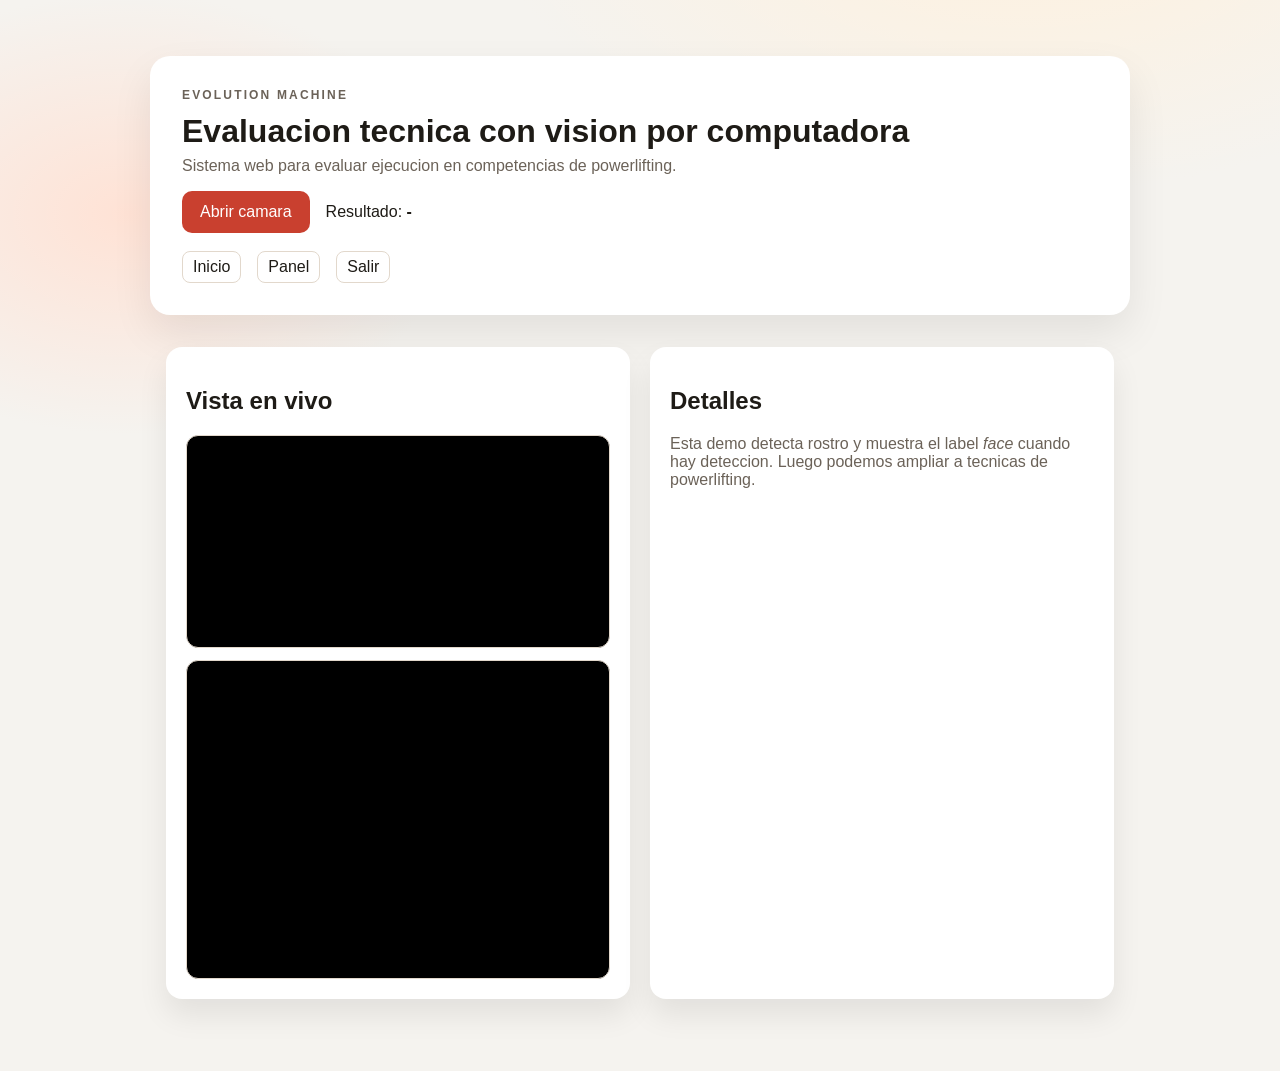
<file: templates/index.html>
<!doctype html>
<html lang="es">
  <head>
    <meta charset="utf-8" />
    <meta name="viewport" content="width=device-width, initial-scale=1" />
    <title>Evolution Machine | Powerlifting Vision</title>
    <link rel="stylesheet" href="/static/css/styles.css" />
  </head>
  <body>
    <header class="hero">
      <div class="hero-inner">
        <div class="brand">Evolution Machine</div>
        <h1>Evaluacion tecnica con vision por computadora</h1>
        <p>
          Sistema web para evaluar ejecucion en competencias de powerlifting.
        </p>
        <div class="actions">
          <button id="startBtn" class="btn-primary">Abrir camara</button>
          <span class="label">Resultado: <strong id="label">-</strong></span>
        </div>
        <nav class="menu">
          <a href="/">Inicio</a>
          <a href="/dashboard">Panel</a>
          <a href="/logout">Salir</a>
        </nav>
      </div>
    </header>

    <main class="content">
      <section class="panel">
        <h2>Vista en vivo</h2>
        <div class="video-grid">
          <video id="video" autoplay playsinline></video>
          <canvas id="canvas" width="320" height="240"></canvas>
        </div>
      </section>

      <section class="panel">
        <h2>Detalles</h2>
        <p>
          Esta demo detecta rostro y muestra el label <em>face</em> cuando hay
          deteccion. Luego podemos ampliar a tecnicas de powerlifting.
        </p>
      </section>
    </main>

    <script src="/static/js/app.js"></script>
  </body>
</html>
</file>
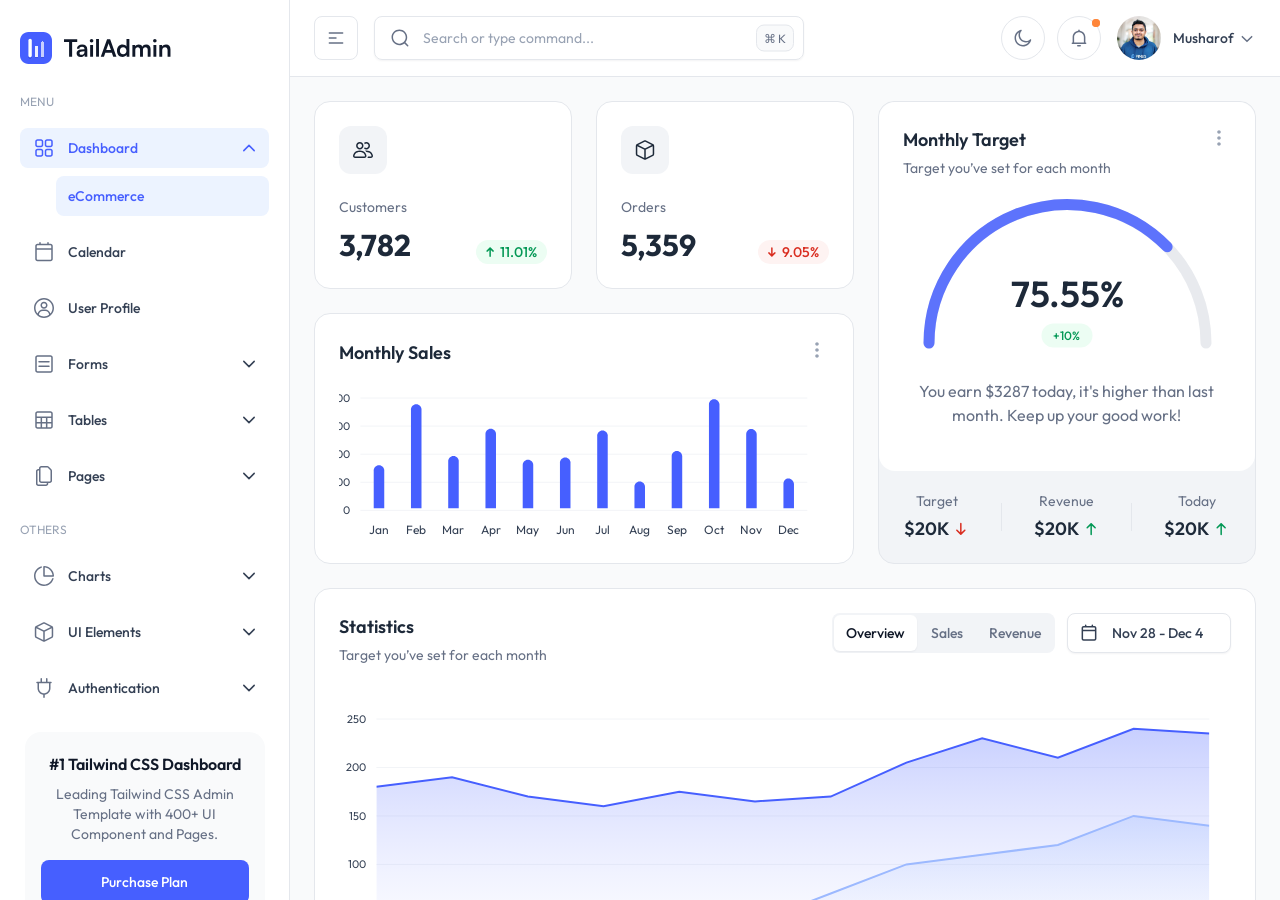
<file: static/tailadmin/index.html>
<!doctype html>
<html lang="en">
  <head>
    <meta charset="UTF-8" />
    <meta
      name="viewport"
      content="width=device-width, user-scalable=no, initial-scale=1.0, maximum-scale=1.0, minimum-scale=1.0"
    />
    <meta http-equiv="X-UA-Compatible" content="ie=edge" />
    <title>
      eCommerce Dashboard | TailAdmin - Tailwind CSS Admin Dashboard Template
    </title>
  <link rel="icon" href="favicon.ico"><link href="style.css" rel="stylesheet"></head>
  <body
    x-data="{ page: 'ecommerce', 'loaded': true, 'darkMode': false, 'stickyMenu': false, 'sidebarToggle': false, 'scrollTop': false }"
    x-init="
         darkMode = JSON.parse(localStorage.getItem('darkMode'));
         $watch('darkMode', value => localStorage.setItem('darkMode', JSON.stringify(value)))"
    :class="{'dark bg-gray-900': darkMode === true}"
  >
    <!-- ===== Preloader Start ===== -->
    <div
  x-show="loaded"
  x-init="window.addEventListener('DOMContentLoaded', () => {setTimeout(() => loaded = false, 500)})"
  class="fixed left-0 top-0 z-999999 flex h-screen w-screen items-center justify-center bg-white dark:bg-black"
>
  <div
    class="h-16 w-16 animate-spin rounded-full border-4 border-solid border-brand-500 border-t-transparent"
  ></div>
</div>

    <!-- ===== Preloader End ===== -->

    <!-- ===== Page Wrapper Start ===== -->
    <div class="flex h-screen overflow-hidden">
      <!-- ===== Sidebar Start ===== -->
      <aside
  :class="sidebarToggle ? 'translate-x-0 lg:w-[90px]' : '-translate-x-full'"
  class="sidebar fixed left-0 top-0 z-9999 flex h-screen w-[290px] flex-col overflow-y-hidden border-r border-gray-200 bg-white px-5 dark:border-gray-800 dark:bg-black lg:static lg:translate-x-0"
>
  <!-- SIDEBAR HEADER -->
  <div
    :class="sidebarToggle ? 'justify-center' : 'justify-between'"
    class="flex items-center gap-2 pt-8 sidebar-header pb-7"
  >
    <a href="index.html">
      <span class="logo" :class="sidebarToggle ? 'hidden' : ''">
        <img class="dark:hidden" src="src/images/logo/logo.svg" alt="Logo" />
        <img
          class="hidden dark:block"
          src="src/images/logo/logo-dark.svg"
          alt="Logo"
        />
      </span>

      <img
        class="logo-icon"
        :class="sidebarToggle ? 'lg:block' : 'hidden'"
        src="src/images/logo/logo-icon.svg"
        alt="Logo"
      />
    </a>
  </div>
  <!-- SIDEBAR HEADER -->

  <div
    class="flex flex-col overflow-y-auto duration-300 ease-linear no-scrollbar"
  >
    <!-- Sidebar Menu -->
    <nav x-data="{selected: $persist('Dashboard')}">
      <!-- Menu Group -->
      <div>
        <h3 class="mb-4 text-xs uppercase leading-[20px] text-gray-400">
          <span
            class="menu-group-title"
            :class="sidebarToggle ? 'lg:hidden' : ''"
          >
            MENU
          </span>

          <svg
            :class="sidebarToggle ? 'lg:block hidden' : 'hidden'"
            class="mx-auto fill-current menu-group-icon"
            width="24"
            height="24"
            viewBox="0 0 24 24"
            fill="none"
            xmlns="http://www.w3.org/2000/svg"
          >
            <path
              fill-rule="evenodd"
              clip-rule="evenodd"
              d="M5.99915 10.2451C6.96564 10.2451 7.74915 11.0286 7.74915 11.9951V12.0051C7.74915 12.9716 6.96564 13.7551 5.99915 13.7551C5.03265 13.7551 4.24915 12.9716 4.24915 12.0051V11.9951C4.24915 11.0286 5.03265 10.2451 5.99915 10.2451ZM17.9991 10.2451C18.9656 10.2451 19.7491 11.0286 19.7491 11.9951V12.0051C19.7491 12.9716 18.9656 13.7551 17.9991 13.7551C17.0326 13.7551 16.2491 12.9716 16.2491 12.0051V11.9951C16.2491 11.0286 17.0326 10.2451 17.9991 10.2451ZM13.7491 11.9951C13.7491 11.0286 12.9656 10.2451 11.9991 10.2451C11.0326 10.2451 10.2491 11.0286 10.2491 11.9951V12.0051C10.2491 12.9716 11.0326 13.7551 11.9991 13.7551C12.9656 13.7551 13.7491 12.9716 13.7491 12.0051V11.9951Z"
              fill=""
            />
          </svg>
        </h3>

        <ul class="flex flex-col gap-4 mb-6">
          <!-- Menu Item Dashboard -->
          <li>
            <a
              href="#"
              @click.prevent="selected = (selected === 'Dashboard' ? '':'Dashboard')"
              class="menu-item group"
              :class=" (selected === 'Dashboard') || (page === 'ecommerce' || page === 'analytics' || page === 'marketing' || page === 'crm' || page === 'stocks') ? 'menu-item-active' : 'menu-item-inactive'"
            >
              <svg
                :class="(selected === 'Dashboard') || (page === 'ecommerce' || page === 'analytics' || page === 'marketing' || page === 'crm' || page === 'stocks') ? 'menu-item-icon-active'  :'menu-item-icon-inactive'"
                width="24"
                height="24"
                viewBox="0 0 24 24"
                fill="none"
                xmlns="http://www.w3.org/2000/svg"
              >
                <path
                  fill-rule="evenodd"
                  clip-rule="evenodd"
                  d="M5.5 3.25C4.25736 3.25 3.25 4.25736 3.25 5.5V8.99998C3.25 10.2426 4.25736 11.25 5.5 11.25H9C10.2426 11.25 11.25 10.2426 11.25 8.99998V5.5C11.25 4.25736 10.2426 3.25 9 3.25H5.5ZM4.75 5.5C4.75 5.08579 5.08579 4.75 5.5 4.75H9C9.41421 4.75 9.75 5.08579 9.75 5.5V8.99998C9.75 9.41419 9.41421 9.74998 9 9.74998H5.5C5.08579 9.74998 4.75 9.41419 4.75 8.99998V5.5ZM5.5 12.75C4.25736 12.75 3.25 13.7574 3.25 15V18.5C3.25 19.7426 4.25736 20.75 5.5 20.75H9C10.2426 20.75 11.25 19.7427 11.25 18.5V15C11.25 13.7574 10.2426 12.75 9 12.75H5.5ZM4.75 15C4.75 14.5858 5.08579 14.25 5.5 14.25H9C9.41421 14.25 9.75 14.5858 9.75 15V18.5C9.75 18.9142 9.41421 19.25 9 19.25H5.5C5.08579 19.25 4.75 18.9142 4.75 18.5V15ZM12.75 5.5C12.75 4.25736 13.7574 3.25 15 3.25H18.5C19.7426 3.25 20.75 4.25736 20.75 5.5V8.99998C20.75 10.2426 19.7426 11.25 18.5 11.25H15C13.7574 11.25 12.75 10.2426 12.75 8.99998V5.5ZM15 4.75C14.5858 4.75 14.25 5.08579 14.25 5.5V8.99998C14.25 9.41419 14.5858 9.74998 15 9.74998H18.5C18.9142 9.74998 19.25 9.41419 19.25 8.99998V5.5C19.25 5.08579 18.9142 4.75 18.5 4.75H15ZM15 12.75C13.7574 12.75 12.75 13.7574 12.75 15V18.5C12.75 19.7426 13.7574 20.75 15 20.75H18.5C19.7426 20.75 20.75 19.7427 20.75 18.5V15C20.75 13.7574 19.7426 12.75 18.5 12.75H15ZM14.25 15C14.25 14.5858 14.5858 14.25 15 14.25H18.5C18.9142 14.25 19.25 14.5858 19.25 15V18.5C19.25 18.9142 18.9142 19.25 18.5 19.25H15C14.5858 19.25 14.25 18.9142 14.25 18.5V15Z"
                  fill=""
                />
              </svg>

              <span
                class="menu-item-text"
                :class="sidebarToggle ? 'lg:hidden' : ''"
              >
                Dashboard
              </span>

              <svg
                class="menu-item-arrow"
                :class="[(selected === 'Dashboard') ? 'menu-item-arrow-active' : 'menu-item-arrow-inactive', sidebarToggle ? 'lg:hidden' : '' ]"
                width="20"
                height="20"
                viewBox="0 0 20 20"
                fill="none"
                xmlns="http://www.w3.org/2000/svg"
              >
                <path
                  d="M4.79175 7.39584L10.0001 12.6042L15.2084 7.39585"
                  stroke=""
                  stroke-width="1.5"
                  stroke-linecap="round"
                  stroke-linejoin="round"
                />
              </svg>
            </a>

            <!-- Dropdown Menu Start -->
            <div
              class="overflow-hidden transform translate"
              :class="(selected === 'Dashboard') ? 'block' :'hidden'"
            >
              <ul
                :class="sidebarToggle ? 'lg:hidden' : 'flex'"
                class="flex flex-col gap-1 mt-2 menu-dropdown pl-9"
              >
                <li>
                  <a
                    href="index.html"
                    class="menu-dropdown-item group"
                    :class="page === 'ecommerce' ? 'menu-dropdown-item-active' : 'menu-dropdown-item-inactive'"
                  >
                    eCommerce
                  </a>
                </li>
              </ul>
            </div>
            <!-- Dropdown Menu End -->
          </li>
          <!-- Menu Item Dashboard -->

          <!-- Menu Item Calendar -->
          <li>
            <a
              href="calendar.html"
              @click="selected = (selected === 'Calendar' ? '':'Calendar')"
              class="menu-item group"
              :class=" (selected === 'Calendar') && (page === 'calendar') ? 'menu-item-active' : 'menu-item-inactive'"
            >
              <svg
                :class="(selected === 'Calendar') && (page === 'calendar') ? 'menu-item-icon-active'  :'menu-item-icon-inactive'"
                width="24"
                height="24"
                viewBox="0 0 24 24"
                fill="none"
                xmlns="http://www.w3.org/2000/svg"
              >
                <path
                  fill-rule="evenodd"
                  clip-rule="evenodd"
                  d="M8 2C8.41421 2 8.75 2.33579 8.75 2.75V3.75H15.25V2.75C15.25 2.33579 15.5858 2 16 2C16.4142 2 16.75 2.33579 16.75 2.75V3.75H18.5C19.7426 3.75 20.75 4.75736 20.75 6V9V19C20.75 20.2426 19.7426 21.25 18.5 21.25H5.5C4.25736 21.25 3.25 20.2426 3.25 19V9V6C3.25 4.75736 4.25736 3.75 5.5 3.75H7.25V2.75C7.25 2.33579 7.58579 2 8 2ZM8 5.25H5.5C5.08579 5.25 4.75 5.58579 4.75 6V8.25H19.25V6C19.25 5.58579 18.9142 5.25 18.5 5.25H16H8ZM19.25 9.75H4.75V19C4.75 19.4142 5.08579 19.75 5.5 19.75H18.5C18.9142 19.75 19.25 19.4142 19.25 19V9.75Z"
                  fill=""
                />
              </svg>

              <span
                class="menu-item-text"
                :class="sidebarToggle ? 'lg:hidden' : ''"
              >
                Calendar
              </span>
            </a>
          </li>
          <!-- Menu Item Calendar -->

          <!-- Menu Item Profile -->
          <li>
            <a
              href="profile.html"
              @click="selected = (selected === 'Profile' ? '':'Profile')"
              class="menu-item group"
              :class=" (selected === 'Profile') && (page === 'profile') ? 'menu-item-active' : 'menu-item-inactive'"
            >
              <svg
                :class="(selected === 'Profile') && (page === 'profile') ?  'menu-item-icon-active'  :'menu-item-icon-inactive'"
                width="24"
                height="24"
                viewBox="0 0 24 24"
                fill="none"
                xmlns="http://www.w3.org/2000/svg"
              >
                <path
                  fill-rule="evenodd"
                  clip-rule="evenodd"
                  d="M12 3.5C7.30558 3.5 3.5 7.30558 3.5 12C3.5 14.1526 4.3002 16.1184 5.61936 17.616C6.17279 15.3096 8.24852 13.5955 10.7246 13.5955H13.2746C15.7509 13.5955 17.8268 15.31 18.38 17.6167C19.6996 16.119 20.5 14.153 20.5 12C20.5 7.30558 16.6944 3.5 12 3.5ZM17.0246 18.8566V18.8455C17.0246 16.7744 15.3457 15.0955 13.2746 15.0955H10.7246C8.65354 15.0955 6.97461 16.7744 6.97461 18.8455V18.856C8.38223 19.8895 10.1198 20.5 12 20.5C13.8798 20.5 15.6171 19.8898 17.0246 18.8566ZM2 12C2 6.47715 6.47715 2 12 2C17.5228 2 22 6.47715 22 12C22 17.5228 17.5228 22 12 22C6.47715 22 2 17.5228 2 12ZM11.9991 7.25C10.8847 7.25 9.98126 8.15342 9.98126 9.26784C9.98126 10.3823 10.8847 11.2857 11.9991 11.2857C13.1135 11.2857 14.0169 10.3823 14.0169 9.26784C14.0169 8.15342 13.1135 7.25 11.9991 7.25ZM8.48126 9.26784C8.48126 7.32499 10.0563 5.75 11.9991 5.75C13.9419 5.75 15.5169 7.32499 15.5169 9.26784C15.5169 11.2107 13.9419 12.7857 11.9991 12.7857C10.0563 12.7857 8.48126 11.2107 8.48126 9.26784Z"
                  fill=""
                />
              </svg>

              <span
                class="menu-item-text"
                :class="sidebarToggle ? 'lg:hidden' : ''"
              >
                User Profile
              </span>
            </a>
          </li>
          <!-- Menu Item Profile -->

          <!-- Menu Item Forms -->
          <li>
            <a
              href="#"
              @click.prevent="selected = (selected === 'Forms' ? '':'Forms')"
              class="menu-item group"
              :class=" (selected === 'Forms') || (page === 'formElements' || page === 'formLayout' || page === 'proFormElements' || page === 'proFormLayout') ? 'menu-item-active' : 'menu-item-inactive'"
            >
              <svg
                :class="(selected === 'Forms') || (page === 'formElements' || page === 'formLayout' || page === 'proFormElements' || page === 'proFormLayout') ? 'menu-item-icon-active'  :'menu-item-icon-inactive'"
                width="24"
                height="24"
                viewBox="0 0 24 24"
                fill="none"
                xmlns="http://www.w3.org/2000/svg"
              >
                <path
                  fill-rule="evenodd"
                  clip-rule="evenodd"
                  d="M5.5 3.25C4.25736 3.25 3.25 4.25736 3.25 5.5V18.5C3.25 19.7426 4.25736 20.75 5.5 20.75H18.5001C19.7427 20.75 20.7501 19.7426 20.7501 18.5V5.5C20.7501 4.25736 19.7427 3.25 18.5001 3.25H5.5ZM4.75 5.5C4.75 5.08579 5.08579 4.75 5.5 4.75H18.5001C18.9143 4.75 19.2501 5.08579 19.2501 5.5V18.5C19.2501 18.9142 18.9143 19.25 18.5001 19.25H5.5C5.08579 19.25 4.75 18.9142 4.75 18.5V5.5ZM6.25005 9.7143C6.25005 9.30008 6.58583 8.9643 7.00005 8.9643L17 8.96429C17.4143 8.96429 17.75 9.30008 17.75 9.71429C17.75 10.1285 17.4143 10.4643 17 10.4643L7.00005 10.4643C6.58583 10.4643 6.25005 10.1285 6.25005 9.7143ZM6.25005 14.2857C6.25005 13.8715 6.58583 13.5357 7.00005 13.5357H17C17.4143 13.5357 17.75 13.8715 17.75 14.2857C17.75 14.6999 17.4143 15.0357 17 15.0357H7.00005C6.58583 15.0357 6.25005 14.6999 6.25005 14.2857Z"
                  fill=""
                />
              </svg>

              <span
                class="menu-item-text"
                :class="sidebarToggle ? 'lg:hidden' : ''"
              >
                Forms
              </span>

              <svg
                class="menu-item-arrow absolute right-2.5 top-1/2 -translate-y-1/2 stroke-current"
                :class="[(selected === 'Forms') ? 'menu-item-arrow-active' : 'menu-item-arrow-inactive', sidebarToggle ? 'lg:hidden' : '' ]"
                width="20"
                height="20"
                viewBox="0 0 20 20"
                fill="none"
                xmlns="http://www.w3.org/2000/svg"
              >
                <path
                  d="M4.79175 7.39584L10.0001 12.6042L15.2084 7.39585"
                  stroke=""
                  stroke-width="1.5"
                  stroke-linecap="round"
                  stroke-linejoin="round"
                />
              </svg>
            </a>

            <!-- Dropdown Menu Start -->
            <div
              class="overflow-hidden transform translate"
              :class="(selected === 'Forms') ? 'block' :'hidden'"
            >
              <ul
                :class="sidebarToggle ? 'lg:hidden' : 'flex'"
                class="flex flex-col gap-1 mt-2 menu-dropdown pl-9"
              >
                <li>
                  <a
                    href="form-elements.html"
                    class="menu-dropdown-item group"
                    :class="page === 'formElements' ? 'menu-dropdown-item-active' : 'menu-dropdown-item-inactive'"
                  >
                    Form Elements
                  </a>
                </li>
              </ul>
            </div>
            <!-- Dropdown Menu End -->
          </li>
          <!-- Menu Item Forms -->

          <!-- Menu Item Tables -->
          <li>
            <a
              href="#"
              @click.prevent="selected = (selected === 'Tables' ? '':'Tables')"
              class="menu-item group"
              :class="(selected === 'Tables') || (page === 'basicTables' || page === 'dataTables') ? 'menu-item-active' : 'menu-item-inactive'"
            >
              <svg
                :class="(selected === 'Tables') || (page === 'basicTables' || page === 'dataTables') ? 'menu-item-icon-active'  :'menu-item-icon-inactive'"
                width="24"
                height="24"
                viewBox="0 0 24 24"
                fill="none"
                xmlns="http://www.w3.org/2000/svg"
              >
                <path
                  fill-rule="evenodd"
                  clip-rule="evenodd"
                  d="M3.25 5.5C3.25 4.25736 4.25736 3.25 5.5 3.25H18.5C19.7426 3.25 20.75 4.25736 20.75 5.5V18.5C20.75 19.7426 19.7426 20.75 18.5 20.75H5.5C4.25736 20.75 3.25 19.7426 3.25 18.5V5.5ZM5.5 4.75C5.08579 4.75 4.75 5.08579 4.75 5.5V8.58325L19.25 8.58325V5.5C19.25 5.08579 18.9142 4.75 18.5 4.75H5.5ZM19.25 10.0833H15.416V13.9165H19.25V10.0833ZM13.916 10.0833L10.083 10.0833V13.9165L13.916 13.9165V10.0833ZM8.58301 10.0833H4.75V13.9165H8.58301V10.0833ZM4.75 18.5V15.4165H8.58301V19.25H5.5C5.08579 19.25 4.75 18.9142 4.75 18.5ZM10.083 19.25V15.4165L13.916 15.4165V19.25H10.083ZM15.416 19.25V15.4165H19.25V18.5C19.25 18.9142 18.9142 19.25 18.5 19.25H15.416Z"
                  fill=""
                />
              </svg>

              <span
                class="menu-item-text"
                :class="sidebarToggle ? 'lg:hidden' : ''"
              >
                Tables
              </span>

              <svg
                class="menu-item-arrow absolute right-2.5 top-1/2 -translate-y-1/2 stroke-current"
                :class="[(selected === 'Tables') ? 'menu-item-arrow-active' : 'menu-item-arrow-inactive', sidebarToggle ? 'lg:hidden' : '' ]"
                width="20"
                height="20"
                viewBox="0 0 20 20"
                fill="none"
                xmlns="http://www.w3.org/2000/svg"
              >
                <path
                  d="M4.79175 7.39584L10.0001 12.6042L15.2084 7.39585"
                  stroke=""
                  stroke-width="1.5"
                  stroke-linecap="round"
                  stroke-linejoin="round"
                />
              </svg>
            </a>

            <!-- Dropdown Menu Start -->
            <div
              class="overflow-hidden transform translate"
              :class="(selected === 'Tables') ? 'block' :'hidden'"
            >
              <ul
                :class="sidebarToggle ? 'lg:hidden' : 'flex'"
                class="flex flex-col gap-1 mt-2 menu-dropdown pl-9"
              >
                <li>
                  <a
                    href="basic-tables.html"
                    class="menu-dropdown-item group"
                    :class="page === 'basicTables' ? 'menu-dropdown-item-active' : 'menu-dropdown-item-inactive'"
                  >
                    Basic Tables
                  </a>
                </li>
              </ul>
            </div>
            <!-- Dropdown Menu End -->
          </li>
          <!-- Menu Item Tables -->

          <!-- Menu Item Pages -->
          <li>
            <a
              href="#"
              @click.prevent="selected = (selected === 'Pages' ? '':'Pages')"
              class="menu-item group"
              :class="(selected === 'Pages') || (page === 'fileManager' || page === 'pricingTables' || page === 'blank' || page === 'page404' || page === 'page500' || page === 'page503' || page === 'success' || page === 'faq' || page === 'comingSoon' || page === 'maintenance') ? 'menu-item-active' : 'menu-item-inactive'"
            >
              <svg
                :class="(selected === 'Pages') || (page === 'fileManager' || page === 'pricingTables' || page === 'blank' || page === 'page404' || page === 'page500' || page === 'page503' || page === 'success' || page === 'faq' || page === 'comingSoon' || page === 'maintenance') ? 'menu-item-icon-active'  :'menu-item-icon-inactive'"
                width="24"
                height="24"
                viewBox="0 0 24 24"
                fill="none"
                xmlns="http://www.w3.org/2000/svg"
              >
                <path
                  fill-rule="evenodd"
                  clip-rule="evenodd"
                  d="M8.50391 4.25C8.50391 3.83579 8.83969 3.5 9.25391 3.5H15.2777C15.4766 3.5 15.6674 3.57902 15.8081 3.71967L18.2807 6.19234C18.4214 6.333 18.5004 6.52376 18.5004 6.72268V16.75C18.5004 17.1642 18.1646 17.5 17.7504 17.5H16.248V17.4993H14.748V17.5H9.25391C8.83969 17.5 8.50391 17.1642 8.50391 16.75V4.25ZM14.748 19H9.25391C8.01126 19 7.00391 17.9926 7.00391 16.75V6.49854H6.24805C5.83383 6.49854 5.49805 6.83432 5.49805 7.24854V19.75C5.49805 20.1642 5.83383 20.5 6.24805 20.5H13.998C14.4123 20.5 14.748 20.1642 14.748 19.75L14.748 19ZM7.00391 4.99854V4.25C7.00391 3.00736 8.01127 2 9.25391 2H15.2777C15.8745 2 16.4468 2.23705 16.8687 2.659L19.3414 5.13168C19.7634 5.55364 20.0004 6.12594 20.0004 6.72268V16.75C20.0004 17.9926 18.9931 19 17.7504 19H16.248L16.248 19.75C16.248 20.9926 15.2407 22 13.998 22H6.24805C5.00541 22 3.99805 20.9926 3.99805 19.75V7.24854C3.99805 6.00589 5.00541 4.99854 6.24805 4.99854H7.00391Z"
                  fill=""
                />
              </svg>

              <span
                class="menu-item-text"
                :class="sidebarToggle ? 'lg:hidden' : ''"
              >
                Pages
              </span>

              <svg
                class="menu-item-arrow absolute right-2.5 top-1/2 -translate-y-1/2 stroke-current"
                :class="[(selected === 'Pages') ? 'menu-item-arrow-active' : 'menu-item-arrow-inactive', sidebarToggle ? 'lg:hidden' : '' ]"
                width="20"
                height="20"
                viewBox="0 0 20 20"
                fill="none"
                xmlns="http://www.w3.org/2000/svg"
              >
                <path
                  d="M4.79175 7.39584L10.0001 12.6042L15.2084 7.39585"
                  stroke=""
                  stroke-width="1.5"
                  stroke-linecap="round"
                  stroke-linejoin="round"
                />
              </svg>
            </a>

            <!-- Dropdown Menu Start -->
            <div
              class="overflow-hidden transform translate"
              :class="(selected === 'Pages') ? 'block' :'hidden'"
            >
              <ul
                :class="sidebarToggle ? 'lg:hidden' : 'flex'"
                class="flex flex-col gap-1 mt-2 menu-dropdown pl-9"
              >
                <li>
                  <a
                    href="blank.html"
                    class="menu-dropdown-item group"
                    :class="page === 'blank' ? 'menu-dropdown-item-active' : 'menu-dropdown-item-inactive'"
                  >
                    Blank Page
                  </a>
                </li>
                <li>
                  <a
                    href="404.html"
                    class="menu-dropdown-item group"
                    :class="page === 'page404' ? 'menu-dropdown-item-active' : 'menu-dropdown-item-inactive'"
                  >
                    404 Error
                  </a>
                </li>
              </ul>
            </div>
            <!-- Dropdown Menu End -->
          </li>
          <!-- Menu Item Pages -->
        </ul>
      </div>

      <!-- Others Group -->
      <div>
        <h3 class="mb-4 text-xs uppercase leading-[20px] text-gray-400">
          <span
            class="menu-group-title"
            :class="sidebarToggle ? 'lg:hidden' : ''"
          >
            others
          </span>

          <svg
            :class="sidebarToggle ? 'lg:block hidden' : 'hidden'"
            class="mx-auto fill-current menu-group-icon"
            width="24"
            height="24"
            viewBox="0 0 24 24"
            fill="none"
            xmlns="http://www.w3.org/2000/svg"
          >
            <path
              fill-rule="evenodd"
              clip-rule="evenodd"
              d="M5.99915 10.2451C6.96564 10.2451 7.74915 11.0286 7.74915 11.9951V12.0051C7.74915 12.9716 6.96564 13.7551 5.99915 13.7551C5.03265 13.7551 4.24915 12.9716 4.24915 12.0051V11.9951C4.24915 11.0286 5.03265 10.2451 5.99915 10.2451ZM17.9991 10.2451C18.9656 10.2451 19.7491 11.0286 19.7491 11.9951V12.0051C19.7491 12.9716 18.9656 13.7551 17.9991 13.7551C17.0326 13.7551 16.2491 12.9716 16.2491 12.0051V11.9951C16.2491 11.0286 17.0326 10.2451 17.9991 10.2451ZM13.7491 11.9951C13.7491 11.0286 12.9656 10.2451 11.9991 10.2451C11.0326 10.2451 10.2491 11.0286 10.2491 11.9951V12.0051C10.2491 12.9716 11.0326 13.7551 11.9991 13.7551C12.9656 13.7551 13.7491 12.9716 13.7491 12.0051V11.9951Z"
              fill=""
            />
          </svg>
        </h3>

        <ul class="flex flex-col gap-4 mb-6">
          <!-- Menu Item Charts -->
          <li>
            <a
              href="#"
              @click.prevent="selected = (selected === 'Charts' ? '':'Charts')"
              class="menu-item group"
              :class="(selected === 'Charts') || (page === 'lineChart' || page === 'barChart' || page === 'pieChart') ? 'menu-item-active' : 'menu-item-inactive'"
            >
              <svg
                :class="(selected === 'Charts') || (page === 'lineChart' || page === 'barChart' || page === 'pieChart') ? 'menu-item-icon-active'  :'menu-item-icon-inactive'"
                width="24"
                height="24"
                viewBox="0 0 24 24"
                fill="none"
                xmlns="http://www.w3.org/2000/svg"
              >
                <path
                  fill-rule="evenodd"
                  clip-rule="evenodd"
                  d="M12 2C11.5858 2 11.25 2.33579 11.25 2.75V12C11.25 12.4142 11.5858 12.75 12 12.75H21.25C21.6642 12.75 22 12.4142 22 12C22 6.47715 17.5228 2 12 2ZM12.75 11.25V3.53263C13.2645 3.57761 13.7659 3.66843 14.25 3.80098V3.80099C15.6929 4.19606 16.9827 4.96184 18.0104 5.98959C19.0382 7.01734 19.8039 8.30707 20.199 9.75C20.3316 10.2341 20.4224 10.7355 20.4674 11.25H12.75ZM2 12C2 7.25083 5.31065 3.27489 9.75 2.25415V3.80099C6.14748 4.78734 3.5 8.0845 3.5 12C3.5 16.6944 7.30558 20.5 12 20.5C15.9155 20.5 19.2127 17.8525 20.199 14.25H21.7459C20.7251 18.6894 16.7492 22 12 22C6.47715 22 2 17.5229 2 12Z"
                  fill=""
                />
              </svg>

              <span
                class="menu-item-text"
                :class="sidebarToggle ? 'lg:hidden' : ''"
              >
                Charts
              </span>

              <svg
                class="menu-item-arrow absolute right-2.5 top-1/2 -translate-y-1/2 stroke-current"
                :class="[(selected === 'Charts') ? 'menu-item-arrow-active' : 'menu-item-arrow-inactive', sidebarToggle ? 'lg:hidden' : '' ]"
                width="20"
                height="20"
                viewBox="0 0 20 20"
                fill="none"
                xmlns="http://www.w3.org/2000/svg"
              >
                <path
                  d="M4.79175 7.39584L10.0001 12.6042L15.2084 7.39585"
                  stroke=""
                  stroke-width="1.5"
                  stroke-linecap="round"
                  stroke-linejoin="round"
                />
              </svg>
            </a>

            <!-- Dropdown Menu Start -->
            <div
              class="overflow-hidden transform translate"
              :class="(selected === 'Charts') ? 'block' :'hidden'"
            >
              <ul
                :class="sidebarToggle ? 'lg:hidden' : 'flex'"
                class="flex flex-col gap-1 mt-2 menu-dropdown pl-9"
              >
                <li>
                  <a
                    href="line-chart.html"
                    class="menu-dropdown-item group"
                    :class="page === 'lineChart' ? 'menu-dropdown-item-active' : 'menu-dropdown-item-inactive'"
                  >
                    Line Chart
                  </a>
                </li>
                <li>
                  <a
                    href="bar-chart.html"
                    class="menu-dropdown-item group"
                    :class="page === 'barChart' ? 'menu-dropdown-item-active' : 'menu-dropdown-item-inactive'"
                  >
                    Bar Chart
                  </a>
                </li>
              </ul>
            </div>
            <!-- Dropdown Menu End -->
          </li>
          <!-- Menu Item Charts -->

          <!-- Menu Item Ui Elements -->
          <li>
            <a
              href="#"
              @click.prevent="selected = (selected === 'UIElements' ? '':'UIElements')"
              class="menu-item group"
              :class="(selected === 'UIElements') || (page === 'alerts' || page === 'avatars' || page === 'badge' || page === 'buttons' || page === 'buttonsGroup' || page === 'cards'|| page === 'carousel' || page === 'dropdowns' || page === 'images' || page === 'list' || page === 'modals' || page === 'videos') ? 'menu-item-active' : 'menu-item-inactive'"
            >
              <svg
                :class="(selected === 'UIElements') || (page === 'alerts' || page === 'avatars' || page === 'badge' || page === 'breadcrumb' || page === 'buttons' || page === 'buttonsGroup' || page === 'cards'|| page === 'carousel' || page === 'dropdowns' || page === 'images' || page === 'list' || page === 'modals' || page === 'notifications' || page === 'popovers' || page === 'progress' || page === 'spinners' || page === 'tooltips' || page === 'videos') ? 'menu-item-icon-active'  :'menu-item-icon-inactive'"
                width="24"
                height="24"
                viewBox="0 0 24 24"
                fill="none"
                xmlns="http://www.w3.org/2000/svg"
              >
                <path
                  fill-rule="evenodd"
                  clip-rule="evenodd"
                  d="M11.665 3.75618C11.8762 3.65061 12.1247 3.65061 12.3358 3.75618L18.7807 6.97853L12.3358 10.2009C12.1247 10.3064 11.8762 10.3064 11.665 10.2009L5.22014 6.97853L11.665 3.75618ZM4.29297 8.19199V16.0946C4.29297 16.3787 4.45347 16.6384 4.70757 16.7654L11.25 20.0365V11.6512C11.1631 11.6205 11.0777 11.5843 10.9942 11.5425L4.29297 8.19199ZM12.75 20.037L19.2933 16.7654C19.5474 16.6384 19.7079 16.3787 19.7079 16.0946V8.19199L13.0066 11.5425C12.9229 11.5844 12.8372 11.6207 12.75 11.6515V20.037ZM13.0066 2.41453C12.3732 2.09783 11.6277 2.09783 10.9942 2.41453L4.03676 5.89316C3.27449 6.27429 2.79297 7.05339 2.79297 7.90563V16.0946C2.79297 16.9468 3.27448 17.7259 4.03676 18.1071L10.9942 21.5857L11.3296 20.9149L10.9942 21.5857C11.6277 21.9024 12.3732 21.9024 13.0066 21.5857L19.9641 18.1071C20.7264 17.7259 21.2079 16.9468 21.2079 16.0946V7.90563C21.2079 7.05339 20.7264 6.27429 19.9641 5.89316L13.0066 2.41453Z"
                  fill=""
                />
              </svg>

              <span
                class="menu-item-text"
                :class="sidebarToggle ? 'lg:hidden' : ''"
              >
                UI Elements
              </span>

              <svg
                class="menu-item-arrow absolute right-2.5 top-1/2 -translate-y-1/2 stroke-current"
                :class="[(selected === 'UIElements') ? 'menu-item-arrow-active' : 'menu-item-arrow-inactive', sidebarToggle ? 'lg:hidden' : '' ]"
                width="20"
                height="20"
                viewBox="0 0 20 20"
                fill="none"
                xmlns="http://www.w3.org/2000/svg"
              >
                <path
                  d="M4.79175 7.39584L10.0001 12.6042L15.2084 7.39585"
                  stroke=""
                  stroke-width="1.5"
                  stroke-linecap="round"
                  stroke-linejoin="round"
                />
              </svg>
            </a>

            <!-- Dropdown Menu Start -->
            <div
              class="overflow-hidden transform translate"
              :class="(selected === 'UIElements') ? 'block' :'hidden'"
            >
              <ul
                :class="sidebarToggle ? 'lg:hidden' : 'flex'"
                class="flex flex-col gap-1 mt-2 menu-dropdown pl-9"
              >
                <li>
                  <a
                    href="alerts.html"
                    class="menu-dropdown-item group"
                    :class="page === 'alerts' ? 'menu-dropdown-item-active' : 'menu-dropdown-item-inactive'"
                  >
                    Alerts
                  </a>
                </li>
                <li>
                  <a
                    href="avatars.html"
                    class="menu-dropdown-item group"
                    :class="page === 'avatars' ? 'menu-dropdown-item-active' : 'menu-dropdown-item-inactive'"
                  >
                    Avatars
                  </a>
                </li>
                <li>
                  <a
                    href="badge.html"
                    class="menu-dropdown-item group"
                    :class="page === 'badge' ? 'menu-dropdown-item-active' : 'menu-dropdown-item-inactive'"
                  >
                    Badges
                  </a>
                </li>
                <li>
                  <a
                    href="buttons.html"
                    class="menu-dropdown-item group"
                    :class="page === 'buttons' ? 'menu-dropdown-item-active' : 'menu-dropdown-item-inactive'"
                  >
                    Buttons
                  </a>
                </li>
                <li>
                  <a
                    href="images.html"
                    class="menu-dropdown-item group"
                    :class="page === 'images' ? 'menu-dropdown-item-active' : 'menu-dropdown-item-inactive'"
                  >
                    Images
                  </a>
                </li>
                <li>
                  <a
                    href="videos.html"
                    class="menu-dropdown-item group"
                    :class="page === 'videos' ? 'menu-dropdown-item-active' : 'menu-dropdown-item-inactive'"
                  >
                    Videos
                  </a>
                </li>
              </ul>
            </div>
            <!-- Dropdown Menu End -->
          </li>
          <!-- Menu Item Ui Elements -->

          <!-- Menu Item Authentication -->
          <li>
            <a
              href="#"
              @click.prevent="selected = (selected === 'Authentication' ? '':'Authentication')"
              class="menu-item group"
              :class="(selected === 'Authentication') || (page === 'basicChart' || page === 'advancedChart') ? 'menu-item-active' : 'menu-item-inactive'"
            >
              <svg
                :class="(selected === 'Authentication') || (page === 'basicChart' || page === 'advancedChart') ? 'menu-item-icon-active'  :'menu-item-icon-inactive'"
                width="24"
                height="24"
                viewBox="0 0 24 24"
                fill="none"
                xmlns="http://www.w3.org/2000/svg"
              >
                <path
                  fill-rule="evenodd"
                  clip-rule="evenodd"
                  d="M14 2.75C14 2.33579 14.3358 2 14.75 2C15.1642 2 15.5 2.33579 15.5 2.75V5.73291L17.75 5.73291H19C19.4142 5.73291 19.75 6.0687 19.75 6.48291C19.75 6.89712 19.4142 7.23291 19 7.23291H18.5L18.5 12.2329C18.5 15.5691 15.9866 18.3183 12.75 18.6901V21.25C12.75 21.6642 12.4142 22 12 22C11.5858 22 11.25 21.6642 11.25 21.25V18.6901C8.01342 18.3183 5.5 15.5691 5.5 12.2329L5.5 7.23291H5C4.58579 7.23291 4.25 6.89712 4.25 6.48291C4.25 6.0687 4.58579 5.73291 5 5.73291L6.25 5.73291L8.5 5.73291L8.5 2.75C8.5 2.33579 8.83579 2 9.25 2C9.66421 2 10 2.33579 10 2.75L10 5.73291L14 5.73291V2.75ZM7 7.23291L7 12.2329C7 14.9943 9.23858 17.2329 12 17.2329C14.7614 17.2329 17 14.9943 17 12.2329L17 7.23291L7 7.23291Z"
                  fill=""
                />
              </svg>

              <span
                class="menu-item-text"
                :class="sidebarToggle ? 'lg:hidden' : ''"
              >
                Authentication
              </span>

              <svg
                class="menu-item-arrow absolute right-2.5 top-1/2 -translate-y-1/2 stroke-current"
                :class="[(selected === 'Authentication') ? 'menu-item-arrow-active' : 'menu-item-arrow-inactive', sidebarToggle ? 'lg:hidden' : '' ]"
                width="20"
                height="20"
                viewBox="0 0 20 20"
                fill="none"
                xmlns="http://www.w3.org/2000/svg"
              >
                <path
                  d="M4.79175 7.39584L10.0001 12.6042L15.2084 7.39585"
                  stroke=""
                  stroke-width="1.5"
                  stroke-linecap="round"
                  stroke-linejoin="round"
                />
              </svg>
            </a>

            <!-- Dropdown Menu Start -->
            <div
              class="overflow-hidden transform translate"
              :class="(selected === 'Authentication') ? 'block' :'hidden'"
            >
              <ul
                :class="sidebarToggle ? 'lg:hidden' : 'flex'"
                class="flex flex-col gap-1 mt-2 menu-dropdown pl-9"
              >
                <li>
                  <a
                    href="signin.html"
                    class="menu-dropdown-item group"
                    :class="page === 'signin' ? 'menu-dropdown-item-active' : 'menu-dropdown-item-inactive'"
                  >
                    Sign In
                  </a>
                </li>
                <li>
                  <a
                    href="signup.html"
                    class="menu-dropdown-item group"
                    :class="page === 'signup' ? 'menu-dropdown-item-active' : 'menu-dropdown-item-inactive'"
                  >
                    Sign Up
                  </a>
                </li>
              </ul>
            </div>
            <!-- Dropdown Menu End -->
          </li>
          <!-- Menu Item Authentication -->
        </ul>
      </div>
    </nav>
    <!-- Sidebar Menu -->

    <!-- Promo Box -->
    <div
      :class="sidebarToggle ? 'lg:hidden' : ''"
      class="mx-auto mb-10 w-full max-w-60 rounded-2xl bg-gray-50 px-4 py-5 text-center dark:bg-white/[0.03]"
    >
      <h3 class="mb-2 font-semibold text-gray-900 dark:text-white">
        #1 Tailwind CSS Dashboard
      </h3>
      <p class="mb-4 text-gray-500 text-theme-sm dark:text-gray-400">
        Leading Tailwind CSS Admin Template with 400+ UI Component and Pages.
      </p>
      <a
        href="https://tailadmin.com/pricing"
        target="_blank"
        rel="nofollow"
        class="flex items-center justify-center p-3 font-medium text-white rounded-lg bg-brand-500 text-theme-sm hover:bg-brand-600"
      >
        Purchase Plan
      </a>
    </div>
    <!-- Promo Box -->
  </div>
</aside>

      <!-- ===== Sidebar End ===== -->

      <!-- ===== Content Area Start ===== -->
      <div
        class="relative flex flex-col flex-1 overflow-x-hidden overflow-y-auto"
      >
        <!-- Small Device Overlay Start -->
        <div
  @click="sidebarToggle = false"
  :class="sidebarToggle ? 'block lg:hidden' : 'hidden'"
  class="fixed w-full h-screen z-9 bg-gray-900/50"
></div>
<!-- Small Device Overlay End -->

        <!-- ===== Header Start ===== -->
        <header
  x-data="{menuToggle: false}"
  class="sticky top-0 z-99999 flex w-full border-gray-200 bg-white lg:border-b dark:border-gray-800 dark:bg-gray-900"
>
  <div
    class="flex grow flex-col items-center justify-between lg:flex-row lg:px-6"
  >
    <div
      class="flex w-full items-center justify-between gap-2 border-b border-gray-200 px-3 py-3 sm:gap-4 lg:justify-normal lg:border-b-0 lg:px-0 lg:py-4 dark:border-gray-800"
    >
      <!-- Hamburger Toggle BTN -->
      <button
        :class="sidebarToggle ? 'lg:bg-transparent dark:lg:bg-transparent bg-gray-100 dark:bg-gray-800' : ''"
        class="z-99999 flex h-10 w-10 items-center justify-center rounded-lg border-gray-200 text-gray-500 lg:h-11 lg:w-11 lg:border dark:border-gray-800 dark:text-gray-400"
        @click.stop="sidebarToggle = !sidebarToggle"
      >
        <svg
          class="hidden fill-current lg:block"
          width="16"
          height="12"
          viewBox="0 0 16 12"
          fill="none"
          xmlns="http://www.w3.org/2000/svg"
        >
          <path
            fill-rule="evenodd"
            clip-rule="evenodd"
            d="M0.583252 1C0.583252 0.585788 0.919038 0.25 1.33325 0.25H14.6666C15.0808 0.25 15.4166 0.585786 15.4166 1C15.4166 1.41421 15.0808 1.75 14.6666 1.75L1.33325 1.75C0.919038 1.75 0.583252 1.41422 0.583252 1ZM0.583252 11C0.583252 10.5858 0.919038 10.25 1.33325 10.25L14.6666 10.25C15.0808 10.25 15.4166 10.5858 15.4166 11C15.4166 11.4142 15.0808 11.75 14.6666 11.75L1.33325 11.75C0.919038 11.75 0.583252 11.4142 0.583252 11ZM1.33325 5.25C0.919038 5.25 0.583252 5.58579 0.583252 6C0.583252 6.41421 0.919038 6.75 1.33325 6.75L7.99992 6.75C8.41413 6.75 8.74992 6.41421 8.74992 6C8.74992 5.58579 8.41413 5.25 7.99992 5.25L1.33325 5.25Z"
            fill=""
          />
        </svg>

        <svg
          :class="sidebarToggle ? 'hidden' : 'block lg:hidden'"
          class="fill-current lg:hidden"
          width="24"
          height="24"
          viewBox="0 0 24 24"
          fill="none"
          xmlns="http://www.w3.org/2000/svg"
        >
          <path
            fill-rule="evenodd"
            clip-rule="evenodd"
            d="M3.25 6C3.25 5.58579 3.58579 5.25 4 5.25L20 5.25C20.4142 5.25 20.75 5.58579 20.75 6C20.75 6.41421 20.4142 6.75 20 6.75L4 6.75C3.58579 6.75 3.25 6.41422 3.25 6ZM3.25 18C3.25 17.5858 3.58579 17.25 4 17.25L20 17.25C20.4142 17.25 20.75 17.5858 20.75 18C20.75 18.4142 20.4142 18.75 20 18.75L4 18.75C3.58579 18.75 3.25 18.4142 3.25 18ZM4 11.25C3.58579 11.25 3.25 11.5858 3.25 12C3.25 12.4142 3.58579 12.75 4 12.75L12 12.75C12.4142 12.75 12.75 12.4142 12.75 12C12.75 11.5858 12.4142 11.25 12 11.25L4 11.25Z"
            fill=""
          />
        </svg>

        <!-- cross icon -->
        <svg
          :class="sidebarToggle ? 'block lg:hidden' : 'hidden'"
          class="fill-current"
          width="24"
          height="24"
          viewBox="0 0 24 24"
          fill="none"
          xmlns="http://www.w3.org/2000/svg"
        >
          <path
            fill-rule="evenodd"
            clip-rule="evenodd"
            d="M6.21967 7.28131C5.92678 6.98841 5.92678 6.51354 6.21967 6.22065C6.51256 5.92775 6.98744 5.92775 7.28033 6.22065L11.999 10.9393L16.7176 6.22078C17.0105 5.92789 17.4854 5.92788 17.7782 6.22078C18.0711 6.51367 18.0711 6.98855 17.7782 7.28144L13.0597 12L17.7782 16.7186C18.0711 17.0115 18.0711 17.4863 17.7782 17.7792C17.4854 18.0721 17.0105 18.0721 16.7176 17.7792L11.999 13.0607L7.28033 17.7794C6.98744 18.0722 6.51256 18.0722 6.21967 17.7794C5.92678 17.4865 5.92678 17.0116 6.21967 16.7187L10.9384 12L6.21967 7.28131Z"
            fill=""
          />
        </svg>
      </button>
      <!-- Hamburger Toggle BTN -->

      <a href="index.html" class="lg:hidden">
        <img class="dark:hidden" src="src/images/logo/logo.svg" alt="Logo" />
        <img
          class="hidden dark:block"
          src="src/images/logo/logo-dark.svg"
          alt="Logo"
        />
      </a>

      <!-- Application nav menu button -->
      <button
        class="z-99999 flex h-10 w-10 items-center justify-center rounded-lg text-gray-700 hover:bg-gray-100 lg:hidden dark:text-gray-400 dark:hover:bg-gray-800"
        :class="menuToggle ? 'bg-gray-100 dark:bg-gray-800' : ''"
        @click.stop="menuToggle = !menuToggle"
      >
        <svg
          class="fill-current"
          width="24"
          height="24"
          viewBox="0 0 24 24"
          fill="none"
          xmlns="http://www.w3.org/2000/svg"
        >
          <path
            fill-rule="evenodd"
            clip-rule="evenodd"
            d="M5.99902 10.4951C6.82745 10.4951 7.49902 11.1667 7.49902 11.9951V12.0051C7.49902 12.8335 6.82745 13.5051 5.99902 13.5051C5.1706 13.5051 4.49902 12.8335 4.49902 12.0051V11.9951C4.49902 11.1667 5.1706 10.4951 5.99902 10.4951ZM17.999 10.4951C18.8275 10.4951 19.499 11.1667 19.499 11.9951V12.0051C19.499 12.8335 18.8275 13.5051 17.999 13.5051C17.1706 13.5051 16.499 12.8335 16.499 12.0051V11.9951C16.499 11.1667 17.1706 10.4951 17.999 10.4951ZM13.499 11.9951C13.499 11.1667 12.8275 10.4951 11.999 10.4951C11.1706 10.4951 10.499 11.1667 10.499 11.9951V12.0051C10.499 12.8335 11.1706 13.5051 11.999 13.5051C12.8275 13.5051 13.499 12.8335 13.499 12.0051V11.9951Z"
            fill=""
          />
        </svg>
      </button>
      <!-- Application nav menu button -->

      <div class="hidden lg:block">
        <form>
          <div class="relative">
            <span class="absolute top-1/2 left-4 -translate-y-1/2">
              <svg
                class="fill-gray-500 dark:fill-gray-400"
                width="20"
                height="20"
                viewBox="0 0 20 20"
                fill="none"
                xmlns="http://www.w3.org/2000/svg"
              >
                <path
                  fill-rule="evenodd"
                  clip-rule="evenodd"
                  d="M3.04175 9.37363C3.04175 5.87693 5.87711 3.04199 9.37508 3.04199C12.8731 3.04199 15.7084 5.87693 15.7084 9.37363C15.7084 12.8703 12.8731 15.7053 9.37508 15.7053C5.87711 15.7053 3.04175 12.8703 3.04175 9.37363ZM9.37508 1.54199C5.04902 1.54199 1.54175 5.04817 1.54175 9.37363C1.54175 13.6991 5.04902 17.2053 9.37508 17.2053C11.2674 17.2053 13.003 16.5344 14.357 15.4176L17.177 18.238C17.4699 18.5309 17.9448 18.5309 18.2377 18.238C18.5306 17.9451 18.5306 17.4703 18.2377 17.1774L15.418 14.3573C16.5365 13.0033 17.2084 11.2669 17.2084 9.37363C17.2084 5.04817 13.7011 1.54199 9.37508 1.54199Z"
                  fill=""
                />
              </svg>
            </span>
            <input
              type="text"
              placeholder="Search or type command..."
              id="search-input"
              class="dark:bg-dark-900 shadow-theme-xs focus:border-brand-300 focus:ring-brand-500/10 dark:focus:border-brand-800 h-11 w-full rounded-lg border border-gray-200 bg-transparent py-2.5 pr-14 pl-12 text-sm text-gray-800 placeholder:text-gray-400 focus:ring-3 focus:outline-hidden xl:w-[430px] dark:border-gray-800 dark:bg-gray-900 dark:bg-white/[0.03] dark:text-white/90 dark:placeholder:text-white/30"
            />

            <button
              id="search-button"
              class="absolute top-1/2 right-2.5 inline-flex -translate-y-1/2 items-center gap-0.5 rounded-lg border border-gray-200 bg-gray-50 px-[7px] py-[4.5px] text-xs -tracking-[0.2px] text-gray-500 dark:border-gray-800 dark:bg-white/[0.03] dark:text-gray-400"
            >
              <span> ⌘ </span>
              <span> K </span>
            </button>
          </div>
        </form>
      </div>
    </div>

    <div
      :class="menuToggle ? 'flex' : 'hidden'"
      class="shadow-theme-md w-full items-center justify-between gap-4 px-5 py-4 lg:flex lg:justify-end lg:px-0 lg:shadow-none"
    >
      <div class="2xsm:gap-3 flex items-center gap-2">
        <!-- Dark Mode Toggler -->
        <button
          class="hover:text-dark-900 relative flex h-11 w-11 items-center justify-center rounded-full border border-gray-200 bg-white text-gray-500 transition-colors hover:bg-gray-100 hover:text-gray-700 dark:border-gray-800 dark:bg-gray-900 dark:text-gray-400 dark:hover:bg-gray-800 dark:hover:text-white"
          @click.prevent="darkMode = !darkMode"
        >
          <svg
            class="hidden dark:block"
            width="20"
            height="20"
            viewBox="0 0 20 20"
            fill="none"
            xmlns="http://www.w3.org/2000/svg"
          >
            <path
              fill-rule="evenodd"
              clip-rule="evenodd"
              d="M9.99998 1.5415C10.4142 1.5415 10.75 1.87729 10.75 2.2915V3.5415C10.75 3.95572 10.4142 4.2915 9.99998 4.2915C9.58577 4.2915 9.24998 3.95572 9.24998 3.5415V2.2915C9.24998 1.87729 9.58577 1.5415 9.99998 1.5415ZM10.0009 6.79327C8.22978 6.79327 6.79402 8.22904 6.79402 10.0001C6.79402 11.7712 8.22978 13.207 10.0009 13.207C11.772 13.207 13.2078 11.7712 13.2078 10.0001C13.2078 8.22904 11.772 6.79327 10.0009 6.79327ZM5.29402 10.0001C5.29402 7.40061 7.40135 5.29327 10.0009 5.29327C12.6004 5.29327 14.7078 7.40061 14.7078 10.0001C14.7078 12.5997 12.6004 14.707 10.0009 14.707C7.40135 14.707 5.29402 12.5997 5.29402 10.0001ZM15.9813 5.08035C16.2742 4.78746 16.2742 4.31258 15.9813 4.01969C15.6884 3.7268 15.2135 3.7268 14.9207 4.01969L14.0368 4.90357C13.7439 5.19647 13.7439 5.67134 14.0368 5.96423C14.3297 6.25713 14.8045 6.25713 15.0974 5.96423L15.9813 5.08035ZM18.4577 10.0001C18.4577 10.4143 18.1219 10.7501 17.7077 10.7501H16.4577C16.0435 10.7501 15.7077 10.4143 15.7077 10.0001C15.7077 9.58592 16.0435 9.25013 16.4577 9.25013H17.7077C18.1219 9.25013 18.4577 9.58592 18.4577 10.0001ZM14.9207 15.9806C15.2135 16.2735 15.6884 16.2735 15.9813 15.9806C16.2742 15.6877 16.2742 15.2128 15.9813 14.9199L15.0974 14.036C14.8045 13.7431 14.3297 13.7431 14.0368 14.036C13.7439 14.3289 13.7439 14.8038 14.0368 15.0967L14.9207 15.9806ZM9.99998 15.7088C10.4142 15.7088 10.75 16.0445 10.75 16.4588V17.7088C10.75 18.123 10.4142 18.4588 9.99998 18.4588C9.58577 18.4588 9.24998 18.123 9.24998 17.7088V16.4588C9.24998 16.0445 9.58577 15.7088 9.99998 15.7088ZM5.96356 15.0972C6.25646 14.8043 6.25646 14.3295 5.96356 14.0366C5.67067 13.7437 5.1958 13.7437 4.9029 14.0366L4.01902 14.9204C3.72613 15.2133 3.72613 15.6882 4.01902 15.9811C4.31191 16.274 4.78679 16.274 5.07968 15.9811L5.96356 15.0972ZM4.29224 10.0001C4.29224 10.4143 3.95645 10.7501 3.54224 10.7501H2.29224C1.87802 10.7501 1.54224 10.4143 1.54224 10.0001C1.54224 9.58592 1.87802 9.25013 2.29224 9.25013H3.54224C3.95645 9.25013 4.29224 9.58592 4.29224 10.0001ZM4.9029 5.9637C5.1958 6.25659 5.67067 6.25659 5.96356 5.9637C6.25646 5.6708 6.25646 5.19593 5.96356 4.90303L5.07968 4.01915C4.78679 3.72626 4.31191 3.72626 4.01902 4.01915C3.72613 4.31204 3.72613 4.78692 4.01902 5.07981L4.9029 5.9637Z"
              fill="currentColor"
            />
          </svg>
          <svg
            class="dark:hidden"
            width="20"
            height="20"
            viewBox="0 0 20 20"
            fill="none"
            xmlns="http://www.w3.org/2000/svg"
          >
            <path
              d="M17.4547 11.97L18.1799 12.1611C18.265 11.8383 18.1265 11.4982 17.8401 11.3266C17.5538 11.1551 17.1885 11.1934 16.944 11.4207L17.4547 11.97ZM8.0306 2.5459L8.57989 3.05657C8.80718 2.81209 8.84554 2.44682 8.67398 2.16046C8.50243 1.8741 8.16227 1.73559 7.83948 1.82066L8.0306 2.5459ZM12.9154 13.0035C9.64678 13.0035 6.99707 10.3538 6.99707 7.08524H5.49707C5.49707 11.1823 8.81835 14.5035 12.9154 14.5035V13.0035ZM16.944 11.4207C15.8869 12.4035 14.4721 13.0035 12.9154 13.0035V14.5035C14.8657 14.5035 16.6418 13.7499 17.9654 12.5193L16.944 11.4207ZM16.7295 11.7789C15.9437 14.7607 13.2277 16.9586 10.0003 16.9586V18.4586C13.9257 18.4586 17.2249 15.7853 18.1799 12.1611L16.7295 11.7789ZM10.0003 16.9586C6.15734 16.9586 3.04199 13.8433 3.04199 10.0003H1.54199C1.54199 14.6717 5.32892 18.4586 10.0003 18.4586V16.9586ZM3.04199 10.0003C3.04199 6.77289 5.23988 4.05695 8.22173 3.27114L7.83948 1.82066C4.21532 2.77574 1.54199 6.07486 1.54199 10.0003H3.04199ZM6.99707 7.08524C6.99707 5.52854 7.5971 4.11366 8.57989 3.05657L7.48132 2.03522C6.25073 3.35885 5.49707 5.13487 5.49707 7.08524H6.99707Z"
              fill="currentColor"
            />
          </svg>
        </button>
        <!-- Dark Mode Toggler -->

        <!-- Notification Menu Area -->
        <div
          class="relative"
          x-data="{ dropdownOpen: false, notifying: true }"
          @click.outside="dropdownOpen = false"
        >
          <button
            class="hover:text-dark-900 relative flex h-11 w-11 items-center justify-center rounded-full border border-gray-200 bg-white text-gray-500 transition-colors hover:bg-gray-100 hover:text-gray-700 dark:border-gray-800 dark:bg-gray-900 dark:text-gray-400 dark:hover:bg-gray-800 dark:hover:text-white"
            @click.prevent="dropdownOpen = ! dropdownOpen; notifying = false"
          >
            <span
              :class="!notifying ? 'hidden' : 'flex'"
              class="absolute top-0.5 right-0 z-1 h-2 w-2 rounded-full bg-orange-400"
            >
              <span
                class="absolute -z-1 inline-flex h-full w-full animate-ping rounded-full bg-orange-400 opacity-75"
              ></span>
            </span>
            <svg
              class="fill-current"
              width="20"
              height="20"
              viewBox="0 0 20 20"
              fill="none"
              xmlns="http://www.w3.org/2000/svg"
            >
              <path
                fill-rule="evenodd"
                clip-rule="evenodd"
                d="M10.75 2.29248C10.75 1.87827 10.4143 1.54248 10 1.54248C9.58583 1.54248 9.25004 1.87827 9.25004 2.29248V2.83613C6.08266 3.20733 3.62504 5.9004 3.62504 9.16748V14.4591H3.33337C2.91916 14.4591 2.58337 14.7949 2.58337 15.2091C2.58337 15.6234 2.91916 15.9591 3.33337 15.9591H4.37504H15.625H16.6667C17.0809 15.9591 17.4167 15.6234 17.4167 15.2091C17.4167 14.7949 17.0809 14.4591 16.6667 14.4591H16.375V9.16748C16.375 5.9004 13.9174 3.20733 10.75 2.83613V2.29248ZM14.875 14.4591V9.16748C14.875 6.47509 12.6924 4.29248 10 4.29248C7.30765 4.29248 5.12504 6.47509 5.12504 9.16748V14.4591H14.875ZM8.00004 17.7085C8.00004 18.1228 8.33583 18.4585 8.75004 18.4585H11.25C11.6643 18.4585 12 18.1228 12 17.7085C12 17.2943 11.6643 16.9585 11.25 16.9585H8.75004C8.33583 16.9585 8.00004 17.2943 8.00004 17.7085Z"
                fill=""
              />
            </svg>
          </button>

          <!-- Dropdown Start -->
          <div
            x-show="dropdownOpen"
            class="shadow-theme-lg dark:bg-gray-dark absolute -right-[240px] mt-[17px] flex h-[480px] w-[350px] flex-col rounded-2xl border border-gray-200 bg-white p-3 sm:w-[361px] lg:right-0 dark:border-gray-800"
          >
            <div
              class="mb-3 flex items-center justify-between border-b border-gray-100 pb-3 dark:border-gray-800"
            >
              <h5
                class="text-lg font-semibold text-gray-800 dark:text-white/90"
              >
                Notification
              </h5>

              <button
                @click="dropdownOpen = false"
                class="text-gray-500 dark:text-gray-400"
              >
                <svg
                  class="fill-current"
                  width="24"
                  height="24"
                  viewBox="0 0 24 24"
                  fill="none"
                  xmlns="http://www.w3.org/2000/svg"
                >
                  <path
                    fill-rule="evenodd"
                    clip-rule="evenodd"
                    d="M6.21967 7.28131C5.92678 6.98841 5.92678 6.51354 6.21967 6.22065C6.51256 5.92775 6.98744 5.92775 7.28033 6.22065L11.999 10.9393L16.7176 6.22078C17.0105 5.92789 17.4854 5.92788 17.7782 6.22078C18.0711 6.51367 18.0711 6.98855 17.7782 7.28144L13.0597 12L17.7782 16.7186C18.0711 17.0115 18.0711 17.4863 17.7782 17.7792C17.4854 18.0721 17.0105 18.0721 16.7176 17.7792L11.999 13.0607L7.28033 17.7794C6.98744 18.0722 6.51256 18.0722 6.21967 17.7794C5.92678 17.4865 5.92678 17.0116 6.21967 16.7187L10.9384 12L6.21967 7.28131Z"
                    fill=""
                  />
                </svg>
              </button>
            </div>

            <ul class="custom-scrollbar flex h-auto flex-col overflow-y-auto">
              <li>
                <a
                  class="flex gap-3 rounded-lg border-b border-gray-100 p-3 px-4.5 py-3 hover:bg-gray-100 dark:border-gray-800 dark:hover:bg-white/5"
                  href="#"
                >
                  <span
                    class="relative z-1 block h-10 w-full max-w-10 rounded-full"
                  >
                    <img
                      src="src/images/user/user-02.jpg"
                      alt="User"
                      class="overflow-hidden rounded-full"
                    />
                    <span
                      class="bg-success-500 absolute right-0 bottom-0 z-10 h-2.5 w-full max-w-2.5 rounded-full border-[1.5px] border-white dark:border-gray-900"
                    ></span>
                  </span>

                  <span class="block">
                    <span
                      class="text-theme-sm mb-1.5 block text-gray-500 dark:text-gray-400"
                    >
                      <span class="font-medium text-gray-800 dark:text-white/90"
                        >Terry Franci</span
                      >
                      requests permission to change
                      <span class="font-medium text-gray-800 dark:text-white/90"
                        >Project - Nganter App</span
                      >
                    </span>

                    <span
                      class="text-theme-xs flex items-center gap-2 text-gray-500 dark:text-gray-400"
                    >
                      <span>Project</span>
                      <span class="h-1 w-1 rounded-full bg-gray-400"></span>
                      <span>5 min ago</span>
                    </span>
                  </span>
                </a>
              </li>

              <li>
                <a
                  class="flex gap-3 rounded-lg border-b border-gray-100 p-3 px-4.5 py-3 hover:bg-gray-100 dark:border-gray-800 dark:hover:bg-white/5"
                  href="#"
                >
                  <span
                    class="relative z-1 block h-10 w-full max-w-10 rounded-full"
                  >
                    <img
                      src="src/images/user/user-03.jpg"
                      alt="User"
                      class="overflow-hidden rounded-full"
                    />
                    <span
                      class="bg-success-500 absolute right-0 bottom-0 z-10 h-2.5 w-full max-w-2.5 rounded-full border-[1.5px] border-white dark:border-gray-900"
                    ></span>
                  </span>

                  <span class="block">
                    <span
                      class="text-theme-sm mb-1.5 block text-gray-500 dark:text-gray-400"
                    >
                      <span class="font-medium text-gray-800 dark:text-white/90"
                        >Alena Franci</span
                      >
                      requests permission to change
                      <span class="font-medium text-gray-800 dark:text-white/90"
                        >Project - Nganter App</span
                      >
                    </span>

                    <span
                      class="text-theme-xs flex items-center gap-2 text-gray-500 dark:text-gray-400"
                    >
                      <span>Project</span>
                      <span class="h-1 w-1 rounded-full bg-gray-400"></span>
                      <span>8 min ago</span>
                    </span>
                  </span>
                </a>
              </li>

              <li>
                <a
                  class="flex gap-3 rounded-lg border-b border-gray-100 p-3 px-4.5 py-3 hover:bg-gray-100 dark:border-gray-800 dark:hover:bg-white/5"
                  href="#"
                >
                  <span
                    class="relative z-1 block h-10 w-full max-w-10 rounded-full"
                  >
                    <img
                      src="src/images/user/user-04.jpg"
                      alt="User"
                      class="overflow-hidden rounded-full"
                    />
                    <span
                      class="bg-success-500 absolute right-0 bottom-0 z-10 h-2.5 w-full max-w-2.5 rounded-full border-[1.5px] border-white dark:border-gray-900"
                    ></span>
                  </span>

                  <span class="block">
                    <span
                      class="text-theme-sm mb-1.5 block text-gray-500 dark:text-gray-400"
                    >
                      <span class="font-medium text-gray-800 dark:text-white/90"
                        >Jocelyn Kenter</span
                      >
                      requests permission to change
                      <span class="font-medium text-gray-800 dark:text-white/90"
                        >Project - Nganter App</span
                      >
                    </span>

                    <span
                      class="text-theme-xs flex items-center gap-2 text-gray-500 dark:text-gray-400"
                    >
                      <span>Project</span>
                      <span class="h-1 w-1 rounded-full bg-gray-400"></span>
                      <span>15 min ago</span>
                    </span>
                  </span>
                </a>
              </li>

              <li>
                <a
                  class="flex gap-3 rounded-lg border-b border-gray-100 p-3 px-4.5 py-3 hover:bg-gray-100 dark:border-gray-800 dark:hover:bg-white/5"
                  href="#"
                >
                  <span
                    class="relative z-1 block h-10 w-full max-w-10 rounded-full"
                  >
                    <img
                      src="src/images/user/user-05.jpg"
                      alt="User"
                      class="overflow-hidden rounded-full"
                    />
                    <span
                      class="bg-error-500 absolute right-0 bottom-0 z-10 h-2.5 w-full max-w-2.5 rounded-full border-[1.5px] border-white dark:border-gray-900"
                    ></span>
                  </span>

                  <span class="block">
                    <span
                      class="text-theme-sm mb-1.5 block text-gray-500 dark:text-gray-400"
                    >
                      <span class="font-medium text-gray-800 dark:text-white/90"
                        >Brandon Philips</span
                      >
                      requests permission to change
                      <span class="font-medium text-gray-800 dark:text-white/90"
                        >Project - Nganter App</span
                      >
                    </span>

                    <span
                      class="text-theme-xs flex items-center gap-2 text-gray-500 dark:text-gray-400"
                    >
                      <span>Project</span>
                      <span class="h-1 w-1 rounded-full bg-gray-400"></span>
                      <span>1 hr ago</span>
                    </span>
                  </span>
                </a>
              </li>

              <li>
                <a
                  class="flex gap-3 rounded-lg border-b border-gray-100 p-3 px-4.5 py-3 hover:bg-gray-100 dark:border-gray-800 dark:hover:bg-white/5"
                  href="#"
                >
                  <span
                    class="relative z-1 block h-10 w-full max-w-10 rounded-full"
                  >
                    <img
                      src="src/images/user/user-02.jpg"
                      alt="User"
                      class="overflow-hidden rounded-full"
                    />
                    <span
                      class="bg-success-500 absolute right-0 bottom-0 z-10 h-2.5 w-full max-w-2.5 rounded-full border-[1.5px] border-white dark:border-gray-900"
                    ></span>
                  </span>

                  <span class="block">
                    <span
                      class="text-theme-sm mb-1.5 block text-gray-500 dark:text-gray-400"
                    >
                      <span class="font-medium text-gray-800 dark:text-white/90"
                        >Terry Franci</span
                      >
                      requests permission to change
                      <span class="font-medium text-gray-800 dark:text-white/90"
                        >Project - Nganter App</span
                      >
                    </span>

                    <span
                      class="text-theme-xs flex items-center gap-2 text-gray-500 dark:text-gray-400"
                    >
                      <span>Project</span>
                      <span class="h-1 w-1 rounded-full bg-gray-400"></span>
                      <span>5 min ago</span>
                    </span>
                  </span>
                </a>
              </li>

              <li>
                <a
                  class="flex gap-3 rounded-lg border-b border-gray-100 p-3 px-4.5 py-3 hover:bg-gray-100 dark:border-gray-800 dark:hover:bg-white/5"
                  href="#"
                >
                  <span
                    class="relative z-1 block h-10 w-full max-w-10 rounded-full"
                  >
                    <img
                      src="src/images/user/user-03.jpg"
                      alt="User"
                      class="overflow-hidden rounded-full"
                    />
                    <span
                      class="bg-success-500 absolute right-0 bottom-0 z-10 h-2.5 w-full max-w-2.5 rounded-full border-[1.5px] border-white dark:border-gray-900"
                    ></span>
                  </span>

                  <span class="block">
                    <span
                      class="text-theme-sm mb-1.5 block text-gray-500 dark:text-gray-400"
                    >
                      <span class="font-medium text-gray-800 dark:text-white/90"
                        >Alena Franci</span
                      >
                      requests permission to change
                      <span class="font-medium text-gray-800 dark:text-white/90"
                        >Project - Nganter App</span
                      >
                    </span>

                    <span
                      class="text-theme-xs flex items-center gap-2 text-gray-500 dark:text-gray-400"
                    >
                      <span>Project</span>
                      <span class="h-1 w-1 rounded-full bg-gray-400"></span>
                      <span>8 min ago</span>
                    </span>
                  </span>
                </a>
              </li>

              <li>
                <a
                  class="flex gap-3 rounded-lg border-b border-gray-100 p-3 px-4.5 py-3 hover:bg-gray-100 dark:border-gray-800 dark:hover:bg-white/5"
                  href="#"
                >
                  <span
                    class="relative z-1 block h-10 w-full max-w-10 rounded-full"
                  >
                    <img
                      src="src/images/user/user-04.jpg"
                      alt="User"
                      class="overflow-hidden rounded-full"
                    />
                    <span
                      class="bg-success-500 absolute right-0 bottom-0 z-10 h-2.5 w-full max-w-2.5 rounded-full border-[1.5px] border-white dark:border-gray-900"
                    ></span>
                  </span>

                  <span class="block">
                    <span
                      class="text-theme-sm mb-1.5 block text-gray-500 dark:text-gray-400"
                    >
                      <span class="font-medium text-gray-800 dark:text-white/90"
                        >Jocelyn Kenter</span
                      >
                      requests permission to change
                      <span class="font-medium text-gray-800 dark:text-white/90"
                        >Project - Nganter App</span
                      >
                    </span>

                    <span
                      class="text-theme-xs flex items-center gap-2 text-gray-500 dark:text-gray-400"
                    >
                      <span>Project</span>
                      <span class="h-1 w-1 rounded-full bg-gray-400"></span>
                      <span>15 min ago</span>
                    </span>
                  </span>
                </a>
              </li>

              <li>
                <a
                  class="flex gap-3 rounded-lg border-b border-gray-100 p-3 px-4.5 py-3 hover:bg-gray-100 dark:border-gray-800 dark:hover:bg-white/5"
                  href="#"
                >
                  <span
                    class="relative z-1 block h-10 w-full max-w-10 rounded-full"
                  >
                    <img
                      src="src/images/user/user-05.jpg"
                      alt="User"
                      class="overflow-hidden rounded-full"
                    />
                    <span
                      class="bg-error-500 absolute right-0 bottom-0 z-10 h-2.5 w-full max-w-2.5 rounded-full border-[1.5px] border-white dark:border-gray-900"
                    ></span>
                  </span>

                  <span class="block">
                    <span
                      class="text-theme-sm mb-1.5 block text-gray-500 dark:text-gray-400"
                    >
                      <span class="font-medium text-gray-800 dark:text-white/90"
                        >Brandon Philips</span
                      >
                      requests permission to change
                      <span class="font-medium text-gray-800 dark:text-white/90"
                        >Project - Nganter App</span
                      >
                    </span>

                    <span
                      class="text-theme-xs flex items-center gap-2 text-gray-500 dark:text-gray-400"
                    >
                      <span>Project</span>
                      <span class="h-1 w-1 rounded-full bg-gray-400"></span>
                      <span>1 hr ago</span>
                    </span>
                  </span>
                </a>
              </li>
            </ul>

            <a
              href="#"
              class="text-theme-sm shadow-theme-xs mt-3 flex justify-center rounded-lg border border-gray-300 bg-white p-3 font-medium text-gray-700 hover:bg-gray-50 hover:text-gray-800 dark:border-gray-700 dark:bg-gray-800 dark:text-gray-400 dark:hover:bg-white/[0.03] dark:hover:text-gray-200"
            >
              View All Notification
            </a>
          </div>
          <!-- Dropdown End -->
        </div>
        <!-- Notification Menu Area -->
      </div>

      <!-- User Area -->
      <div
        class="relative"
        x-data="{ dropdownOpen: false }"
        @click.outside="dropdownOpen = false"
      >
        <a
          class="flex items-center text-gray-700 dark:text-gray-400"
          href="#"
          @click.prevent="dropdownOpen = ! dropdownOpen"
        >
          <span class="mr-3 h-11 w-11 overflow-hidden rounded-full">
            <img src="src/images/user/owner.jpg" alt="User" />
          </span>

          <span class="text-theme-sm mr-1 block font-medium"> Musharof </span>

          <svg
            :class="dropdownOpen && 'rotate-180'"
            class="stroke-gray-500 dark:stroke-gray-400"
            width="18"
            height="20"
            viewBox="0 0 18 20"
            fill="none"
            xmlns="http://www.w3.org/2000/svg"
          >
            <path
              d="M4.3125 8.65625L9 13.3437L13.6875 8.65625"
              stroke=""
              stroke-width="1.5"
              stroke-linecap="round"
              stroke-linejoin="round"
            />
          </svg>
        </a>

        <!-- Dropdown Start -->
        <div
          x-show="dropdownOpen"
          class="shadow-theme-lg dark:bg-gray-dark absolute right-0 mt-[17px] flex w-[260px] flex-col rounded-2xl border border-gray-200 bg-white p-3 dark:border-gray-800"
        >
          <div>
            <span
              class="text-theme-sm block font-medium text-gray-700 dark:text-gray-400"
            >
              Musharof Chowdhury
            </span>
            <span
              class="text-theme-xs mt-0.5 block text-gray-500 dark:text-gray-400"
            >
              randomuser@pimjo.com
            </span>
          </div>

          <ul
            class="flex flex-col gap-1 border-b border-gray-200 pt-4 pb-3 dark:border-gray-800"
          >
            <li>
              <a
                href="profile.html"
                class="group text-theme-sm flex items-center gap-3 rounded-lg px-3 py-2 font-medium text-gray-700 hover:bg-gray-100 hover:text-gray-700 dark:text-gray-400 dark:hover:bg-white/5 dark:hover:text-gray-300"
              >
                <svg
                  class="fill-gray-500 group-hover:fill-gray-700 dark:fill-gray-400 dark:group-hover:fill-gray-300"
                  width="24"
                  height="24"
                  viewBox="0 0 24 24"
                  fill="none"
                  xmlns="http://www.w3.org/2000/svg"
                >
                  <path
                    fill-rule="evenodd"
                    clip-rule="evenodd"
                    d="M12 3.5C7.30558 3.5 3.5 7.30558 3.5 12C3.5 14.1526 4.3002 16.1184 5.61936 17.616C6.17279 15.3096 8.24852 13.5955 10.7246 13.5955H13.2746C15.7509 13.5955 17.8268 15.31 18.38 17.6167C19.6996 16.119 20.5 14.153 20.5 12C20.5 7.30558 16.6944 3.5 12 3.5ZM17.0246 18.8566V18.8455C17.0246 16.7744 15.3457 15.0955 13.2746 15.0955H10.7246C8.65354 15.0955 6.97461 16.7744 6.97461 18.8455V18.856C8.38223 19.8895 10.1198 20.5 12 20.5C13.8798 20.5 15.6171 19.8898 17.0246 18.8566ZM2 12C2 6.47715 6.47715 2 12 2C17.5228 2 22 6.47715 22 12C22 17.5228 17.5228 22 12 22C6.47715 22 2 17.5228 2 12ZM11.9991 7.25C10.8847 7.25 9.98126 8.15342 9.98126 9.26784C9.98126 10.3823 10.8847 11.2857 11.9991 11.2857C13.1135 11.2857 14.0169 10.3823 14.0169 9.26784C14.0169 8.15342 13.1135 7.25 11.9991 7.25ZM8.48126 9.26784C8.48126 7.32499 10.0563 5.75 11.9991 5.75C13.9419 5.75 15.5169 7.32499 15.5169 9.26784C15.5169 11.2107 13.9419 12.7857 11.9991 12.7857C10.0563 12.7857 8.48126 11.2107 8.48126 9.26784Z"
                    fill=""
                  />
                </svg>
                Edit profile
              </a>
            </li>
            <li>
              <a
                href="messages.html"
                class="group text-theme-sm flex items-center gap-3 rounded-lg px-3 py-2 font-medium text-gray-700 hover:bg-gray-100 hover:text-gray-700 dark:text-gray-400 dark:hover:bg-white/5 dark:hover:text-gray-300"
              >
                <svg
                  class="fill-gray-500 group-hover:fill-gray-700 dark:fill-gray-400 dark:group-hover:fill-gray-300"
                  width="24"
                  height="24"
                  viewBox="0 0 24 24"
                  fill="none"
                  xmlns="http://www.w3.org/2000/svg"
                >
                  <path
                    fill-rule="evenodd"
                    clip-rule="evenodd"
                    d="M10.4858 3.5L13.5182 3.5C13.9233 3.5 14.2518 3.82851 14.2518 4.23377C14.2518 5.9529 16.1129 7.02795 17.602 6.1682C17.9528 5.96567 18.4014 6.08586 18.6039 6.43667L20.1203 9.0631C20.3229 9.41407 20.2027 9.86286 19.8517 10.0655C18.3625 10.9253 18.3625 13.0747 19.8517 13.9345C20.2026 14.1372 20.3229 14.5859 20.1203 14.9369L18.6039 17.5634C18.4013 17.9142 17.9528 18.0344 17.602 17.8318C16.1129 16.9721 14.2518 18.0471 14.2518 19.7663C14.2518 20.1715 13.9233 20.5 13.5182 20.5H10.4858C10.0804 20.5 9.75182 20.1714 9.75182 19.766C9.75182 18.0461 7.88983 16.9717 6.40067 17.8314C6.04945 18.0342 5.60037 17.9139 5.39767 17.5628L3.88167 14.937C3.67903 14.586 3.79928 14.1372 4.15026 13.9346C5.63949 13.0748 5.63946 10.9253 4.15025 10.0655C3.79926 9.86282 3.67901 9.41401 3.88165 9.06303L5.39764 6.43725C5.60034 6.08617 6.04943 5.96581 6.40065 6.16858C7.88982 7.02836 9.75182 5.9539 9.75182 4.23399C9.75182 3.82862 10.0804 3.5 10.4858 3.5ZM13.5182 2L10.4858 2C9.25201 2 8.25182 3.00019 8.25182 4.23399C8.25182 4.79884 7.64013 5.15215 7.15065 4.86955C6.08213 4.25263 4.71559 4.61859 4.0986 5.68725L2.58261 8.31303C1.96575 9.38146 2.33183 10.7477 3.40025 11.3645C3.88948 11.647 3.88947 12.3531 3.40026 12.6355C2.33184 13.2524 1.96578 14.6186 2.58263 15.687L4.09863 18.3128C4.71562 19.3814 6.08215 19.7474 7.15067 19.1305C7.64015 18.8479 8.25182 19.2012 8.25182 19.766C8.25182 20.9998 9.25201 22 10.4858 22H13.5182C14.7519 22 15.7518 20.9998 15.7518 19.7663C15.7518 19.2015 16.3632 18.8487 16.852 19.1309C17.9202 19.7476 19.2862 19.3816 19.9029 18.3134L21.4193 15.6869C22.0361 14.6185 21.6701 13.2523 20.6017 12.6355C20.1125 12.3531 20.1125 11.647 20.6017 11.3645C21.6701 10.7477 22.0362 9.38152 21.4193 8.3131L19.903 5.68667C19.2862 4.61842 17.9202 4.25241 16.852 4.86917C16.3632 5.15138 15.7518 4.79856 15.7518 4.23377C15.7518 3.00024 14.7519 2 13.5182 2ZM9.6659 11.9999C9.6659 10.7103 10.7113 9.66493 12.0009 9.66493C13.2905 9.66493 14.3359 10.7103 14.3359 11.9999C14.3359 13.2895 13.2905 14.3349 12.0009 14.3349C10.7113 14.3349 9.6659 13.2895 9.6659 11.9999ZM12.0009 8.16493C9.88289 8.16493 8.1659 9.88191 8.1659 11.9999C8.1659 14.1179 9.88289 15.8349 12.0009 15.8349C14.1189 15.8349 15.8359 14.1179 15.8359 11.9999C15.8359 9.88191 14.1189 8.16493 12.0009 8.16493Z"
                    fill=""
                  />
                </svg>
                Account settings
              </a>
            </li>
            <li>
              <a
                href="settings.html"
                class="group text-theme-sm flex items-center gap-3 rounded-lg px-3 py-2 font-medium text-gray-700 hover:bg-gray-100 hover:text-gray-700 dark:text-gray-400 dark:hover:bg-white/5 dark:hover:text-gray-300"
              >
                <svg
                  class="fill-gray-500 group-hover:fill-gray-700 dark:fill-gray-400 dark:group-hover:fill-gray-300"
                  width="24"
                  height="24"
                  viewBox="0 0 24 24"
                  fill="none"
                  xmlns="http://www.w3.org/2000/svg"
                >
                  <path
                    fill-rule="evenodd"
                    clip-rule="evenodd"
                    d="M3.5 12C3.5 7.30558 7.30558 3.5 12 3.5C16.6944 3.5 20.5 7.30558 20.5 12C20.5 16.6944 16.6944 20.5 12 20.5C7.30558 20.5 3.5 16.6944 3.5 12ZM12 2C6.47715 2 2 6.47715 2 12C2 17.5228 6.47715 22 12 22C17.5228 22 22 17.5228 22 12C22 6.47715 17.5228 2 12 2ZM11.0991 7.52507C11.0991 8.02213 11.5021 8.42507 11.9991 8.42507H12.0001C12.4972 8.42507 12.9001 8.02213 12.9001 7.52507C12.9001 7.02802 12.4972 6.62507 12.0001 6.62507H11.9991C11.5021 6.62507 11.0991 7.02802 11.0991 7.52507ZM12.0001 17.3714C11.5859 17.3714 11.2501 17.0356 11.2501 16.6214V10.9449C11.2501 10.5307 11.5859 10.1949 12.0001 10.1949C12.4143 10.1949 12.7501 10.5307 12.7501 10.9449V16.6214C12.7501 17.0356 12.4143 17.3714 12.0001 17.3714Z"
                    fill=""
                  />
                </svg>
                Support
              </a>
            </li>
          </ul>
          <button
            class="group text-theme-sm mt-3 flex items-center gap-3 rounded-lg px-3 py-2 font-medium text-gray-700 hover:bg-gray-100 hover:text-gray-700 dark:text-gray-400 dark:hover:bg-white/5 dark:hover:text-gray-300"
          >
            <svg
              class="fill-gray-500 group-hover:fill-gray-700 dark:group-hover:fill-gray-300"
              width="24"
              height="24"
              viewBox="0 0 24 24"
              fill="none"
              xmlns="http://www.w3.org/2000/svg"
            >
              <path
                fill-rule="evenodd"
                clip-rule="evenodd"
                d="M15.1007 19.247C14.6865 19.247 14.3507 18.9112 14.3507 18.497L14.3507 14.245H12.8507V18.497C12.8507 19.7396 13.8581 20.747 15.1007 20.747H18.5007C19.7434 20.747 20.7507 19.7396 20.7507 18.497L20.7507 5.49609C20.7507 4.25345 19.7433 3.24609 18.5007 3.24609H15.1007C13.8581 3.24609 12.8507 4.25345 12.8507 5.49609V9.74501L14.3507 9.74501V5.49609C14.3507 5.08188 14.6865 4.74609 15.1007 4.74609L18.5007 4.74609C18.9149 4.74609 19.2507 5.08188 19.2507 5.49609L19.2507 18.497C19.2507 18.9112 18.9149 19.247 18.5007 19.247H15.1007ZM3.25073 11.9984C3.25073 12.2144 3.34204 12.4091 3.48817 12.546L8.09483 17.1556C8.38763 17.4485 8.86251 17.4487 9.15549 17.1559C9.44848 16.8631 9.44863 16.3882 9.15583 16.0952L5.81116 12.7484L16.0007 12.7484C16.4149 12.7484 16.7507 12.4127 16.7507 11.9984C16.7507 11.5842 16.4149 11.2484 16.0007 11.2484L5.81528 11.2484L9.15585 7.90554C9.44864 7.61255 9.44847 7.13767 9.15547 6.84488C8.86248 6.55209 8.3876 6.55226 8.09481 6.84525L3.52309 11.4202C3.35673 11.5577 3.25073 11.7657 3.25073 11.9984Z"
                fill=""
              />
            </svg>

            Sign out
          </button>
        </div>
        <!-- Dropdown End -->
      </div>
      <!-- User Area -->
    </div>
  </div>
</header>
<!-- ===== Header End ===== -->

        <!-- ===== Main Content Start ===== -->
        <main>
          <div class="p-4 mx-auto max-w-(--breakpoint-2xl) md:p-6">
            <div class="grid grid-cols-12 gap-4 md:gap-6">
              <div class="col-span-12 space-y-6 xl:col-span-7">
                <!-- Metric Group One -->
                <div class="grid grid-cols-1 gap-4 sm:grid-cols-2 md:gap-6">
  <!-- Metric Item Start -->
  <div
    class="rounded-2xl border border-gray-200 bg-white p-5 dark:border-gray-800 dark:bg-white/[0.03] md:p-6"
  >
    <div
      class="flex h-12 w-12 items-center justify-center rounded-xl bg-gray-100 dark:bg-gray-800"
    >
      <svg
        class="fill-gray-800 dark:fill-white/90"
        width="24"
        height="24"
        viewBox="0 0 24 24"
        fill="none"
        xmlns="http://www.w3.org/2000/svg"
      >
        <path
          fill-rule="evenodd"
          clip-rule="evenodd"
          d="M8.80443 5.60156C7.59109 5.60156 6.60749 6.58517 6.60749 7.79851C6.60749 9.01185 7.59109 9.99545 8.80443 9.99545C10.0178 9.99545 11.0014 9.01185 11.0014 7.79851C11.0014 6.58517 10.0178 5.60156 8.80443 5.60156ZM5.10749 7.79851C5.10749 5.75674 6.76267 4.10156 8.80443 4.10156C10.8462 4.10156 12.5014 5.75674 12.5014 7.79851C12.5014 9.84027 10.8462 11.4955 8.80443 11.4955C6.76267 11.4955 5.10749 9.84027 5.10749 7.79851ZM4.86252 15.3208C4.08769 16.0881 3.70377 17.0608 3.51705 17.8611C3.48384 18.0034 3.5211 18.1175 3.60712 18.2112C3.70161 18.3141 3.86659 18.3987 4.07591 18.3987H13.4249C13.6343 18.3987 13.7992 18.3141 13.8937 18.2112C13.9797 18.1175 14.017 18.0034 13.9838 17.8611C13.7971 17.0608 13.4132 16.0881 12.6383 15.3208C11.8821 14.572 10.6899 13.955 8.75042 13.955C6.81096 13.955 5.61877 14.572 4.86252 15.3208ZM3.8071 14.2549C4.87163 13.2009 6.45602 12.455 8.75042 12.455C11.0448 12.455 12.6292 13.2009 13.6937 14.2549C14.7397 15.2906 15.2207 16.5607 15.4446 17.5202C15.7658 18.8971 14.6071 19.8987 13.4249 19.8987H4.07591C2.89369 19.8987 1.73504 18.8971 2.05628 17.5202C2.28015 16.5607 2.76117 15.2906 3.8071 14.2549ZM15.3042 11.4955C14.4702 11.4955 13.7006 11.2193 13.0821 10.7533C13.3742 10.3314 13.6054 9.86419 13.7632 9.36432C14.1597 9.75463 14.7039 9.99545 15.3042 9.99545C16.5176 9.99545 17.5012 9.01185 17.5012 7.79851C17.5012 6.58517 16.5176 5.60156 15.3042 5.60156C14.7039 5.60156 14.1597 5.84239 13.7632 6.23271C13.6054 5.73284 13.3741 5.26561 13.082 4.84371C13.7006 4.37777 14.4702 4.10156 15.3042 4.10156C17.346 4.10156 19.0012 5.75674 19.0012 7.79851C19.0012 9.84027 17.346 11.4955 15.3042 11.4955ZM19.9248 19.8987H16.3901C16.7014 19.4736 16.9159 18.969 16.9827 18.3987H19.9248C20.1341 18.3987 20.2991 18.3141 20.3936 18.2112C20.4796 18.1175 20.5169 18.0034 20.4837 17.861C20.2969 17.0607 19.913 16.088 19.1382 15.3208C18.4047 14.5945 17.261 13.9921 15.4231 13.9566C15.2232 13.6945 14.9995 13.437 14.7491 13.1891C14.5144 12.9566 14.262 12.7384 13.9916 12.5362C14.3853 12.4831 14.8044 12.4549 15.2503 12.4549C17.5447 12.4549 19.1291 13.2008 20.1936 14.2549C21.2395 15.2906 21.7206 16.5607 21.9444 17.5202C22.2657 18.8971 21.107 19.8987 19.9248 19.8987Z"
          fill=""
        />
      </svg>
    </div>

    <div class="mt-5 flex items-end justify-between">
      <div>
        <span class="text-sm text-gray-500 dark:text-gray-400">Customers</span>
        <h4
          class="mt-2 text-title-sm font-bold text-gray-800 dark:text-white/90"
        >
          3,782
        </h4>
      </div>

      <span
        class="flex items-center gap-1 rounded-full bg-success-50 py-0.5 pl-2 pr-2.5 text-sm font-medium text-success-600 dark:bg-success-500/15 dark:text-success-500"
      >
        <svg
          class="fill-current"
          width="12"
          height="12"
          viewBox="0 0 12 12"
          fill="none"
          xmlns="http://www.w3.org/2000/svg"
        >
          <path
            fill-rule="evenodd"
            clip-rule="evenodd"
            d="M5.56462 1.62393C5.70193 1.47072 5.90135 1.37432 6.12329 1.37432C6.1236 1.37432 6.12391 1.37432 6.12422 1.37432C6.31631 1.37415 6.50845 1.44731 6.65505 1.59381L9.65514 4.5918C9.94814 4.88459 9.94831 5.35947 9.65552 5.65246C9.36273 5.94546 8.88785 5.94562 8.59486 5.65283L6.87329 3.93247L6.87329 10.125C6.87329 10.5392 6.53751 10.875 6.12329 10.875C5.70908 10.875 5.37329 10.5392 5.37329 10.125L5.37329 3.93578L3.65516 5.65282C3.36218 5.94562 2.8873 5.94547 2.5945 5.65248C2.3017 5.35949 2.30185 4.88462 2.59484 4.59182L5.56462 1.62393Z"
            fill=""
          />
        </svg>

        11.01%
      </span>
    </div>
  </div>
  <!-- Metric Item End -->

  <!-- Metric Item Start -->
  <div
    class="rounded-2xl border border-gray-200 bg-white p-5 dark:border-gray-800 dark:bg-white/[0.03] md:p-6"
  >
    <div
      class="flex h-12 w-12 items-center justify-center rounded-xl bg-gray-100 dark:bg-gray-800"
    >
      <svg
        class="fill-gray-800 dark:fill-white/90"
        width="24"
        height="24"
        viewBox="0 0 24 24"
        fill="none"
        xmlns="http://www.w3.org/2000/svg"
      >
        <path
          fill-rule="evenodd"
          clip-rule="evenodd"
          d="M11.665 3.75621C11.8762 3.65064 12.1247 3.65064 12.3358 3.75621L18.7807 6.97856L12.3358 10.2009C12.1247 10.3065 11.8762 10.3065 11.665 10.2009L5.22014 6.97856L11.665 3.75621ZM4.29297 8.19203V16.0946C4.29297 16.3787 4.45347 16.6384 4.70757 16.7654L11.25 20.0366V11.6513C11.1631 11.6205 11.0777 11.5843 10.9942 11.5426L4.29297 8.19203ZM12.75 20.037L19.2933 16.7654C19.5474 16.6384 19.7079 16.3787 19.7079 16.0946V8.19202L13.0066 11.5426C12.9229 11.5844 12.8372 11.6208 12.75 11.6516V20.037ZM13.0066 2.41456C12.3732 2.09786 11.6277 2.09786 10.9942 2.41456L4.03676 5.89319C3.27449 6.27432 2.79297 7.05342 2.79297 7.90566V16.0946C2.79297 16.9469 3.27448 17.726 4.03676 18.1071L10.9942 21.5857L11.3296 20.9149L10.9942 21.5857C11.6277 21.9024 12.3732 21.9024 13.0066 21.5857L19.9641 18.1071C20.7264 17.726 21.2079 16.9469 21.2079 16.0946V7.90566C21.2079 7.05342 20.7264 6.27432 19.9641 5.89319L13.0066 2.41456Z"
          fill=""
        />
      </svg>
    </div>

    <div class="mt-5 flex items-end justify-between">
      <div>
        <span class="text-sm text-gray-500 dark:text-gray-400">Orders</span>
        <h4
          class="mt-2 text-title-sm font-bold text-gray-800 dark:text-white/90"
        >
          5,359
        </h4>
      </div>

      <span
        class="flex items-center gap-1 rounded-full bg-error-50 py-0.5 pl-2 pr-2.5 text-sm font-medium text-error-600 dark:bg-error-500/15 dark:text-error-500"
      >
        <svg
          class="fill-current"
          width="12"
          height="12"
          viewBox="0 0 12 12"
          fill="none"
          xmlns="http://www.w3.org/2000/svg"
        >
          <path
            fill-rule="evenodd"
            clip-rule="evenodd"
            d="M5.31462 10.3761C5.45194 10.5293 5.65136 10.6257 5.87329 10.6257C5.8736 10.6257 5.8739 10.6257 5.87421 10.6257C6.0663 10.6259 6.25845 10.5527 6.40505 10.4062L9.40514 7.4082C9.69814 7.11541 9.69831 6.64054 9.40552 6.34754C9.11273 6.05454 8.63785 6.05438 8.34486 6.34717L6.62329 8.06753L6.62329 1.875C6.62329 1.46079 6.28751 1.125 5.87329 1.125C5.45908 1.125 5.12329 1.46079 5.12329 1.875L5.12329 8.06422L3.40516 6.34719C3.11218 6.05439 2.6373 6.05454 2.3445 6.34752C2.0517 6.64051 2.05185 7.11538 2.34484 7.40818L5.31462 10.3761Z"
            fill=""
          />
        </svg>

        9.05%
      </span>
    </div>
  </div>
  <!-- Metric Item End -->
</div>
<!-- Metric Group One -->

                <!-- ====== Chart One Start -->
                <div
  class="overflow-hidden rounded-2xl border border-gray-200 bg-white px-5 pt-5 dark:border-gray-800 dark:bg-white/[0.03] sm:px-6 sm:pt-6"
>
  <div class="flex items-center justify-between">
    <h3 class="text-lg font-semibold text-gray-800 dark:text-white/90">
      Monthly Sales
    </h3>

    <div x-data="{openDropDown: false}" class="relative h-fit">
      <button
        @click="openDropDown = !openDropDown"
        :class="openDropDown ? 'text-gray-700 dark:text-white' : 'text-gray-400 hover:text-gray-700 dark:hover:text-white'"
      >
        <svg
          class="fill-current"
          width="24"
          height="24"
          viewBox="0 0 24 24"
          fill="none"
          xmlns="http://www.w3.org/2000/svg"
        >
          <path
            fill-rule="evenodd"
            clip-rule="evenodd"
            d="M10.2441 6C10.2441 5.0335 11.0276 4.25 11.9941 4.25H12.0041C12.9706 4.25 13.7541 5.0335 13.7541 6C13.7541 6.9665 12.9706 7.75 12.0041 7.75H11.9941C11.0276 7.75 10.2441 6.9665 10.2441 6ZM10.2441 18C10.2441 17.0335 11.0276 16.25 11.9941 16.25H12.0041C12.9706 16.25 13.7541 17.0335 13.7541 18C13.7541 18.9665 12.9706 19.75 12.0041 19.75H11.9941C11.0276 19.75 10.2441 18.9665 10.2441 18ZM11.9941 10.25C11.0276 10.25 10.2441 11.0335 10.2441 12C10.2441 12.9665 11.0276 13.75 11.9941 13.75H12.0041C12.9706 13.75 13.7541 12.9665 13.7541 12C13.7541 11.0335 12.9706 10.25 12.0041 10.25H11.9941Z"
            fill=""
          />
        </svg>
      </button>
      <div
        x-show="openDropDown"
        @click.outside="openDropDown = false"
        class="absolute right-0 z-40 w-40 p-2 space-y-1 bg-white border border-gray-200 top-full rounded-2xl shadow-theme-lg dark:border-gray-800 dark:bg-gray-dark"
      >
        <button
          class="flex w-full px-3 py-2 font-medium text-left text-gray-500 rounded-lg text-theme-xs hover:bg-gray-100 hover:text-gray-700 dark:text-gray-400 dark:hover:bg-white/5 dark:hover:text-gray-300"
        >
          View More
        </button>
        <button
          class="flex w-full px-3 py-2 font-medium text-left text-gray-500 rounded-lg text-theme-xs hover:bg-gray-100 hover:text-gray-700 dark:text-gray-400 dark:hover:bg-white/5 dark:hover:text-gray-300"
        >
          Delete
        </button>
      </div>
    </div>
  </div>

  <div class="max-w-full overflow-x-auto custom-scrollbar">
    <div class="-ml-5 min-w-[650px] pl-2 xl:min-w-full">
      <div
        id="chartOne"
        class="-ml-5 h-full min-w-[650px] pl-2 xl:min-w-full"
      ></div>
    </div>
  </div>
</div>
<!-- ====== Chart One End -->
              </div>
              <div class="col-span-12 xl:col-span-5">
                <!-- ====== Chart Two Start -->
                <div
  class="rounded-2xl border border-gray-200 bg-gray-100 dark:border-gray-800 dark:bg-white/[0.03]"
>
  <div
    class="shadow-default rounded-2xl bg-white px-5 pb-11 pt-5 dark:bg-gray-900 sm:px-6 sm:pt-6"
  >
    <div class="flex justify-between">
      <div>
        <h3 class="text-lg font-semibold text-gray-800 dark:text-white/90">
          Monthly Target
        </h3>
        <p class="mt-1 text-theme-sm text-gray-500 dark:text-gray-400">
          Target you’ve set for each month
        </p>
      </div>
      <div x-data="{openDropDown: false}" class="relative h-fit">
        <button
          @click="openDropDown = !openDropDown"
          :class="openDropDown ? 'text-gray-700 dark:text-white' : 'text-gray-400 hover:text-gray-700 dark:hover:text-white'"
        >
          <svg
            class="fill-current"
            width="24"
            height="24"
            viewBox="0 0 24 24"
            fill="none"
            xmlns="http://www.w3.org/2000/svg"
          >
            <path
              fill-rule="evenodd"
              clip-rule="evenodd"
              d="M10.2441 6C10.2441 5.0335 11.0276 4.25 11.9941 4.25H12.0041C12.9706 4.25 13.7541 5.0335 13.7541 6C13.7541 6.9665 12.9706 7.75 12.0041 7.75H11.9941C11.0276 7.75 10.2441 6.9665 10.2441 6ZM10.2441 18C10.2441 17.0335 11.0276 16.25 11.9941 16.25H12.0041C12.9706 16.25 13.7541 17.0335 13.7541 18C13.7541 18.9665 12.9706 19.75 12.0041 19.75H11.9941C11.0276 19.75 10.2441 18.9665 10.2441 18ZM11.9941 10.25C11.0276 10.25 10.2441 11.0335 10.2441 12C10.2441 12.9665 11.0276 13.75 11.9941 13.75H12.0041C12.9706 13.75 13.7541 12.9665 13.7541 12C13.7541 11.0335 12.9706 10.25 12.0041 10.25H11.9941Z"
              fill=""
            />
          </svg>
        </button>
        <div
          x-show="openDropDown"
          @click.outside="openDropDown = false"
          class="absolute right-0 top-full z-40 w-40 space-y-1 rounded-2xl border border-gray-200 bg-white p-2 shadow-theme-lg dark:border-gray-800 dark:bg-gray-dark"
        >
          <button
            class="flex w-full rounded-lg px-3 py-2 text-left text-theme-xs font-medium text-gray-500 hover:bg-gray-100 hover:text-gray-700 dark:text-gray-400 dark:hover:bg-white/5 dark:hover:text-gray-300"
          >
            View More
          </button>
          <button
            class="flex w-full rounded-lg px-3 py-2 text-left text-theme-xs font-medium text-gray-500 hover:bg-gray-100 hover:text-gray-700 dark:text-gray-400 dark:hover:bg-white/5 dark:hover:text-gray-300"
          >
            Delete
          </button>
        </div>
      </div>
    </div>
    <div class="relative max-h-[195px]">
      <div id="chartTwo" class="h-full"></div>
      <span
        class="absolute left-1/2 top-[85%] -translate-x-1/2 -translate-y-[85%] rounded-full bg-success-50 px-3 py-1 text-xs font-medium text-success-600 dark:bg-success-500/15 dark:text-success-500"
        >+10%</span
      >
    </div>
    <p
      class="mx-auto mt-1.5 w-full max-w-[380px] text-center text-sm text-gray-500 sm:text-base"
    >
      You earn $3287 today, it's higher than last month. Keep up your good work!
    </p>
  </div>

  <div
    class="flex items-center justify-center gap-5 px-6 py-3.5 sm:gap-8 sm:py-5"
  >
    <div>
      <p
        class="mb-1 text-center text-theme-xs text-gray-500 dark:text-gray-400 sm:text-sm"
      >
        Target
      </p>
      <p
        class="flex items-center justify-center gap-1 text-base font-semibold text-gray-800 dark:text-white/90 sm:text-lg"
      >
        $20K
        <svg
          width="16"
          height="16"
          viewBox="0 0 16 16"
          fill="none"
          xmlns="http://www.w3.org/2000/svg"
        >
          <path
            fill-rule="evenodd"
            clip-rule="evenodd"
            d="M7.26816 13.6632C7.4056 13.8192 7.60686 13.9176 7.8311 13.9176C7.83148 13.9176 7.83187 13.9176 7.83226 13.9176C8.02445 13.9178 8.21671 13.8447 8.36339 13.6981L12.3635 9.70076C12.6565 9.40797 12.6567 8.9331 12.3639 8.6401C12.0711 8.34711 11.5962 8.34694 11.3032 8.63973L8.5811 11.36L8.5811 2.5C8.5811 2.08579 8.24531 1.75 7.8311 1.75C7.41688 1.75 7.0811 2.08579 7.0811 2.5L7.0811 11.3556L4.36354 8.63975C4.07055 8.34695 3.59568 8.3471 3.30288 8.64009C3.01008 8.93307 3.01023 9.40794 3.30321 9.70075L7.26816 13.6632Z"
            fill="#D92D20"
          />
        </svg>
      </p>
    </div>

    <div class="h-7 w-px bg-gray-200 dark:bg-gray-800"></div>

    <div>
      <p
        class="mb-1 text-center text-theme-xs text-gray-500 dark:text-gray-400 sm:text-sm"
      >
        Revenue
      </p>
      <p
        class="flex items-center justify-center gap-1 text-base font-semibold text-gray-800 dark:text-white/90 sm:text-lg"
      >
        $20K
        <svg
          width="16"
          height="16"
          viewBox="0 0 16 16"
          fill="none"
          xmlns="http://www.w3.org/2000/svg"
        >
          <path
            fill-rule="evenodd"
            clip-rule="evenodd"
            d="M7.60141 2.33683C7.73885 2.18084 7.9401 2.08243 8.16435 2.08243C8.16475 2.08243 8.16516 2.08243 8.16556 2.08243C8.35773 2.08219 8.54998 2.15535 8.69664 2.30191L12.6968 6.29924C12.9898 6.59203 12.9899 7.0669 12.6971 7.3599C12.4044 7.6529 11.9295 7.65306 11.6365 7.36027L8.91435 4.64004L8.91435 13.5C8.91435 13.9142 8.57856 14.25 8.16435 14.25C7.75013 14.25 7.41435 13.9142 7.41435 13.5L7.41435 4.64442L4.69679 7.36025C4.4038 7.65305 3.92893 7.6529 3.63613 7.35992C3.34333 7.06693 3.34348 6.59206 3.63646 6.29926L7.60141 2.33683Z"
            fill="#039855"
          />
        </svg>
      </p>
    </div>

    <div class="h-7 w-px bg-gray-200 dark:bg-gray-800"></div>

    <div>
      <p
        class="mb-1 text-center text-theme-xs text-gray-500 dark:text-gray-400 sm:text-sm"
      >
        Today
      </p>
      <p
        class="flex items-center justify-center gap-1 text-base font-semibold text-gray-800 dark:text-white/90 sm:text-lg"
      >
        $20K
        <svg
          width="16"
          height="16"
          viewBox="0 0 16 16"
          fill="none"
          xmlns="http://www.w3.org/2000/svg"
        >
          <path
            fill-rule="evenodd"
            clip-rule="evenodd"
            d="M7.60141 2.33683C7.73885 2.18084 7.9401 2.08243 8.16435 2.08243C8.16475 2.08243 8.16516 2.08243 8.16556 2.08243C8.35773 2.08219 8.54998 2.15535 8.69664 2.30191L12.6968 6.29924C12.9898 6.59203 12.9899 7.0669 12.6971 7.3599C12.4044 7.6529 11.9295 7.65306 11.6365 7.36027L8.91435 4.64004L8.91435 13.5C8.91435 13.9142 8.57856 14.25 8.16435 14.25C7.75013 14.25 7.41435 13.9142 7.41435 13.5L7.41435 4.64442L4.69679 7.36025C4.4038 7.65305 3.92893 7.6529 3.63613 7.35992C3.34333 7.06693 3.34348 6.59206 3.63646 6.29926L7.60141 2.33683Z"
            fill="#039855"
          />
        </svg>
      </p>
    </div>
  </div>
</div>
<!-- ====== Chart Two End -->
              </div>

              <div class="col-span-12">
                <!-- ====== Chart Three Start -->
                <div
  class="rounded-2xl border border-gray-200 bg-white px-5 pt-5 pb-5 sm:px-6 sm:pt-6 dark:border-gray-800 dark:bg-white/[0.03]"
>
  <div class="mb-6 flex flex-col gap-5 sm:flex-row sm:justify-between">
    <div class="w-full">
      <h3 class="text-lg font-semibold text-gray-800 dark:text-white/90">
        Statistics
      </h3>
      <p class="text-theme-sm mt-1 text-gray-500 dark:text-gray-400">
        Target you’ve set for each month
      </p>
    </div>

    <div class="flex w-full items-start gap-3 sm:justify-end">
      <div
        x-data="{selected: 'overview'}"
        class="inline-flex w-fit items-center gap-0.5 rounded-lg bg-gray-100 p-0.5 dark:bg-gray-900"
      >
        <button
          @click="selected = 'overview'"
          :class="selected === 'overview' ? 'shadow-theme-xs text-gray-900 dark:text-white bg-white dark:bg-gray-800' : 'text-gray-500 dark:text-gray-400'"
          class="text-theme-sm rounded-md px-3 py-2 font-medium hover:text-gray-900 dark:hover:text-white"
        >
          Overview
        </button>
        <button
          @click="selected = 'sales'"
          :class="selected === 'sales' ? 'shadow-theme-xs text-gray-900 dark:text-white bg-white dark:bg-gray-800' : 'text-gray-500 dark:text-gray-400'"
          class="text-theme-sm rounded-md px-3 py-2 font-medium hover:text-gray-900 dark:hover:text-white"
        >
          Sales
        </button>
        <button
          @click="selected = 'revenue'"
          :class="selected === 'revenue' ? 'shadow-theme-xs text-gray-900 dark:text-white bg-white dark:bg-gray-800' : 'text-gray-500 dark:text-gray-400'"
          class="text-theme-sm rounded-md px-3 py-2 font-medium hover:text-gray-900 dark:hover:text-white"
        >
          Revenue
        </button>
      </div>

      <div class="relative max-w-41">
        <input
          class="datepicker text-theme-sm shadow-theme-xs h-10 w-full max-w-11 rounded-lg border border-gray-200 bg-white py-2.5 pr-4 pl-[34px] font-medium text-gray-700 focus:ring-0 focus:outline-hidden focus-visible:outline-hidden xl:max-w-fit xl:pl-11 dark:border-gray-700 dark:bg-gray-800 dark:text-gray-400"
          placeholder="Select dates"
          data-class="flatpickr-right"
          readonly="readonly"
        />
        <div
          class="pointer-events-none absolute inset-0 right-auto left-3 flex items-center"
        >
          <svg
            class="fill-gray-700 dark:fill-gray-400"
            width="20"
            height="20"
            viewBox="0 0 20 20"
            fill="none"
            xmlns="http://www.w3.org/2000/svg"
          >
            <path
              fill-rule="evenodd"
              clip-rule="evenodd"
              d="M6.66683 1.54199C7.08104 1.54199 7.41683 1.87778 7.41683 2.29199V3.00033H12.5835V2.29199C12.5835 1.87778 12.9193 1.54199 13.3335 1.54199C13.7477 1.54199 14.0835 1.87778 14.0835 2.29199V3.00033L15.4168 3.00033C16.5214 3.00033 17.4168 3.89576 17.4168 5.00033V7.50033V15.8337C17.4168 16.9382 16.5214 17.8337 15.4168 17.8337H4.5835C3.47893 17.8337 2.5835 16.9382 2.5835 15.8337V7.50033V5.00033C2.5835 3.89576 3.47893 3.00033 4.5835 3.00033L5.91683 3.00033V2.29199C5.91683 1.87778 6.25262 1.54199 6.66683 1.54199ZM6.66683 4.50033H4.5835C4.30735 4.50033 4.0835 4.72418 4.0835 5.00033V6.75033H15.9168V5.00033C15.9168 4.72418 15.693 4.50033 15.4168 4.50033H13.3335H6.66683ZM15.9168 8.25033H4.0835V15.8337C4.0835 16.1098 4.30735 16.3337 4.5835 16.3337H15.4168C15.693 16.3337 15.9168 16.1098 15.9168 15.8337V8.25033Z"
              fill=""
            />
          </svg>
        </div>
      </div>
    </div>
  </div>
  <div class="custom-scrollbar max-w-full overflow-x-auto">
    <div id="chartThree" class="-ml-4 min-w-[700px] pl-2"></div>
  </div>
</div>
<!-- ====== Chart Three End -->
              </div>

              <div class="col-span-12 xl:col-span-5">
                <!-- ====== Map One Start -->
                <div
  class="rounded-2xl border border-gray-200 bg-white p-5 dark:border-gray-800 dark:bg-white/[0.03] sm:p-6"
>
  <div class="flex justify-between">
    <div>
      <h3 class="text-lg font-semibold text-gray-800 dark:text-white/90">
        Customers Demographic
      </h3>
      <p class="mt-1 text-theme-sm text-gray-500 dark:text-gray-400">
        Number of customer based on country
      </p>
    </div>

    <div x-data="{openDropDown: false}" class="relative h-fit">
      <button
        @click="openDropDown = !openDropDown"
        :class="openDropDown ? 'text-gray-700 dark:text-white' : 'text-gray-400 hover:text-gray-700 dark:hover:text-white'"
      >
        <svg
          class="fill-current"
          width="24"
          height="24"
          viewBox="0 0 24 24"
          fill="none"
          xmlns="http://www.w3.org/2000/svg"
        >
          <path
            fill-rule="evenodd"
            clip-rule="evenodd"
            d="M10.2441 6C10.2441 5.0335 11.0276 4.25 11.9941 4.25H12.0041C12.9706 4.25 13.7541 5.0335 13.7541 6C13.7541 6.9665 12.9706 7.75 12.0041 7.75H11.9941C11.0276 7.75 10.2441 6.9665 10.2441 6ZM10.2441 18C10.2441 17.0335 11.0276 16.25 11.9941 16.25H12.0041C12.9706 16.25 13.7541 17.0335 13.7541 18C13.7541 18.9665 12.9706 19.75 12.0041 19.75H11.9941C11.0276 19.75 10.2441 18.9665 10.2441 18ZM11.9941 10.25C11.0276 10.25 10.2441 11.0335 10.2441 12C10.2441 12.9665 11.0276 13.75 11.9941 13.75H12.0041C12.9706 13.75 13.7541 12.9665 13.7541 12C13.7541 11.0335 12.9706 10.25 12.0041 10.25H11.9941Z"
            fill=""
          />
        </svg>
      </button>
      <div
        x-show="openDropDown"
        @click.outside="openDropDown = false"
        class="absolute right-0 top-full z-40 w-40 space-y-1 rounded-2xl border border-gray-200 bg-white p-2 shadow-theme-lg dark:border-gray-800 dark:bg-gray-dark"
      >
        <button
          class="flex w-full rounded-lg px-3 py-2 text-left text-theme-xs font-medium text-gray-500 hover:bg-gray-100 hover:text-gray-700 dark:text-gray-400 dark:hover:bg-white/5 dark:hover:text-gray-300"
        >
          View More
        </button>
        <button
          class="flex w-full rounded-lg px-3 py-2 text-left text-theme-xs font-medium text-gray-500 hover:bg-gray-100 hover:text-gray-700 dark:text-gray-400 dark:hover:bg-white/5 dark:hover:text-gray-300"
        >
          Delete
        </button>
      </div>
    </div>
  </div>
  <div
    class="border-gary-200 my-6 overflow-hidden rounded-2xl border bg-gray-50 px-4 py-6 dark:border-gray-800 dark:bg-gray-900 sm:px-6"
  >
    <div
      id="mapOne"
      class="mapOne map-btn -mx-4 -my-6 h-[212px] w-[252px] 2xsm:w-[307px] xsm:w-[358px] sm:-mx-6 md:w-[668px] lg:w-[634px] xl:w-[393px] 2xl:w-[554px]"
    ></div>
  </div>

  <div class="space-y-5">
    <div class="flex items-center justify-between">
      <div class="flex items-center gap-3">
        <div class="w-full max-w-8 items-center rounded-full">
          <img src="src/images/country/country-01.svg" alt="usa" />
        </div>
        <div>
          <p
            class="text-theme-sm font-semibold text-gray-800 dark:text-white/90"
          >
            USA
          </p>
          <span class="block text-theme-xs text-gray-500 dark:text-gray-400">
            2,379 Customers
          </span>
        </div>
      </div>

      <div class="flex w-full max-w-[140px] items-center gap-3">
        <div
          class="relative block h-2 w-full max-w-[100px] rounded-sm bg-gray-200 dark:bg-gray-800"
        >
          <div
            class="absolute left-0 top-0 flex h-full w-[79%] items-center justify-center rounded-sm bg-brand-500 text-xs font-medium text-white"
          ></div>
        </div>
        <p class="text-theme-sm font-medium text-gray-800 dark:text-white/90">
          79%
        </p>
      </div>
    </div>

    <div class="flex items-center justify-between">
      <div class="flex items-center gap-3">
        <div class="w-full max-w-8 items-center rounded-full">
          <img src="src/images/country/country-02.svg" alt="france" />
        </div>
        <div>
          <p
            class="text-theme-sm font-semibold text-gray-800 dark:text-white/90"
          >
            France
          </p>
          <span class="block text-theme-xs text-gray-500 dark:text-gray-400">
            589 Customers
          </span>
        </div>
      </div>

      <div class="flex w-full max-w-[140px] items-center gap-3">
        <div
          class="relative block h-2 w-full max-w-[100px] rounded-sm bg-gray-200 dark:bg-gray-800"
        >
          <div
            class="absolute left-0 top-0 flex h-full w-[23%] items-center justify-center rounded-sm bg-brand-500 text-xs font-medium text-white"
          ></div>
        </div>
        <p class="text-theme-sm font-medium text-gray-800 dark:text-white/90">
          23%
        </p>
      </div>
    </div>
  </div>
</div>
<!-- ====== Map One End -->
              </div>

              <div class="col-span-12 xl:col-span-7">
                <!-- ====== Table One Start -->
                <div
  class="overflow-hidden rounded-2xl border border-gray-200 bg-white px-4 pb-3 pt-4 dark:border-gray-800 dark:bg-white/[0.03] sm:px-6"
>
  <div
    class="flex flex-col gap-2 mb-4 sm:flex-row sm:items-center sm:justify-between"
  >
    <div>
      <h3 class="text-lg font-semibold text-gray-800 dark:text-white/90">
        Recent Orders
      </h3>
    </div>

    <div class="flex items-center gap-3">
      <button
        class="inline-flex items-center gap-2 rounded-lg border border-gray-300 bg-white px-4 py-2.5 text-theme-sm font-medium text-gray-700 shadow-theme-xs hover:bg-gray-50 hover:text-gray-800 dark:border-gray-700 dark:bg-gray-800 dark:text-gray-400 dark:hover:bg-white/[0.03] dark:hover:text-gray-200"
      >
        <svg
          class="stroke-current fill-white dark:fill-gray-800"
          width="20"
          height="20"
          viewBox="0 0 20 20"
          fill="none"
          xmlns="http://www.w3.org/2000/svg"
        >
          <path
            d="M2.29004 5.90393H17.7067"
            stroke=""
            stroke-width="1.5"
            stroke-linecap="round"
            stroke-linejoin="round"
          />
          <path
            d="M17.7075 14.0961H2.29085"
            stroke=""
            stroke-width="1.5"
            stroke-linecap="round"
            stroke-linejoin="round"
          />
          <path
            d="M12.0826 3.33331C13.5024 3.33331 14.6534 4.48431 14.6534 5.90414C14.6534 7.32398 13.5024 8.47498 12.0826 8.47498C10.6627 8.47498 9.51172 7.32398 9.51172 5.90415C9.51172 4.48432 10.6627 3.33331 12.0826 3.33331Z"
            fill=""
            stroke=""
            stroke-width="1.5"
          />
          <path
            d="M7.91745 11.525C6.49762 11.525 5.34662 12.676 5.34662 14.0959C5.34661 15.5157 6.49762 16.6667 7.91745 16.6667C9.33728 16.6667 10.4883 15.5157 10.4883 14.0959C10.4883 12.676 9.33728 11.525 7.91745 11.525Z"
            fill=""
            stroke=""
            stroke-width="1.5"
          />
        </svg>

        Filter
      </button>

      <button
        class="inline-flex items-center gap-2 rounded-lg border border-gray-300 bg-white px-4 py-2.5 text-theme-sm font-medium text-gray-700 shadow-theme-xs hover:bg-gray-50 hover:text-gray-800 dark:border-gray-700 dark:bg-gray-800 dark:text-gray-400 dark:hover:bg-white/[0.03] dark:hover:text-gray-200"
      >
        See all
      </button>
    </div>
  </div>

  <div class="w-full overflow-x-auto">
    <table class="min-w-full">
      <!-- table header start -->
      <thead>
        <tr class="border-gray-100 border-y dark:border-gray-800">
          <th class="py-3">
            <div class="flex items-center">
              <p
                class="font-medium text-gray-500 text-theme-xs dark:text-gray-400"
              >
                Products
              </p>
            </div>
          </th>
          <th class="py-3">
            <div class="flex items-center">
              <p
                class="font-medium text-gray-500 text-theme-xs dark:text-gray-400"
              >
                Category
              </p>
            </div>
          </th class="py-3">
          <th class="py-3">
            <div class="flex items-center">
              <p
                class="font-medium text-gray-500 text-theme-xs dark:text-gray-400"
              >
                Price
              </p>
            </div>
          </th>
          <th class="py-3">
            <div class="flex items-center col-span-2">
              <p
                class="font-medium text-gray-500 text-theme-xs dark:text-gray-400"
              >
                Status
              </p>
            </div>
          </th>
        </tr>
      </thead>
      <!-- table header end -->

      <tbody class="divide-y divide-gray-100 dark:divide-gray-800">
        <tr>
          <td class="py-3">
            <div class="flex items-center">
              <div class="flex items-center gap-3">
                <div class="h-[50px] w-[50px] overflow-hidden rounded-md">
                  <img src="src/images/product/product-01.jpg" alt="Product" />
                </div>
                <div>
                  <p
                    class="font-medium text-gray-800 text-theme-sm dark:text-white/90"
                  >
                    Macbook pro 13”
                  </p>
                  <span class="text-gray-500 text-theme-xs dark:text-gray-400">
                    2 Variants
                  </span>
                </div>
              </div>
            </div>
          </td>
          <td class="py-3">
            <div class="flex items-center">
              <p class="text-gray-500 text-theme-sm dark:text-gray-400">
                Laptop
              </p>
            </div>
          </td>
          <td class="py-3">
            <div class="flex items-center">
              <p class="text-gray-500 text-theme-sm dark:text-gray-400">
                $2399.00
              </p>
            </div>
          </td>
          <td class="py-3">
            <div class="flex items-center">
              <p
                class="rounded-full bg-success-50 px-2 py-0.5 text-theme-xs font-medium text-success-600 dark:bg-success-500/15 dark:text-success-500"
              >
                Delivered
              </p>
            </div>
          </td>
        </tr>
        <!-- table item -->
        <tr>
          <td class="py-3">
            <div class="flex items-center">
              <div class="flex items-center gap-3">
                <div class="h-[50px] w-[50px] overflow-hidden rounded-md">
                  <img src="src/images/product/product-02.jpg" alt="Product" />
                </div>
                <div>
                  <p
                    class="font-medium text-gray-800 text-theme-sm dark:text-white/90"
                  >
                    Apple Watch Ultra
                  </p>
                  <span class="text-gray-500 text-theme-xs dark:text-gray-400">
                    1 Variants
                  </span>
                </div>
              </div>
            </div>
          </td>
          <td class="py-3">
            <div class="flex items-center">
              <p class="text-gray-500 text-theme-sm dark:text-gray-400">
                Watch
              </p>
            </div>
          </td>
          <td class="py-3">
            <div class="flex items-center">
              <p class="text-gray-500 text-theme-sm dark:text-gray-400">
                $879.00
              </p>
            </div>
          </td>
          <td class="py-3">
            <div class="flex items-center">
              <p
                class="rounded-full bg-warning-50 px-2 py-0.5 text-theme-xs font-medium text-warning-600 dark:bg-warning-500/15 dark:text-orange-400"
              >
                Pending
              </p>
            </div>
          </td>
        </tr>

        <!-- table item -->
        <tr>
          <td class="py-3">
            <div class="flex items-center">
              <div class="flex items-center gap-3">
                <div class="h-[50px] w-[50px] overflow-hidden rounded-md">
                  <img src="src/images/product/product-03.jpg" alt="Product" />
                </div>
                <div>
                  <p
                    class="font-medium text-gray-800 text-theme-sm dark:text-white/90"
                  >
                    iPhone 15 Pro Max
                  </p>
                  <span class="text-gray-500 text-theme-xs dark:text-gray-400">
                    2 Variants
                  </span>
                </div>
              </div>
            </div>
          </td>
          <td class="py-3">
            <div class="flex items-center">
              <p class="text-gray-500 text-theme-sm dark:text-gray-400">
                SmartPhone
              </p>
            </div>
          </td>
          <td class="py-3">
            <div class="flex items-center">
              <p class="text-gray-500 text-theme-sm dark:text-gray-400">
                $1869.00
              </p>
            </div>
          </td>
          <td class="py-3">
            <div class="flex items-center">
              <p
                class="rounded-full bg-success-50 px-2 py-0.5 text-theme-xs font-medium text-success-600 dark:bg-success-500/15 dark:text-success-500"
              >
                Delivered
              </p>
            </div>
          </td>
        </tr>

        <!-- table item -->
        <tr>
          <td class="py-3">
            <div class="flex items-center">
              <div class="flex items-center gap-3">
                <div class="h-[50px] w-[50px] overflow-hidden rounded-md">
                  <img src="src/images/product/product-04.jpg" alt="Product" />
                </div>
                <div>
                  <p
                    class="font-medium text-gray-800 text-theme-sm dark:text-white/90"
                  >
                    iPad Pro 3rd Gen
                  </p>
                  <span class="text-gray-500 text-theme-xs dark:text-gray-400">
                    2 Variants
                  </span>
                </div>
              </div>
            </div>
          </td>
          <td class="py-3">
            <div class="flex items-center">
              <p class="text-gray-500 text-theme-sm dark:text-gray-400">
                Electronics
              </p>
            </div>
          </td>
          <td class="py-3">
            <div class="flex items-center">
              <p class="text-gray-500 text-theme-sm dark:text-gray-400">
                $1699.00
              </p>
            </div>
          </td>
          <td class="py-3">
            <div class="flex items-center">
              <p
                class="rounded-full bg-error-50 px-2 py-0.5 text-theme-xs font-medium text-error-600 dark:bg-error-500/15 dark:text-error-500"
              >
                Canceled
              </p>
            </div>
          </td>
        </tr>

        <!-- table item -->
        <tr>
          <td class="py-3">
            <div class="flex items-center">
              <div class="flex items-center gap-3">
                <div class="h-[50px] w-[50px] overflow-hidden rounded-md">
                  <img src="src/images/product/product-05.jpg" alt="Product" />
                </div>
                <div>
                  <p
                    class="font-medium text-gray-800 text-theme-sm dark:text-white/90"
                  >
                    Airpods Pro 2nd Gen
                  </p>
                  <span class="text-gray-500 text-theme-xs dark:text-gray-400">
                    1 Variants
                  </span>
                </div>
              </div>
            </div>
          </td>
          <td class="py-3">
            <div class="flex items-center">
              <p class="text-gray-500 text-theme-sm dark:text-gray-400">
                Accessories
              </p>
            </div>
          </td>
          <td class="py-3">
            <div class="flex items-center">
              <p class="text-gray-500 text-theme-sm dark:text-gray-400">
                $240.00
              </p>
            </div>
          </td>
          <td class="py-3">
            <div class="flex items-center">
              <p
                class="rounded-full bg-success-50 px-2 py-0.5 text-theme-xs font-medium text-success-700 dark:bg-success-500/15 dark:text-success-500"
              >
                Delivered
              </p>
            </div>
          </td>
        </tr>
        <!-- table body end -->
      </tbody>
    </table>
  </div>
</div>
<!-- ====== Table One End -->
              </div>
            </div>
          </div>
        </main>
        <!-- ===== Main Content End ===== -->
      </div>
      <!-- ===== Content Area End ===== -->
    </div>
    <!-- ===== Page Wrapper End ===== -->
  <script defer src="bundle.js"></script></body>
</html>
</file>
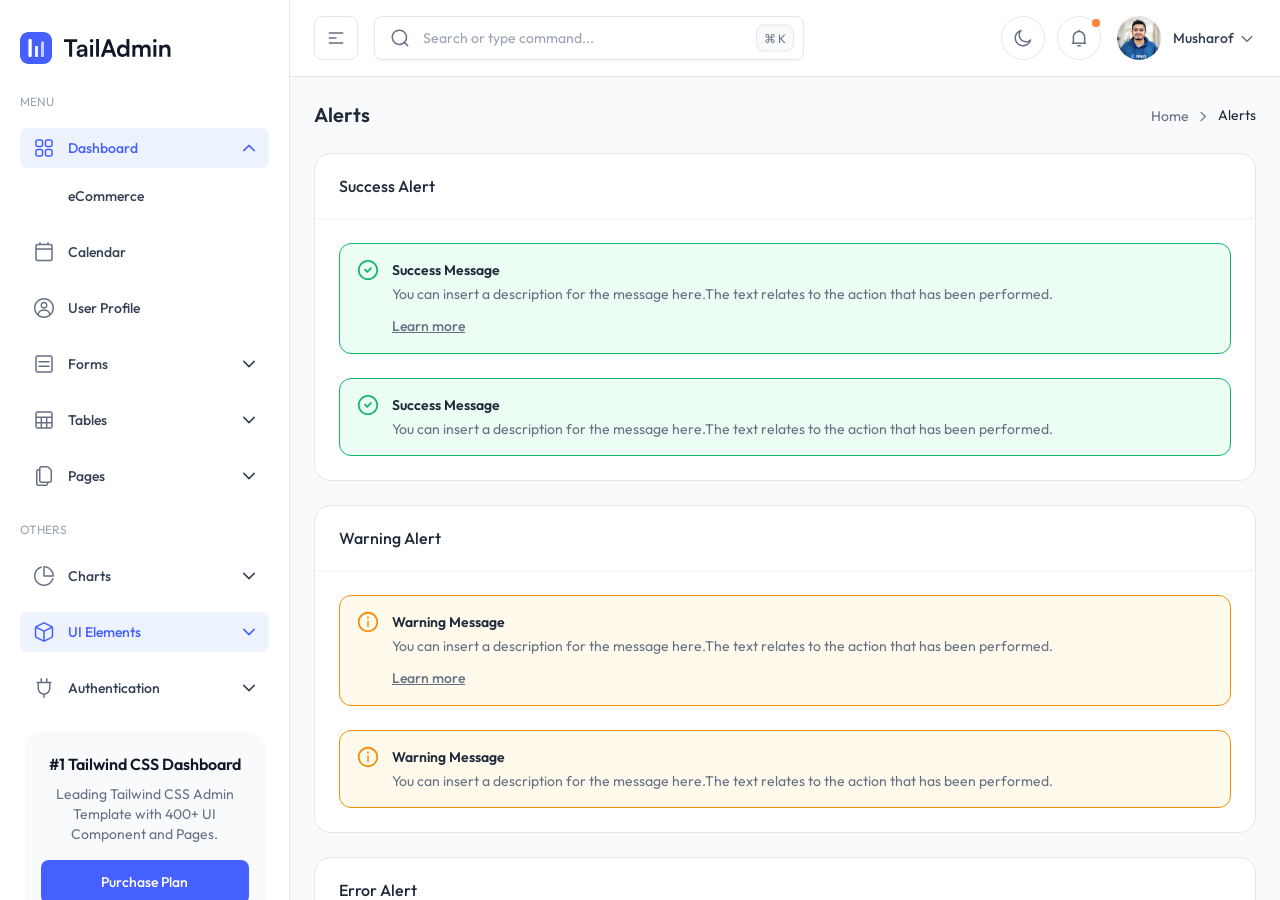
<file: static/tailadmin/alerts.html>
<!doctype html>
<html lang="en">
  <head>
    <meta charset="UTF-8" />
    <meta
      name="viewport"
      content="width=device-width, user-scalable=no, initial-scale=1.0, maximum-scale=1.0, minimum-scale=1.0"
    />
    <meta http-equiv="X-UA-Compatible" content="ie=edge" />
    <title>Alerts | TailAdmin - Tailwind CSS Admin Dashboard Template</title>
  <link rel="icon" href="favicon.ico"><link href="style.css" rel="stylesheet"></head>
  <body
    x-data="{ page: 'alerts', 'loaded': true, 'darkMode': false, 'stickyMenu': false, 'sidebarToggle': false, 'scrollTop': false }"
    x-init="
         darkMode = JSON.parse(localStorage.getItem('darkMode'));
         $watch('darkMode', value => localStorage.setItem('darkMode', JSON.stringify(value)))"
    :class="{'dark bg-gray-900': darkMode === true}"
  >
    <!-- ===== Preloader Start ===== -->
    <div
  x-show="loaded"
  x-init="window.addEventListener('DOMContentLoaded', () => {setTimeout(() => loaded = false, 500)})"
  class="fixed left-0 top-0 z-999999 flex h-screen w-screen items-center justify-center bg-white dark:bg-black"
>
  <div
    class="h-16 w-16 animate-spin rounded-full border-4 border-solid border-brand-500 border-t-transparent"
  ></div>
</div>

    <!-- ===== Preloader End ===== -->

    <!-- ===== Page Wrapper Start ===== -->
    <div class="flex h-screen overflow-hidden">
      <!-- ===== Sidebar Start ===== -->
      <aside
  :class="sidebarToggle ? 'translate-x-0 lg:w-[90px]' : '-translate-x-full'"
  class="sidebar fixed left-0 top-0 z-9999 flex h-screen w-[290px] flex-col overflow-y-hidden border-r border-gray-200 bg-white px-5 dark:border-gray-800 dark:bg-black lg:static lg:translate-x-0"
>
  <!-- SIDEBAR HEADER -->
  <div
    :class="sidebarToggle ? 'justify-center' : 'justify-between'"
    class="flex items-center gap-2 pt-8 sidebar-header pb-7"
  >
    <a href="index.html">
      <span class="logo" :class="sidebarToggle ? 'hidden' : ''">
        <img class="dark:hidden" src="src/images/logo/logo.svg" alt="Logo" />
        <img
          class="hidden dark:block"
          src="src/images/logo/logo-dark.svg"
          alt="Logo"
        />
      </span>

      <img
        class="logo-icon"
        :class="sidebarToggle ? 'lg:block' : 'hidden'"
        src="src/images/logo/logo-icon.svg"
        alt="Logo"
      />
    </a>
  </div>
  <!-- SIDEBAR HEADER -->

  <div
    class="flex flex-col overflow-y-auto duration-300 ease-linear no-scrollbar"
  >
    <!-- Sidebar Menu -->
    <nav x-data="{selected: $persist('Dashboard')}">
      <!-- Menu Group -->
      <div>
        <h3 class="mb-4 text-xs uppercase leading-[20px] text-gray-400">
          <span
            class="menu-group-title"
            :class="sidebarToggle ? 'lg:hidden' : ''"
          >
            MENU
          </span>

          <svg
            :class="sidebarToggle ? 'lg:block hidden' : 'hidden'"
            class="mx-auto fill-current menu-group-icon"
            width="24"
            height="24"
            viewBox="0 0 24 24"
            fill="none"
            xmlns="http://www.w3.org/2000/svg"
          >
            <path
              fill-rule="evenodd"
              clip-rule="evenodd"
              d="M5.99915 10.2451C6.96564 10.2451 7.74915 11.0286 7.74915 11.9951V12.0051C7.74915 12.9716 6.96564 13.7551 5.99915 13.7551C5.03265 13.7551 4.24915 12.9716 4.24915 12.0051V11.9951C4.24915 11.0286 5.03265 10.2451 5.99915 10.2451ZM17.9991 10.2451C18.9656 10.2451 19.7491 11.0286 19.7491 11.9951V12.0051C19.7491 12.9716 18.9656 13.7551 17.9991 13.7551C17.0326 13.7551 16.2491 12.9716 16.2491 12.0051V11.9951C16.2491 11.0286 17.0326 10.2451 17.9991 10.2451ZM13.7491 11.9951C13.7491 11.0286 12.9656 10.2451 11.9991 10.2451C11.0326 10.2451 10.2491 11.0286 10.2491 11.9951V12.0051C10.2491 12.9716 11.0326 13.7551 11.9991 13.7551C12.9656 13.7551 13.7491 12.9716 13.7491 12.0051V11.9951Z"
              fill=""
            />
          </svg>
        </h3>

        <ul class="flex flex-col gap-4 mb-6">
          <!-- Menu Item Dashboard -->
          <li>
            <a
              href="#"
              @click.prevent="selected = (selected === 'Dashboard' ? '':'Dashboard')"
              class="menu-item group"
              :class=" (selected === 'Dashboard') || (page === 'ecommerce' || page === 'analytics' || page === 'marketing' || page === 'crm' || page === 'stocks') ? 'menu-item-active' : 'menu-item-inactive'"
            >
              <svg
                :class="(selected === 'Dashboard') || (page === 'ecommerce' || page === 'analytics' || page === 'marketing' || page === 'crm' || page === 'stocks') ? 'menu-item-icon-active'  :'menu-item-icon-inactive'"
                width="24"
                height="24"
                viewBox="0 0 24 24"
                fill="none"
                xmlns="http://www.w3.org/2000/svg"
              >
                <path
                  fill-rule="evenodd"
                  clip-rule="evenodd"
                  d="M5.5 3.25C4.25736 3.25 3.25 4.25736 3.25 5.5V8.99998C3.25 10.2426 4.25736 11.25 5.5 11.25H9C10.2426 11.25 11.25 10.2426 11.25 8.99998V5.5C11.25 4.25736 10.2426 3.25 9 3.25H5.5ZM4.75 5.5C4.75 5.08579 5.08579 4.75 5.5 4.75H9C9.41421 4.75 9.75 5.08579 9.75 5.5V8.99998C9.75 9.41419 9.41421 9.74998 9 9.74998H5.5C5.08579 9.74998 4.75 9.41419 4.75 8.99998V5.5ZM5.5 12.75C4.25736 12.75 3.25 13.7574 3.25 15V18.5C3.25 19.7426 4.25736 20.75 5.5 20.75H9C10.2426 20.75 11.25 19.7427 11.25 18.5V15C11.25 13.7574 10.2426 12.75 9 12.75H5.5ZM4.75 15C4.75 14.5858 5.08579 14.25 5.5 14.25H9C9.41421 14.25 9.75 14.5858 9.75 15V18.5C9.75 18.9142 9.41421 19.25 9 19.25H5.5C5.08579 19.25 4.75 18.9142 4.75 18.5V15ZM12.75 5.5C12.75 4.25736 13.7574 3.25 15 3.25H18.5C19.7426 3.25 20.75 4.25736 20.75 5.5V8.99998C20.75 10.2426 19.7426 11.25 18.5 11.25H15C13.7574 11.25 12.75 10.2426 12.75 8.99998V5.5ZM15 4.75C14.5858 4.75 14.25 5.08579 14.25 5.5V8.99998C14.25 9.41419 14.5858 9.74998 15 9.74998H18.5C18.9142 9.74998 19.25 9.41419 19.25 8.99998V5.5C19.25 5.08579 18.9142 4.75 18.5 4.75H15ZM15 12.75C13.7574 12.75 12.75 13.7574 12.75 15V18.5C12.75 19.7426 13.7574 20.75 15 20.75H18.5C19.7426 20.75 20.75 19.7427 20.75 18.5V15C20.75 13.7574 19.7426 12.75 18.5 12.75H15ZM14.25 15C14.25 14.5858 14.5858 14.25 15 14.25H18.5C18.9142 14.25 19.25 14.5858 19.25 15V18.5C19.25 18.9142 18.9142 19.25 18.5 19.25H15C14.5858 19.25 14.25 18.9142 14.25 18.5V15Z"
                  fill=""
                />
              </svg>

              <span
                class="menu-item-text"
                :class="sidebarToggle ? 'lg:hidden' : ''"
              >
                Dashboard
              </span>

              <svg
                class="menu-item-arrow"
                :class="[(selected === 'Dashboard') ? 'menu-item-arrow-active' : 'menu-item-arrow-inactive', sidebarToggle ? 'lg:hidden' : '' ]"
                width="20"
                height="20"
                viewBox="0 0 20 20"
                fill="none"
                xmlns="http://www.w3.org/2000/svg"
              >
                <path
                  d="M4.79175 7.39584L10.0001 12.6042L15.2084 7.39585"
                  stroke=""
                  stroke-width="1.5"
                  stroke-linecap="round"
                  stroke-linejoin="round"
                />
              </svg>
            </a>

            <!-- Dropdown Menu Start -->
            <div
              class="overflow-hidden transform translate"
              :class="(selected === 'Dashboard') ? 'block' :'hidden'"
            >
              <ul
                :class="sidebarToggle ? 'lg:hidden' : 'flex'"
                class="flex flex-col gap-1 mt-2 menu-dropdown pl-9"
              >
                <li>
                  <a
                    href="index.html"
                    class="menu-dropdown-item group"
                    :class="page === 'ecommerce' ? 'menu-dropdown-item-active' : 'menu-dropdown-item-inactive'"
                  >
                    eCommerce
                  </a>
                </li>
              </ul>
            </div>
            <!-- Dropdown Menu End -->
          </li>
          <!-- Menu Item Dashboard -->

          <!-- Menu Item Calendar -->
          <li>
            <a
              href="calendar.html"
              @click="selected = (selected === 'Calendar' ? '':'Calendar')"
              class="menu-item group"
              :class=" (selected === 'Calendar') && (page === 'calendar') ? 'menu-item-active' : 'menu-item-inactive'"
            >
              <svg
                :class="(selected === 'Calendar') && (page === 'calendar') ? 'menu-item-icon-active'  :'menu-item-icon-inactive'"
                width="24"
                height="24"
                viewBox="0 0 24 24"
                fill="none"
                xmlns="http://www.w3.org/2000/svg"
              >
                <path
                  fill-rule="evenodd"
                  clip-rule="evenodd"
                  d="M8 2C8.41421 2 8.75 2.33579 8.75 2.75V3.75H15.25V2.75C15.25 2.33579 15.5858 2 16 2C16.4142 2 16.75 2.33579 16.75 2.75V3.75H18.5C19.7426 3.75 20.75 4.75736 20.75 6V9V19C20.75 20.2426 19.7426 21.25 18.5 21.25H5.5C4.25736 21.25 3.25 20.2426 3.25 19V9V6C3.25 4.75736 4.25736 3.75 5.5 3.75H7.25V2.75C7.25 2.33579 7.58579 2 8 2ZM8 5.25H5.5C5.08579 5.25 4.75 5.58579 4.75 6V8.25H19.25V6C19.25 5.58579 18.9142 5.25 18.5 5.25H16H8ZM19.25 9.75H4.75V19C4.75 19.4142 5.08579 19.75 5.5 19.75H18.5C18.9142 19.75 19.25 19.4142 19.25 19V9.75Z"
                  fill=""
                />
              </svg>

              <span
                class="menu-item-text"
                :class="sidebarToggle ? 'lg:hidden' : ''"
              >
                Calendar
              </span>
            </a>
          </li>
          <!-- Menu Item Calendar -->

          <!-- Menu Item Profile -->
          <li>
            <a
              href="profile.html"
              @click="selected = (selected === 'Profile' ? '':'Profile')"
              class="menu-item group"
              :class=" (selected === 'Profile') && (page === 'profile') ? 'menu-item-active' : 'menu-item-inactive'"
            >
              <svg
                :class="(selected === 'Profile') && (page === 'profile') ?  'menu-item-icon-active'  :'menu-item-icon-inactive'"
                width="24"
                height="24"
                viewBox="0 0 24 24"
                fill="none"
                xmlns="http://www.w3.org/2000/svg"
              >
                <path
                  fill-rule="evenodd"
                  clip-rule="evenodd"
                  d="M12 3.5C7.30558 3.5 3.5 7.30558 3.5 12C3.5 14.1526 4.3002 16.1184 5.61936 17.616C6.17279 15.3096 8.24852 13.5955 10.7246 13.5955H13.2746C15.7509 13.5955 17.8268 15.31 18.38 17.6167C19.6996 16.119 20.5 14.153 20.5 12C20.5 7.30558 16.6944 3.5 12 3.5ZM17.0246 18.8566V18.8455C17.0246 16.7744 15.3457 15.0955 13.2746 15.0955H10.7246C8.65354 15.0955 6.97461 16.7744 6.97461 18.8455V18.856C8.38223 19.8895 10.1198 20.5 12 20.5C13.8798 20.5 15.6171 19.8898 17.0246 18.8566ZM2 12C2 6.47715 6.47715 2 12 2C17.5228 2 22 6.47715 22 12C22 17.5228 17.5228 22 12 22C6.47715 22 2 17.5228 2 12ZM11.9991 7.25C10.8847 7.25 9.98126 8.15342 9.98126 9.26784C9.98126 10.3823 10.8847 11.2857 11.9991 11.2857C13.1135 11.2857 14.0169 10.3823 14.0169 9.26784C14.0169 8.15342 13.1135 7.25 11.9991 7.25ZM8.48126 9.26784C8.48126 7.32499 10.0563 5.75 11.9991 5.75C13.9419 5.75 15.5169 7.32499 15.5169 9.26784C15.5169 11.2107 13.9419 12.7857 11.9991 12.7857C10.0563 12.7857 8.48126 11.2107 8.48126 9.26784Z"
                  fill=""
                />
              </svg>

              <span
                class="menu-item-text"
                :class="sidebarToggle ? 'lg:hidden' : ''"
              >
                User Profile
              </span>
            </a>
          </li>
          <!-- Menu Item Profile -->

          <!-- Menu Item Forms -->
          <li>
            <a
              href="#"
              @click.prevent="selected = (selected === 'Forms' ? '':'Forms')"
              class="menu-item group"
              :class=" (selected === 'Forms') || (page === 'formElements' || page === 'formLayout' || page === 'proFormElements' || page === 'proFormLayout') ? 'menu-item-active' : 'menu-item-inactive'"
            >
              <svg
                :class="(selected === 'Forms') || (page === 'formElements' || page === 'formLayout' || page === 'proFormElements' || page === 'proFormLayout') ? 'menu-item-icon-active'  :'menu-item-icon-inactive'"
                width="24"
                height="24"
                viewBox="0 0 24 24"
                fill="none"
                xmlns="http://www.w3.org/2000/svg"
              >
                <path
                  fill-rule="evenodd"
                  clip-rule="evenodd"
                  d="M5.5 3.25C4.25736 3.25 3.25 4.25736 3.25 5.5V18.5C3.25 19.7426 4.25736 20.75 5.5 20.75H18.5001C19.7427 20.75 20.7501 19.7426 20.7501 18.5V5.5C20.7501 4.25736 19.7427 3.25 18.5001 3.25H5.5ZM4.75 5.5C4.75 5.08579 5.08579 4.75 5.5 4.75H18.5001C18.9143 4.75 19.2501 5.08579 19.2501 5.5V18.5C19.2501 18.9142 18.9143 19.25 18.5001 19.25H5.5C5.08579 19.25 4.75 18.9142 4.75 18.5V5.5ZM6.25005 9.7143C6.25005 9.30008 6.58583 8.9643 7.00005 8.9643L17 8.96429C17.4143 8.96429 17.75 9.30008 17.75 9.71429C17.75 10.1285 17.4143 10.4643 17 10.4643L7.00005 10.4643C6.58583 10.4643 6.25005 10.1285 6.25005 9.7143ZM6.25005 14.2857C6.25005 13.8715 6.58583 13.5357 7.00005 13.5357H17C17.4143 13.5357 17.75 13.8715 17.75 14.2857C17.75 14.6999 17.4143 15.0357 17 15.0357H7.00005C6.58583 15.0357 6.25005 14.6999 6.25005 14.2857Z"
                  fill=""
                />
              </svg>

              <span
                class="menu-item-text"
                :class="sidebarToggle ? 'lg:hidden' : ''"
              >
                Forms
              </span>

              <svg
                class="menu-item-arrow absolute right-2.5 top-1/2 -translate-y-1/2 stroke-current"
                :class="[(selected === 'Forms') ? 'menu-item-arrow-active' : 'menu-item-arrow-inactive', sidebarToggle ? 'lg:hidden' : '' ]"
                width="20"
                height="20"
                viewBox="0 0 20 20"
                fill="none"
                xmlns="http://www.w3.org/2000/svg"
              >
                <path
                  d="M4.79175 7.39584L10.0001 12.6042L15.2084 7.39585"
                  stroke=""
                  stroke-width="1.5"
                  stroke-linecap="round"
                  stroke-linejoin="round"
                />
              </svg>
            </a>

            <!-- Dropdown Menu Start -->
            <div
              class="overflow-hidden transform translate"
              :class="(selected === 'Forms') ? 'block' :'hidden'"
            >
              <ul
                :class="sidebarToggle ? 'lg:hidden' : 'flex'"
                class="flex flex-col gap-1 mt-2 menu-dropdown pl-9"
              >
                <li>
                  <a
                    href="form-elements.html"
                    class="menu-dropdown-item group"
                    :class="page === 'formElements' ? 'menu-dropdown-item-active' : 'menu-dropdown-item-inactive'"
                  >
                    Form Elements
                  </a>
                </li>
              </ul>
            </div>
            <!-- Dropdown Menu End -->
          </li>
          <!-- Menu Item Forms -->

          <!-- Menu Item Tables -->
          <li>
            <a
              href="#"
              @click.prevent="selected = (selected === 'Tables' ? '':'Tables')"
              class="menu-item group"
              :class="(selected === 'Tables') || (page === 'basicTables' || page === 'dataTables') ? 'menu-item-active' : 'menu-item-inactive'"
            >
              <svg
                :class="(selected === 'Tables') || (page === 'basicTables' || page === 'dataTables') ? 'menu-item-icon-active'  :'menu-item-icon-inactive'"
                width="24"
                height="24"
                viewBox="0 0 24 24"
                fill="none"
                xmlns="http://www.w3.org/2000/svg"
              >
                <path
                  fill-rule="evenodd"
                  clip-rule="evenodd"
                  d="M3.25 5.5C3.25 4.25736 4.25736 3.25 5.5 3.25H18.5C19.7426 3.25 20.75 4.25736 20.75 5.5V18.5C20.75 19.7426 19.7426 20.75 18.5 20.75H5.5C4.25736 20.75 3.25 19.7426 3.25 18.5V5.5ZM5.5 4.75C5.08579 4.75 4.75 5.08579 4.75 5.5V8.58325L19.25 8.58325V5.5C19.25 5.08579 18.9142 4.75 18.5 4.75H5.5ZM19.25 10.0833H15.416V13.9165H19.25V10.0833ZM13.916 10.0833L10.083 10.0833V13.9165L13.916 13.9165V10.0833ZM8.58301 10.0833H4.75V13.9165H8.58301V10.0833ZM4.75 18.5V15.4165H8.58301V19.25H5.5C5.08579 19.25 4.75 18.9142 4.75 18.5ZM10.083 19.25V15.4165L13.916 15.4165V19.25H10.083ZM15.416 19.25V15.4165H19.25V18.5C19.25 18.9142 18.9142 19.25 18.5 19.25H15.416Z"
                  fill=""
                />
              </svg>

              <span
                class="menu-item-text"
                :class="sidebarToggle ? 'lg:hidden' : ''"
              >
                Tables
              </span>

              <svg
                class="menu-item-arrow absolute right-2.5 top-1/2 -translate-y-1/2 stroke-current"
                :class="[(selected === 'Tables') ? 'menu-item-arrow-active' : 'menu-item-arrow-inactive', sidebarToggle ? 'lg:hidden' : '' ]"
                width="20"
                height="20"
                viewBox="0 0 20 20"
                fill="none"
                xmlns="http://www.w3.org/2000/svg"
              >
                <path
                  d="M4.79175 7.39584L10.0001 12.6042L15.2084 7.39585"
                  stroke=""
                  stroke-width="1.5"
                  stroke-linecap="round"
                  stroke-linejoin="round"
                />
              </svg>
            </a>

            <!-- Dropdown Menu Start -->
            <div
              class="overflow-hidden transform translate"
              :class="(selected === 'Tables') ? 'block' :'hidden'"
            >
              <ul
                :class="sidebarToggle ? 'lg:hidden' : 'flex'"
                class="flex flex-col gap-1 mt-2 menu-dropdown pl-9"
              >
                <li>
                  <a
                    href="basic-tables.html"
                    class="menu-dropdown-item group"
                    :class="page === 'basicTables' ? 'menu-dropdown-item-active' : 'menu-dropdown-item-inactive'"
                  >
                    Basic Tables
                  </a>
                </li>
              </ul>
            </div>
            <!-- Dropdown Menu End -->
          </li>
          <!-- Menu Item Tables -->

          <!-- Menu Item Pages -->
          <li>
            <a
              href="#"
              @click.prevent="selected = (selected === 'Pages' ? '':'Pages')"
              class="menu-item group"
              :class="(selected === 'Pages') || (page === 'fileManager' || page === 'pricingTables' || page === 'blank' || page === 'page404' || page === 'page500' || page === 'page503' || page === 'success' || page === 'faq' || page === 'comingSoon' || page === 'maintenance') ? 'menu-item-active' : 'menu-item-inactive'"
            >
              <svg
                :class="(selected === 'Pages') || (page === 'fileManager' || page === 'pricingTables' || page === 'blank' || page === 'page404' || page === 'page500' || page === 'page503' || page === 'success' || page === 'faq' || page === 'comingSoon' || page === 'maintenance') ? 'menu-item-icon-active'  :'menu-item-icon-inactive'"
                width="24"
                height="24"
                viewBox="0 0 24 24"
                fill="none"
                xmlns="http://www.w3.org/2000/svg"
              >
                <path
                  fill-rule="evenodd"
                  clip-rule="evenodd"
                  d="M8.50391 4.25C8.50391 3.83579 8.83969 3.5 9.25391 3.5H15.2777C15.4766 3.5 15.6674 3.57902 15.8081 3.71967L18.2807 6.19234C18.4214 6.333 18.5004 6.52376 18.5004 6.72268V16.75C18.5004 17.1642 18.1646 17.5 17.7504 17.5H16.248V17.4993H14.748V17.5H9.25391C8.83969 17.5 8.50391 17.1642 8.50391 16.75V4.25ZM14.748 19H9.25391C8.01126 19 7.00391 17.9926 7.00391 16.75V6.49854H6.24805C5.83383 6.49854 5.49805 6.83432 5.49805 7.24854V19.75C5.49805 20.1642 5.83383 20.5 6.24805 20.5H13.998C14.4123 20.5 14.748 20.1642 14.748 19.75L14.748 19ZM7.00391 4.99854V4.25C7.00391 3.00736 8.01127 2 9.25391 2H15.2777C15.8745 2 16.4468 2.23705 16.8687 2.659L19.3414 5.13168C19.7634 5.55364 20.0004 6.12594 20.0004 6.72268V16.75C20.0004 17.9926 18.9931 19 17.7504 19H16.248L16.248 19.75C16.248 20.9926 15.2407 22 13.998 22H6.24805C5.00541 22 3.99805 20.9926 3.99805 19.75V7.24854C3.99805 6.00589 5.00541 4.99854 6.24805 4.99854H7.00391Z"
                  fill=""
                />
              </svg>

              <span
                class="menu-item-text"
                :class="sidebarToggle ? 'lg:hidden' : ''"
              >
                Pages
              </span>

              <svg
                class="menu-item-arrow absolute right-2.5 top-1/2 -translate-y-1/2 stroke-current"
                :class="[(selected === 'Pages') ? 'menu-item-arrow-active' : 'menu-item-arrow-inactive', sidebarToggle ? 'lg:hidden' : '' ]"
                width="20"
                height="20"
                viewBox="0 0 20 20"
                fill="none"
                xmlns="http://www.w3.org/2000/svg"
              >
                <path
                  d="M4.79175 7.39584L10.0001 12.6042L15.2084 7.39585"
                  stroke=""
                  stroke-width="1.5"
                  stroke-linecap="round"
                  stroke-linejoin="round"
                />
              </svg>
            </a>

            <!-- Dropdown Menu Start -->
            <div
              class="overflow-hidden transform translate"
              :class="(selected === 'Pages') ? 'block' :'hidden'"
            >
              <ul
                :class="sidebarToggle ? 'lg:hidden' : 'flex'"
                class="flex flex-col gap-1 mt-2 menu-dropdown pl-9"
              >
                <li>
                  <a
                    href="blank.html"
                    class="menu-dropdown-item group"
                    :class="page === 'blank' ? 'menu-dropdown-item-active' : 'menu-dropdown-item-inactive'"
                  >
                    Blank Page
                  </a>
                </li>
                <li>
                  <a
                    href="404.html"
                    class="menu-dropdown-item group"
                    :class="page === 'page404' ? 'menu-dropdown-item-active' : 'menu-dropdown-item-inactive'"
                  >
                    404 Error
                  </a>
                </li>
              </ul>
            </div>
            <!-- Dropdown Menu End -->
          </li>
          <!-- Menu Item Pages -->
        </ul>
      </div>

      <!-- Others Group -->
      <div>
        <h3 class="mb-4 text-xs uppercase leading-[20px] text-gray-400">
          <span
            class="menu-group-title"
            :class="sidebarToggle ? 'lg:hidden' : ''"
          >
            others
          </span>

          <svg
            :class="sidebarToggle ? 'lg:block hidden' : 'hidden'"
            class="mx-auto fill-current menu-group-icon"
            width="24"
            height="24"
            viewBox="0 0 24 24"
            fill="none"
            xmlns="http://www.w3.org/2000/svg"
          >
            <path
              fill-rule="evenodd"
              clip-rule="evenodd"
              d="M5.99915 10.2451C6.96564 10.2451 7.74915 11.0286 7.74915 11.9951V12.0051C7.74915 12.9716 6.96564 13.7551 5.99915 13.7551C5.03265 13.7551 4.24915 12.9716 4.24915 12.0051V11.9951C4.24915 11.0286 5.03265 10.2451 5.99915 10.2451ZM17.9991 10.2451C18.9656 10.2451 19.7491 11.0286 19.7491 11.9951V12.0051C19.7491 12.9716 18.9656 13.7551 17.9991 13.7551C17.0326 13.7551 16.2491 12.9716 16.2491 12.0051V11.9951C16.2491 11.0286 17.0326 10.2451 17.9991 10.2451ZM13.7491 11.9951C13.7491 11.0286 12.9656 10.2451 11.9991 10.2451C11.0326 10.2451 10.2491 11.0286 10.2491 11.9951V12.0051C10.2491 12.9716 11.0326 13.7551 11.9991 13.7551C12.9656 13.7551 13.7491 12.9716 13.7491 12.0051V11.9951Z"
              fill=""
            />
          </svg>
        </h3>

        <ul class="flex flex-col gap-4 mb-6">
          <!-- Menu Item Charts -->
          <li>
            <a
              href="#"
              @click.prevent="selected = (selected === 'Charts' ? '':'Charts')"
              class="menu-item group"
              :class="(selected === 'Charts') || (page === 'lineChart' || page === 'barChart' || page === 'pieChart') ? 'menu-item-active' : 'menu-item-inactive'"
            >
              <svg
                :class="(selected === 'Charts') || (page === 'lineChart' || page === 'barChart' || page === 'pieChart') ? 'menu-item-icon-active'  :'menu-item-icon-inactive'"
                width="24"
                height="24"
                viewBox="0 0 24 24"
                fill="none"
                xmlns="http://www.w3.org/2000/svg"
              >
                <path
                  fill-rule="evenodd"
                  clip-rule="evenodd"
                  d="M12 2C11.5858 2 11.25 2.33579 11.25 2.75V12C11.25 12.4142 11.5858 12.75 12 12.75H21.25C21.6642 12.75 22 12.4142 22 12C22 6.47715 17.5228 2 12 2ZM12.75 11.25V3.53263C13.2645 3.57761 13.7659 3.66843 14.25 3.80098V3.80099C15.6929 4.19606 16.9827 4.96184 18.0104 5.98959C19.0382 7.01734 19.8039 8.30707 20.199 9.75C20.3316 10.2341 20.4224 10.7355 20.4674 11.25H12.75ZM2 12C2 7.25083 5.31065 3.27489 9.75 2.25415V3.80099C6.14748 4.78734 3.5 8.0845 3.5 12C3.5 16.6944 7.30558 20.5 12 20.5C15.9155 20.5 19.2127 17.8525 20.199 14.25H21.7459C20.7251 18.6894 16.7492 22 12 22C6.47715 22 2 17.5229 2 12Z"
                  fill=""
                />
              </svg>

              <span
                class="menu-item-text"
                :class="sidebarToggle ? 'lg:hidden' : ''"
              >
                Charts
              </span>

              <svg
                class="menu-item-arrow absolute right-2.5 top-1/2 -translate-y-1/2 stroke-current"
                :class="[(selected === 'Charts') ? 'menu-item-arrow-active' : 'menu-item-arrow-inactive', sidebarToggle ? 'lg:hidden' : '' ]"
                width="20"
                height="20"
                viewBox="0 0 20 20"
                fill="none"
                xmlns="http://www.w3.org/2000/svg"
              >
                <path
                  d="M4.79175 7.39584L10.0001 12.6042L15.2084 7.39585"
                  stroke=""
                  stroke-width="1.5"
                  stroke-linecap="round"
                  stroke-linejoin="round"
                />
              </svg>
            </a>

            <!-- Dropdown Menu Start -->
            <div
              class="overflow-hidden transform translate"
              :class="(selected === 'Charts') ? 'block' :'hidden'"
            >
              <ul
                :class="sidebarToggle ? 'lg:hidden' : 'flex'"
                class="flex flex-col gap-1 mt-2 menu-dropdown pl-9"
              >
                <li>
                  <a
                    href="line-chart.html"
                    class="menu-dropdown-item group"
                    :class="page === 'lineChart' ? 'menu-dropdown-item-active' : 'menu-dropdown-item-inactive'"
                  >
                    Line Chart
                  </a>
                </li>
                <li>
                  <a
                    href="bar-chart.html"
                    class="menu-dropdown-item group"
                    :class="page === 'barChart' ? 'menu-dropdown-item-active' : 'menu-dropdown-item-inactive'"
                  >
                    Bar Chart
                  </a>
                </li>
              </ul>
            </div>
            <!-- Dropdown Menu End -->
          </li>
          <!-- Menu Item Charts -->

          <!-- Menu Item Ui Elements -->
          <li>
            <a
              href="#"
              @click.prevent="selected = (selected === 'UIElements' ? '':'UIElements')"
              class="menu-item group"
              :class="(selected === 'UIElements') || (page === 'alerts' || page === 'avatars' || page === 'badge' || page === 'buttons' || page === 'buttonsGroup' || page === 'cards'|| page === 'carousel' || page === 'dropdowns' || page === 'images' || page === 'list' || page === 'modals' || page === 'videos') ? 'menu-item-active' : 'menu-item-inactive'"
            >
              <svg
                :class="(selected === 'UIElements') || (page === 'alerts' || page === 'avatars' || page === 'badge' || page === 'breadcrumb' || page === 'buttons' || page === 'buttonsGroup' || page === 'cards'|| page === 'carousel' || page === 'dropdowns' || page === 'images' || page === 'list' || page === 'modals' || page === 'notifications' || page === 'popovers' || page === 'progress' || page === 'spinners' || page === 'tooltips' || page === 'videos') ? 'menu-item-icon-active'  :'menu-item-icon-inactive'"
                width="24"
                height="24"
                viewBox="0 0 24 24"
                fill="none"
                xmlns="http://www.w3.org/2000/svg"
              >
                <path
                  fill-rule="evenodd"
                  clip-rule="evenodd"
                  d="M11.665 3.75618C11.8762 3.65061 12.1247 3.65061 12.3358 3.75618L18.7807 6.97853L12.3358 10.2009C12.1247 10.3064 11.8762 10.3064 11.665 10.2009L5.22014 6.97853L11.665 3.75618ZM4.29297 8.19199V16.0946C4.29297 16.3787 4.45347 16.6384 4.70757 16.7654L11.25 20.0365V11.6512C11.1631 11.6205 11.0777 11.5843 10.9942 11.5425L4.29297 8.19199ZM12.75 20.037L19.2933 16.7654C19.5474 16.6384 19.7079 16.3787 19.7079 16.0946V8.19199L13.0066 11.5425C12.9229 11.5844 12.8372 11.6207 12.75 11.6515V20.037ZM13.0066 2.41453C12.3732 2.09783 11.6277 2.09783 10.9942 2.41453L4.03676 5.89316C3.27449 6.27429 2.79297 7.05339 2.79297 7.90563V16.0946C2.79297 16.9468 3.27448 17.7259 4.03676 18.1071L10.9942 21.5857L11.3296 20.9149L10.9942 21.5857C11.6277 21.9024 12.3732 21.9024 13.0066 21.5857L19.9641 18.1071C20.7264 17.7259 21.2079 16.9468 21.2079 16.0946V7.90563C21.2079 7.05339 20.7264 6.27429 19.9641 5.89316L13.0066 2.41453Z"
                  fill=""
                />
              </svg>

              <span
                class="menu-item-text"
                :class="sidebarToggle ? 'lg:hidden' : ''"
              >
                UI Elements
              </span>

              <svg
                class="menu-item-arrow absolute right-2.5 top-1/2 -translate-y-1/2 stroke-current"
                :class="[(selected === 'UIElements') ? 'menu-item-arrow-active' : 'menu-item-arrow-inactive', sidebarToggle ? 'lg:hidden' : '' ]"
                width="20"
                height="20"
                viewBox="0 0 20 20"
                fill="none"
                xmlns="http://www.w3.org/2000/svg"
              >
                <path
                  d="M4.79175 7.39584L10.0001 12.6042L15.2084 7.39585"
                  stroke=""
                  stroke-width="1.5"
                  stroke-linecap="round"
                  stroke-linejoin="round"
                />
              </svg>
            </a>

            <!-- Dropdown Menu Start -->
            <div
              class="overflow-hidden transform translate"
              :class="(selected === 'UIElements') ? 'block' :'hidden'"
            >
              <ul
                :class="sidebarToggle ? 'lg:hidden' : 'flex'"
                class="flex flex-col gap-1 mt-2 menu-dropdown pl-9"
              >
                <li>
                  <a
                    href="alerts.html"
                    class="menu-dropdown-item group"
                    :class="page === 'alerts' ? 'menu-dropdown-item-active' : 'menu-dropdown-item-inactive'"
                  >
                    Alerts
                  </a>
                </li>
                <li>
                  <a
                    href="avatars.html"
                    class="menu-dropdown-item group"
                    :class="page === 'avatars' ? 'menu-dropdown-item-active' : 'menu-dropdown-item-inactive'"
                  >
                    Avatars
                  </a>
                </li>
                <li>
                  <a
                    href="badge.html"
                    class="menu-dropdown-item group"
                    :class="page === 'badge' ? 'menu-dropdown-item-active' : 'menu-dropdown-item-inactive'"
                  >
                    Badges
                  </a>
                </li>
                <li>
                  <a
                    href="buttons.html"
                    class="menu-dropdown-item group"
                    :class="page === 'buttons' ? 'menu-dropdown-item-active' : 'menu-dropdown-item-inactive'"
                  >
                    Buttons
                  </a>
                </li>
                <li>
                  <a
                    href="images.html"
                    class="menu-dropdown-item group"
                    :class="page === 'images' ? 'menu-dropdown-item-active' : 'menu-dropdown-item-inactive'"
                  >
                    Images
                  </a>
                </li>
                <li>
                  <a
                    href="videos.html"
                    class="menu-dropdown-item group"
                    :class="page === 'videos' ? 'menu-dropdown-item-active' : 'menu-dropdown-item-inactive'"
                  >
                    Videos
                  </a>
                </li>
              </ul>
            </div>
            <!-- Dropdown Menu End -->
          </li>
          <!-- Menu Item Ui Elements -->

          <!-- Menu Item Authentication -->
          <li>
            <a
              href="#"
              @click.prevent="selected = (selected === 'Authentication' ? '':'Authentication')"
              class="menu-item group"
              :class="(selected === 'Authentication') || (page === 'basicChart' || page === 'advancedChart') ? 'menu-item-active' : 'menu-item-inactive'"
            >
              <svg
                :class="(selected === 'Authentication') || (page === 'basicChart' || page === 'advancedChart') ? 'menu-item-icon-active'  :'menu-item-icon-inactive'"
                width="24"
                height="24"
                viewBox="0 0 24 24"
                fill="none"
                xmlns="http://www.w3.org/2000/svg"
              >
                <path
                  fill-rule="evenodd"
                  clip-rule="evenodd"
                  d="M14 2.75C14 2.33579 14.3358 2 14.75 2C15.1642 2 15.5 2.33579 15.5 2.75V5.73291L17.75 5.73291H19C19.4142 5.73291 19.75 6.0687 19.75 6.48291C19.75 6.89712 19.4142 7.23291 19 7.23291H18.5L18.5 12.2329C18.5 15.5691 15.9866 18.3183 12.75 18.6901V21.25C12.75 21.6642 12.4142 22 12 22C11.5858 22 11.25 21.6642 11.25 21.25V18.6901C8.01342 18.3183 5.5 15.5691 5.5 12.2329L5.5 7.23291H5C4.58579 7.23291 4.25 6.89712 4.25 6.48291C4.25 6.0687 4.58579 5.73291 5 5.73291L6.25 5.73291L8.5 5.73291L8.5 2.75C8.5 2.33579 8.83579 2 9.25 2C9.66421 2 10 2.33579 10 2.75L10 5.73291L14 5.73291V2.75ZM7 7.23291L7 12.2329C7 14.9943 9.23858 17.2329 12 17.2329C14.7614 17.2329 17 14.9943 17 12.2329L17 7.23291L7 7.23291Z"
                  fill=""
                />
              </svg>

              <span
                class="menu-item-text"
                :class="sidebarToggle ? 'lg:hidden' : ''"
              >
                Authentication
              </span>

              <svg
                class="menu-item-arrow absolute right-2.5 top-1/2 -translate-y-1/2 stroke-current"
                :class="[(selected === 'Authentication') ? 'menu-item-arrow-active' : 'menu-item-arrow-inactive', sidebarToggle ? 'lg:hidden' : '' ]"
                width="20"
                height="20"
                viewBox="0 0 20 20"
                fill="none"
                xmlns="http://www.w3.org/2000/svg"
              >
                <path
                  d="M4.79175 7.39584L10.0001 12.6042L15.2084 7.39585"
                  stroke=""
                  stroke-width="1.5"
                  stroke-linecap="round"
                  stroke-linejoin="round"
                />
              </svg>
            </a>

            <!-- Dropdown Menu Start -->
            <div
              class="overflow-hidden transform translate"
              :class="(selected === 'Authentication') ? 'block' :'hidden'"
            >
              <ul
                :class="sidebarToggle ? 'lg:hidden' : 'flex'"
                class="flex flex-col gap-1 mt-2 menu-dropdown pl-9"
              >
                <li>
                  <a
                    href="signin.html"
                    class="menu-dropdown-item group"
                    :class="page === 'signin' ? 'menu-dropdown-item-active' : 'menu-dropdown-item-inactive'"
                  >
                    Sign In
                  </a>
                </li>
                <li>
                  <a
                    href="signup.html"
                    class="menu-dropdown-item group"
                    :class="page === 'signup' ? 'menu-dropdown-item-active' : 'menu-dropdown-item-inactive'"
                  >
                    Sign Up
                  </a>
                </li>
              </ul>
            </div>
            <!-- Dropdown Menu End -->
          </li>
          <!-- Menu Item Authentication -->
        </ul>
      </div>
    </nav>
    <!-- Sidebar Menu -->

    <!-- Promo Box -->
    <div
      :class="sidebarToggle ? 'lg:hidden' : ''"
      class="mx-auto mb-10 w-full max-w-60 rounded-2xl bg-gray-50 px-4 py-5 text-center dark:bg-white/[0.03]"
    >
      <h3 class="mb-2 font-semibold text-gray-900 dark:text-white">
        #1 Tailwind CSS Dashboard
      </h3>
      <p class="mb-4 text-gray-500 text-theme-sm dark:text-gray-400">
        Leading Tailwind CSS Admin Template with 400+ UI Component and Pages.
      </p>
      <a
        href="https://tailadmin.com/pricing"
        target="_blank"
        rel="nofollow"
        class="flex items-center justify-center p-3 font-medium text-white rounded-lg bg-brand-500 text-theme-sm hover:bg-brand-600"
      >
        Purchase Plan
      </a>
    </div>
    <!-- Promo Box -->
  </div>
</aside>

      <!-- ===== Sidebar End ===== -->

      <!-- ===== Content Area Start ===== -->
      <div
        class="relative flex flex-1 flex-col overflow-y-auto overflow-x-hidden"
      >
        <!-- Small Device Overlay Start -->
        <div
  @click="sidebarToggle = false"
  :class="sidebarToggle ? 'block lg:hidden' : 'hidden'"
  class="fixed w-full h-screen z-9 bg-gray-900/50"
></div>
<!-- Small Device Overlay End -->

        <!-- ===== Header Start ===== -->
        <header
  x-data="{menuToggle: false}"
  class="sticky top-0 z-99999 flex w-full border-gray-200 bg-white lg:border-b dark:border-gray-800 dark:bg-gray-900"
>
  <div
    class="flex grow flex-col items-center justify-between lg:flex-row lg:px-6"
  >
    <div
      class="flex w-full items-center justify-between gap-2 border-b border-gray-200 px-3 py-3 sm:gap-4 lg:justify-normal lg:border-b-0 lg:px-0 lg:py-4 dark:border-gray-800"
    >
      <!-- Hamburger Toggle BTN -->
      <button
        :class="sidebarToggle ? 'lg:bg-transparent dark:lg:bg-transparent bg-gray-100 dark:bg-gray-800' : ''"
        class="z-99999 flex h-10 w-10 items-center justify-center rounded-lg border-gray-200 text-gray-500 lg:h-11 lg:w-11 lg:border dark:border-gray-800 dark:text-gray-400"
        @click.stop="sidebarToggle = !sidebarToggle"
      >
        <svg
          class="hidden fill-current lg:block"
          width="16"
          height="12"
          viewBox="0 0 16 12"
          fill="none"
          xmlns="http://www.w3.org/2000/svg"
        >
          <path
            fill-rule="evenodd"
            clip-rule="evenodd"
            d="M0.583252 1C0.583252 0.585788 0.919038 0.25 1.33325 0.25H14.6666C15.0808 0.25 15.4166 0.585786 15.4166 1C15.4166 1.41421 15.0808 1.75 14.6666 1.75L1.33325 1.75C0.919038 1.75 0.583252 1.41422 0.583252 1ZM0.583252 11C0.583252 10.5858 0.919038 10.25 1.33325 10.25L14.6666 10.25C15.0808 10.25 15.4166 10.5858 15.4166 11C15.4166 11.4142 15.0808 11.75 14.6666 11.75L1.33325 11.75C0.919038 11.75 0.583252 11.4142 0.583252 11ZM1.33325 5.25C0.919038 5.25 0.583252 5.58579 0.583252 6C0.583252 6.41421 0.919038 6.75 1.33325 6.75L7.99992 6.75C8.41413 6.75 8.74992 6.41421 8.74992 6C8.74992 5.58579 8.41413 5.25 7.99992 5.25L1.33325 5.25Z"
            fill=""
          />
        </svg>

        <svg
          :class="sidebarToggle ? 'hidden' : 'block lg:hidden'"
          class="fill-current lg:hidden"
          width="24"
          height="24"
          viewBox="0 0 24 24"
          fill="none"
          xmlns="http://www.w3.org/2000/svg"
        >
          <path
            fill-rule="evenodd"
            clip-rule="evenodd"
            d="M3.25 6C3.25 5.58579 3.58579 5.25 4 5.25L20 5.25C20.4142 5.25 20.75 5.58579 20.75 6C20.75 6.41421 20.4142 6.75 20 6.75L4 6.75C3.58579 6.75 3.25 6.41422 3.25 6ZM3.25 18C3.25 17.5858 3.58579 17.25 4 17.25L20 17.25C20.4142 17.25 20.75 17.5858 20.75 18C20.75 18.4142 20.4142 18.75 20 18.75L4 18.75C3.58579 18.75 3.25 18.4142 3.25 18ZM4 11.25C3.58579 11.25 3.25 11.5858 3.25 12C3.25 12.4142 3.58579 12.75 4 12.75L12 12.75C12.4142 12.75 12.75 12.4142 12.75 12C12.75 11.5858 12.4142 11.25 12 11.25L4 11.25Z"
            fill=""
          />
        </svg>

        <!-- cross icon -->
        <svg
          :class="sidebarToggle ? 'block lg:hidden' : 'hidden'"
          class="fill-current"
          width="24"
          height="24"
          viewBox="0 0 24 24"
          fill="none"
          xmlns="http://www.w3.org/2000/svg"
        >
          <path
            fill-rule="evenodd"
            clip-rule="evenodd"
            d="M6.21967 7.28131C5.92678 6.98841 5.92678 6.51354 6.21967 6.22065C6.51256 5.92775 6.98744 5.92775 7.28033 6.22065L11.999 10.9393L16.7176 6.22078C17.0105 5.92789 17.4854 5.92788 17.7782 6.22078C18.0711 6.51367 18.0711 6.98855 17.7782 7.28144L13.0597 12L17.7782 16.7186C18.0711 17.0115 18.0711 17.4863 17.7782 17.7792C17.4854 18.0721 17.0105 18.0721 16.7176 17.7792L11.999 13.0607L7.28033 17.7794C6.98744 18.0722 6.51256 18.0722 6.21967 17.7794C5.92678 17.4865 5.92678 17.0116 6.21967 16.7187L10.9384 12L6.21967 7.28131Z"
            fill=""
          />
        </svg>
      </button>
      <!-- Hamburger Toggle BTN -->

      <a href="index.html" class="lg:hidden">
        <img class="dark:hidden" src="src/images/logo/logo.svg" alt="Logo" />
        <img
          class="hidden dark:block"
          src="src/images/logo/logo-dark.svg"
          alt="Logo"
        />
      </a>

      <!-- Application nav menu button -->
      <button
        class="z-99999 flex h-10 w-10 items-center justify-center rounded-lg text-gray-700 hover:bg-gray-100 lg:hidden dark:text-gray-400 dark:hover:bg-gray-800"
        :class="menuToggle ? 'bg-gray-100 dark:bg-gray-800' : ''"
        @click.stop="menuToggle = !menuToggle"
      >
        <svg
          class="fill-current"
          width="24"
          height="24"
          viewBox="0 0 24 24"
          fill="none"
          xmlns="http://www.w3.org/2000/svg"
        >
          <path
            fill-rule="evenodd"
            clip-rule="evenodd"
            d="M5.99902 10.4951C6.82745 10.4951 7.49902 11.1667 7.49902 11.9951V12.0051C7.49902 12.8335 6.82745 13.5051 5.99902 13.5051C5.1706 13.5051 4.49902 12.8335 4.49902 12.0051V11.9951C4.49902 11.1667 5.1706 10.4951 5.99902 10.4951ZM17.999 10.4951C18.8275 10.4951 19.499 11.1667 19.499 11.9951V12.0051C19.499 12.8335 18.8275 13.5051 17.999 13.5051C17.1706 13.5051 16.499 12.8335 16.499 12.0051V11.9951C16.499 11.1667 17.1706 10.4951 17.999 10.4951ZM13.499 11.9951C13.499 11.1667 12.8275 10.4951 11.999 10.4951C11.1706 10.4951 10.499 11.1667 10.499 11.9951V12.0051C10.499 12.8335 11.1706 13.5051 11.999 13.5051C12.8275 13.5051 13.499 12.8335 13.499 12.0051V11.9951Z"
            fill=""
          />
        </svg>
      </button>
      <!-- Application nav menu button -->

      <div class="hidden lg:block">
        <form>
          <div class="relative">
            <span class="absolute top-1/2 left-4 -translate-y-1/2">
              <svg
                class="fill-gray-500 dark:fill-gray-400"
                width="20"
                height="20"
                viewBox="0 0 20 20"
                fill="none"
                xmlns="http://www.w3.org/2000/svg"
              >
                <path
                  fill-rule="evenodd"
                  clip-rule="evenodd"
                  d="M3.04175 9.37363C3.04175 5.87693 5.87711 3.04199 9.37508 3.04199C12.8731 3.04199 15.7084 5.87693 15.7084 9.37363C15.7084 12.8703 12.8731 15.7053 9.37508 15.7053C5.87711 15.7053 3.04175 12.8703 3.04175 9.37363ZM9.37508 1.54199C5.04902 1.54199 1.54175 5.04817 1.54175 9.37363C1.54175 13.6991 5.04902 17.2053 9.37508 17.2053C11.2674 17.2053 13.003 16.5344 14.357 15.4176L17.177 18.238C17.4699 18.5309 17.9448 18.5309 18.2377 18.238C18.5306 17.9451 18.5306 17.4703 18.2377 17.1774L15.418 14.3573C16.5365 13.0033 17.2084 11.2669 17.2084 9.37363C17.2084 5.04817 13.7011 1.54199 9.37508 1.54199Z"
                  fill=""
                />
              </svg>
            </span>
            <input
              type="text"
              placeholder="Search or type command..."
              id="search-input"
              class="dark:bg-dark-900 shadow-theme-xs focus:border-brand-300 focus:ring-brand-500/10 dark:focus:border-brand-800 h-11 w-full rounded-lg border border-gray-200 bg-transparent py-2.5 pr-14 pl-12 text-sm text-gray-800 placeholder:text-gray-400 focus:ring-3 focus:outline-hidden xl:w-[430px] dark:border-gray-800 dark:bg-gray-900 dark:bg-white/[0.03] dark:text-white/90 dark:placeholder:text-white/30"
            />

            <button
              id="search-button"
              class="absolute top-1/2 right-2.5 inline-flex -translate-y-1/2 items-center gap-0.5 rounded-lg border border-gray-200 bg-gray-50 px-[7px] py-[4.5px] text-xs -tracking-[0.2px] text-gray-500 dark:border-gray-800 dark:bg-white/[0.03] dark:text-gray-400"
            >
              <span> ⌘ </span>
              <span> K </span>
            </button>
          </div>
        </form>
      </div>
    </div>

    <div
      :class="menuToggle ? 'flex' : 'hidden'"
      class="shadow-theme-md w-full items-center justify-between gap-4 px-5 py-4 lg:flex lg:justify-end lg:px-0 lg:shadow-none"
    >
      <div class="2xsm:gap-3 flex items-center gap-2">
        <!-- Dark Mode Toggler -->
        <button
          class="hover:text-dark-900 relative flex h-11 w-11 items-center justify-center rounded-full border border-gray-200 bg-white text-gray-500 transition-colors hover:bg-gray-100 hover:text-gray-700 dark:border-gray-800 dark:bg-gray-900 dark:text-gray-400 dark:hover:bg-gray-800 dark:hover:text-white"
          @click.prevent="darkMode = !darkMode"
        >
          <svg
            class="hidden dark:block"
            width="20"
            height="20"
            viewBox="0 0 20 20"
            fill="none"
            xmlns="http://www.w3.org/2000/svg"
          >
            <path
              fill-rule="evenodd"
              clip-rule="evenodd"
              d="M9.99998 1.5415C10.4142 1.5415 10.75 1.87729 10.75 2.2915V3.5415C10.75 3.95572 10.4142 4.2915 9.99998 4.2915C9.58577 4.2915 9.24998 3.95572 9.24998 3.5415V2.2915C9.24998 1.87729 9.58577 1.5415 9.99998 1.5415ZM10.0009 6.79327C8.22978 6.79327 6.79402 8.22904 6.79402 10.0001C6.79402 11.7712 8.22978 13.207 10.0009 13.207C11.772 13.207 13.2078 11.7712 13.2078 10.0001C13.2078 8.22904 11.772 6.79327 10.0009 6.79327ZM5.29402 10.0001C5.29402 7.40061 7.40135 5.29327 10.0009 5.29327C12.6004 5.29327 14.7078 7.40061 14.7078 10.0001C14.7078 12.5997 12.6004 14.707 10.0009 14.707C7.40135 14.707 5.29402 12.5997 5.29402 10.0001ZM15.9813 5.08035C16.2742 4.78746 16.2742 4.31258 15.9813 4.01969C15.6884 3.7268 15.2135 3.7268 14.9207 4.01969L14.0368 4.90357C13.7439 5.19647 13.7439 5.67134 14.0368 5.96423C14.3297 6.25713 14.8045 6.25713 15.0974 5.96423L15.9813 5.08035ZM18.4577 10.0001C18.4577 10.4143 18.1219 10.7501 17.7077 10.7501H16.4577C16.0435 10.7501 15.7077 10.4143 15.7077 10.0001C15.7077 9.58592 16.0435 9.25013 16.4577 9.25013H17.7077C18.1219 9.25013 18.4577 9.58592 18.4577 10.0001ZM14.9207 15.9806C15.2135 16.2735 15.6884 16.2735 15.9813 15.9806C16.2742 15.6877 16.2742 15.2128 15.9813 14.9199L15.0974 14.036C14.8045 13.7431 14.3297 13.7431 14.0368 14.036C13.7439 14.3289 13.7439 14.8038 14.0368 15.0967L14.9207 15.9806ZM9.99998 15.7088C10.4142 15.7088 10.75 16.0445 10.75 16.4588V17.7088C10.75 18.123 10.4142 18.4588 9.99998 18.4588C9.58577 18.4588 9.24998 18.123 9.24998 17.7088V16.4588C9.24998 16.0445 9.58577 15.7088 9.99998 15.7088ZM5.96356 15.0972C6.25646 14.8043 6.25646 14.3295 5.96356 14.0366C5.67067 13.7437 5.1958 13.7437 4.9029 14.0366L4.01902 14.9204C3.72613 15.2133 3.72613 15.6882 4.01902 15.9811C4.31191 16.274 4.78679 16.274 5.07968 15.9811L5.96356 15.0972ZM4.29224 10.0001C4.29224 10.4143 3.95645 10.7501 3.54224 10.7501H2.29224C1.87802 10.7501 1.54224 10.4143 1.54224 10.0001C1.54224 9.58592 1.87802 9.25013 2.29224 9.25013H3.54224C3.95645 9.25013 4.29224 9.58592 4.29224 10.0001ZM4.9029 5.9637C5.1958 6.25659 5.67067 6.25659 5.96356 5.9637C6.25646 5.6708 6.25646 5.19593 5.96356 4.90303L5.07968 4.01915C4.78679 3.72626 4.31191 3.72626 4.01902 4.01915C3.72613 4.31204 3.72613 4.78692 4.01902 5.07981L4.9029 5.9637Z"
              fill="currentColor"
            />
          </svg>
          <svg
            class="dark:hidden"
            width="20"
            height="20"
            viewBox="0 0 20 20"
            fill="none"
            xmlns="http://www.w3.org/2000/svg"
          >
            <path
              d="M17.4547 11.97L18.1799 12.1611C18.265 11.8383 18.1265 11.4982 17.8401 11.3266C17.5538 11.1551 17.1885 11.1934 16.944 11.4207L17.4547 11.97ZM8.0306 2.5459L8.57989 3.05657C8.80718 2.81209 8.84554 2.44682 8.67398 2.16046C8.50243 1.8741 8.16227 1.73559 7.83948 1.82066L8.0306 2.5459ZM12.9154 13.0035C9.64678 13.0035 6.99707 10.3538 6.99707 7.08524H5.49707C5.49707 11.1823 8.81835 14.5035 12.9154 14.5035V13.0035ZM16.944 11.4207C15.8869 12.4035 14.4721 13.0035 12.9154 13.0035V14.5035C14.8657 14.5035 16.6418 13.7499 17.9654 12.5193L16.944 11.4207ZM16.7295 11.7789C15.9437 14.7607 13.2277 16.9586 10.0003 16.9586V18.4586C13.9257 18.4586 17.2249 15.7853 18.1799 12.1611L16.7295 11.7789ZM10.0003 16.9586C6.15734 16.9586 3.04199 13.8433 3.04199 10.0003H1.54199C1.54199 14.6717 5.32892 18.4586 10.0003 18.4586V16.9586ZM3.04199 10.0003C3.04199 6.77289 5.23988 4.05695 8.22173 3.27114L7.83948 1.82066C4.21532 2.77574 1.54199 6.07486 1.54199 10.0003H3.04199ZM6.99707 7.08524C6.99707 5.52854 7.5971 4.11366 8.57989 3.05657L7.48132 2.03522C6.25073 3.35885 5.49707 5.13487 5.49707 7.08524H6.99707Z"
              fill="currentColor"
            />
          </svg>
        </button>
        <!-- Dark Mode Toggler -->

        <!-- Notification Menu Area -->
        <div
          class="relative"
          x-data="{ dropdownOpen: false, notifying: true }"
          @click.outside="dropdownOpen = false"
        >
          <button
            class="hover:text-dark-900 relative flex h-11 w-11 items-center justify-center rounded-full border border-gray-200 bg-white text-gray-500 transition-colors hover:bg-gray-100 hover:text-gray-700 dark:border-gray-800 dark:bg-gray-900 dark:text-gray-400 dark:hover:bg-gray-800 dark:hover:text-white"
            @click.prevent="dropdownOpen = ! dropdownOpen; notifying = false"
          >
            <span
              :class="!notifying ? 'hidden' : 'flex'"
              class="absolute top-0.5 right-0 z-1 h-2 w-2 rounded-full bg-orange-400"
            >
              <span
                class="absolute -z-1 inline-flex h-full w-full animate-ping rounded-full bg-orange-400 opacity-75"
              ></span>
            </span>
            <svg
              class="fill-current"
              width="20"
              height="20"
              viewBox="0 0 20 20"
              fill="none"
              xmlns="http://www.w3.org/2000/svg"
            >
              <path
                fill-rule="evenodd"
                clip-rule="evenodd"
                d="M10.75 2.29248C10.75 1.87827 10.4143 1.54248 10 1.54248C9.58583 1.54248 9.25004 1.87827 9.25004 2.29248V2.83613C6.08266 3.20733 3.62504 5.9004 3.62504 9.16748V14.4591H3.33337C2.91916 14.4591 2.58337 14.7949 2.58337 15.2091C2.58337 15.6234 2.91916 15.9591 3.33337 15.9591H4.37504H15.625H16.6667C17.0809 15.9591 17.4167 15.6234 17.4167 15.2091C17.4167 14.7949 17.0809 14.4591 16.6667 14.4591H16.375V9.16748C16.375 5.9004 13.9174 3.20733 10.75 2.83613V2.29248ZM14.875 14.4591V9.16748C14.875 6.47509 12.6924 4.29248 10 4.29248C7.30765 4.29248 5.12504 6.47509 5.12504 9.16748V14.4591H14.875ZM8.00004 17.7085C8.00004 18.1228 8.33583 18.4585 8.75004 18.4585H11.25C11.6643 18.4585 12 18.1228 12 17.7085C12 17.2943 11.6643 16.9585 11.25 16.9585H8.75004C8.33583 16.9585 8.00004 17.2943 8.00004 17.7085Z"
                fill=""
              />
            </svg>
          </button>

          <!-- Dropdown Start -->
          <div
            x-show="dropdownOpen"
            class="shadow-theme-lg dark:bg-gray-dark absolute -right-[240px] mt-[17px] flex h-[480px] w-[350px] flex-col rounded-2xl border border-gray-200 bg-white p-3 sm:w-[361px] lg:right-0 dark:border-gray-800"
          >
            <div
              class="mb-3 flex items-center justify-between border-b border-gray-100 pb-3 dark:border-gray-800"
            >
              <h5
                class="text-lg font-semibold text-gray-800 dark:text-white/90"
              >
                Notification
              </h5>

              <button
                @click="dropdownOpen = false"
                class="text-gray-500 dark:text-gray-400"
              >
                <svg
                  class="fill-current"
                  width="24"
                  height="24"
                  viewBox="0 0 24 24"
                  fill="none"
                  xmlns="http://www.w3.org/2000/svg"
                >
                  <path
                    fill-rule="evenodd"
                    clip-rule="evenodd"
                    d="M6.21967 7.28131C5.92678 6.98841 5.92678 6.51354 6.21967 6.22065C6.51256 5.92775 6.98744 5.92775 7.28033 6.22065L11.999 10.9393L16.7176 6.22078C17.0105 5.92789 17.4854 5.92788 17.7782 6.22078C18.0711 6.51367 18.0711 6.98855 17.7782 7.28144L13.0597 12L17.7782 16.7186C18.0711 17.0115 18.0711 17.4863 17.7782 17.7792C17.4854 18.0721 17.0105 18.0721 16.7176 17.7792L11.999 13.0607L7.28033 17.7794C6.98744 18.0722 6.51256 18.0722 6.21967 17.7794C5.92678 17.4865 5.92678 17.0116 6.21967 16.7187L10.9384 12L6.21967 7.28131Z"
                    fill=""
                  />
                </svg>
              </button>
            </div>

            <ul class="custom-scrollbar flex h-auto flex-col overflow-y-auto">
              <li>
                <a
                  class="flex gap-3 rounded-lg border-b border-gray-100 p-3 px-4.5 py-3 hover:bg-gray-100 dark:border-gray-800 dark:hover:bg-white/5"
                  href="#"
                >
                  <span
                    class="relative z-1 block h-10 w-full max-w-10 rounded-full"
                  >
                    <img
                      src="src/images/user/user-02.jpg"
                      alt="User"
                      class="overflow-hidden rounded-full"
                    />
                    <span
                      class="bg-success-500 absolute right-0 bottom-0 z-10 h-2.5 w-full max-w-2.5 rounded-full border-[1.5px] border-white dark:border-gray-900"
                    ></span>
                  </span>

                  <span class="block">
                    <span
                      class="text-theme-sm mb-1.5 block text-gray-500 dark:text-gray-400"
                    >
                      <span class="font-medium text-gray-800 dark:text-white/90"
                        >Terry Franci</span
                      >
                      requests permission to change
                      <span class="font-medium text-gray-800 dark:text-white/90"
                        >Project - Nganter App</span
                      >
                    </span>

                    <span
                      class="text-theme-xs flex items-center gap-2 text-gray-500 dark:text-gray-400"
                    >
                      <span>Project</span>
                      <span class="h-1 w-1 rounded-full bg-gray-400"></span>
                      <span>5 min ago</span>
                    </span>
                  </span>
                </a>
              </li>

              <li>
                <a
                  class="flex gap-3 rounded-lg border-b border-gray-100 p-3 px-4.5 py-3 hover:bg-gray-100 dark:border-gray-800 dark:hover:bg-white/5"
                  href="#"
                >
                  <span
                    class="relative z-1 block h-10 w-full max-w-10 rounded-full"
                  >
                    <img
                      src="src/images/user/user-03.jpg"
                      alt="User"
                      class="overflow-hidden rounded-full"
                    />
                    <span
                      class="bg-success-500 absolute right-0 bottom-0 z-10 h-2.5 w-full max-w-2.5 rounded-full border-[1.5px] border-white dark:border-gray-900"
                    ></span>
                  </span>

                  <span class="block">
                    <span
                      class="text-theme-sm mb-1.5 block text-gray-500 dark:text-gray-400"
                    >
                      <span class="font-medium text-gray-800 dark:text-white/90"
                        >Alena Franci</span
                      >
                      requests permission to change
                      <span class="font-medium text-gray-800 dark:text-white/90"
                        >Project - Nganter App</span
                      >
                    </span>

                    <span
                      class="text-theme-xs flex items-center gap-2 text-gray-500 dark:text-gray-400"
                    >
                      <span>Project</span>
                      <span class="h-1 w-1 rounded-full bg-gray-400"></span>
                      <span>8 min ago</span>
                    </span>
                  </span>
                </a>
              </li>

              <li>
                <a
                  class="flex gap-3 rounded-lg border-b border-gray-100 p-3 px-4.5 py-3 hover:bg-gray-100 dark:border-gray-800 dark:hover:bg-white/5"
                  href="#"
                >
                  <span
                    class="relative z-1 block h-10 w-full max-w-10 rounded-full"
                  >
                    <img
                      src="src/images/user/user-04.jpg"
                      alt="User"
                      class="overflow-hidden rounded-full"
                    />
                    <span
                      class="bg-success-500 absolute right-0 bottom-0 z-10 h-2.5 w-full max-w-2.5 rounded-full border-[1.5px] border-white dark:border-gray-900"
                    ></span>
                  </span>

                  <span class="block">
                    <span
                      class="text-theme-sm mb-1.5 block text-gray-500 dark:text-gray-400"
                    >
                      <span class="font-medium text-gray-800 dark:text-white/90"
                        >Jocelyn Kenter</span
                      >
                      requests permission to change
                      <span class="font-medium text-gray-800 dark:text-white/90"
                        >Project - Nganter App</span
                      >
                    </span>

                    <span
                      class="text-theme-xs flex items-center gap-2 text-gray-500 dark:text-gray-400"
                    >
                      <span>Project</span>
                      <span class="h-1 w-1 rounded-full bg-gray-400"></span>
                      <span>15 min ago</span>
                    </span>
                  </span>
                </a>
              </li>

              <li>
                <a
                  class="flex gap-3 rounded-lg border-b border-gray-100 p-3 px-4.5 py-3 hover:bg-gray-100 dark:border-gray-800 dark:hover:bg-white/5"
                  href="#"
                >
                  <span
                    class="relative z-1 block h-10 w-full max-w-10 rounded-full"
                  >
                    <img
                      src="src/images/user/user-05.jpg"
                      alt="User"
                      class="overflow-hidden rounded-full"
                    />
                    <span
                      class="bg-error-500 absolute right-0 bottom-0 z-10 h-2.5 w-full max-w-2.5 rounded-full border-[1.5px] border-white dark:border-gray-900"
                    ></span>
                  </span>

                  <span class="block">
                    <span
                      class="text-theme-sm mb-1.5 block text-gray-500 dark:text-gray-400"
                    >
                      <span class="font-medium text-gray-800 dark:text-white/90"
                        >Brandon Philips</span
                      >
                      requests permission to change
                      <span class="font-medium text-gray-800 dark:text-white/90"
                        >Project - Nganter App</span
                      >
                    </span>

                    <span
                      class="text-theme-xs flex items-center gap-2 text-gray-500 dark:text-gray-400"
                    >
                      <span>Project</span>
                      <span class="h-1 w-1 rounded-full bg-gray-400"></span>
                      <span>1 hr ago</span>
                    </span>
                  </span>
                </a>
              </li>

              <li>
                <a
                  class="flex gap-3 rounded-lg border-b border-gray-100 p-3 px-4.5 py-3 hover:bg-gray-100 dark:border-gray-800 dark:hover:bg-white/5"
                  href="#"
                >
                  <span
                    class="relative z-1 block h-10 w-full max-w-10 rounded-full"
                  >
                    <img
                      src="src/images/user/user-02.jpg"
                      alt="User"
                      class="overflow-hidden rounded-full"
                    />
                    <span
                      class="bg-success-500 absolute right-0 bottom-0 z-10 h-2.5 w-full max-w-2.5 rounded-full border-[1.5px] border-white dark:border-gray-900"
                    ></span>
                  </span>

                  <span class="block">
                    <span
                      class="text-theme-sm mb-1.5 block text-gray-500 dark:text-gray-400"
                    >
                      <span class="font-medium text-gray-800 dark:text-white/90"
                        >Terry Franci</span
                      >
                      requests permission to change
                      <span class="font-medium text-gray-800 dark:text-white/90"
                        >Project - Nganter App</span
                      >
                    </span>

                    <span
                      class="text-theme-xs flex items-center gap-2 text-gray-500 dark:text-gray-400"
                    >
                      <span>Project</span>
                      <span class="h-1 w-1 rounded-full bg-gray-400"></span>
                      <span>5 min ago</span>
                    </span>
                  </span>
                </a>
              </li>

              <li>
                <a
                  class="flex gap-3 rounded-lg border-b border-gray-100 p-3 px-4.5 py-3 hover:bg-gray-100 dark:border-gray-800 dark:hover:bg-white/5"
                  href="#"
                >
                  <span
                    class="relative z-1 block h-10 w-full max-w-10 rounded-full"
                  >
                    <img
                      src="src/images/user/user-03.jpg"
                      alt="User"
                      class="overflow-hidden rounded-full"
                    />
                    <span
                      class="bg-success-500 absolute right-0 bottom-0 z-10 h-2.5 w-full max-w-2.5 rounded-full border-[1.5px] border-white dark:border-gray-900"
                    ></span>
                  </span>

                  <span class="block">
                    <span
                      class="text-theme-sm mb-1.5 block text-gray-500 dark:text-gray-400"
                    >
                      <span class="font-medium text-gray-800 dark:text-white/90"
                        >Alena Franci</span
                      >
                      requests permission to change
                      <span class="font-medium text-gray-800 dark:text-white/90"
                        >Project - Nganter App</span
                      >
                    </span>

                    <span
                      class="text-theme-xs flex items-center gap-2 text-gray-500 dark:text-gray-400"
                    >
                      <span>Project</span>
                      <span class="h-1 w-1 rounded-full bg-gray-400"></span>
                      <span>8 min ago</span>
                    </span>
                  </span>
                </a>
              </li>

              <li>
                <a
                  class="flex gap-3 rounded-lg border-b border-gray-100 p-3 px-4.5 py-3 hover:bg-gray-100 dark:border-gray-800 dark:hover:bg-white/5"
                  href="#"
                >
                  <span
                    class="relative z-1 block h-10 w-full max-w-10 rounded-full"
                  >
                    <img
                      src="src/images/user/user-04.jpg"
                      alt="User"
                      class="overflow-hidden rounded-full"
                    />
                    <span
                      class="bg-success-500 absolute right-0 bottom-0 z-10 h-2.5 w-full max-w-2.5 rounded-full border-[1.5px] border-white dark:border-gray-900"
                    ></span>
                  </span>

                  <span class="block">
                    <span
                      class="text-theme-sm mb-1.5 block text-gray-500 dark:text-gray-400"
                    >
                      <span class="font-medium text-gray-800 dark:text-white/90"
                        >Jocelyn Kenter</span
                      >
                      requests permission to change
                      <span class="font-medium text-gray-800 dark:text-white/90"
                        >Project - Nganter App</span
                      >
                    </span>

                    <span
                      class="text-theme-xs flex items-center gap-2 text-gray-500 dark:text-gray-400"
                    >
                      <span>Project</span>
                      <span class="h-1 w-1 rounded-full bg-gray-400"></span>
                      <span>15 min ago</span>
                    </span>
                  </span>
                </a>
              </li>

              <li>
                <a
                  class="flex gap-3 rounded-lg border-b border-gray-100 p-3 px-4.5 py-3 hover:bg-gray-100 dark:border-gray-800 dark:hover:bg-white/5"
                  href="#"
                >
                  <span
                    class="relative z-1 block h-10 w-full max-w-10 rounded-full"
                  >
                    <img
                      src="src/images/user/user-05.jpg"
                      alt="User"
                      class="overflow-hidden rounded-full"
                    />
                    <span
                      class="bg-error-500 absolute right-0 bottom-0 z-10 h-2.5 w-full max-w-2.5 rounded-full border-[1.5px] border-white dark:border-gray-900"
                    ></span>
                  </span>

                  <span class="block">
                    <span
                      class="text-theme-sm mb-1.5 block text-gray-500 dark:text-gray-400"
                    >
                      <span class="font-medium text-gray-800 dark:text-white/90"
                        >Brandon Philips</span
                      >
                      requests permission to change
                      <span class="font-medium text-gray-800 dark:text-white/90"
                        >Project - Nganter App</span
                      >
                    </span>

                    <span
                      class="text-theme-xs flex items-center gap-2 text-gray-500 dark:text-gray-400"
                    >
                      <span>Project</span>
                      <span class="h-1 w-1 rounded-full bg-gray-400"></span>
                      <span>1 hr ago</span>
                    </span>
                  </span>
                </a>
              </li>
            </ul>

            <a
              href="#"
              class="text-theme-sm shadow-theme-xs mt-3 flex justify-center rounded-lg border border-gray-300 bg-white p-3 font-medium text-gray-700 hover:bg-gray-50 hover:text-gray-800 dark:border-gray-700 dark:bg-gray-800 dark:text-gray-400 dark:hover:bg-white/[0.03] dark:hover:text-gray-200"
            >
              View All Notification
            </a>
          </div>
          <!-- Dropdown End -->
        </div>
        <!-- Notification Menu Area -->
      </div>

      <!-- User Area -->
      <div
        class="relative"
        x-data="{ dropdownOpen: false }"
        @click.outside="dropdownOpen = false"
      >
        <a
          class="flex items-center text-gray-700 dark:text-gray-400"
          href="#"
          @click.prevent="dropdownOpen = ! dropdownOpen"
        >
          <span class="mr-3 h-11 w-11 overflow-hidden rounded-full">
            <img src="src/images/user/owner.jpg" alt="User" />
          </span>

          <span class="text-theme-sm mr-1 block font-medium"> Musharof </span>

          <svg
            :class="dropdownOpen && 'rotate-180'"
            class="stroke-gray-500 dark:stroke-gray-400"
            width="18"
            height="20"
            viewBox="0 0 18 20"
            fill="none"
            xmlns="http://www.w3.org/2000/svg"
          >
            <path
              d="M4.3125 8.65625L9 13.3437L13.6875 8.65625"
              stroke=""
              stroke-width="1.5"
              stroke-linecap="round"
              stroke-linejoin="round"
            />
          </svg>
        </a>

        <!-- Dropdown Start -->
        <div
          x-show="dropdownOpen"
          class="shadow-theme-lg dark:bg-gray-dark absolute right-0 mt-[17px] flex w-[260px] flex-col rounded-2xl border border-gray-200 bg-white p-3 dark:border-gray-800"
        >
          <div>
            <span
              class="text-theme-sm block font-medium text-gray-700 dark:text-gray-400"
            >
              Musharof Chowdhury
            </span>
            <span
              class="text-theme-xs mt-0.5 block text-gray-500 dark:text-gray-400"
            >
              randomuser@pimjo.com
            </span>
          </div>

          <ul
            class="flex flex-col gap-1 border-b border-gray-200 pt-4 pb-3 dark:border-gray-800"
          >
            <li>
              <a
                href="profile.html"
                class="group text-theme-sm flex items-center gap-3 rounded-lg px-3 py-2 font-medium text-gray-700 hover:bg-gray-100 hover:text-gray-700 dark:text-gray-400 dark:hover:bg-white/5 dark:hover:text-gray-300"
              >
                <svg
                  class="fill-gray-500 group-hover:fill-gray-700 dark:fill-gray-400 dark:group-hover:fill-gray-300"
                  width="24"
                  height="24"
                  viewBox="0 0 24 24"
                  fill="none"
                  xmlns="http://www.w3.org/2000/svg"
                >
                  <path
                    fill-rule="evenodd"
                    clip-rule="evenodd"
                    d="M12 3.5C7.30558 3.5 3.5 7.30558 3.5 12C3.5 14.1526 4.3002 16.1184 5.61936 17.616C6.17279 15.3096 8.24852 13.5955 10.7246 13.5955H13.2746C15.7509 13.5955 17.8268 15.31 18.38 17.6167C19.6996 16.119 20.5 14.153 20.5 12C20.5 7.30558 16.6944 3.5 12 3.5ZM17.0246 18.8566V18.8455C17.0246 16.7744 15.3457 15.0955 13.2746 15.0955H10.7246C8.65354 15.0955 6.97461 16.7744 6.97461 18.8455V18.856C8.38223 19.8895 10.1198 20.5 12 20.5C13.8798 20.5 15.6171 19.8898 17.0246 18.8566ZM2 12C2 6.47715 6.47715 2 12 2C17.5228 2 22 6.47715 22 12C22 17.5228 17.5228 22 12 22C6.47715 22 2 17.5228 2 12ZM11.9991 7.25C10.8847 7.25 9.98126 8.15342 9.98126 9.26784C9.98126 10.3823 10.8847 11.2857 11.9991 11.2857C13.1135 11.2857 14.0169 10.3823 14.0169 9.26784C14.0169 8.15342 13.1135 7.25 11.9991 7.25ZM8.48126 9.26784C8.48126 7.32499 10.0563 5.75 11.9991 5.75C13.9419 5.75 15.5169 7.32499 15.5169 9.26784C15.5169 11.2107 13.9419 12.7857 11.9991 12.7857C10.0563 12.7857 8.48126 11.2107 8.48126 9.26784Z"
                    fill=""
                  />
                </svg>
                Edit profile
              </a>
            </li>
            <li>
              <a
                href="messages.html"
                class="group text-theme-sm flex items-center gap-3 rounded-lg px-3 py-2 font-medium text-gray-700 hover:bg-gray-100 hover:text-gray-700 dark:text-gray-400 dark:hover:bg-white/5 dark:hover:text-gray-300"
              >
                <svg
                  class="fill-gray-500 group-hover:fill-gray-700 dark:fill-gray-400 dark:group-hover:fill-gray-300"
                  width="24"
                  height="24"
                  viewBox="0 0 24 24"
                  fill="none"
                  xmlns="http://www.w3.org/2000/svg"
                >
                  <path
                    fill-rule="evenodd"
                    clip-rule="evenodd"
                    d="M10.4858 3.5L13.5182 3.5C13.9233 3.5 14.2518 3.82851 14.2518 4.23377C14.2518 5.9529 16.1129 7.02795 17.602 6.1682C17.9528 5.96567 18.4014 6.08586 18.6039 6.43667L20.1203 9.0631C20.3229 9.41407 20.2027 9.86286 19.8517 10.0655C18.3625 10.9253 18.3625 13.0747 19.8517 13.9345C20.2026 14.1372 20.3229 14.5859 20.1203 14.9369L18.6039 17.5634C18.4013 17.9142 17.9528 18.0344 17.602 17.8318C16.1129 16.9721 14.2518 18.0471 14.2518 19.7663C14.2518 20.1715 13.9233 20.5 13.5182 20.5H10.4858C10.0804 20.5 9.75182 20.1714 9.75182 19.766C9.75182 18.0461 7.88983 16.9717 6.40067 17.8314C6.04945 18.0342 5.60037 17.9139 5.39767 17.5628L3.88167 14.937C3.67903 14.586 3.79928 14.1372 4.15026 13.9346C5.63949 13.0748 5.63946 10.9253 4.15025 10.0655C3.79926 9.86282 3.67901 9.41401 3.88165 9.06303L5.39764 6.43725C5.60034 6.08617 6.04943 5.96581 6.40065 6.16858C7.88982 7.02836 9.75182 5.9539 9.75182 4.23399C9.75182 3.82862 10.0804 3.5 10.4858 3.5ZM13.5182 2L10.4858 2C9.25201 2 8.25182 3.00019 8.25182 4.23399C8.25182 4.79884 7.64013 5.15215 7.15065 4.86955C6.08213 4.25263 4.71559 4.61859 4.0986 5.68725L2.58261 8.31303C1.96575 9.38146 2.33183 10.7477 3.40025 11.3645C3.88948 11.647 3.88947 12.3531 3.40026 12.6355C2.33184 13.2524 1.96578 14.6186 2.58263 15.687L4.09863 18.3128C4.71562 19.3814 6.08215 19.7474 7.15067 19.1305C7.64015 18.8479 8.25182 19.2012 8.25182 19.766C8.25182 20.9998 9.25201 22 10.4858 22H13.5182C14.7519 22 15.7518 20.9998 15.7518 19.7663C15.7518 19.2015 16.3632 18.8487 16.852 19.1309C17.9202 19.7476 19.2862 19.3816 19.9029 18.3134L21.4193 15.6869C22.0361 14.6185 21.6701 13.2523 20.6017 12.6355C20.1125 12.3531 20.1125 11.647 20.6017 11.3645C21.6701 10.7477 22.0362 9.38152 21.4193 8.3131L19.903 5.68667C19.2862 4.61842 17.9202 4.25241 16.852 4.86917C16.3632 5.15138 15.7518 4.79856 15.7518 4.23377C15.7518 3.00024 14.7519 2 13.5182 2ZM9.6659 11.9999C9.6659 10.7103 10.7113 9.66493 12.0009 9.66493C13.2905 9.66493 14.3359 10.7103 14.3359 11.9999C14.3359 13.2895 13.2905 14.3349 12.0009 14.3349C10.7113 14.3349 9.6659 13.2895 9.6659 11.9999ZM12.0009 8.16493C9.88289 8.16493 8.1659 9.88191 8.1659 11.9999C8.1659 14.1179 9.88289 15.8349 12.0009 15.8349C14.1189 15.8349 15.8359 14.1179 15.8359 11.9999C15.8359 9.88191 14.1189 8.16493 12.0009 8.16493Z"
                    fill=""
                  />
                </svg>
                Account settings
              </a>
            </li>
            <li>
              <a
                href="settings.html"
                class="group text-theme-sm flex items-center gap-3 rounded-lg px-3 py-2 font-medium text-gray-700 hover:bg-gray-100 hover:text-gray-700 dark:text-gray-400 dark:hover:bg-white/5 dark:hover:text-gray-300"
              >
                <svg
                  class="fill-gray-500 group-hover:fill-gray-700 dark:fill-gray-400 dark:group-hover:fill-gray-300"
                  width="24"
                  height="24"
                  viewBox="0 0 24 24"
                  fill="none"
                  xmlns="http://www.w3.org/2000/svg"
                >
                  <path
                    fill-rule="evenodd"
                    clip-rule="evenodd"
                    d="M3.5 12C3.5 7.30558 7.30558 3.5 12 3.5C16.6944 3.5 20.5 7.30558 20.5 12C20.5 16.6944 16.6944 20.5 12 20.5C7.30558 20.5 3.5 16.6944 3.5 12ZM12 2C6.47715 2 2 6.47715 2 12C2 17.5228 6.47715 22 12 22C17.5228 22 22 17.5228 22 12C22 6.47715 17.5228 2 12 2ZM11.0991 7.52507C11.0991 8.02213 11.5021 8.42507 11.9991 8.42507H12.0001C12.4972 8.42507 12.9001 8.02213 12.9001 7.52507C12.9001 7.02802 12.4972 6.62507 12.0001 6.62507H11.9991C11.5021 6.62507 11.0991 7.02802 11.0991 7.52507ZM12.0001 17.3714C11.5859 17.3714 11.2501 17.0356 11.2501 16.6214V10.9449C11.2501 10.5307 11.5859 10.1949 12.0001 10.1949C12.4143 10.1949 12.7501 10.5307 12.7501 10.9449V16.6214C12.7501 17.0356 12.4143 17.3714 12.0001 17.3714Z"
                    fill=""
                  />
                </svg>
                Support
              </a>
            </li>
          </ul>
          <button
            class="group text-theme-sm mt-3 flex items-center gap-3 rounded-lg px-3 py-2 font-medium text-gray-700 hover:bg-gray-100 hover:text-gray-700 dark:text-gray-400 dark:hover:bg-white/5 dark:hover:text-gray-300"
          >
            <svg
              class="fill-gray-500 group-hover:fill-gray-700 dark:group-hover:fill-gray-300"
              width="24"
              height="24"
              viewBox="0 0 24 24"
              fill="none"
              xmlns="http://www.w3.org/2000/svg"
            >
              <path
                fill-rule="evenodd"
                clip-rule="evenodd"
                d="M15.1007 19.247C14.6865 19.247 14.3507 18.9112 14.3507 18.497L14.3507 14.245H12.8507V18.497C12.8507 19.7396 13.8581 20.747 15.1007 20.747H18.5007C19.7434 20.747 20.7507 19.7396 20.7507 18.497L20.7507 5.49609C20.7507 4.25345 19.7433 3.24609 18.5007 3.24609H15.1007C13.8581 3.24609 12.8507 4.25345 12.8507 5.49609V9.74501L14.3507 9.74501V5.49609C14.3507 5.08188 14.6865 4.74609 15.1007 4.74609L18.5007 4.74609C18.9149 4.74609 19.2507 5.08188 19.2507 5.49609L19.2507 18.497C19.2507 18.9112 18.9149 19.247 18.5007 19.247H15.1007ZM3.25073 11.9984C3.25073 12.2144 3.34204 12.4091 3.48817 12.546L8.09483 17.1556C8.38763 17.4485 8.86251 17.4487 9.15549 17.1559C9.44848 16.8631 9.44863 16.3882 9.15583 16.0952L5.81116 12.7484L16.0007 12.7484C16.4149 12.7484 16.7507 12.4127 16.7507 11.9984C16.7507 11.5842 16.4149 11.2484 16.0007 11.2484L5.81528 11.2484L9.15585 7.90554C9.44864 7.61255 9.44847 7.13767 9.15547 6.84488C8.86248 6.55209 8.3876 6.55226 8.09481 6.84525L3.52309 11.4202C3.35673 11.5577 3.25073 11.7657 3.25073 11.9984Z"
                fill=""
              />
            </svg>

            Sign out
          </button>
        </div>
        <!-- Dropdown End -->
      </div>
      <!-- User Area -->
    </div>
  </div>
</header>
<!-- ===== Header End ===== -->

        <!-- ===== Main Content Start ===== -->
        <main>
          <div class="mx-auto max-w-(--breakpoint-2xl) p-4 md:p-6">
            <!-- Breadcrumb Start -->
            <div x-data="{ pageName: `Alerts`}">
              <div class="mb-6 flex flex-wrap items-center justify-between gap-3">
  <h2
    class="text-xl font-semibold text-gray-800 dark:text-white/90"
    x-text="pageName"
  ></h2>

  <nav>
    <ol class="flex items-center gap-1.5">
      <li>
        <a
          class="inline-flex items-center gap-1.5 text-sm text-gray-500 dark:text-gray-400"
          href="index.html"
        >
          Home
          <svg
            class="stroke-current"
            width="17"
            height="16"
            viewBox="0 0 17 16"
            fill="none"
            xmlns="http://www.w3.org/2000/svg"
          >
            <path
              d="M6.0765 12.667L10.2432 8.50033L6.0765 4.33366"
              stroke=""
              stroke-width="1.2"
              stroke-linecap="round"
              stroke-linejoin="round"
            />
          </svg>
        </a>
      </li>
      <li
        class="text-sm text-gray-800 dark:text-white/90"
        x-text="pageName"
      ></li>
    </ol>
  </nav>
</div>
</div>
            <!-- Breadcrumb End -->

            <div class="space-y-5 sm:space-y-6">
              <div
                class="rounded-2xl border border-gray-200 bg-white dark:border-gray-800 dark:bg-white/[0.03]"
              >
                <div class="px-6 py-5">
                  <h3
                    class="text-base font-medium text-gray-800 dark:text-white/90"
                  >
                    Success Alert
                  </h3>
                </div>
                <div
                  class="border-t border-gray-100 p-4 dark:border-gray-800 sm:p-6"
                >
                  <div class="space-y-6">
                    <div
  class="rounded-xl border border-success-500 bg-success-50 p-4 dark:border-success-500/30 dark:bg-success-500/15"
>
  <div class="flex items-start gap-3">
    <div class="-mt-0.5 text-success-500">
      <svg
        class="fill-current"
        width="24"
        height="24"
        viewBox="0 0 24 24"
        fill="none"
        xmlns="http://www.w3.org/2000/svg"
      >
        <path
          fill-rule="evenodd"
          clip-rule="evenodd"
          d="M3.70186 12.0001C3.70186 7.41711 7.41711 3.70186 12.0001 3.70186C16.5831 3.70186 20.2984 7.41711 20.2984 12.0001C20.2984 16.5831 16.5831 20.2984 12.0001 20.2984C7.41711 20.2984 3.70186 16.5831 3.70186 12.0001ZM12.0001 1.90186C6.423 1.90186 1.90186 6.423 1.90186 12.0001C1.90186 17.5772 6.423 22.0984 12.0001 22.0984C17.5772 22.0984 22.0984 17.5772 22.0984 12.0001C22.0984 6.423 17.5772 1.90186 12.0001 1.90186ZM15.6197 10.7395C15.9712 10.388 15.9712 9.81819 15.6197 9.46672C15.2683 9.11525 14.6984 9.11525 14.347 9.46672L11.1894 12.6243L9.6533 11.0883C9.30183 10.7368 8.73198 10.7368 8.38051 11.0883C8.02904 11.4397 8.02904 12.0096 8.38051 12.3611L10.553 14.5335C10.7217 14.7023 10.9507 14.7971 11.1894 14.7971C11.428 14.7971 11.657 14.7023 11.8257 14.5335L15.6197 10.7395Z"
          fill=""
        />
      </svg>
    </div>

    <div>
      <h4 class="mb-1 text-sm font-semibold text-gray-800 dark:text-white/90">
        Success Message
      </h4>

      <p class="text-sm text-gray-500 dark:text-gray-400">
        You can insert a description for the message here.The text relates to
        the action that has been performed.
      </p>

      <a
        href="#"
        class="mt-3 inline-block text-sm font-medium text-gray-500 underline dark:text-gray-400"
      >
        Learn more
      </a>
    </div>
  </div>
</div>

<div
  class="rounded-xl border border-success-500 bg-success-50 p-4 dark:border-success-500/30 dark:bg-success-500/15"
>
  <div class="flex items-start gap-3">
    <div class="-mt-0.5 text-success-500">
      <svg
        class="fill-current"
        width="24"
        height="24"
        viewBox="0 0 24 24"
        fill="none"
        xmlns="http://www.w3.org/2000/svg"
      >
        <path
          fill-rule="evenodd"
          clip-rule="evenodd"
          d="M3.70186 12.0001C3.70186 7.41711 7.41711 3.70186 12.0001 3.70186C16.5831 3.70186 20.2984 7.41711 20.2984 12.0001C20.2984 16.5831 16.5831 20.2984 12.0001 20.2984C7.41711 20.2984 3.70186 16.5831 3.70186 12.0001ZM12.0001 1.90186C6.423 1.90186 1.90186 6.423 1.90186 12.0001C1.90186 17.5772 6.423 22.0984 12.0001 22.0984C17.5772 22.0984 22.0984 17.5772 22.0984 12.0001C22.0984 6.423 17.5772 1.90186 12.0001 1.90186ZM15.6197 10.7395C15.9712 10.388 15.9712 9.81819 15.6197 9.46672C15.2683 9.11525 14.6984 9.11525 14.347 9.46672L11.1894 12.6243L9.6533 11.0883C9.30183 10.7368 8.73198 10.7368 8.38051 11.0883C8.02904 11.4397 8.02904 12.0096 8.38051 12.3611L10.553 14.5335C10.7217 14.7023 10.9507 14.7971 11.1894 14.7971C11.428 14.7971 11.657 14.7023 11.8257 14.5335L15.6197 10.7395Z"
          fill=""
        />
      </svg>
    </div>

    <div>
      <h4 class="mb-1 text-sm font-semibold text-gray-800 dark:text-white/90">
        Success Message
      </h4>

      <p class="text-sm text-gray-500 dark:text-gray-400">
        You can insert a description for the message here.The text relates to
        the action that has been performed.
      </p>
    </div>
  </div>
</div>
</div>
                </div>
              </div>

              <div
                class="rounded-2xl border border-gray-200 bg-white dark:border-gray-800 dark:bg-white/[0.03]"
              >
                <div class="px-6 py-5">
                  <h3
                    class="text-base font-medium text-gray-800 dark:text-white/90"
                  >
                    Warning Alert
                  </h3>
                </div>
                <div
                  class="border-t border-gray-100 p-4 dark:border-gray-800 sm:p-6"
                >
                  <div class="space-y-6">
                    <div
  class="rounded-xl border border-warning-500 bg-warning-50 p-4 dark:border-warning-500/30 dark:bg-warning-500/15"
>
  <div class="flex items-start gap-3">
    <div class="-mt-0.5 text-warning-500 dark:text-orange-400">
      <svg
        class="fill-current"
        width="24"
        height="24"
        viewBox="0 0 24 24"
        fill="none"
        xmlns="http://www.w3.org/2000/svg"
      >
        <path
          fill-rule="evenodd"
          clip-rule="evenodd"
          d="M3.6501 12.0001C3.6501 7.38852 7.38852 3.6501 12.0001 3.6501C16.6117 3.6501 20.3501 7.38852 20.3501 12.0001C20.3501 16.6117 16.6117 20.3501 12.0001 20.3501C7.38852 20.3501 3.6501 16.6117 3.6501 12.0001ZM12.0001 1.8501C6.39441 1.8501 1.8501 6.39441 1.8501 12.0001C1.8501 17.6058 6.39441 22.1501 12.0001 22.1501C17.6058 22.1501 22.1501 17.6058 22.1501 12.0001C22.1501 6.39441 17.6058 1.8501 12.0001 1.8501ZM10.9992 7.52517C10.9992 8.07746 11.4469 8.52517 11.9992 8.52517H12.0002C12.5525 8.52517 13.0002 8.07746 13.0002 7.52517C13.0002 6.97289 12.5525 6.52517 12.0002 6.52517H11.9992C11.4469 6.52517 10.9992 6.97289 10.9992 7.52517ZM12.0002 17.3715C11.586 17.3715 11.2502 17.0357 11.2502 16.6215V10.945C11.2502 10.5308 11.586 10.195 12.0002 10.195C12.4144 10.195 12.7502 10.5308 12.7502 10.945V16.6215C12.7502 17.0357 12.4144 17.3715 12.0002 17.3715Z"
          fill=""
        />
      </svg>
    </div>

    <div>
      <h4 class="mb-1 text-sm font-semibold text-gray-800 dark:text-white/90">
        Warning Message
      </h4>

      <p class="text-sm text-gray-500 dark:text-gray-400">
        You can insert a description for the message here.The text relates to
        the action that has been performed.
      </p>

      <a
        href="#"
        class="mt-3 inline-block text-sm font-medium text-gray-500 underline dark:text-gray-400"
      >
        Learn more
      </a>
    </div>
  </div>
</div>

<div
  class="rounded-xl border border-warning-500 bg-warning-50 p-4 dark:border-warning-500/30 dark:bg-warning-500/15"
>
  <div class="flex items-start gap-3">
    <div class="-mt-0.5 text-warning-500 dark:text-orange-400">
      <svg
        class="fill-current"
        width="24"
        height="24"
        viewBox="0 0 24 24"
        fill="none"
        xmlns="http://www.w3.org/2000/svg"
      >
        <path
          fill-rule="evenodd"
          clip-rule="evenodd"
          d="M3.6501 12.0001C3.6501 7.38852 7.38852 3.6501 12.0001 3.6501C16.6117 3.6501 20.3501 7.38852 20.3501 12.0001C20.3501 16.6117 16.6117 20.3501 12.0001 20.3501C7.38852 20.3501 3.6501 16.6117 3.6501 12.0001ZM12.0001 1.8501C6.39441 1.8501 1.8501 6.39441 1.8501 12.0001C1.8501 17.6058 6.39441 22.1501 12.0001 22.1501C17.6058 22.1501 22.1501 17.6058 22.1501 12.0001C22.1501 6.39441 17.6058 1.8501 12.0001 1.8501ZM10.9992 7.52517C10.9992 8.07746 11.4469 8.52517 11.9992 8.52517H12.0002C12.5525 8.52517 13.0002 8.07746 13.0002 7.52517C13.0002 6.97289 12.5525 6.52517 12.0002 6.52517H11.9992C11.4469 6.52517 10.9992 6.97289 10.9992 7.52517ZM12.0002 17.3715C11.586 17.3715 11.2502 17.0357 11.2502 16.6215V10.945C11.2502 10.5308 11.586 10.195 12.0002 10.195C12.4144 10.195 12.7502 10.5308 12.7502 10.945V16.6215C12.7502 17.0357 12.4144 17.3715 12.0002 17.3715Z"
          fill=""
        />
      </svg>
    </div>

    <div>
      <h4 class="mb-1 text-sm font-semibold text-gray-800 dark:text-white/90">
        Warning Message
      </h4>

      <p class="text-sm text-gray-500 dark:text-gray-400">
        You can insert a description for the message here.The text relates to
        the action that has been performed.
      </p>
    </div>
  </div>
</div>
</div>
                </div>
              </div>

              <div
                class="rounded-2xl border border-gray-200 bg-white dark:border-gray-800 dark:bg-white/[0.03]"
              >
                <div class="px-6 py-5">
                  <h3
                    class="text-base font-medium text-gray-800 dark:text-white/90"
                  >
                    Error Alert
                  </h3>
                </div>
                <div
                  class="border-t border-gray-100 p-4 dark:border-gray-800 sm:p-6"
                >
                  <div class="space-y-6">
                    <div
  class="rounded-xl border border-error-500 bg-error-50 p-4 dark:border-error-500/30 dark:bg-error-500/15"
>
  <div class="flex items-start gap-3">
    <div class="-mt-0.5 text-error-500">
      <svg
        class="fill-current"
        width="24"
        height="24"
        viewBox="0 0 24 24"
        fill="none"
        xmlns="http://www.w3.org/2000/svg"
      >
        <path
          fill-rule="evenodd"
          clip-rule="evenodd"
          d="M20.3499 12.0004C20.3499 16.612 16.6115 20.3504 11.9999 20.3504C7.38832 20.3504 3.6499 16.612 3.6499 12.0004C3.6499 7.38881 7.38833 3.65039 11.9999 3.65039C16.6115 3.65039 20.3499 7.38881 20.3499 12.0004ZM11.9999 22.1504C17.6056 22.1504 22.1499 17.6061 22.1499 12.0004C22.1499 6.3947 17.6056 1.85039 11.9999 1.85039C6.39421 1.85039 1.8499 6.3947 1.8499 12.0004C1.8499 17.6061 6.39421 22.1504 11.9999 22.1504ZM13.0008 16.4753C13.0008 15.923 12.5531 15.4753 12.0008 15.4753L11.9998 15.4753C11.4475 15.4753 10.9998 15.923 10.9998 16.4753C10.9998 17.0276 11.4475 17.4753 11.9998 17.4753L12.0008 17.4753C12.5531 17.4753 13.0008 17.0276 13.0008 16.4753ZM11.9998 6.62898C12.414 6.62898 12.7498 6.96476 12.7498 7.37898L12.7498 13.0555C12.7498 13.4697 12.414 13.8055 11.9998 13.8055C11.5856 13.8055 11.2498 13.4697 11.2498 13.0555L11.2498 7.37898C11.2498 6.96476 11.5856 6.62898 11.9998 6.62898Z"
          fill="#F04438"
        />
      </svg>
    </div>

    <div>
      <h4 class="mb-1 text-sm font-semibold text-gray-800 dark:text-white/90">
        Error Message
      </h4>

      <p class="text-sm text-gray-500 dark:text-gray-400">
        You can insert a description for the message here.The text relates to
        the action that has been performed.
      </p>

      <a
        href="#"
        class="mt-3 inline-block text-sm font-medium text-gray-500 underline dark:text-gray-400"
      >
        Learn more
      </a>
    </div>
  </div>
</div>

<div
  class="rounded-xl border border-error-500 bg-error-50 p-4 dark:border-error-500/30 dark:bg-error-500/15"
>
  <div class="flex items-start gap-3">
    <div class="-mt-0.5 text-error-500">
      <svg
        class="fill-current"
        width="24"
        height="24"
        viewBox="0 0 24 24"
        fill="none"
        xmlns="http://www.w3.org/2000/svg"
      >
        <path
          fill-rule="evenodd"
          clip-rule="evenodd"
          d="M20.3499 12.0004C20.3499 16.612 16.6115 20.3504 11.9999 20.3504C7.38832 20.3504 3.6499 16.612 3.6499 12.0004C3.6499 7.38881 7.38833 3.65039 11.9999 3.65039C16.6115 3.65039 20.3499 7.38881 20.3499 12.0004ZM11.9999 22.1504C17.6056 22.1504 22.1499 17.6061 22.1499 12.0004C22.1499 6.3947 17.6056 1.85039 11.9999 1.85039C6.39421 1.85039 1.8499 6.3947 1.8499 12.0004C1.8499 17.6061 6.39421 22.1504 11.9999 22.1504ZM13.0008 16.4753C13.0008 15.923 12.5531 15.4753 12.0008 15.4753L11.9998 15.4753C11.4475 15.4753 10.9998 15.923 10.9998 16.4753C10.9998 17.0276 11.4475 17.4753 11.9998 17.4753L12.0008 17.4753C12.5531 17.4753 13.0008 17.0276 13.0008 16.4753ZM11.9998 6.62898C12.414 6.62898 12.7498 6.96476 12.7498 7.37898L12.7498 13.0555C12.7498 13.4697 12.414 13.8055 11.9998 13.8055C11.5856 13.8055 11.2498 13.4697 11.2498 13.0555L11.2498 7.37898C11.2498 6.96476 11.5856 6.62898 11.9998 6.62898Z"
          fill="#F04438"
        />
      </svg>
    </div>

    <div>
      <h4 class="mb-1 text-sm font-semibold text-gray-800 dark:text-white/90">
        Error Message
      </h4>

      <p class="text-sm text-gray-500 dark:text-gray-400">
        You can insert a description for the message here.The text relates to
        the action that has been performed.
      </p>
    </div>
  </div>
</div>
</div>
                </div>
              </div>

              <div
                class="rounded-2xl border border-gray-200 bg-white dark:border-gray-800 dark:bg-white/[0.03]"
              >
                <div class="px-6 py-5">
                  <h3
                    class="text-base font-medium text-gray-800 dark:text-white/90"
                  >
                    Info Alert
                  </h3>
                </div>
                <div
                  class="border-t border-gray-100 p-4 dark:border-gray-800 sm:p-6"
                >
                  <div class="space-y-6">
                    <div
  class="rounded-xl border border-blue-light-500 bg-blue-light-50 p-4 dark:border-blue-light-500/30 dark:bg-blue-light-500/15"
>
  <div class="flex items-start gap-3">
    <div class="-mt-0.5 text-blue-light-500">
      <svg
        class="fill-current"
        width="24"
        height="24"
        viewBox="0 0 24 24"
        fill="none"
        xmlns="http://www.w3.org/2000/svg"
      >
        <path
          fill-rule="evenodd"
          clip-rule="evenodd"
          d="M3.6501 11.9996C3.6501 7.38803 7.38852 3.64961 12.0001 3.64961C16.6117 3.64961 20.3501 7.38803 20.3501 11.9996C20.3501 16.6112 16.6117 20.3496 12.0001 20.3496C7.38852 20.3496 3.6501 16.6112 3.6501 11.9996ZM12.0001 1.84961C6.39441 1.84961 1.8501 6.39392 1.8501 11.9996C1.8501 17.6053 6.39441 22.1496 12.0001 22.1496C17.6058 22.1496 22.1501 17.6053 22.1501 11.9996C22.1501 6.39392 17.6058 1.84961 12.0001 1.84961ZM10.9992 7.52468C10.9992 8.07697 11.4469 8.52468 11.9992 8.52468H12.0002C12.5525 8.52468 13.0002 8.07697 13.0002 7.52468C13.0002 6.9724 12.5525 6.52468 12.0002 6.52468H11.9992C11.4469 6.52468 10.9992 6.9724 10.9992 7.52468ZM12.0002 17.371C11.586 17.371 11.2502 17.0352 11.2502 16.621V10.9445C11.2502 10.5303 11.586 10.1945 12.0002 10.1945C12.4144 10.1945 12.7502 10.5303 12.7502 10.9445V16.621C12.7502 17.0352 12.4144 17.371 12.0002 17.371Z"
          fill=""
        />
      </svg>
    </div>

    <div>
      <h4 class="mb-1 text-sm font-semibold text-gray-800 dark:text-white/90">
        Success Message
      </h4>

      <p class="text-sm text-gray-500 dark:text-gray-400">
        You can insert a description for the message here.The text relates to
        the action that has been performed.
      </p>

      <a
        href="#"
        class="mt-3 inline-block text-sm font-medium text-gray-500 underline dark:text-gray-400"
      >
        Learn more
      </a>
    </div>
  </div>
</div>

<div
  class="rounded-xl border border-blue-light-500 bg-blue-light-50 p-4 dark:border-blue-light-500/30 dark:bg-blue-light-500/15"
>
  <div class="flex items-start gap-3">
    <div class="-mt-0.5 text-blue-light-500">
      <svg
        class="fill-current"
        width="24"
        height="24"
        viewBox="0 0 24 24"
        fill="none"
        xmlns="http://www.w3.org/2000/svg"
      >
        <path
          fill-rule="evenodd"
          clip-rule="evenodd"
          d="M3.6501 11.9996C3.6501 7.38803 7.38852 3.64961 12.0001 3.64961C16.6117 3.64961 20.3501 7.38803 20.3501 11.9996C20.3501 16.6112 16.6117 20.3496 12.0001 20.3496C7.38852 20.3496 3.6501 16.6112 3.6501 11.9996ZM12.0001 1.84961C6.39441 1.84961 1.8501 6.39392 1.8501 11.9996C1.8501 17.6053 6.39441 22.1496 12.0001 22.1496C17.6058 22.1496 22.1501 17.6053 22.1501 11.9996C22.1501 6.39392 17.6058 1.84961 12.0001 1.84961ZM10.9992 7.52468C10.9992 8.07697 11.4469 8.52468 11.9992 8.52468H12.0002C12.5525 8.52468 13.0002 8.07697 13.0002 7.52468C13.0002 6.9724 12.5525 6.52468 12.0002 6.52468H11.9992C11.4469 6.52468 10.9992 6.9724 10.9992 7.52468ZM12.0002 17.371C11.586 17.371 11.2502 17.0352 11.2502 16.621V10.9445C11.2502 10.5303 11.586 10.1945 12.0002 10.1945C12.4144 10.1945 12.7502 10.5303 12.7502 10.9445V16.621C12.7502 17.0352 12.4144 17.371 12.0002 17.371Z"
          fill=""
        />
      </svg>
    </div>

    <div>
      <h4 class="mb-1 text-sm font-semibold text-gray-800 dark:text-white/90">
        Success Message
      </h4>

      <p class="text-sm text-gray-500 dark:text-gray-400">
        You can insert a description for the message here.The text relates to
        the action that has been performed.
      </p>
    </div>
  </div>
</div>
</div>
                </div>
              </div>
            </div>
          </div>
        </main>
        <!-- ===== Main Content End ===== -->
      </div>
      <!-- ===== Content Area End ===== -->
    </div>
    <!-- ===== Page Wrapper End ===== -->
  <script defer src="bundle.js"></script></body>
</html>
</file>
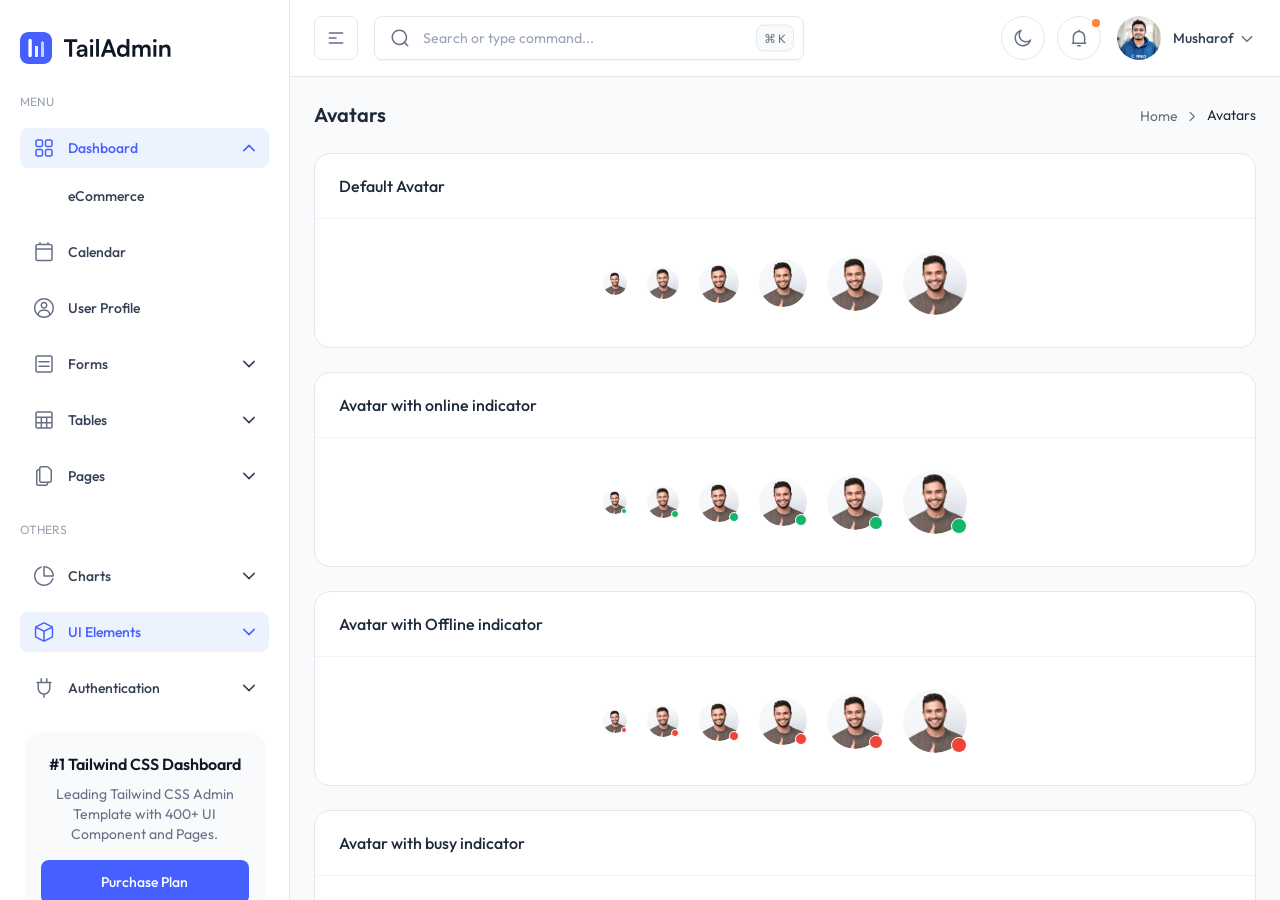
<file: static/tailadmin/avatars.html>
<!doctype html>
<html lang="en">
  <head>
    <meta charset="UTF-8" />
    <meta
      name="viewport"
      content="width=device-width, user-scalable=no, initial-scale=1.0, maximum-scale=1.0, minimum-scale=1.0"
    />
    <meta http-equiv="X-UA-Compatible" content="ie=edge" />
    <title>Avatars | TailAdmin - Tailwind CSS Admin Dashboard Template</title>
  <link rel="icon" href="favicon.ico"><link href="style.css" rel="stylesheet"></head>
  <body
    x-data="{ page: 'avatars', 'loaded': true, 'darkMode': false, 'stickyMenu': false, 'sidebarToggle': false, 'scrollTop': false }"
    x-init="
         darkMode = JSON.parse(localStorage.getItem('darkMode'));
         $watch('darkMode', value => localStorage.setItem('darkMode', JSON.stringify(value)))"
    :class="{'dark bg-gray-900': darkMode === true}"
  >
    <!-- ===== Preloader Start ===== -->
    <div
  x-show="loaded"
  x-init="window.addEventListener('DOMContentLoaded', () => {setTimeout(() => loaded = false, 500)})"
  class="fixed left-0 top-0 z-999999 flex h-screen w-screen items-center justify-center bg-white dark:bg-black"
>
  <div
    class="h-16 w-16 animate-spin rounded-full border-4 border-solid border-brand-500 border-t-transparent"
  ></div>
</div>

    <!-- ===== Preloader End ===== -->

    <!-- ===== Page Wrapper Start ===== -->
    <div class="flex h-screen overflow-hidden">
      <!-- ===== Sidebar Start ===== -->
      <aside
  :class="sidebarToggle ? 'translate-x-0 lg:w-[90px]' : '-translate-x-full'"
  class="sidebar fixed left-0 top-0 z-9999 flex h-screen w-[290px] flex-col overflow-y-hidden border-r border-gray-200 bg-white px-5 dark:border-gray-800 dark:bg-black lg:static lg:translate-x-0"
>
  <!-- SIDEBAR HEADER -->
  <div
    :class="sidebarToggle ? 'justify-center' : 'justify-between'"
    class="flex items-center gap-2 pt-8 sidebar-header pb-7"
  >
    <a href="index.html">
      <span class="logo" :class="sidebarToggle ? 'hidden' : ''">
        <img class="dark:hidden" src="src/images/logo/logo.svg" alt="Logo" />
        <img
          class="hidden dark:block"
          src="src/images/logo/logo-dark.svg"
          alt="Logo"
        />
      </span>

      <img
        class="logo-icon"
        :class="sidebarToggle ? 'lg:block' : 'hidden'"
        src="src/images/logo/logo-icon.svg"
        alt="Logo"
      />
    </a>
  </div>
  <!-- SIDEBAR HEADER -->

  <div
    class="flex flex-col overflow-y-auto duration-300 ease-linear no-scrollbar"
  >
    <!-- Sidebar Menu -->
    <nav x-data="{selected: $persist('Dashboard')}">
      <!-- Menu Group -->
      <div>
        <h3 class="mb-4 text-xs uppercase leading-[20px] text-gray-400">
          <span
            class="menu-group-title"
            :class="sidebarToggle ? 'lg:hidden' : ''"
          >
            MENU
          </span>

          <svg
            :class="sidebarToggle ? 'lg:block hidden' : 'hidden'"
            class="mx-auto fill-current menu-group-icon"
            width="24"
            height="24"
            viewBox="0 0 24 24"
            fill="none"
            xmlns="http://www.w3.org/2000/svg"
          >
            <path
              fill-rule="evenodd"
              clip-rule="evenodd"
              d="M5.99915 10.2451C6.96564 10.2451 7.74915 11.0286 7.74915 11.9951V12.0051C7.74915 12.9716 6.96564 13.7551 5.99915 13.7551C5.03265 13.7551 4.24915 12.9716 4.24915 12.0051V11.9951C4.24915 11.0286 5.03265 10.2451 5.99915 10.2451ZM17.9991 10.2451C18.9656 10.2451 19.7491 11.0286 19.7491 11.9951V12.0051C19.7491 12.9716 18.9656 13.7551 17.9991 13.7551C17.0326 13.7551 16.2491 12.9716 16.2491 12.0051V11.9951C16.2491 11.0286 17.0326 10.2451 17.9991 10.2451ZM13.7491 11.9951C13.7491 11.0286 12.9656 10.2451 11.9991 10.2451C11.0326 10.2451 10.2491 11.0286 10.2491 11.9951V12.0051C10.2491 12.9716 11.0326 13.7551 11.9991 13.7551C12.9656 13.7551 13.7491 12.9716 13.7491 12.0051V11.9951Z"
              fill=""
            />
          </svg>
        </h3>

        <ul class="flex flex-col gap-4 mb-6">
          <!-- Menu Item Dashboard -->
          <li>
            <a
              href="#"
              @click.prevent="selected = (selected === 'Dashboard' ? '':'Dashboard')"
              class="menu-item group"
              :class=" (selected === 'Dashboard') || (page === 'ecommerce' || page === 'analytics' || page === 'marketing' || page === 'crm' || page === 'stocks') ? 'menu-item-active' : 'menu-item-inactive'"
            >
              <svg
                :class="(selected === 'Dashboard') || (page === 'ecommerce' || page === 'analytics' || page === 'marketing' || page === 'crm' || page === 'stocks') ? 'menu-item-icon-active'  :'menu-item-icon-inactive'"
                width="24"
                height="24"
                viewBox="0 0 24 24"
                fill="none"
                xmlns="http://www.w3.org/2000/svg"
              >
                <path
                  fill-rule="evenodd"
                  clip-rule="evenodd"
                  d="M5.5 3.25C4.25736 3.25 3.25 4.25736 3.25 5.5V8.99998C3.25 10.2426 4.25736 11.25 5.5 11.25H9C10.2426 11.25 11.25 10.2426 11.25 8.99998V5.5C11.25 4.25736 10.2426 3.25 9 3.25H5.5ZM4.75 5.5C4.75 5.08579 5.08579 4.75 5.5 4.75H9C9.41421 4.75 9.75 5.08579 9.75 5.5V8.99998C9.75 9.41419 9.41421 9.74998 9 9.74998H5.5C5.08579 9.74998 4.75 9.41419 4.75 8.99998V5.5ZM5.5 12.75C4.25736 12.75 3.25 13.7574 3.25 15V18.5C3.25 19.7426 4.25736 20.75 5.5 20.75H9C10.2426 20.75 11.25 19.7427 11.25 18.5V15C11.25 13.7574 10.2426 12.75 9 12.75H5.5ZM4.75 15C4.75 14.5858 5.08579 14.25 5.5 14.25H9C9.41421 14.25 9.75 14.5858 9.75 15V18.5C9.75 18.9142 9.41421 19.25 9 19.25H5.5C5.08579 19.25 4.75 18.9142 4.75 18.5V15ZM12.75 5.5C12.75 4.25736 13.7574 3.25 15 3.25H18.5C19.7426 3.25 20.75 4.25736 20.75 5.5V8.99998C20.75 10.2426 19.7426 11.25 18.5 11.25H15C13.7574 11.25 12.75 10.2426 12.75 8.99998V5.5ZM15 4.75C14.5858 4.75 14.25 5.08579 14.25 5.5V8.99998C14.25 9.41419 14.5858 9.74998 15 9.74998H18.5C18.9142 9.74998 19.25 9.41419 19.25 8.99998V5.5C19.25 5.08579 18.9142 4.75 18.5 4.75H15ZM15 12.75C13.7574 12.75 12.75 13.7574 12.75 15V18.5C12.75 19.7426 13.7574 20.75 15 20.75H18.5C19.7426 20.75 20.75 19.7427 20.75 18.5V15C20.75 13.7574 19.7426 12.75 18.5 12.75H15ZM14.25 15C14.25 14.5858 14.5858 14.25 15 14.25H18.5C18.9142 14.25 19.25 14.5858 19.25 15V18.5C19.25 18.9142 18.9142 19.25 18.5 19.25H15C14.5858 19.25 14.25 18.9142 14.25 18.5V15Z"
                  fill=""
                />
              </svg>

              <span
                class="menu-item-text"
                :class="sidebarToggle ? 'lg:hidden' : ''"
              >
                Dashboard
              </span>

              <svg
                class="menu-item-arrow"
                :class="[(selected === 'Dashboard') ? 'menu-item-arrow-active' : 'menu-item-arrow-inactive', sidebarToggle ? 'lg:hidden' : '' ]"
                width="20"
                height="20"
                viewBox="0 0 20 20"
                fill="none"
                xmlns="http://www.w3.org/2000/svg"
              >
                <path
                  d="M4.79175 7.39584L10.0001 12.6042L15.2084 7.39585"
                  stroke=""
                  stroke-width="1.5"
                  stroke-linecap="round"
                  stroke-linejoin="round"
                />
              </svg>
            </a>

            <!-- Dropdown Menu Start -->
            <div
              class="overflow-hidden transform translate"
              :class="(selected === 'Dashboard') ? 'block' :'hidden'"
            >
              <ul
                :class="sidebarToggle ? 'lg:hidden' : 'flex'"
                class="flex flex-col gap-1 mt-2 menu-dropdown pl-9"
              >
                <li>
                  <a
                    href="index.html"
                    class="menu-dropdown-item group"
                    :class="page === 'ecommerce' ? 'menu-dropdown-item-active' : 'menu-dropdown-item-inactive'"
                  >
                    eCommerce
                  </a>
                </li>
              </ul>
            </div>
            <!-- Dropdown Menu End -->
          </li>
          <!-- Menu Item Dashboard -->

          <!-- Menu Item Calendar -->
          <li>
            <a
              href="calendar.html"
              @click="selected = (selected === 'Calendar' ? '':'Calendar')"
              class="menu-item group"
              :class=" (selected === 'Calendar') && (page === 'calendar') ? 'menu-item-active' : 'menu-item-inactive'"
            >
              <svg
                :class="(selected === 'Calendar') && (page === 'calendar') ? 'menu-item-icon-active'  :'menu-item-icon-inactive'"
                width="24"
                height="24"
                viewBox="0 0 24 24"
                fill="none"
                xmlns="http://www.w3.org/2000/svg"
              >
                <path
                  fill-rule="evenodd"
                  clip-rule="evenodd"
                  d="M8 2C8.41421 2 8.75 2.33579 8.75 2.75V3.75H15.25V2.75C15.25 2.33579 15.5858 2 16 2C16.4142 2 16.75 2.33579 16.75 2.75V3.75H18.5C19.7426 3.75 20.75 4.75736 20.75 6V9V19C20.75 20.2426 19.7426 21.25 18.5 21.25H5.5C4.25736 21.25 3.25 20.2426 3.25 19V9V6C3.25 4.75736 4.25736 3.75 5.5 3.75H7.25V2.75C7.25 2.33579 7.58579 2 8 2ZM8 5.25H5.5C5.08579 5.25 4.75 5.58579 4.75 6V8.25H19.25V6C19.25 5.58579 18.9142 5.25 18.5 5.25H16H8ZM19.25 9.75H4.75V19C4.75 19.4142 5.08579 19.75 5.5 19.75H18.5C18.9142 19.75 19.25 19.4142 19.25 19V9.75Z"
                  fill=""
                />
              </svg>

              <span
                class="menu-item-text"
                :class="sidebarToggle ? 'lg:hidden' : ''"
              >
                Calendar
              </span>
            </a>
          </li>
          <!-- Menu Item Calendar -->

          <!-- Menu Item Profile -->
          <li>
            <a
              href="profile.html"
              @click="selected = (selected === 'Profile' ? '':'Profile')"
              class="menu-item group"
              :class=" (selected === 'Profile') && (page === 'profile') ? 'menu-item-active' : 'menu-item-inactive'"
            >
              <svg
                :class="(selected === 'Profile') && (page === 'profile') ?  'menu-item-icon-active'  :'menu-item-icon-inactive'"
                width="24"
                height="24"
                viewBox="0 0 24 24"
                fill="none"
                xmlns="http://www.w3.org/2000/svg"
              >
                <path
                  fill-rule="evenodd"
                  clip-rule="evenodd"
                  d="M12 3.5C7.30558 3.5 3.5 7.30558 3.5 12C3.5 14.1526 4.3002 16.1184 5.61936 17.616C6.17279 15.3096 8.24852 13.5955 10.7246 13.5955H13.2746C15.7509 13.5955 17.8268 15.31 18.38 17.6167C19.6996 16.119 20.5 14.153 20.5 12C20.5 7.30558 16.6944 3.5 12 3.5ZM17.0246 18.8566V18.8455C17.0246 16.7744 15.3457 15.0955 13.2746 15.0955H10.7246C8.65354 15.0955 6.97461 16.7744 6.97461 18.8455V18.856C8.38223 19.8895 10.1198 20.5 12 20.5C13.8798 20.5 15.6171 19.8898 17.0246 18.8566ZM2 12C2 6.47715 6.47715 2 12 2C17.5228 2 22 6.47715 22 12C22 17.5228 17.5228 22 12 22C6.47715 22 2 17.5228 2 12ZM11.9991 7.25C10.8847 7.25 9.98126 8.15342 9.98126 9.26784C9.98126 10.3823 10.8847 11.2857 11.9991 11.2857C13.1135 11.2857 14.0169 10.3823 14.0169 9.26784C14.0169 8.15342 13.1135 7.25 11.9991 7.25ZM8.48126 9.26784C8.48126 7.32499 10.0563 5.75 11.9991 5.75C13.9419 5.75 15.5169 7.32499 15.5169 9.26784C15.5169 11.2107 13.9419 12.7857 11.9991 12.7857C10.0563 12.7857 8.48126 11.2107 8.48126 9.26784Z"
                  fill=""
                />
              </svg>

              <span
                class="menu-item-text"
                :class="sidebarToggle ? 'lg:hidden' : ''"
              >
                User Profile
              </span>
            </a>
          </li>
          <!-- Menu Item Profile -->

          <!-- Menu Item Forms -->
          <li>
            <a
              href="#"
              @click.prevent="selected = (selected === 'Forms' ? '':'Forms')"
              class="menu-item group"
              :class=" (selected === 'Forms') || (page === 'formElements' || page === 'formLayout' || page === 'proFormElements' || page === 'proFormLayout') ? 'menu-item-active' : 'menu-item-inactive'"
            >
              <svg
                :class="(selected === 'Forms') || (page === 'formElements' || page === 'formLayout' || page === 'proFormElements' || page === 'proFormLayout') ? 'menu-item-icon-active'  :'menu-item-icon-inactive'"
                width="24"
                height="24"
                viewBox="0 0 24 24"
                fill="none"
                xmlns="http://www.w3.org/2000/svg"
              >
                <path
                  fill-rule="evenodd"
                  clip-rule="evenodd"
                  d="M5.5 3.25C4.25736 3.25 3.25 4.25736 3.25 5.5V18.5C3.25 19.7426 4.25736 20.75 5.5 20.75H18.5001C19.7427 20.75 20.7501 19.7426 20.7501 18.5V5.5C20.7501 4.25736 19.7427 3.25 18.5001 3.25H5.5ZM4.75 5.5C4.75 5.08579 5.08579 4.75 5.5 4.75H18.5001C18.9143 4.75 19.2501 5.08579 19.2501 5.5V18.5C19.2501 18.9142 18.9143 19.25 18.5001 19.25H5.5C5.08579 19.25 4.75 18.9142 4.75 18.5V5.5ZM6.25005 9.7143C6.25005 9.30008 6.58583 8.9643 7.00005 8.9643L17 8.96429C17.4143 8.96429 17.75 9.30008 17.75 9.71429C17.75 10.1285 17.4143 10.4643 17 10.4643L7.00005 10.4643C6.58583 10.4643 6.25005 10.1285 6.25005 9.7143ZM6.25005 14.2857C6.25005 13.8715 6.58583 13.5357 7.00005 13.5357H17C17.4143 13.5357 17.75 13.8715 17.75 14.2857C17.75 14.6999 17.4143 15.0357 17 15.0357H7.00005C6.58583 15.0357 6.25005 14.6999 6.25005 14.2857Z"
                  fill=""
                />
              </svg>

              <span
                class="menu-item-text"
                :class="sidebarToggle ? 'lg:hidden' : ''"
              >
                Forms
              </span>

              <svg
                class="menu-item-arrow absolute right-2.5 top-1/2 -translate-y-1/2 stroke-current"
                :class="[(selected === 'Forms') ? 'menu-item-arrow-active' : 'menu-item-arrow-inactive', sidebarToggle ? 'lg:hidden' : '' ]"
                width="20"
                height="20"
                viewBox="0 0 20 20"
                fill="none"
                xmlns="http://www.w3.org/2000/svg"
              >
                <path
                  d="M4.79175 7.39584L10.0001 12.6042L15.2084 7.39585"
                  stroke=""
                  stroke-width="1.5"
                  stroke-linecap="round"
                  stroke-linejoin="round"
                />
              </svg>
            </a>

            <!-- Dropdown Menu Start -->
            <div
              class="overflow-hidden transform translate"
              :class="(selected === 'Forms') ? 'block' :'hidden'"
            >
              <ul
                :class="sidebarToggle ? 'lg:hidden' : 'flex'"
                class="flex flex-col gap-1 mt-2 menu-dropdown pl-9"
              >
                <li>
                  <a
                    href="form-elements.html"
                    class="menu-dropdown-item group"
                    :class="page === 'formElements' ? 'menu-dropdown-item-active' : 'menu-dropdown-item-inactive'"
                  >
                    Form Elements
                  </a>
                </li>
              </ul>
            </div>
            <!-- Dropdown Menu End -->
          </li>
          <!-- Menu Item Forms -->

          <!-- Menu Item Tables -->
          <li>
            <a
              href="#"
              @click.prevent="selected = (selected === 'Tables' ? '':'Tables')"
              class="menu-item group"
              :class="(selected === 'Tables') || (page === 'basicTables' || page === 'dataTables') ? 'menu-item-active' : 'menu-item-inactive'"
            >
              <svg
                :class="(selected === 'Tables') || (page === 'basicTables' || page === 'dataTables') ? 'menu-item-icon-active'  :'menu-item-icon-inactive'"
                width="24"
                height="24"
                viewBox="0 0 24 24"
                fill="none"
                xmlns="http://www.w3.org/2000/svg"
              >
                <path
                  fill-rule="evenodd"
                  clip-rule="evenodd"
                  d="M3.25 5.5C3.25 4.25736 4.25736 3.25 5.5 3.25H18.5C19.7426 3.25 20.75 4.25736 20.75 5.5V18.5C20.75 19.7426 19.7426 20.75 18.5 20.75H5.5C4.25736 20.75 3.25 19.7426 3.25 18.5V5.5ZM5.5 4.75C5.08579 4.75 4.75 5.08579 4.75 5.5V8.58325L19.25 8.58325V5.5C19.25 5.08579 18.9142 4.75 18.5 4.75H5.5ZM19.25 10.0833H15.416V13.9165H19.25V10.0833ZM13.916 10.0833L10.083 10.0833V13.9165L13.916 13.9165V10.0833ZM8.58301 10.0833H4.75V13.9165H8.58301V10.0833ZM4.75 18.5V15.4165H8.58301V19.25H5.5C5.08579 19.25 4.75 18.9142 4.75 18.5ZM10.083 19.25V15.4165L13.916 15.4165V19.25H10.083ZM15.416 19.25V15.4165H19.25V18.5C19.25 18.9142 18.9142 19.25 18.5 19.25H15.416Z"
                  fill=""
                />
              </svg>

              <span
                class="menu-item-text"
                :class="sidebarToggle ? 'lg:hidden' : ''"
              >
                Tables
              </span>

              <svg
                class="menu-item-arrow absolute right-2.5 top-1/2 -translate-y-1/2 stroke-current"
                :class="[(selected === 'Tables') ? 'menu-item-arrow-active' : 'menu-item-arrow-inactive', sidebarToggle ? 'lg:hidden' : '' ]"
                width="20"
                height="20"
                viewBox="0 0 20 20"
                fill="none"
                xmlns="http://www.w3.org/2000/svg"
              >
                <path
                  d="M4.79175 7.39584L10.0001 12.6042L15.2084 7.39585"
                  stroke=""
                  stroke-width="1.5"
                  stroke-linecap="round"
                  stroke-linejoin="round"
                />
              </svg>
            </a>

            <!-- Dropdown Menu Start -->
            <div
              class="overflow-hidden transform translate"
              :class="(selected === 'Tables') ? 'block' :'hidden'"
            >
              <ul
                :class="sidebarToggle ? 'lg:hidden' : 'flex'"
                class="flex flex-col gap-1 mt-2 menu-dropdown pl-9"
              >
                <li>
                  <a
                    href="basic-tables.html"
                    class="menu-dropdown-item group"
                    :class="page === 'basicTables' ? 'menu-dropdown-item-active' : 'menu-dropdown-item-inactive'"
                  >
                    Basic Tables
                  </a>
                </li>
              </ul>
            </div>
            <!-- Dropdown Menu End -->
          </li>
          <!-- Menu Item Tables -->

          <!-- Menu Item Pages -->
          <li>
            <a
              href="#"
              @click.prevent="selected = (selected === 'Pages' ? '':'Pages')"
              class="menu-item group"
              :class="(selected === 'Pages') || (page === 'fileManager' || page === 'pricingTables' || page === 'blank' || page === 'page404' || page === 'page500' || page === 'page503' || page === 'success' || page === 'faq' || page === 'comingSoon' || page === 'maintenance') ? 'menu-item-active' : 'menu-item-inactive'"
            >
              <svg
                :class="(selected === 'Pages') || (page === 'fileManager' || page === 'pricingTables' || page === 'blank' || page === 'page404' || page === 'page500' || page === 'page503' || page === 'success' || page === 'faq' || page === 'comingSoon' || page === 'maintenance') ? 'menu-item-icon-active'  :'menu-item-icon-inactive'"
                width="24"
                height="24"
                viewBox="0 0 24 24"
                fill="none"
                xmlns="http://www.w3.org/2000/svg"
              >
                <path
                  fill-rule="evenodd"
                  clip-rule="evenodd"
                  d="M8.50391 4.25C8.50391 3.83579 8.83969 3.5 9.25391 3.5H15.2777C15.4766 3.5 15.6674 3.57902 15.8081 3.71967L18.2807 6.19234C18.4214 6.333 18.5004 6.52376 18.5004 6.72268V16.75C18.5004 17.1642 18.1646 17.5 17.7504 17.5H16.248V17.4993H14.748V17.5H9.25391C8.83969 17.5 8.50391 17.1642 8.50391 16.75V4.25ZM14.748 19H9.25391C8.01126 19 7.00391 17.9926 7.00391 16.75V6.49854H6.24805C5.83383 6.49854 5.49805 6.83432 5.49805 7.24854V19.75C5.49805 20.1642 5.83383 20.5 6.24805 20.5H13.998C14.4123 20.5 14.748 20.1642 14.748 19.75L14.748 19ZM7.00391 4.99854V4.25C7.00391 3.00736 8.01127 2 9.25391 2H15.2777C15.8745 2 16.4468 2.23705 16.8687 2.659L19.3414 5.13168C19.7634 5.55364 20.0004 6.12594 20.0004 6.72268V16.75C20.0004 17.9926 18.9931 19 17.7504 19H16.248L16.248 19.75C16.248 20.9926 15.2407 22 13.998 22H6.24805C5.00541 22 3.99805 20.9926 3.99805 19.75V7.24854C3.99805 6.00589 5.00541 4.99854 6.24805 4.99854H7.00391Z"
                  fill=""
                />
              </svg>

              <span
                class="menu-item-text"
                :class="sidebarToggle ? 'lg:hidden' : ''"
              >
                Pages
              </span>

              <svg
                class="menu-item-arrow absolute right-2.5 top-1/2 -translate-y-1/2 stroke-current"
                :class="[(selected === 'Pages') ? 'menu-item-arrow-active' : 'menu-item-arrow-inactive', sidebarToggle ? 'lg:hidden' : '' ]"
                width="20"
                height="20"
                viewBox="0 0 20 20"
                fill="none"
                xmlns="http://www.w3.org/2000/svg"
              >
                <path
                  d="M4.79175 7.39584L10.0001 12.6042L15.2084 7.39585"
                  stroke=""
                  stroke-width="1.5"
                  stroke-linecap="round"
                  stroke-linejoin="round"
                />
              </svg>
            </a>

            <!-- Dropdown Menu Start -->
            <div
              class="overflow-hidden transform translate"
              :class="(selected === 'Pages') ? 'block' :'hidden'"
            >
              <ul
                :class="sidebarToggle ? 'lg:hidden' : 'flex'"
                class="flex flex-col gap-1 mt-2 menu-dropdown pl-9"
              >
                <li>
                  <a
                    href="blank.html"
                    class="menu-dropdown-item group"
                    :class="page === 'blank' ? 'menu-dropdown-item-active' : 'menu-dropdown-item-inactive'"
                  >
                    Blank Page
                  </a>
                </li>
                <li>
                  <a
                    href="404.html"
                    class="menu-dropdown-item group"
                    :class="page === 'page404' ? 'menu-dropdown-item-active' : 'menu-dropdown-item-inactive'"
                  >
                    404 Error
                  </a>
                </li>
              </ul>
            </div>
            <!-- Dropdown Menu End -->
          </li>
          <!-- Menu Item Pages -->
        </ul>
      </div>

      <!-- Others Group -->
      <div>
        <h3 class="mb-4 text-xs uppercase leading-[20px] text-gray-400">
          <span
            class="menu-group-title"
            :class="sidebarToggle ? 'lg:hidden' : ''"
          >
            others
          </span>

          <svg
            :class="sidebarToggle ? 'lg:block hidden' : 'hidden'"
            class="mx-auto fill-current menu-group-icon"
            width="24"
            height="24"
            viewBox="0 0 24 24"
            fill="none"
            xmlns="http://www.w3.org/2000/svg"
          >
            <path
              fill-rule="evenodd"
              clip-rule="evenodd"
              d="M5.99915 10.2451C6.96564 10.2451 7.74915 11.0286 7.74915 11.9951V12.0051C7.74915 12.9716 6.96564 13.7551 5.99915 13.7551C5.03265 13.7551 4.24915 12.9716 4.24915 12.0051V11.9951C4.24915 11.0286 5.03265 10.2451 5.99915 10.2451ZM17.9991 10.2451C18.9656 10.2451 19.7491 11.0286 19.7491 11.9951V12.0051C19.7491 12.9716 18.9656 13.7551 17.9991 13.7551C17.0326 13.7551 16.2491 12.9716 16.2491 12.0051V11.9951C16.2491 11.0286 17.0326 10.2451 17.9991 10.2451ZM13.7491 11.9951C13.7491 11.0286 12.9656 10.2451 11.9991 10.2451C11.0326 10.2451 10.2491 11.0286 10.2491 11.9951V12.0051C10.2491 12.9716 11.0326 13.7551 11.9991 13.7551C12.9656 13.7551 13.7491 12.9716 13.7491 12.0051V11.9951Z"
              fill=""
            />
          </svg>
        </h3>

        <ul class="flex flex-col gap-4 mb-6">
          <!-- Menu Item Charts -->
          <li>
            <a
              href="#"
              @click.prevent="selected = (selected === 'Charts' ? '':'Charts')"
              class="menu-item group"
              :class="(selected === 'Charts') || (page === 'lineChart' || page === 'barChart' || page === 'pieChart') ? 'menu-item-active' : 'menu-item-inactive'"
            >
              <svg
                :class="(selected === 'Charts') || (page === 'lineChart' || page === 'barChart' || page === 'pieChart') ? 'menu-item-icon-active'  :'menu-item-icon-inactive'"
                width="24"
                height="24"
                viewBox="0 0 24 24"
                fill="none"
                xmlns="http://www.w3.org/2000/svg"
              >
                <path
                  fill-rule="evenodd"
                  clip-rule="evenodd"
                  d="M12 2C11.5858 2 11.25 2.33579 11.25 2.75V12C11.25 12.4142 11.5858 12.75 12 12.75H21.25C21.6642 12.75 22 12.4142 22 12C22 6.47715 17.5228 2 12 2ZM12.75 11.25V3.53263C13.2645 3.57761 13.7659 3.66843 14.25 3.80098V3.80099C15.6929 4.19606 16.9827 4.96184 18.0104 5.98959C19.0382 7.01734 19.8039 8.30707 20.199 9.75C20.3316 10.2341 20.4224 10.7355 20.4674 11.25H12.75ZM2 12C2 7.25083 5.31065 3.27489 9.75 2.25415V3.80099C6.14748 4.78734 3.5 8.0845 3.5 12C3.5 16.6944 7.30558 20.5 12 20.5C15.9155 20.5 19.2127 17.8525 20.199 14.25H21.7459C20.7251 18.6894 16.7492 22 12 22C6.47715 22 2 17.5229 2 12Z"
                  fill=""
                />
              </svg>

              <span
                class="menu-item-text"
                :class="sidebarToggle ? 'lg:hidden' : ''"
              >
                Charts
              </span>

              <svg
                class="menu-item-arrow absolute right-2.5 top-1/2 -translate-y-1/2 stroke-current"
                :class="[(selected === 'Charts') ? 'menu-item-arrow-active' : 'menu-item-arrow-inactive', sidebarToggle ? 'lg:hidden' : '' ]"
                width="20"
                height="20"
                viewBox="0 0 20 20"
                fill="none"
                xmlns="http://www.w3.org/2000/svg"
              >
                <path
                  d="M4.79175 7.39584L10.0001 12.6042L15.2084 7.39585"
                  stroke=""
                  stroke-width="1.5"
                  stroke-linecap="round"
                  stroke-linejoin="round"
                />
              </svg>
            </a>

            <!-- Dropdown Menu Start -->
            <div
              class="overflow-hidden transform translate"
              :class="(selected === 'Charts') ? 'block' :'hidden'"
            >
              <ul
                :class="sidebarToggle ? 'lg:hidden' : 'flex'"
                class="flex flex-col gap-1 mt-2 menu-dropdown pl-9"
              >
                <li>
                  <a
                    href="line-chart.html"
                    class="menu-dropdown-item group"
                    :class="page === 'lineChart' ? 'menu-dropdown-item-active' : 'menu-dropdown-item-inactive'"
                  >
                    Line Chart
                  </a>
                </li>
                <li>
                  <a
                    href="bar-chart.html"
                    class="menu-dropdown-item group"
                    :class="page === 'barChart' ? 'menu-dropdown-item-active' : 'menu-dropdown-item-inactive'"
                  >
                    Bar Chart
                  </a>
                </li>
              </ul>
            </div>
            <!-- Dropdown Menu End -->
          </li>
          <!-- Menu Item Charts -->

          <!-- Menu Item Ui Elements -->
          <li>
            <a
              href="#"
              @click.prevent="selected = (selected === 'UIElements' ? '':'UIElements')"
              class="menu-item group"
              :class="(selected === 'UIElements') || (page === 'alerts' || page === 'avatars' || page === 'badge' || page === 'buttons' || page === 'buttonsGroup' || page === 'cards'|| page === 'carousel' || page === 'dropdowns' || page === 'images' || page === 'list' || page === 'modals' || page === 'videos') ? 'menu-item-active' : 'menu-item-inactive'"
            >
              <svg
                :class="(selected === 'UIElements') || (page === 'alerts' || page === 'avatars' || page === 'badge' || page === 'breadcrumb' || page === 'buttons' || page === 'buttonsGroup' || page === 'cards'|| page === 'carousel' || page === 'dropdowns' || page === 'images' || page === 'list' || page === 'modals' || page === 'notifications' || page === 'popovers' || page === 'progress' || page === 'spinners' || page === 'tooltips' || page === 'videos') ? 'menu-item-icon-active'  :'menu-item-icon-inactive'"
                width="24"
                height="24"
                viewBox="0 0 24 24"
                fill="none"
                xmlns="http://www.w3.org/2000/svg"
              >
                <path
                  fill-rule="evenodd"
                  clip-rule="evenodd"
                  d="M11.665 3.75618C11.8762 3.65061 12.1247 3.65061 12.3358 3.75618L18.7807 6.97853L12.3358 10.2009C12.1247 10.3064 11.8762 10.3064 11.665 10.2009L5.22014 6.97853L11.665 3.75618ZM4.29297 8.19199V16.0946C4.29297 16.3787 4.45347 16.6384 4.70757 16.7654L11.25 20.0365V11.6512C11.1631 11.6205 11.0777 11.5843 10.9942 11.5425L4.29297 8.19199ZM12.75 20.037L19.2933 16.7654C19.5474 16.6384 19.7079 16.3787 19.7079 16.0946V8.19199L13.0066 11.5425C12.9229 11.5844 12.8372 11.6207 12.75 11.6515V20.037ZM13.0066 2.41453C12.3732 2.09783 11.6277 2.09783 10.9942 2.41453L4.03676 5.89316C3.27449 6.27429 2.79297 7.05339 2.79297 7.90563V16.0946C2.79297 16.9468 3.27448 17.7259 4.03676 18.1071L10.9942 21.5857L11.3296 20.9149L10.9942 21.5857C11.6277 21.9024 12.3732 21.9024 13.0066 21.5857L19.9641 18.1071C20.7264 17.7259 21.2079 16.9468 21.2079 16.0946V7.90563C21.2079 7.05339 20.7264 6.27429 19.9641 5.89316L13.0066 2.41453Z"
                  fill=""
                />
              </svg>

              <span
                class="menu-item-text"
                :class="sidebarToggle ? 'lg:hidden' : ''"
              >
                UI Elements
              </span>

              <svg
                class="menu-item-arrow absolute right-2.5 top-1/2 -translate-y-1/2 stroke-current"
                :class="[(selected === 'UIElements') ? 'menu-item-arrow-active' : 'menu-item-arrow-inactive', sidebarToggle ? 'lg:hidden' : '' ]"
                width="20"
                height="20"
                viewBox="0 0 20 20"
                fill="none"
                xmlns="http://www.w3.org/2000/svg"
              >
                <path
                  d="M4.79175 7.39584L10.0001 12.6042L15.2084 7.39585"
                  stroke=""
                  stroke-width="1.5"
                  stroke-linecap="round"
                  stroke-linejoin="round"
                />
              </svg>
            </a>

            <!-- Dropdown Menu Start -->
            <div
              class="overflow-hidden transform translate"
              :class="(selected === 'UIElements') ? 'block' :'hidden'"
            >
              <ul
                :class="sidebarToggle ? 'lg:hidden' : 'flex'"
                class="flex flex-col gap-1 mt-2 menu-dropdown pl-9"
              >
                <li>
                  <a
                    href="alerts.html"
                    class="menu-dropdown-item group"
                    :class="page === 'alerts' ? 'menu-dropdown-item-active' : 'menu-dropdown-item-inactive'"
                  >
                    Alerts
                  </a>
                </li>
                <li>
                  <a
                    href="avatars.html"
                    class="menu-dropdown-item group"
                    :class="page === 'avatars' ? 'menu-dropdown-item-active' : 'menu-dropdown-item-inactive'"
                  >
                    Avatars
                  </a>
                </li>
                <li>
                  <a
                    href="badge.html"
                    class="menu-dropdown-item group"
                    :class="page === 'badge' ? 'menu-dropdown-item-active' : 'menu-dropdown-item-inactive'"
                  >
                    Badges
                  </a>
                </li>
                <li>
                  <a
                    href="buttons.html"
                    class="menu-dropdown-item group"
                    :class="page === 'buttons' ? 'menu-dropdown-item-active' : 'menu-dropdown-item-inactive'"
                  >
                    Buttons
                  </a>
                </li>
                <li>
                  <a
                    href="images.html"
                    class="menu-dropdown-item group"
                    :class="page === 'images' ? 'menu-dropdown-item-active' : 'menu-dropdown-item-inactive'"
                  >
                    Images
                  </a>
                </li>
                <li>
                  <a
                    href="videos.html"
                    class="menu-dropdown-item group"
                    :class="page === 'videos' ? 'menu-dropdown-item-active' : 'menu-dropdown-item-inactive'"
                  >
                    Videos
                  </a>
                </li>
              </ul>
            </div>
            <!-- Dropdown Menu End -->
          </li>
          <!-- Menu Item Ui Elements -->

          <!-- Menu Item Authentication -->
          <li>
            <a
              href="#"
              @click.prevent="selected = (selected === 'Authentication' ? '':'Authentication')"
              class="menu-item group"
              :class="(selected === 'Authentication') || (page === 'basicChart' || page === 'advancedChart') ? 'menu-item-active' : 'menu-item-inactive'"
            >
              <svg
                :class="(selected === 'Authentication') || (page === 'basicChart' || page === 'advancedChart') ? 'menu-item-icon-active'  :'menu-item-icon-inactive'"
                width="24"
                height="24"
                viewBox="0 0 24 24"
                fill="none"
                xmlns="http://www.w3.org/2000/svg"
              >
                <path
                  fill-rule="evenodd"
                  clip-rule="evenodd"
                  d="M14 2.75C14 2.33579 14.3358 2 14.75 2C15.1642 2 15.5 2.33579 15.5 2.75V5.73291L17.75 5.73291H19C19.4142 5.73291 19.75 6.0687 19.75 6.48291C19.75 6.89712 19.4142 7.23291 19 7.23291H18.5L18.5 12.2329C18.5 15.5691 15.9866 18.3183 12.75 18.6901V21.25C12.75 21.6642 12.4142 22 12 22C11.5858 22 11.25 21.6642 11.25 21.25V18.6901C8.01342 18.3183 5.5 15.5691 5.5 12.2329L5.5 7.23291H5C4.58579 7.23291 4.25 6.89712 4.25 6.48291C4.25 6.0687 4.58579 5.73291 5 5.73291L6.25 5.73291L8.5 5.73291L8.5 2.75C8.5 2.33579 8.83579 2 9.25 2C9.66421 2 10 2.33579 10 2.75L10 5.73291L14 5.73291V2.75ZM7 7.23291L7 12.2329C7 14.9943 9.23858 17.2329 12 17.2329C14.7614 17.2329 17 14.9943 17 12.2329L17 7.23291L7 7.23291Z"
                  fill=""
                />
              </svg>

              <span
                class="menu-item-text"
                :class="sidebarToggle ? 'lg:hidden' : ''"
              >
                Authentication
              </span>

              <svg
                class="menu-item-arrow absolute right-2.5 top-1/2 -translate-y-1/2 stroke-current"
                :class="[(selected === 'Authentication') ? 'menu-item-arrow-active' : 'menu-item-arrow-inactive', sidebarToggle ? 'lg:hidden' : '' ]"
                width="20"
                height="20"
                viewBox="0 0 20 20"
                fill="none"
                xmlns="http://www.w3.org/2000/svg"
              >
                <path
                  d="M4.79175 7.39584L10.0001 12.6042L15.2084 7.39585"
                  stroke=""
                  stroke-width="1.5"
                  stroke-linecap="round"
                  stroke-linejoin="round"
                />
              </svg>
            </a>

            <!-- Dropdown Menu Start -->
            <div
              class="overflow-hidden transform translate"
              :class="(selected === 'Authentication') ? 'block' :'hidden'"
            >
              <ul
                :class="sidebarToggle ? 'lg:hidden' : 'flex'"
                class="flex flex-col gap-1 mt-2 menu-dropdown pl-9"
              >
                <li>
                  <a
                    href="signin.html"
                    class="menu-dropdown-item group"
                    :class="page === 'signin' ? 'menu-dropdown-item-active' : 'menu-dropdown-item-inactive'"
                  >
                    Sign In
                  </a>
                </li>
                <li>
                  <a
                    href="signup.html"
                    class="menu-dropdown-item group"
                    :class="page === 'signup' ? 'menu-dropdown-item-active' : 'menu-dropdown-item-inactive'"
                  >
                    Sign Up
                  </a>
                </li>
              </ul>
            </div>
            <!-- Dropdown Menu End -->
          </li>
          <!-- Menu Item Authentication -->
        </ul>
      </div>
    </nav>
    <!-- Sidebar Menu -->

    <!-- Promo Box -->
    <div
      :class="sidebarToggle ? 'lg:hidden' : ''"
      class="mx-auto mb-10 w-full max-w-60 rounded-2xl bg-gray-50 px-4 py-5 text-center dark:bg-white/[0.03]"
    >
      <h3 class="mb-2 font-semibold text-gray-900 dark:text-white">
        #1 Tailwind CSS Dashboard
      </h3>
      <p class="mb-4 text-gray-500 text-theme-sm dark:text-gray-400">
        Leading Tailwind CSS Admin Template with 400+ UI Component and Pages.
      </p>
      <a
        href="https://tailadmin.com/pricing"
        target="_blank"
        rel="nofollow"
        class="flex items-center justify-center p-3 font-medium text-white rounded-lg bg-brand-500 text-theme-sm hover:bg-brand-600"
      >
        Purchase Plan
      </a>
    </div>
    <!-- Promo Box -->
  </div>
</aside>

      <!-- ===== Sidebar End ===== -->

      <!-- ===== Content Area Start ===== -->
      <div
        class="relative flex flex-col flex-1 overflow-x-hidden overflow-y-auto"
      >
        <!-- Small Device Overlay Start -->
        <div
  @click="sidebarToggle = false"
  :class="sidebarToggle ? 'block lg:hidden' : 'hidden'"
  class="fixed w-full h-screen z-9 bg-gray-900/50"
></div>
<!-- Small Device Overlay End -->

        <!-- ===== Header Start ===== -->
        <header
  x-data="{menuToggle: false}"
  class="sticky top-0 z-99999 flex w-full border-gray-200 bg-white lg:border-b dark:border-gray-800 dark:bg-gray-900"
>
  <div
    class="flex grow flex-col items-center justify-between lg:flex-row lg:px-6"
  >
    <div
      class="flex w-full items-center justify-between gap-2 border-b border-gray-200 px-3 py-3 sm:gap-4 lg:justify-normal lg:border-b-0 lg:px-0 lg:py-4 dark:border-gray-800"
    >
      <!-- Hamburger Toggle BTN -->
      <button
        :class="sidebarToggle ? 'lg:bg-transparent dark:lg:bg-transparent bg-gray-100 dark:bg-gray-800' : ''"
        class="z-99999 flex h-10 w-10 items-center justify-center rounded-lg border-gray-200 text-gray-500 lg:h-11 lg:w-11 lg:border dark:border-gray-800 dark:text-gray-400"
        @click.stop="sidebarToggle = !sidebarToggle"
      >
        <svg
          class="hidden fill-current lg:block"
          width="16"
          height="12"
          viewBox="0 0 16 12"
          fill="none"
          xmlns="http://www.w3.org/2000/svg"
        >
          <path
            fill-rule="evenodd"
            clip-rule="evenodd"
            d="M0.583252 1C0.583252 0.585788 0.919038 0.25 1.33325 0.25H14.6666C15.0808 0.25 15.4166 0.585786 15.4166 1C15.4166 1.41421 15.0808 1.75 14.6666 1.75L1.33325 1.75C0.919038 1.75 0.583252 1.41422 0.583252 1ZM0.583252 11C0.583252 10.5858 0.919038 10.25 1.33325 10.25L14.6666 10.25C15.0808 10.25 15.4166 10.5858 15.4166 11C15.4166 11.4142 15.0808 11.75 14.6666 11.75L1.33325 11.75C0.919038 11.75 0.583252 11.4142 0.583252 11ZM1.33325 5.25C0.919038 5.25 0.583252 5.58579 0.583252 6C0.583252 6.41421 0.919038 6.75 1.33325 6.75L7.99992 6.75C8.41413 6.75 8.74992 6.41421 8.74992 6C8.74992 5.58579 8.41413 5.25 7.99992 5.25L1.33325 5.25Z"
            fill=""
          />
        </svg>

        <svg
          :class="sidebarToggle ? 'hidden' : 'block lg:hidden'"
          class="fill-current lg:hidden"
          width="24"
          height="24"
          viewBox="0 0 24 24"
          fill="none"
          xmlns="http://www.w3.org/2000/svg"
        >
          <path
            fill-rule="evenodd"
            clip-rule="evenodd"
            d="M3.25 6C3.25 5.58579 3.58579 5.25 4 5.25L20 5.25C20.4142 5.25 20.75 5.58579 20.75 6C20.75 6.41421 20.4142 6.75 20 6.75L4 6.75C3.58579 6.75 3.25 6.41422 3.25 6ZM3.25 18C3.25 17.5858 3.58579 17.25 4 17.25L20 17.25C20.4142 17.25 20.75 17.5858 20.75 18C20.75 18.4142 20.4142 18.75 20 18.75L4 18.75C3.58579 18.75 3.25 18.4142 3.25 18ZM4 11.25C3.58579 11.25 3.25 11.5858 3.25 12C3.25 12.4142 3.58579 12.75 4 12.75L12 12.75C12.4142 12.75 12.75 12.4142 12.75 12C12.75 11.5858 12.4142 11.25 12 11.25L4 11.25Z"
            fill=""
          />
        </svg>

        <!-- cross icon -->
        <svg
          :class="sidebarToggle ? 'block lg:hidden' : 'hidden'"
          class="fill-current"
          width="24"
          height="24"
          viewBox="0 0 24 24"
          fill="none"
          xmlns="http://www.w3.org/2000/svg"
        >
          <path
            fill-rule="evenodd"
            clip-rule="evenodd"
            d="M6.21967 7.28131C5.92678 6.98841 5.92678 6.51354 6.21967 6.22065C6.51256 5.92775 6.98744 5.92775 7.28033 6.22065L11.999 10.9393L16.7176 6.22078C17.0105 5.92789 17.4854 5.92788 17.7782 6.22078C18.0711 6.51367 18.0711 6.98855 17.7782 7.28144L13.0597 12L17.7782 16.7186C18.0711 17.0115 18.0711 17.4863 17.7782 17.7792C17.4854 18.0721 17.0105 18.0721 16.7176 17.7792L11.999 13.0607L7.28033 17.7794C6.98744 18.0722 6.51256 18.0722 6.21967 17.7794C5.92678 17.4865 5.92678 17.0116 6.21967 16.7187L10.9384 12L6.21967 7.28131Z"
            fill=""
          />
        </svg>
      </button>
      <!-- Hamburger Toggle BTN -->

      <a href="index.html" class="lg:hidden">
        <img class="dark:hidden" src="src/images/logo/logo.svg" alt="Logo" />
        <img
          class="hidden dark:block"
          src="src/images/logo/logo-dark.svg"
          alt="Logo"
        />
      </a>

      <!-- Application nav menu button -->
      <button
        class="z-99999 flex h-10 w-10 items-center justify-center rounded-lg text-gray-700 hover:bg-gray-100 lg:hidden dark:text-gray-400 dark:hover:bg-gray-800"
        :class="menuToggle ? 'bg-gray-100 dark:bg-gray-800' : ''"
        @click.stop="menuToggle = !menuToggle"
      >
        <svg
          class="fill-current"
          width="24"
          height="24"
          viewBox="0 0 24 24"
          fill="none"
          xmlns="http://www.w3.org/2000/svg"
        >
          <path
            fill-rule="evenodd"
            clip-rule="evenodd"
            d="M5.99902 10.4951C6.82745 10.4951 7.49902 11.1667 7.49902 11.9951V12.0051C7.49902 12.8335 6.82745 13.5051 5.99902 13.5051C5.1706 13.5051 4.49902 12.8335 4.49902 12.0051V11.9951C4.49902 11.1667 5.1706 10.4951 5.99902 10.4951ZM17.999 10.4951C18.8275 10.4951 19.499 11.1667 19.499 11.9951V12.0051C19.499 12.8335 18.8275 13.5051 17.999 13.5051C17.1706 13.5051 16.499 12.8335 16.499 12.0051V11.9951C16.499 11.1667 17.1706 10.4951 17.999 10.4951ZM13.499 11.9951C13.499 11.1667 12.8275 10.4951 11.999 10.4951C11.1706 10.4951 10.499 11.1667 10.499 11.9951V12.0051C10.499 12.8335 11.1706 13.5051 11.999 13.5051C12.8275 13.5051 13.499 12.8335 13.499 12.0051V11.9951Z"
            fill=""
          />
        </svg>
      </button>
      <!-- Application nav menu button -->

      <div class="hidden lg:block">
        <form>
          <div class="relative">
            <span class="absolute top-1/2 left-4 -translate-y-1/2">
              <svg
                class="fill-gray-500 dark:fill-gray-400"
                width="20"
                height="20"
                viewBox="0 0 20 20"
                fill="none"
                xmlns="http://www.w3.org/2000/svg"
              >
                <path
                  fill-rule="evenodd"
                  clip-rule="evenodd"
                  d="M3.04175 9.37363C3.04175 5.87693 5.87711 3.04199 9.37508 3.04199C12.8731 3.04199 15.7084 5.87693 15.7084 9.37363C15.7084 12.8703 12.8731 15.7053 9.37508 15.7053C5.87711 15.7053 3.04175 12.8703 3.04175 9.37363ZM9.37508 1.54199C5.04902 1.54199 1.54175 5.04817 1.54175 9.37363C1.54175 13.6991 5.04902 17.2053 9.37508 17.2053C11.2674 17.2053 13.003 16.5344 14.357 15.4176L17.177 18.238C17.4699 18.5309 17.9448 18.5309 18.2377 18.238C18.5306 17.9451 18.5306 17.4703 18.2377 17.1774L15.418 14.3573C16.5365 13.0033 17.2084 11.2669 17.2084 9.37363C17.2084 5.04817 13.7011 1.54199 9.37508 1.54199Z"
                  fill=""
                />
              </svg>
            </span>
            <input
              type="text"
              placeholder="Search or type command..."
              id="search-input"
              class="dark:bg-dark-900 shadow-theme-xs focus:border-brand-300 focus:ring-brand-500/10 dark:focus:border-brand-800 h-11 w-full rounded-lg border border-gray-200 bg-transparent py-2.5 pr-14 pl-12 text-sm text-gray-800 placeholder:text-gray-400 focus:ring-3 focus:outline-hidden xl:w-[430px] dark:border-gray-800 dark:bg-gray-900 dark:bg-white/[0.03] dark:text-white/90 dark:placeholder:text-white/30"
            />

            <button
              id="search-button"
              class="absolute top-1/2 right-2.5 inline-flex -translate-y-1/2 items-center gap-0.5 rounded-lg border border-gray-200 bg-gray-50 px-[7px] py-[4.5px] text-xs -tracking-[0.2px] text-gray-500 dark:border-gray-800 dark:bg-white/[0.03] dark:text-gray-400"
            >
              <span> ⌘ </span>
              <span> K </span>
            </button>
          </div>
        </form>
      </div>
    </div>

    <div
      :class="menuToggle ? 'flex' : 'hidden'"
      class="shadow-theme-md w-full items-center justify-between gap-4 px-5 py-4 lg:flex lg:justify-end lg:px-0 lg:shadow-none"
    >
      <div class="2xsm:gap-3 flex items-center gap-2">
        <!-- Dark Mode Toggler -->
        <button
          class="hover:text-dark-900 relative flex h-11 w-11 items-center justify-center rounded-full border border-gray-200 bg-white text-gray-500 transition-colors hover:bg-gray-100 hover:text-gray-700 dark:border-gray-800 dark:bg-gray-900 dark:text-gray-400 dark:hover:bg-gray-800 dark:hover:text-white"
          @click.prevent="darkMode = !darkMode"
        >
          <svg
            class="hidden dark:block"
            width="20"
            height="20"
            viewBox="0 0 20 20"
            fill="none"
            xmlns="http://www.w3.org/2000/svg"
          >
            <path
              fill-rule="evenodd"
              clip-rule="evenodd"
              d="M9.99998 1.5415C10.4142 1.5415 10.75 1.87729 10.75 2.2915V3.5415C10.75 3.95572 10.4142 4.2915 9.99998 4.2915C9.58577 4.2915 9.24998 3.95572 9.24998 3.5415V2.2915C9.24998 1.87729 9.58577 1.5415 9.99998 1.5415ZM10.0009 6.79327C8.22978 6.79327 6.79402 8.22904 6.79402 10.0001C6.79402 11.7712 8.22978 13.207 10.0009 13.207C11.772 13.207 13.2078 11.7712 13.2078 10.0001C13.2078 8.22904 11.772 6.79327 10.0009 6.79327ZM5.29402 10.0001C5.29402 7.40061 7.40135 5.29327 10.0009 5.29327C12.6004 5.29327 14.7078 7.40061 14.7078 10.0001C14.7078 12.5997 12.6004 14.707 10.0009 14.707C7.40135 14.707 5.29402 12.5997 5.29402 10.0001ZM15.9813 5.08035C16.2742 4.78746 16.2742 4.31258 15.9813 4.01969C15.6884 3.7268 15.2135 3.7268 14.9207 4.01969L14.0368 4.90357C13.7439 5.19647 13.7439 5.67134 14.0368 5.96423C14.3297 6.25713 14.8045 6.25713 15.0974 5.96423L15.9813 5.08035ZM18.4577 10.0001C18.4577 10.4143 18.1219 10.7501 17.7077 10.7501H16.4577C16.0435 10.7501 15.7077 10.4143 15.7077 10.0001C15.7077 9.58592 16.0435 9.25013 16.4577 9.25013H17.7077C18.1219 9.25013 18.4577 9.58592 18.4577 10.0001ZM14.9207 15.9806C15.2135 16.2735 15.6884 16.2735 15.9813 15.9806C16.2742 15.6877 16.2742 15.2128 15.9813 14.9199L15.0974 14.036C14.8045 13.7431 14.3297 13.7431 14.0368 14.036C13.7439 14.3289 13.7439 14.8038 14.0368 15.0967L14.9207 15.9806ZM9.99998 15.7088C10.4142 15.7088 10.75 16.0445 10.75 16.4588V17.7088C10.75 18.123 10.4142 18.4588 9.99998 18.4588C9.58577 18.4588 9.24998 18.123 9.24998 17.7088V16.4588C9.24998 16.0445 9.58577 15.7088 9.99998 15.7088ZM5.96356 15.0972C6.25646 14.8043 6.25646 14.3295 5.96356 14.0366C5.67067 13.7437 5.1958 13.7437 4.9029 14.0366L4.01902 14.9204C3.72613 15.2133 3.72613 15.6882 4.01902 15.9811C4.31191 16.274 4.78679 16.274 5.07968 15.9811L5.96356 15.0972ZM4.29224 10.0001C4.29224 10.4143 3.95645 10.7501 3.54224 10.7501H2.29224C1.87802 10.7501 1.54224 10.4143 1.54224 10.0001C1.54224 9.58592 1.87802 9.25013 2.29224 9.25013H3.54224C3.95645 9.25013 4.29224 9.58592 4.29224 10.0001ZM4.9029 5.9637C5.1958 6.25659 5.67067 6.25659 5.96356 5.9637C6.25646 5.6708 6.25646 5.19593 5.96356 4.90303L5.07968 4.01915C4.78679 3.72626 4.31191 3.72626 4.01902 4.01915C3.72613 4.31204 3.72613 4.78692 4.01902 5.07981L4.9029 5.9637Z"
              fill="currentColor"
            />
          </svg>
          <svg
            class="dark:hidden"
            width="20"
            height="20"
            viewBox="0 0 20 20"
            fill="none"
            xmlns="http://www.w3.org/2000/svg"
          >
            <path
              d="M17.4547 11.97L18.1799 12.1611C18.265 11.8383 18.1265 11.4982 17.8401 11.3266C17.5538 11.1551 17.1885 11.1934 16.944 11.4207L17.4547 11.97ZM8.0306 2.5459L8.57989 3.05657C8.80718 2.81209 8.84554 2.44682 8.67398 2.16046C8.50243 1.8741 8.16227 1.73559 7.83948 1.82066L8.0306 2.5459ZM12.9154 13.0035C9.64678 13.0035 6.99707 10.3538 6.99707 7.08524H5.49707C5.49707 11.1823 8.81835 14.5035 12.9154 14.5035V13.0035ZM16.944 11.4207C15.8869 12.4035 14.4721 13.0035 12.9154 13.0035V14.5035C14.8657 14.5035 16.6418 13.7499 17.9654 12.5193L16.944 11.4207ZM16.7295 11.7789C15.9437 14.7607 13.2277 16.9586 10.0003 16.9586V18.4586C13.9257 18.4586 17.2249 15.7853 18.1799 12.1611L16.7295 11.7789ZM10.0003 16.9586C6.15734 16.9586 3.04199 13.8433 3.04199 10.0003H1.54199C1.54199 14.6717 5.32892 18.4586 10.0003 18.4586V16.9586ZM3.04199 10.0003C3.04199 6.77289 5.23988 4.05695 8.22173 3.27114L7.83948 1.82066C4.21532 2.77574 1.54199 6.07486 1.54199 10.0003H3.04199ZM6.99707 7.08524C6.99707 5.52854 7.5971 4.11366 8.57989 3.05657L7.48132 2.03522C6.25073 3.35885 5.49707 5.13487 5.49707 7.08524H6.99707Z"
              fill="currentColor"
            />
          </svg>
        </button>
        <!-- Dark Mode Toggler -->

        <!-- Notification Menu Area -->
        <div
          class="relative"
          x-data="{ dropdownOpen: false, notifying: true }"
          @click.outside="dropdownOpen = false"
        >
          <button
            class="hover:text-dark-900 relative flex h-11 w-11 items-center justify-center rounded-full border border-gray-200 bg-white text-gray-500 transition-colors hover:bg-gray-100 hover:text-gray-700 dark:border-gray-800 dark:bg-gray-900 dark:text-gray-400 dark:hover:bg-gray-800 dark:hover:text-white"
            @click.prevent="dropdownOpen = ! dropdownOpen; notifying = false"
          >
            <span
              :class="!notifying ? 'hidden' : 'flex'"
              class="absolute top-0.5 right-0 z-1 h-2 w-2 rounded-full bg-orange-400"
            >
              <span
                class="absolute -z-1 inline-flex h-full w-full animate-ping rounded-full bg-orange-400 opacity-75"
              ></span>
            </span>
            <svg
              class="fill-current"
              width="20"
              height="20"
              viewBox="0 0 20 20"
              fill="none"
              xmlns="http://www.w3.org/2000/svg"
            >
              <path
                fill-rule="evenodd"
                clip-rule="evenodd"
                d="M10.75 2.29248C10.75 1.87827 10.4143 1.54248 10 1.54248C9.58583 1.54248 9.25004 1.87827 9.25004 2.29248V2.83613C6.08266 3.20733 3.62504 5.9004 3.62504 9.16748V14.4591H3.33337C2.91916 14.4591 2.58337 14.7949 2.58337 15.2091C2.58337 15.6234 2.91916 15.9591 3.33337 15.9591H4.37504H15.625H16.6667C17.0809 15.9591 17.4167 15.6234 17.4167 15.2091C17.4167 14.7949 17.0809 14.4591 16.6667 14.4591H16.375V9.16748C16.375 5.9004 13.9174 3.20733 10.75 2.83613V2.29248ZM14.875 14.4591V9.16748C14.875 6.47509 12.6924 4.29248 10 4.29248C7.30765 4.29248 5.12504 6.47509 5.12504 9.16748V14.4591H14.875ZM8.00004 17.7085C8.00004 18.1228 8.33583 18.4585 8.75004 18.4585H11.25C11.6643 18.4585 12 18.1228 12 17.7085C12 17.2943 11.6643 16.9585 11.25 16.9585H8.75004C8.33583 16.9585 8.00004 17.2943 8.00004 17.7085Z"
                fill=""
              />
            </svg>
          </button>

          <!-- Dropdown Start -->
          <div
            x-show="dropdownOpen"
            class="shadow-theme-lg dark:bg-gray-dark absolute -right-[240px] mt-[17px] flex h-[480px] w-[350px] flex-col rounded-2xl border border-gray-200 bg-white p-3 sm:w-[361px] lg:right-0 dark:border-gray-800"
          >
            <div
              class="mb-3 flex items-center justify-between border-b border-gray-100 pb-3 dark:border-gray-800"
            >
              <h5
                class="text-lg font-semibold text-gray-800 dark:text-white/90"
              >
                Notification
              </h5>

              <button
                @click="dropdownOpen = false"
                class="text-gray-500 dark:text-gray-400"
              >
                <svg
                  class="fill-current"
                  width="24"
                  height="24"
                  viewBox="0 0 24 24"
                  fill="none"
                  xmlns="http://www.w3.org/2000/svg"
                >
                  <path
                    fill-rule="evenodd"
                    clip-rule="evenodd"
                    d="M6.21967 7.28131C5.92678 6.98841 5.92678 6.51354 6.21967 6.22065C6.51256 5.92775 6.98744 5.92775 7.28033 6.22065L11.999 10.9393L16.7176 6.22078C17.0105 5.92789 17.4854 5.92788 17.7782 6.22078C18.0711 6.51367 18.0711 6.98855 17.7782 7.28144L13.0597 12L17.7782 16.7186C18.0711 17.0115 18.0711 17.4863 17.7782 17.7792C17.4854 18.0721 17.0105 18.0721 16.7176 17.7792L11.999 13.0607L7.28033 17.7794C6.98744 18.0722 6.51256 18.0722 6.21967 17.7794C5.92678 17.4865 5.92678 17.0116 6.21967 16.7187L10.9384 12L6.21967 7.28131Z"
                    fill=""
                  />
                </svg>
              </button>
            </div>

            <ul class="custom-scrollbar flex h-auto flex-col overflow-y-auto">
              <li>
                <a
                  class="flex gap-3 rounded-lg border-b border-gray-100 p-3 px-4.5 py-3 hover:bg-gray-100 dark:border-gray-800 dark:hover:bg-white/5"
                  href="#"
                >
                  <span
                    class="relative z-1 block h-10 w-full max-w-10 rounded-full"
                  >
                    <img
                      src="src/images/user/user-02.jpg"
                      alt="User"
                      class="overflow-hidden rounded-full"
                    />
                    <span
                      class="bg-success-500 absolute right-0 bottom-0 z-10 h-2.5 w-full max-w-2.5 rounded-full border-[1.5px] border-white dark:border-gray-900"
                    ></span>
                  </span>

                  <span class="block">
                    <span
                      class="text-theme-sm mb-1.5 block text-gray-500 dark:text-gray-400"
                    >
                      <span class="font-medium text-gray-800 dark:text-white/90"
                        >Terry Franci</span
                      >
                      requests permission to change
                      <span class="font-medium text-gray-800 dark:text-white/90"
                        >Project - Nganter App</span
                      >
                    </span>

                    <span
                      class="text-theme-xs flex items-center gap-2 text-gray-500 dark:text-gray-400"
                    >
                      <span>Project</span>
                      <span class="h-1 w-1 rounded-full bg-gray-400"></span>
                      <span>5 min ago</span>
                    </span>
                  </span>
                </a>
              </li>

              <li>
                <a
                  class="flex gap-3 rounded-lg border-b border-gray-100 p-3 px-4.5 py-3 hover:bg-gray-100 dark:border-gray-800 dark:hover:bg-white/5"
                  href="#"
                >
                  <span
                    class="relative z-1 block h-10 w-full max-w-10 rounded-full"
                  >
                    <img
                      src="src/images/user/user-03.jpg"
                      alt="User"
                      class="overflow-hidden rounded-full"
                    />
                    <span
                      class="bg-success-500 absolute right-0 bottom-0 z-10 h-2.5 w-full max-w-2.5 rounded-full border-[1.5px] border-white dark:border-gray-900"
                    ></span>
                  </span>

                  <span class="block">
                    <span
                      class="text-theme-sm mb-1.5 block text-gray-500 dark:text-gray-400"
                    >
                      <span class="font-medium text-gray-800 dark:text-white/90"
                        >Alena Franci</span
                      >
                      requests permission to change
                      <span class="font-medium text-gray-800 dark:text-white/90"
                        >Project - Nganter App</span
                      >
                    </span>

                    <span
                      class="text-theme-xs flex items-center gap-2 text-gray-500 dark:text-gray-400"
                    >
                      <span>Project</span>
                      <span class="h-1 w-1 rounded-full bg-gray-400"></span>
                      <span>8 min ago</span>
                    </span>
                  </span>
                </a>
              </li>

              <li>
                <a
                  class="flex gap-3 rounded-lg border-b border-gray-100 p-3 px-4.5 py-3 hover:bg-gray-100 dark:border-gray-800 dark:hover:bg-white/5"
                  href="#"
                >
                  <span
                    class="relative z-1 block h-10 w-full max-w-10 rounded-full"
                  >
                    <img
                      src="src/images/user/user-04.jpg"
                      alt="User"
                      class="overflow-hidden rounded-full"
                    />
                    <span
                      class="bg-success-500 absolute right-0 bottom-0 z-10 h-2.5 w-full max-w-2.5 rounded-full border-[1.5px] border-white dark:border-gray-900"
                    ></span>
                  </span>

                  <span class="block">
                    <span
                      class="text-theme-sm mb-1.5 block text-gray-500 dark:text-gray-400"
                    >
                      <span class="font-medium text-gray-800 dark:text-white/90"
                        >Jocelyn Kenter</span
                      >
                      requests permission to change
                      <span class="font-medium text-gray-800 dark:text-white/90"
                        >Project - Nganter App</span
                      >
                    </span>

                    <span
                      class="text-theme-xs flex items-center gap-2 text-gray-500 dark:text-gray-400"
                    >
                      <span>Project</span>
                      <span class="h-1 w-1 rounded-full bg-gray-400"></span>
                      <span>15 min ago</span>
                    </span>
                  </span>
                </a>
              </li>

              <li>
                <a
                  class="flex gap-3 rounded-lg border-b border-gray-100 p-3 px-4.5 py-3 hover:bg-gray-100 dark:border-gray-800 dark:hover:bg-white/5"
                  href="#"
                >
                  <span
                    class="relative z-1 block h-10 w-full max-w-10 rounded-full"
                  >
                    <img
                      src="src/images/user/user-05.jpg"
                      alt="User"
                      class="overflow-hidden rounded-full"
                    />
                    <span
                      class="bg-error-500 absolute right-0 bottom-0 z-10 h-2.5 w-full max-w-2.5 rounded-full border-[1.5px] border-white dark:border-gray-900"
                    ></span>
                  </span>

                  <span class="block">
                    <span
                      class="text-theme-sm mb-1.5 block text-gray-500 dark:text-gray-400"
                    >
                      <span class="font-medium text-gray-800 dark:text-white/90"
                        >Brandon Philips</span
                      >
                      requests permission to change
                      <span class="font-medium text-gray-800 dark:text-white/90"
                        >Project - Nganter App</span
                      >
                    </span>

                    <span
                      class="text-theme-xs flex items-center gap-2 text-gray-500 dark:text-gray-400"
                    >
                      <span>Project</span>
                      <span class="h-1 w-1 rounded-full bg-gray-400"></span>
                      <span>1 hr ago</span>
                    </span>
                  </span>
                </a>
              </li>

              <li>
                <a
                  class="flex gap-3 rounded-lg border-b border-gray-100 p-3 px-4.5 py-3 hover:bg-gray-100 dark:border-gray-800 dark:hover:bg-white/5"
                  href="#"
                >
                  <span
                    class="relative z-1 block h-10 w-full max-w-10 rounded-full"
                  >
                    <img
                      src="src/images/user/user-02.jpg"
                      alt="User"
                      class="overflow-hidden rounded-full"
                    />
                    <span
                      class="bg-success-500 absolute right-0 bottom-0 z-10 h-2.5 w-full max-w-2.5 rounded-full border-[1.5px] border-white dark:border-gray-900"
                    ></span>
                  </span>

                  <span class="block">
                    <span
                      class="text-theme-sm mb-1.5 block text-gray-500 dark:text-gray-400"
                    >
                      <span class="font-medium text-gray-800 dark:text-white/90"
                        >Terry Franci</span
                      >
                      requests permission to change
                      <span class="font-medium text-gray-800 dark:text-white/90"
                        >Project - Nganter App</span
                      >
                    </span>

                    <span
                      class="text-theme-xs flex items-center gap-2 text-gray-500 dark:text-gray-400"
                    >
                      <span>Project</span>
                      <span class="h-1 w-1 rounded-full bg-gray-400"></span>
                      <span>5 min ago</span>
                    </span>
                  </span>
                </a>
              </li>

              <li>
                <a
                  class="flex gap-3 rounded-lg border-b border-gray-100 p-3 px-4.5 py-3 hover:bg-gray-100 dark:border-gray-800 dark:hover:bg-white/5"
                  href="#"
                >
                  <span
                    class="relative z-1 block h-10 w-full max-w-10 rounded-full"
                  >
                    <img
                      src="src/images/user/user-03.jpg"
                      alt="User"
                      class="overflow-hidden rounded-full"
                    />
                    <span
                      class="bg-success-500 absolute right-0 bottom-0 z-10 h-2.5 w-full max-w-2.5 rounded-full border-[1.5px] border-white dark:border-gray-900"
                    ></span>
                  </span>

                  <span class="block">
                    <span
                      class="text-theme-sm mb-1.5 block text-gray-500 dark:text-gray-400"
                    >
                      <span class="font-medium text-gray-800 dark:text-white/90"
                        >Alena Franci</span
                      >
                      requests permission to change
                      <span class="font-medium text-gray-800 dark:text-white/90"
                        >Project - Nganter App</span
                      >
                    </span>

                    <span
                      class="text-theme-xs flex items-center gap-2 text-gray-500 dark:text-gray-400"
                    >
                      <span>Project</span>
                      <span class="h-1 w-1 rounded-full bg-gray-400"></span>
                      <span>8 min ago</span>
                    </span>
                  </span>
                </a>
              </li>

              <li>
                <a
                  class="flex gap-3 rounded-lg border-b border-gray-100 p-3 px-4.5 py-3 hover:bg-gray-100 dark:border-gray-800 dark:hover:bg-white/5"
                  href="#"
                >
                  <span
                    class="relative z-1 block h-10 w-full max-w-10 rounded-full"
                  >
                    <img
                      src="src/images/user/user-04.jpg"
                      alt="User"
                      class="overflow-hidden rounded-full"
                    />
                    <span
                      class="bg-success-500 absolute right-0 bottom-0 z-10 h-2.5 w-full max-w-2.5 rounded-full border-[1.5px] border-white dark:border-gray-900"
                    ></span>
                  </span>

                  <span class="block">
                    <span
                      class="text-theme-sm mb-1.5 block text-gray-500 dark:text-gray-400"
                    >
                      <span class="font-medium text-gray-800 dark:text-white/90"
                        >Jocelyn Kenter</span
                      >
                      requests permission to change
                      <span class="font-medium text-gray-800 dark:text-white/90"
                        >Project - Nganter App</span
                      >
                    </span>

                    <span
                      class="text-theme-xs flex items-center gap-2 text-gray-500 dark:text-gray-400"
                    >
                      <span>Project</span>
                      <span class="h-1 w-1 rounded-full bg-gray-400"></span>
                      <span>15 min ago</span>
                    </span>
                  </span>
                </a>
              </li>

              <li>
                <a
                  class="flex gap-3 rounded-lg border-b border-gray-100 p-3 px-4.5 py-3 hover:bg-gray-100 dark:border-gray-800 dark:hover:bg-white/5"
                  href="#"
                >
                  <span
                    class="relative z-1 block h-10 w-full max-w-10 rounded-full"
                  >
                    <img
                      src="src/images/user/user-05.jpg"
                      alt="User"
                      class="overflow-hidden rounded-full"
                    />
                    <span
                      class="bg-error-500 absolute right-0 bottom-0 z-10 h-2.5 w-full max-w-2.5 rounded-full border-[1.5px] border-white dark:border-gray-900"
                    ></span>
                  </span>

                  <span class="block">
                    <span
                      class="text-theme-sm mb-1.5 block text-gray-500 dark:text-gray-400"
                    >
                      <span class="font-medium text-gray-800 dark:text-white/90"
                        >Brandon Philips</span
                      >
                      requests permission to change
                      <span class="font-medium text-gray-800 dark:text-white/90"
                        >Project - Nganter App</span
                      >
                    </span>

                    <span
                      class="text-theme-xs flex items-center gap-2 text-gray-500 dark:text-gray-400"
                    >
                      <span>Project</span>
                      <span class="h-1 w-1 rounded-full bg-gray-400"></span>
                      <span>1 hr ago</span>
                    </span>
                  </span>
                </a>
              </li>
            </ul>

            <a
              href="#"
              class="text-theme-sm shadow-theme-xs mt-3 flex justify-center rounded-lg border border-gray-300 bg-white p-3 font-medium text-gray-700 hover:bg-gray-50 hover:text-gray-800 dark:border-gray-700 dark:bg-gray-800 dark:text-gray-400 dark:hover:bg-white/[0.03] dark:hover:text-gray-200"
            >
              View All Notification
            </a>
          </div>
          <!-- Dropdown End -->
        </div>
        <!-- Notification Menu Area -->
      </div>

      <!-- User Area -->
      <div
        class="relative"
        x-data="{ dropdownOpen: false }"
        @click.outside="dropdownOpen = false"
      >
        <a
          class="flex items-center text-gray-700 dark:text-gray-400"
          href="#"
          @click.prevent="dropdownOpen = ! dropdownOpen"
        >
          <span class="mr-3 h-11 w-11 overflow-hidden rounded-full">
            <img src="src/images/user/owner.jpg" alt="User" />
          </span>

          <span class="text-theme-sm mr-1 block font-medium"> Musharof </span>

          <svg
            :class="dropdownOpen && 'rotate-180'"
            class="stroke-gray-500 dark:stroke-gray-400"
            width="18"
            height="20"
            viewBox="0 0 18 20"
            fill="none"
            xmlns="http://www.w3.org/2000/svg"
          >
            <path
              d="M4.3125 8.65625L9 13.3437L13.6875 8.65625"
              stroke=""
              stroke-width="1.5"
              stroke-linecap="round"
              stroke-linejoin="round"
            />
          </svg>
        </a>

        <!-- Dropdown Start -->
        <div
          x-show="dropdownOpen"
          class="shadow-theme-lg dark:bg-gray-dark absolute right-0 mt-[17px] flex w-[260px] flex-col rounded-2xl border border-gray-200 bg-white p-3 dark:border-gray-800"
        >
          <div>
            <span
              class="text-theme-sm block font-medium text-gray-700 dark:text-gray-400"
            >
              Musharof Chowdhury
            </span>
            <span
              class="text-theme-xs mt-0.5 block text-gray-500 dark:text-gray-400"
            >
              randomuser@pimjo.com
            </span>
          </div>

          <ul
            class="flex flex-col gap-1 border-b border-gray-200 pt-4 pb-3 dark:border-gray-800"
          >
            <li>
              <a
                href="profile.html"
                class="group text-theme-sm flex items-center gap-3 rounded-lg px-3 py-2 font-medium text-gray-700 hover:bg-gray-100 hover:text-gray-700 dark:text-gray-400 dark:hover:bg-white/5 dark:hover:text-gray-300"
              >
                <svg
                  class="fill-gray-500 group-hover:fill-gray-700 dark:fill-gray-400 dark:group-hover:fill-gray-300"
                  width="24"
                  height="24"
                  viewBox="0 0 24 24"
                  fill="none"
                  xmlns="http://www.w3.org/2000/svg"
                >
                  <path
                    fill-rule="evenodd"
                    clip-rule="evenodd"
                    d="M12 3.5C7.30558 3.5 3.5 7.30558 3.5 12C3.5 14.1526 4.3002 16.1184 5.61936 17.616C6.17279 15.3096 8.24852 13.5955 10.7246 13.5955H13.2746C15.7509 13.5955 17.8268 15.31 18.38 17.6167C19.6996 16.119 20.5 14.153 20.5 12C20.5 7.30558 16.6944 3.5 12 3.5ZM17.0246 18.8566V18.8455C17.0246 16.7744 15.3457 15.0955 13.2746 15.0955H10.7246C8.65354 15.0955 6.97461 16.7744 6.97461 18.8455V18.856C8.38223 19.8895 10.1198 20.5 12 20.5C13.8798 20.5 15.6171 19.8898 17.0246 18.8566ZM2 12C2 6.47715 6.47715 2 12 2C17.5228 2 22 6.47715 22 12C22 17.5228 17.5228 22 12 22C6.47715 22 2 17.5228 2 12ZM11.9991 7.25C10.8847 7.25 9.98126 8.15342 9.98126 9.26784C9.98126 10.3823 10.8847 11.2857 11.9991 11.2857C13.1135 11.2857 14.0169 10.3823 14.0169 9.26784C14.0169 8.15342 13.1135 7.25 11.9991 7.25ZM8.48126 9.26784C8.48126 7.32499 10.0563 5.75 11.9991 5.75C13.9419 5.75 15.5169 7.32499 15.5169 9.26784C15.5169 11.2107 13.9419 12.7857 11.9991 12.7857C10.0563 12.7857 8.48126 11.2107 8.48126 9.26784Z"
                    fill=""
                  />
                </svg>
                Edit profile
              </a>
            </li>
            <li>
              <a
                href="messages.html"
                class="group text-theme-sm flex items-center gap-3 rounded-lg px-3 py-2 font-medium text-gray-700 hover:bg-gray-100 hover:text-gray-700 dark:text-gray-400 dark:hover:bg-white/5 dark:hover:text-gray-300"
              >
                <svg
                  class="fill-gray-500 group-hover:fill-gray-700 dark:fill-gray-400 dark:group-hover:fill-gray-300"
                  width="24"
                  height="24"
                  viewBox="0 0 24 24"
                  fill="none"
                  xmlns="http://www.w3.org/2000/svg"
                >
                  <path
                    fill-rule="evenodd"
                    clip-rule="evenodd"
                    d="M10.4858 3.5L13.5182 3.5C13.9233 3.5 14.2518 3.82851 14.2518 4.23377C14.2518 5.9529 16.1129 7.02795 17.602 6.1682C17.9528 5.96567 18.4014 6.08586 18.6039 6.43667L20.1203 9.0631C20.3229 9.41407 20.2027 9.86286 19.8517 10.0655C18.3625 10.9253 18.3625 13.0747 19.8517 13.9345C20.2026 14.1372 20.3229 14.5859 20.1203 14.9369L18.6039 17.5634C18.4013 17.9142 17.9528 18.0344 17.602 17.8318C16.1129 16.9721 14.2518 18.0471 14.2518 19.7663C14.2518 20.1715 13.9233 20.5 13.5182 20.5H10.4858C10.0804 20.5 9.75182 20.1714 9.75182 19.766C9.75182 18.0461 7.88983 16.9717 6.40067 17.8314C6.04945 18.0342 5.60037 17.9139 5.39767 17.5628L3.88167 14.937C3.67903 14.586 3.79928 14.1372 4.15026 13.9346C5.63949 13.0748 5.63946 10.9253 4.15025 10.0655C3.79926 9.86282 3.67901 9.41401 3.88165 9.06303L5.39764 6.43725C5.60034 6.08617 6.04943 5.96581 6.40065 6.16858C7.88982 7.02836 9.75182 5.9539 9.75182 4.23399C9.75182 3.82862 10.0804 3.5 10.4858 3.5ZM13.5182 2L10.4858 2C9.25201 2 8.25182 3.00019 8.25182 4.23399C8.25182 4.79884 7.64013 5.15215 7.15065 4.86955C6.08213 4.25263 4.71559 4.61859 4.0986 5.68725L2.58261 8.31303C1.96575 9.38146 2.33183 10.7477 3.40025 11.3645C3.88948 11.647 3.88947 12.3531 3.40026 12.6355C2.33184 13.2524 1.96578 14.6186 2.58263 15.687L4.09863 18.3128C4.71562 19.3814 6.08215 19.7474 7.15067 19.1305C7.64015 18.8479 8.25182 19.2012 8.25182 19.766C8.25182 20.9998 9.25201 22 10.4858 22H13.5182C14.7519 22 15.7518 20.9998 15.7518 19.7663C15.7518 19.2015 16.3632 18.8487 16.852 19.1309C17.9202 19.7476 19.2862 19.3816 19.9029 18.3134L21.4193 15.6869C22.0361 14.6185 21.6701 13.2523 20.6017 12.6355C20.1125 12.3531 20.1125 11.647 20.6017 11.3645C21.6701 10.7477 22.0362 9.38152 21.4193 8.3131L19.903 5.68667C19.2862 4.61842 17.9202 4.25241 16.852 4.86917C16.3632 5.15138 15.7518 4.79856 15.7518 4.23377C15.7518 3.00024 14.7519 2 13.5182 2ZM9.6659 11.9999C9.6659 10.7103 10.7113 9.66493 12.0009 9.66493C13.2905 9.66493 14.3359 10.7103 14.3359 11.9999C14.3359 13.2895 13.2905 14.3349 12.0009 14.3349C10.7113 14.3349 9.6659 13.2895 9.6659 11.9999ZM12.0009 8.16493C9.88289 8.16493 8.1659 9.88191 8.1659 11.9999C8.1659 14.1179 9.88289 15.8349 12.0009 15.8349C14.1189 15.8349 15.8359 14.1179 15.8359 11.9999C15.8359 9.88191 14.1189 8.16493 12.0009 8.16493Z"
                    fill=""
                  />
                </svg>
                Account settings
              </a>
            </li>
            <li>
              <a
                href="settings.html"
                class="group text-theme-sm flex items-center gap-3 rounded-lg px-3 py-2 font-medium text-gray-700 hover:bg-gray-100 hover:text-gray-700 dark:text-gray-400 dark:hover:bg-white/5 dark:hover:text-gray-300"
              >
                <svg
                  class="fill-gray-500 group-hover:fill-gray-700 dark:fill-gray-400 dark:group-hover:fill-gray-300"
                  width="24"
                  height="24"
                  viewBox="0 0 24 24"
                  fill="none"
                  xmlns="http://www.w3.org/2000/svg"
                >
                  <path
                    fill-rule="evenodd"
                    clip-rule="evenodd"
                    d="M3.5 12C3.5 7.30558 7.30558 3.5 12 3.5C16.6944 3.5 20.5 7.30558 20.5 12C20.5 16.6944 16.6944 20.5 12 20.5C7.30558 20.5 3.5 16.6944 3.5 12ZM12 2C6.47715 2 2 6.47715 2 12C2 17.5228 6.47715 22 12 22C17.5228 22 22 17.5228 22 12C22 6.47715 17.5228 2 12 2ZM11.0991 7.52507C11.0991 8.02213 11.5021 8.42507 11.9991 8.42507H12.0001C12.4972 8.42507 12.9001 8.02213 12.9001 7.52507C12.9001 7.02802 12.4972 6.62507 12.0001 6.62507H11.9991C11.5021 6.62507 11.0991 7.02802 11.0991 7.52507ZM12.0001 17.3714C11.5859 17.3714 11.2501 17.0356 11.2501 16.6214V10.9449C11.2501 10.5307 11.5859 10.1949 12.0001 10.1949C12.4143 10.1949 12.7501 10.5307 12.7501 10.9449V16.6214C12.7501 17.0356 12.4143 17.3714 12.0001 17.3714Z"
                    fill=""
                  />
                </svg>
                Support
              </a>
            </li>
          </ul>
          <button
            class="group text-theme-sm mt-3 flex items-center gap-3 rounded-lg px-3 py-2 font-medium text-gray-700 hover:bg-gray-100 hover:text-gray-700 dark:text-gray-400 dark:hover:bg-white/5 dark:hover:text-gray-300"
          >
            <svg
              class="fill-gray-500 group-hover:fill-gray-700 dark:group-hover:fill-gray-300"
              width="24"
              height="24"
              viewBox="0 0 24 24"
              fill="none"
              xmlns="http://www.w3.org/2000/svg"
            >
              <path
                fill-rule="evenodd"
                clip-rule="evenodd"
                d="M15.1007 19.247C14.6865 19.247 14.3507 18.9112 14.3507 18.497L14.3507 14.245H12.8507V18.497C12.8507 19.7396 13.8581 20.747 15.1007 20.747H18.5007C19.7434 20.747 20.7507 19.7396 20.7507 18.497L20.7507 5.49609C20.7507 4.25345 19.7433 3.24609 18.5007 3.24609H15.1007C13.8581 3.24609 12.8507 4.25345 12.8507 5.49609V9.74501L14.3507 9.74501V5.49609C14.3507 5.08188 14.6865 4.74609 15.1007 4.74609L18.5007 4.74609C18.9149 4.74609 19.2507 5.08188 19.2507 5.49609L19.2507 18.497C19.2507 18.9112 18.9149 19.247 18.5007 19.247H15.1007ZM3.25073 11.9984C3.25073 12.2144 3.34204 12.4091 3.48817 12.546L8.09483 17.1556C8.38763 17.4485 8.86251 17.4487 9.15549 17.1559C9.44848 16.8631 9.44863 16.3882 9.15583 16.0952L5.81116 12.7484L16.0007 12.7484C16.4149 12.7484 16.7507 12.4127 16.7507 11.9984C16.7507 11.5842 16.4149 11.2484 16.0007 11.2484L5.81528 11.2484L9.15585 7.90554C9.44864 7.61255 9.44847 7.13767 9.15547 6.84488C8.86248 6.55209 8.3876 6.55226 8.09481 6.84525L3.52309 11.4202C3.35673 11.5577 3.25073 11.7657 3.25073 11.9984Z"
                fill=""
              />
            </svg>

            Sign out
          </button>
        </div>
        <!-- Dropdown End -->
      </div>
      <!-- User Area -->
    </div>
  </div>
</header>
<!-- ===== Header End ===== -->

        <!-- ===== Main Content Start ===== -->
        <main>
          <div class="p-4 mx-auto max-w-(--breakpoint-2xl) md:p-6">
            <!-- Breadcrumb Start -->
            <div x-data="{ pageName: `Avatars`}">
              <div class="mb-6 flex flex-wrap items-center justify-between gap-3">
  <h2
    class="text-xl font-semibold text-gray-800 dark:text-white/90"
    x-text="pageName"
  ></h2>

  <nav>
    <ol class="flex items-center gap-1.5">
      <li>
        <a
          class="inline-flex items-center gap-1.5 text-sm text-gray-500 dark:text-gray-400"
          href="index.html"
        >
          Home
          <svg
            class="stroke-current"
            width="17"
            height="16"
            viewBox="0 0 17 16"
            fill="none"
            xmlns="http://www.w3.org/2000/svg"
          >
            <path
              d="M6.0765 12.667L10.2432 8.50033L6.0765 4.33366"
              stroke=""
              stroke-width="1.2"
              stroke-linecap="round"
              stroke-linejoin="round"
            />
          </svg>
        </a>
      </li>
      <li
        class="text-sm text-gray-800 dark:text-white/90"
        x-text="pageName"
      ></li>
    </ol>
  </nav>
</div>
</div>
            <!-- Breadcrumb End -->

            <div class="space-y-5 sm:space-y-6">
              <div
                class="rounded-2xl border border-gray-200 bg-white dark:border-gray-800 dark:bg-white/[0.03]"
              >
                <div class="px-6 py-5">
                  <h3
                    class="text-base font-medium text-gray-800 dark:text-white/90"
                  >
                    Default Avatar
                  </h3>
                </div>
                <div class="p-8 border-t border-gray-100 dark:border-gray-800">
                  <div class="flex flex-col items-center justify-center gap-5 sm:flex-row">
  <div class="relative h-6 w-full max-w-6 rounded-full">
    <img
      src="src/images/user/user-01.jpg"
      alt="user"
      class="overflow-hidden rounded-full"
    />
  </div>

  <div class="relative h-8 w-full max-w-8 rounded-full">
    <img
      src="src/images/user/user-01.jpg"
      alt="user"
      class="overflow-hidden rounded-full"
    />
  </div>

  <div class="relative h-10 w-full max-w-10 rounded-full">
    <img
      src="src/images/user/user-01.jpg"
      alt="user"
      class="overflow-hidden rounded-full"
    />
  </div>

  <div class="relative h-12 w-full max-w-12 rounded-full">
    <img
      src="src/images/user/user-01.jpg"
      alt="user"
      class="overflow-hidden rounded-full"
    />
  </div>

  <div class="relative h-14 w-full max-w-14 rounded-full">
    <img
      src="src/images/user/user-01.jpg"
      alt="user"
      class="overflow-hidden rounded-full"
    />
  </div>

  <div class="relative h-16 w-full max-w-16 rounded-full">
    <img
      src="src/images/user/user-01.jpg"
      alt="user"
      class="overflow-hidden rounded-full"
    />
  </div>
</div>
</div>
              </div>

              <div
                class="rounded-2xl border border-gray-200 bg-white dark:border-gray-800 dark:bg-white/[0.03]"
              >
                <div class="px-6 py-5">
                  <h3
                    class="text-base font-medium text-gray-800 dark:text-white/90"
                  >
                    Avatar with online indicator
                  </h3>
                </div>
                <div class="p-8 border-t border-gray-100 dark:border-gray-800">
                  <div class="flex flex-col items-center justify-center gap-5 sm:flex-row">
  <div class="relative h-6 w-full max-w-6 rounded-full">
    <img
      src="src/images/user/user-01.jpg"
      alt="user"
      class="overflow-hidden rounded-full"
    />

    <span
      class="absolute bottom-0 right-0 h-1.5 w-full max-w-1.5 rounded-full border-[1.5px] border-white bg-success-500 dark:border-gray-900"
    ></span>
  </div>

  <div class="relative h-8 w-full max-w-8 rounded-full">
    <img
      src="src/images/user/user-01.jpg"
      alt="user"
      class="overflow-hidden rounded-full"
    />

    <span
      class="absolute bottom-0 right-0 h-2 w-full max-w-2 rounded-full border-[1.5px] border-white bg-success-500 dark:border-gray-900"
    ></span>
  </div>

  <div class="relative h-10 w-full max-w-10 rounded-full">
    <img
      src="src/images/user/user-01.jpg"
      alt="user"
      class="overflow-hidden rounded-full"
    />

    <span
      class="absolute bottom-0 right-0 h-2.5 w-full max-w-2.5 rounded-full border-[1.5px] border-white bg-success-500 dark:border-gray-900"
    ></span>
  </div>

  <div class="relative h-12 w-full max-w-12 rounded-full">
    <img
      src="src/images/user/user-01.jpg"
      alt="user"
      class="overflow-hidden rounded-full"
    />

    <span
      class="absolute bottom-0 right-0 h-3 w-full max-w-3 rounded-full border-[1.5px] border-white bg-success-500 dark:border-gray-900"
    ></span>
  </div>

  <div class="relative h-14 w-full max-w-14 rounded-full">
    <img
      src="src/images/user/user-01.jpg"
      alt="user"
      class="overflow-hidden rounded-full"
    />

    <span
      class="absolute bottom-0 right-0 h-3.5 w-full max-w-3.5 rounded-full border-[1.5px] border-white bg-success-500 dark:border-gray-900"
    ></span>
  </div>

  <div class="relative h-16 w-full max-w-16 rounded-full">
    <img
      src="src/images/user/user-01.jpg"
      alt="user"
      class="overflow-hidden rounded-full"
    />

    <span
      class="absolute bottom-0 right-0 h-4 w-full max-w-4 rounded-full border-[1.5px] border-white bg-success-500 dark:border-gray-900"
    ></span>
  </div>
</div>
</div>
              </div>

              <div
                class="rounded-2xl border border-gray-200 bg-white dark:border-gray-800 dark:bg-white/[0.03]"
              >
                <div class="px-6 py-5">
                  <h3
                    class="text-base font-medium text-gray-800 dark:text-white/90"
                  >
                    Avatar with Offline indicator
                  </h3>
                </div>
                <div class="p-8 border-t border-gray-100 dark:border-gray-800">
                  <div class="flex flex-col items-center justify-center gap-5 sm:flex-row">
  <div class="relative h-6 w-full max-w-6 rounded-full">
    <img
      src="src/images/user/user-01.jpg"
      alt="user"
      class="overflow-hidden rounded-full"
    />

    <span
      class="absolute bottom-0 right-0 h-1.5 w-full max-w-1.5 rounded-full border-[1.5px] border-white bg-error-500 dark:border-gray-900"
    ></span>
  </div>

  <div class="relative h-8 w-full max-w-8 rounded-full">
    <img
      src="src/images/user/user-01.jpg"
      alt="user"
      class="overflow-hidden rounded-full"
    />

    <span
      class="absolute bottom-0 right-0 h-2 w-full max-w-2 rounded-full border-[1.5px] border-white bg-error-500 dark:border-gray-900"
    ></span>
  </div>

  <div class="relative h-10 w-full max-w-10 rounded-full">
    <img
      src="src/images/user/user-01.jpg"
      alt="user"
      class="overflow-hidden rounded-full"
    />

    <span
      class="absolute bottom-0 right-0 h-2.5 w-full max-w-2.5 rounded-full border-[1.5px] border-white bg-error-500 dark:border-gray-900"
    ></span>
  </div>

  <div class="relative h-12 w-full max-w-12 rounded-full">
    <img
      src="src/images/user/user-01.jpg"
      alt="user"
      class="overflow-hidden rounded-full"
    />

    <span
      class="absolute bottom-0 right-0 h-3 w-full max-w-3 rounded-full border-[1.5px] border-white bg-error-500 dark:border-gray-900"
    ></span>
  </div>

  <div class="relative h-14 w-full max-w-14 rounded-full">
    <img
      src="src/images/user/user-01.jpg"
      alt="user"
      class="overflow-hidden rounded-full"
    />

    <span
      class="absolute bottom-0 right-0 h-3.5 w-full max-w-3.5 rounded-full border-[1.5px] border-white bg-error-500 dark:border-gray-900"
    ></span>
  </div>

  <div class="relative h-16 w-full max-w-16 rounded-full">
    <img
      src="src/images/user/user-01.jpg"
      alt="user"
      class="overflow-hidden rounded-full"
    />

    <span
      class="absolute bottom-0 right-0 h-4 w-full max-w-4 rounded-full border-[1.5px] border-white bg-error-500 dark:border-gray-900"
    ></span>
  </div>
</div>
</div>
              </div>

              <div
                class="rounded-2xl border border-gray-200 bg-white dark:border-gray-800 dark:bg-white/[0.03]"
              >
                <div class="px-6 py-5">
                  <h3
                    class="text-base font-medium text-gray-800 dark:text-white/90"
                  >
                    Avatar with busy indicator
                  </h3>
                </div>
                <div class="p-8 border-t border-gray-100 dark:border-gray-800">
                  <div class="flex flex-col items-center justify-center gap-5 sm:flex-row">
  <div class="relative h-6 w-full max-w-6 rounded-full">
    <img
      src="src/images/user/user-01.jpg"
      alt="user"
      class="overflow-hidden rounded-full"
    />

    <span
      class="absolute bottom-0 right-0 h-1.5 w-full max-w-1.5 rounded-full border-[1.5px] border-white bg-warning-500 dark:border-gray-900"
    ></span>
  </div>

  <div class="relative h-8 w-full max-w-8 rounded-full">
    <img
      src="src/images/user/user-01.jpg"
      alt="user"
      class="overflow-hidden rounded-full"
    />

    <span
      class="absolute bottom-0 right-0 h-2 w-full max-w-2 rounded-full border-[1.5px] border-white bg-warning-500 dark:border-gray-900"
    ></span>
  </div>

  <div class="relative h-10 w-full max-w-10 rounded-full">
    <img
      src="src/images/user/user-01.jpg"
      alt="user"
      class="overflow-hidden rounded-full"
    />

    <span
      class="absolute bottom-0 right-0 h-2.5 w-full max-w-2.5 rounded-full border-[1.5px] border-white bg-warning-500 dark:border-gray-900"
    ></span>
  </div>

  <div class="relative h-12 w-full max-w-12 rounded-full">
    <img
      src="src/images/user/user-01.jpg"
      alt="user"
      class="overflow-hidden rounded-full"
    />

    <span
      class="absolute bottom-0 right-0 h-3 w-full max-w-3 rounded-full border-[1.5px] border-white bg-warning-500 dark:border-gray-900"
    ></span>
  </div>

  <div class="relative h-14 w-full max-w-14 rounded-full">
    <img
      src="src/images/user/user-01.jpg"
      alt="user"
      class="overflow-hidden rounded-full"
    />

    <span
      class="absolute bottom-0 right-0 h-3.5 w-full max-w-3.5 rounded-full border-[1.5px] border-white bg-warning-500 dark:border-gray-900"
    ></span>
  </div>

  <div class="relative h-16 w-full max-w-16 rounded-full">
    <img
      src="src/images/user/user-01.jpg"
      alt="user"
      class="overflow-hidden rounded-full"
    />

    <span
      class="absolute bottom-0 right-0 h-4 w-full max-w-4 rounded-full border-[1.5px] border-white bg-warning-500 dark:border-gray-900"
    ></span>
  </div>
</div>
</div>
              </div>
            </div>
          </div>
        </main>
        <!-- ===== Main Content End ===== -->
      </div>
      <!-- ===== Content Area End ===== -->
    </div>
    <!-- ===== Page Wrapper End ===== -->
  <script defer src="bundle.js"></script></body>
</html>
</file>
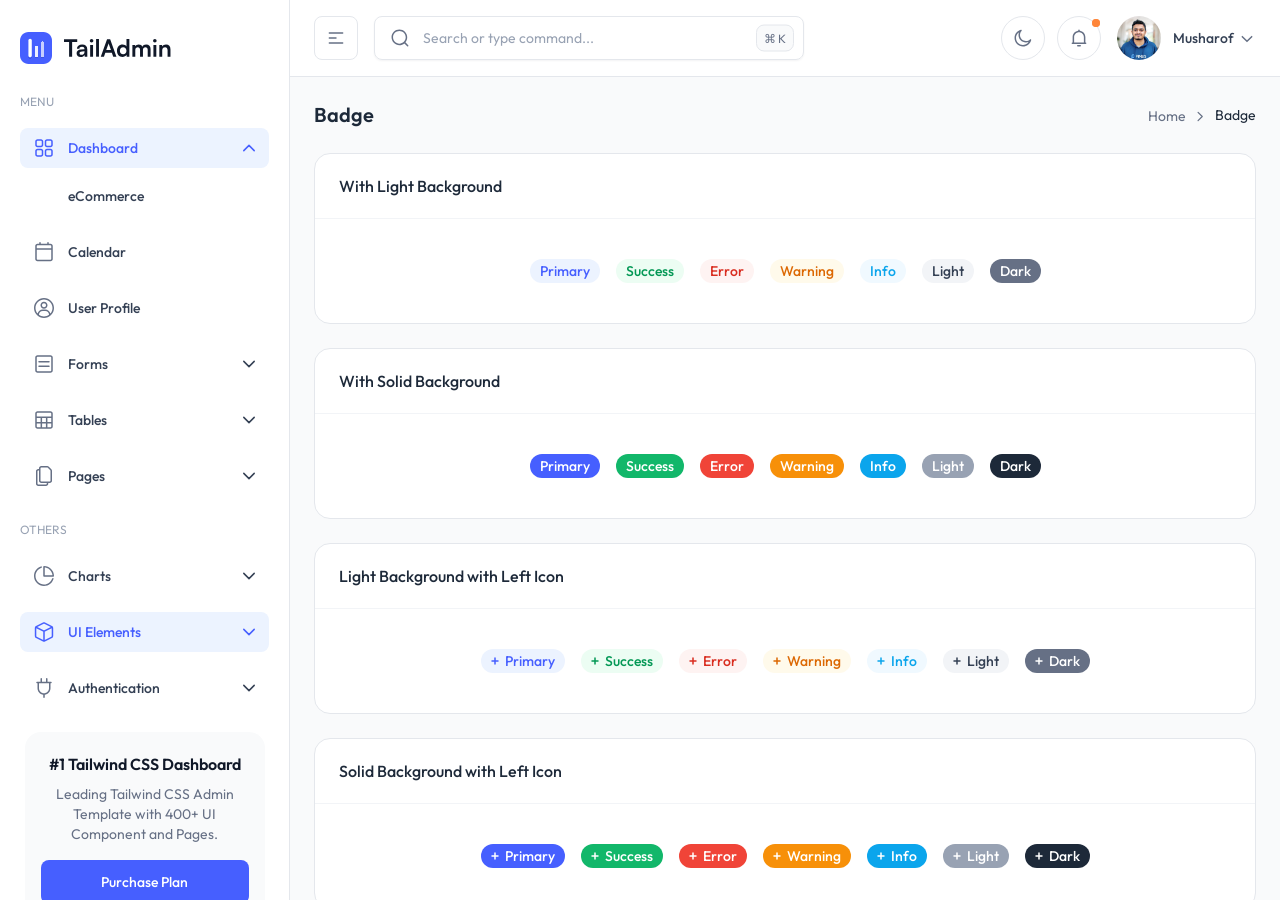
<file: static/tailadmin/badge.html>
<!doctype html>
<html lang="en">
  <head>
    <meta charset="UTF-8" />
    <meta
      name="viewport"
      content="width=device-width, user-scalable=no, initial-scale=1.0, maximum-scale=1.0, minimum-scale=1.0"
    />
    <meta http-equiv="X-UA-Compatible" content="ie=edge" />
    <title>Badge | TailAdmin - Tailwind CSS Admin Dashboard Template</title>
  <link rel="icon" href="favicon.ico"><link href="style.css" rel="stylesheet"></head>
  <body
    x-data="{ page: 'badge', 'loaded': true, 'darkMode': false, 'stickyMenu': false, 'sidebarToggle': false, 'scrollTop': false }"
    x-init="
         darkMode = JSON.parse(localStorage.getItem('darkMode'));
         $watch('darkMode', value => localStorage.setItem('darkMode', JSON.stringify(value)))"
    :class="{'dark bg-gray-900': darkMode === true}"
  >
    <!-- ===== Preloader Start ===== -->
    <div
  x-show="loaded"
  x-init="window.addEventListener('DOMContentLoaded', () => {setTimeout(() => loaded = false, 500)})"
  class="fixed left-0 top-0 z-999999 flex h-screen w-screen items-center justify-center bg-white dark:bg-black"
>
  <div
    class="h-16 w-16 animate-spin rounded-full border-4 border-solid border-brand-500 border-t-transparent"
  ></div>
</div>

    <!-- ===== Preloader End ===== -->

    <!-- ===== Page Wrapper Start ===== -->
    <div class="flex h-screen overflow-hidden">
      <!-- ===== Sidebar Start ===== -->
      <aside
  :class="sidebarToggle ? 'translate-x-0 lg:w-[90px]' : '-translate-x-full'"
  class="sidebar fixed left-0 top-0 z-9999 flex h-screen w-[290px] flex-col overflow-y-hidden border-r border-gray-200 bg-white px-5 dark:border-gray-800 dark:bg-black lg:static lg:translate-x-0"
>
  <!-- SIDEBAR HEADER -->
  <div
    :class="sidebarToggle ? 'justify-center' : 'justify-between'"
    class="flex items-center gap-2 pt-8 sidebar-header pb-7"
  >
    <a href="index.html">
      <span class="logo" :class="sidebarToggle ? 'hidden' : ''">
        <img class="dark:hidden" src="src/images/logo/logo.svg" alt="Logo" />
        <img
          class="hidden dark:block"
          src="src/images/logo/logo-dark.svg"
          alt="Logo"
        />
      </span>

      <img
        class="logo-icon"
        :class="sidebarToggle ? 'lg:block' : 'hidden'"
        src="src/images/logo/logo-icon.svg"
        alt="Logo"
      />
    </a>
  </div>
  <!-- SIDEBAR HEADER -->

  <div
    class="flex flex-col overflow-y-auto duration-300 ease-linear no-scrollbar"
  >
    <!-- Sidebar Menu -->
    <nav x-data="{selected: $persist('Dashboard')}">
      <!-- Menu Group -->
      <div>
        <h3 class="mb-4 text-xs uppercase leading-[20px] text-gray-400">
          <span
            class="menu-group-title"
            :class="sidebarToggle ? 'lg:hidden' : ''"
          >
            MENU
          </span>

          <svg
            :class="sidebarToggle ? 'lg:block hidden' : 'hidden'"
            class="mx-auto fill-current menu-group-icon"
            width="24"
            height="24"
            viewBox="0 0 24 24"
            fill="none"
            xmlns="http://www.w3.org/2000/svg"
          >
            <path
              fill-rule="evenodd"
              clip-rule="evenodd"
              d="M5.99915 10.2451C6.96564 10.2451 7.74915 11.0286 7.74915 11.9951V12.0051C7.74915 12.9716 6.96564 13.7551 5.99915 13.7551C5.03265 13.7551 4.24915 12.9716 4.24915 12.0051V11.9951C4.24915 11.0286 5.03265 10.2451 5.99915 10.2451ZM17.9991 10.2451C18.9656 10.2451 19.7491 11.0286 19.7491 11.9951V12.0051C19.7491 12.9716 18.9656 13.7551 17.9991 13.7551C17.0326 13.7551 16.2491 12.9716 16.2491 12.0051V11.9951C16.2491 11.0286 17.0326 10.2451 17.9991 10.2451ZM13.7491 11.9951C13.7491 11.0286 12.9656 10.2451 11.9991 10.2451C11.0326 10.2451 10.2491 11.0286 10.2491 11.9951V12.0051C10.2491 12.9716 11.0326 13.7551 11.9991 13.7551C12.9656 13.7551 13.7491 12.9716 13.7491 12.0051V11.9951Z"
              fill=""
            />
          </svg>
        </h3>

        <ul class="flex flex-col gap-4 mb-6">
          <!-- Menu Item Dashboard -->
          <li>
            <a
              href="#"
              @click.prevent="selected = (selected === 'Dashboard' ? '':'Dashboard')"
              class="menu-item group"
              :class=" (selected === 'Dashboard') || (page === 'ecommerce' || page === 'analytics' || page === 'marketing' || page === 'crm' || page === 'stocks') ? 'menu-item-active' : 'menu-item-inactive'"
            >
              <svg
                :class="(selected === 'Dashboard') || (page === 'ecommerce' || page === 'analytics' || page === 'marketing' || page === 'crm' || page === 'stocks') ? 'menu-item-icon-active'  :'menu-item-icon-inactive'"
                width="24"
                height="24"
                viewBox="0 0 24 24"
                fill="none"
                xmlns="http://www.w3.org/2000/svg"
              >
                <path
                  fill-rule="evenodd"
                  clip-rule="evenodd"
                  d="M5.5 3.25C4.25736 3.25 3.25 4.25736 3.25 5.5V8.99998C3.25 10.2426 4.25736 11.25 5.5 11.25H9C10.2426 11.25 11.25 10.2426 11.25 8.99998V5.5C11.25 4.25736 10.2426 3.25 9 3.25H5.5ZM4.75 5.5C4.75 5.08579 5.08579 4.75 5.5 4.75H9C9.41421 4.75 9.75 5.08579 9.75 5.5V8.99998C9.75 9.41419 9.41421 9.74998 9 9.74998H5.5C5.08579 9.74998 4.75 9.41419 4.75 8.99998V5.5ZM5.5 12.75C4.25736 12.75 3.25 13.7574 3.25 15V18.5C3.25 19.7426 4.25736 20.75 5.5 20.75H9C10.2426 20.75 11.25 19.7427 11.25 18.5V15C11.25 13.7574 10.2426 12.75 9 12.75H5.5ZM4.75 15C4.75 14.5858 5.08579 14.25 5.5 14.25H9C9.41421 14.25 9.75 14.5858 9.75 15V18.5C9.75 18.9142 9.41421 19.25 9 19.25H5.5C5.08579 19.25 4.75 18.9142 4.75 18.5V15ZM12.75 5.5C12.75 4.25736 13.7574 3.25 15 3.25H18.5C19.7426 3.25 20.75 4.25736 20.75 5.5V8.99998C20.75 10.2426 19.7426 11.25 18.5 11.25H15C13.7574 11.25 12.75 10.2426 12.75 8.99998V5.5ZM15 4.75C14.5858 4.75 14.25 5.08579 14.25 5.5V8.99998C14.25 9.41419 14.5858 9.74998 15 9.74998H18.5C18.9142 9.74998 19.25 9.41419 19.25 8.99998V5.5C19.25 5.08579 18.9142 4.75 18.5 4.75H15ZM15 12.75C13.7574 12.75 12.75 13.7574 12.75 15V18.5C12.75 19.7426 13.7574 20.75 15 20.75H18.5C19.7426 20.75 20.75 19.7427 20.75 18.5V15C20.75 13.7574 19.7426 12.75 18.5 12.75H15ZM14.25 15C14.25 14.5858 14.5858 14.25 15 14.25H18.5C18.9142 14.25 19.25 14.5858 19.25 15V18.5C19.25 18.9142 18.9142 19.25 18.5 19.25H15C14.5858 19.25 14.25 18.9142 14.25 18.5V15Z"
                  fill=""
                />
              </svg>

              <span
                class="menu-item-text"
                :class="sidebarToggle ? 'lg:hidden' : ''"
              >
                Dashboard
              </span>

              <svg
                class="menu-item-arrow"
                :class="[(selected === 'Dashboard') ? 'menu-item-arrow-active' : 'menu-item-arrow-inactive', sidebarToggle ? 'lg:hidden' : '' ]"
                width="20"
                height="20"
                viewBox="0 0 20 20"
                fill="none"
                xmlns="http://www.w3.org/2000/svg"
              >
                <path
                  d="M4.79175 7.39584L10.0001 12.6042L15.2084 7.39585"
                  stroke=""
                  stroke-width="1.5"
                  stroke-linecap="round"
                  stroke-linejoin="round"
                />
              </svg>
            </a>

            <!-- Dropdown Menu Start -->
            <div
              class="overflow-hidden transform translate"
              :class="(selected === 'Dashboard') ? 'block' :'hidden'"
            >
              <ul
                :class="sidebarToggle ? 'lg:hidden' : 'flex'"
                class="flex flex-col gap-1 mt-2 menu-dropdown pl-9"
              >
                <li>
                  <a
                    href="index.html"
                    class="menu-dropdown-item group"
                    :class="page === 'ecommerce' ? 'menu-dropdown-item-active' : 'menu-dropdown-item-inactive'"
                  >
                    eCommerce
                  </a>
                </li>
              </ul>
            </div>
            <!-- Dropdown Menu End -->
          </li>
          <!-- Menu Item Dashboard -->

          <!-- Menu Item Calendar -->
          <li>
            <a
              href="calendar.html"
              @click="selected = (selected === 'Calendar' ? '':'Calendar')"
              class="menu-item group"
              :class=" (selected === 'Calendar') && (page === 'calendar') ? 'menu-item-active' : 'menu-item-inactive'"
            >
              <svg
                :class="(selected === 'Calendar') && (page === 'calendar') ? 'menu-item-icon-active'  :'menu-item-icon-inactive'"
                width="24"
                height="24"
                viewBox="0 0 24 24"
                fill="none"
                xmlns="http://www.w3.org/2000/svg"
              >
                <path
                  fill-rule="evenodd"
                  clip-rule="evenodd"
                  d="M8 2C8.41421 2 8.75 2.33579 8.75 2.75V3.75H15.25V2.75C15.25 2.33579 15.5858 2 16 2C16.4142 2 16.75 2.33579 16.75 2.75V3.75H18.5C19.7426 3.75 20.75 4.75736 20.75 6V9V19C20.75 20.2426 19.7426 21.25 18.5 21.25H5.5C4.25736 21.25 3.25 20.2426 3.25 19V9V6C3.25 4.75736 4.25736 3.75 5.5 3.75H7.25V2.75C7.25 2.33579 7.58579 2 8 2ZM8 5.25H5.5C5.08579 5.25 4.75 5.58579 4.75 6V8.25H19.25V6C19.25 5.58579 18.9142 5.25 18.5 5.25H16H8ZM19.25 9.75H4.75V19C4.75 19.4142 5.08579 19.75 5.5 19.75H18.5C18.9142 19.75 19.25 19.4142 19.25 19V9.75Z"
                  fill=""
                />
              </svg>

              <span
                class="menu-item-text"
                :class="sidebarToggle ? 'lg:hidden' : ''"
              >
                Calendar
              </span>
            </a>
          </li>
          <!-- Menu Item Calendar -->

          <!-- Menu Item Profile -->
          <li>
            <a
              href="profile.html"
              @click="selected = (selected === 'Profile' ? '':'Profile')"
              class="menu-item group"
              :class=" (selected === 'Profile') && (page === 'profile') ? 'menu-item-active' : 'menu-item-inactive'"
            >
              <svg
                :class="(selected === 'Profile') && (page === 'profile') ?  'menu-item-icon-active'  :'menu-item-icon-inactive'"
                width="24"
                height="24"
                viewBox="0 0 24 24"
                fill="none"
                xmlns="http://www.w3.org/2000/svg"
              >
                <path
                  fill-rule="evenodd"
                  clip-rule="evenodd"
                  d="M12 3.5C7.30558 3.5 3.5 7.30558 3.5 12C3.5 14.1526 4.3002 16.1184 5.61936 17.616C6.17279 15.3096 8.24852 13.5955 10.7246 13.5955H13.2746C15.7509 13.5955 17.8268 15.31 18.38 17.6167C19.6996 16.119 20.5 14.153 20.5 12C20.5 7.30558 16.6944 3.5 12 3.5ZM17.0246 18.8566V18.8455C17.0246 16.7744 15.3457 15.0955 13.2746 15.0955H10.7246C8.65354 15.0955 6.97461 16.7744 6.97461 18.8455V18.856C8.38223 19.8895 10.1198 20.5 12 20.5C13.8798 20.5 15.6171 19.8898 17.0246 18.8566ZM2 12C2 6.47715 6.47715 2 12 2C17.5228 2 22 6.47715 22 12C22 17.5228 17.5228 22 12 22C6.47715 22 2 17.5228 2 12ZM11.9991 7.25C10.8847 7.25 9.98126 8.15342 9.98126 9.26784C9.98126 10.3823 10.8847 11.2857 11.9991 11.2857C13.1135 11.2857 14.0169 10.3823 14.0169 9.26784C14.0169 8.15342 13.1135 7.25 11.9991 7.25ZM8.48126 9.26784C8.48126 7.32499 10.0563 5.75 11.9991 5.75C13.9419 5.75 15.5169 7.32499 15.5169 9.26784C15.5169 11.2107 13.9419 12.7857 11.9991 12.7857C10.0563 12.7857 8.48126 11.2107 8.48126 9.26784Z"
                  fill=""
                />
              </svg>

              <span
                class="menu-item-text"
                :class="sidebarToggle ? 'lg:hidden' : ''"
              >
                User Profile
              </span>
            </a>
          </li>
          <!-- Menu Item Profile -->

          <!-- Menu Item Forms -->
          <li>
            <a
              href="#"
              @click.prevent="selected = (selected === 'Forms' ? '':'Forms')"
              class="menu-item group"
              :class=" (selected === 'Forms') || (page === 'formElements' || page === 'formLayout' || page === 'proFormElements' || page === 'proFormLayout') ? 'menu-item-active' : 'menu-item-inactive'"
            >
              <svg
                :class="(selected === 'Forms') || (page === 'formElements' || page === 'formLayout' || page === 'proFormElements' || page === 'proFormLayout') ? 'menu-item-icon-active'  :'menu-item-icon-inactive'"
                width="24"
                height="24"
                viewBox="0 0 24 24"
                fill="none"
                xmlns="http://www.w3.org/2000/svg"
              >
                <path
                  fill-rule="evenodd"
                  clip-rule="evenodd"
                  d="M5.5 3.25C4.25736 3.25 3.25 4.25736 3.25 5.5V18.5C3.25 19.7426 4.25736 20.75 5.5 20.75H18.5001C19.7427 20.75 20.7501 19.7426 20.7501 18.5V5.5C20.7501 4.25736 19.7427 3.25 18.5001 3.25H5.5ZM4.75 5.5C4.75 5.08579 5.08579 4.75 5.5 4.75H18.5001C18.9143 4.75 19.2501 5.08579 19.2501 5.5V18.5C19.2501 18.9142 18.9143 19.25 18.5001 19.25H5.5C5.08579 19.25 4.75 18.9142 4.75 18.5V5.5ZM6.25005 9.7143C6.25005 9.30008 6.58583 8.9643 7.00005 8.9643L17 8.96429C17.4143 8.96429 17.75 9.30008 17.75 9.71429C17.75 10.1285 17.4143 10.4643 17 10.4643L7.00005 10.4643C6.58583 10.4643 6.25005 10.1285 6.25005 9.7143ZM6.25005 14.2857C6.25005 13.8715 6.58583 13.5357 7.00005 13.5357H17C17.4143 13.5357 17.75 13.8715 17.75 14.2857C17.75 14.6999 17.4143 15.0357 17 15.0357H7.00005C6.58583 15.0357 6.25005 14.6999 6.25005 14.2857Z"
                  fill=""
                />
              </svg>

              <span
                class="menu-item-text"
                :class="sidebarToggle ? 'lg:hidden' : ''"
              >
                Forms
              </span>

              <svg
                class="menu-item-arrow absolute right-2.5 top-1/2 -translate-y-1/2 stroke-current"
                :class="[(selected === 'Forms') ? 'menu-item-arrow-active' : 'menu-item-arrow-inactive', sidebarToggle ? 'lg:hidden' : '' ]"
                width="20"
                height="20"
                viewBox="0 0 20 20"
                fill="none"
                xmlns="http://www.w3.org/2000/svg"
              >
                <path
                  d="M4.79175 7.39584L10.0001 12.6042L15.2084 7.39585"
                  stroke=""
                  stroke-width="1.5"
                  stroke-linecap="round"
                  stroke-linejoin="round"
                />
              </svg>
            </a>

            <!-- Dropdown Menu Start -->
            <div
              class="overflow-hidden transform translate"
              :class="(selected === 'Forms') ? 'block' :'hidden'"
            >
              <ul
                :class="sidebarToggle ? 'lg:hidden' : 'flex'"
                class="flex flex-col gap-1 mt-2 menu-dropdown pl-9"
              >
                <li>
                  <a
                    href="form-elements.html"
                    class="menu-dropdown-item group"
                    :class="page === 'formElements' ? 'menu-dropdown-item-active' : 'menu-dropdown-item-inactive'"
                  >
                    Form Elements
                  </a>
                </li>
              </ul>
            </div>
            <!-- Dropdown Menu End -->
          </li>
          <!-- Menu Item Forms -->

          <!-- Menu Item Tables -->
          <li>
            <a
              href="#"
              @click.prevent="selected = (selected === 'Tables' ? '':'Tables')"
              class="menu-item group"
              :class="(selected === 'Tables') || (page === 'basicTables' || page === 'dataTables') ? 'menu-item-active' : 'menu-item-inactive'"
            >
              <svg
                :class="(selected === 'Tables') || (page === 'basicTables' || page === 'dataTables') ? 'menu-item-icon-active'  :'menu-item-icon-inactive'"
                width="24"
                height="24"
                viewBox="0 0 24 24"
                fill="none"
                xmlns="http://www.w3.org/2000/svg"
              >
                <path
                  fill-rule="evenodd"
                  clip-rule="evenodd"
                  d="M3.25 5.5C3.25 4.25736 4.25736 3.25 5.5 3.25H18.5C19.7426 3.25 20.75 4.25736 20.75 5.5V18.5C20.75 19.7426 19.7426 20.75 18.5 20.75H5.5C4.25736 20.75 3.25 19.7426 3.25 18.5V5.5ZM5.5 4.75C5.08579 4.75 4.75 5.08579 4.75 5.5V8.58325L19.25 8.58325V5.5C19.25 5.08579 18.9142 4.75 18.5 4.75H5.5ZM19.25 10.0833H15.416V13.9165H19.25V10.0833ZM13.916 10.0833L10.083 10.0833V13.9165L13.916 13.9165V10.0833ZM8.58301 10.0833H4.75V13.9165H8.58301V10.0833ZM4.75 18.5V15.4165H8.58301V19.25H5.5C5.08579 19.25 4.75 18.9142 4.75 18.5ZM10.083 19.25V15.4165L13.916 15.4165V19.25H10.083ZM15.416 19.25V15.4165H19.25V18.5C19.25 18.9142 18.9142 19.25 18.5 19.25H15.416Z"
                  fill=""
                />
              </svg>

              <span
                class="menu-item-text"
                :class="sidebarToggle ? 'lg:hidden' : ''"
              >
                Tables
              </span>

              <svg
                class="menu-item-arrow absolute right-2.5 top-1/2 -translate-y-1/2 stroke-current"
                :class="[(selected === 'Tables') ? 'menu-item-arrow-active' : 'menu-item-arrow-inactive', sidebarToggle ? 'lg:hidden' : '' ]"
                width="20"
                height="20"
                viewBox="0 0 20 20"
                fill="none"
                xmlns="http://www.w3.org/2000/svg"
              >
                <path
                  d="M4.79175 7.39584L10.0001 12.6042L15.2084 7.39585"
                  stroke=""
                  stroke-width="1.5"
                  stroke-linecap="round"
                  stroke-linejoin="round"
                />
              </svg>
            </a>

            <!-- Dropdown Menu Start -->
            <div
              class="overflow-hidden transform translate"
              :class="(selected === 'Tables') ? 'block' :'hidden'"
            >
              <ul
                :class="sidebarToggle ? 'lg:hidden' : 'flex'"
                class="flex flex-col gap-1 mt-2 menu-dropdown pl-9"
              >
                <li>
                  <a
                    href="basic-tables.html"
                    class="menu-dropdown-item group"
                    :class="page === 'basicTables' ? 'menu-dropdown-item-active' : 'menu-dropdown-item-inactive'"
                  >
                    Basic Tables
                  </a>
                </li>
              </ul>
            </div>
            <!-- Dropdown Menu End -->
          </li>
          <!-- Menu Item Tables -->

          <!-- Menu Item Pages -->
          <li>
            <a
              href="#"
              @click.prevent="selected = (selected === 'Pages' ? '':'Pages')"
              class="menu-item group"
              :class="(selected === 'Pages') || (page === 'fileManager' || page === 'pricingTables' || page === 'blank' || page === 'page404' || page === 'page500' || page === 'page503' || page === 'success' || page === 'faq' || page === 'comingSoon' || page === 'maintenance') ? 'menu-item-active' : 'menu-item-inactive'"
            >
              <svg
                :class="(selected === 'Pages') || (page === 'fileManager' || page === 'pricingTables' || page === 'blank' || page === 'page404' || page === 'page500' || page === 'page503' || page === 'success' || page === 'faq' || page === 'comingSoon' || page === 'maintenance') ? 'menu-item-icon-active'  :'menu-item-icon-inactive'"
                width="24"
                height="24"
                viewBox="0 0 24 24"
                fill="none"
                xmlns="http://www.w3.org/2000/svg"
              >
                <path
                  fill-rule="evenodd"
                  clip-rule="evenodd"
                  d="M8.50391 4.25C8.50391 3.83579 8.83969 3.5 9.25391 3.5H15.2777C15.4766 3.5 15.6674 3.57902 15.8081 3.71967L18.2807 6.19234C18.4214 6.333 18.5004 6.52376 18.5004 6.72268V16.75C18.5004 17.1642 18.1646 17.5 17.7504 17.5H16.248V17.4993H14.748V17.5H9.25391C8.83969 17.5 8.50391 17.1642 8.50391 16.75V4.25ZM14.748 19H9.25391C8.01126 19 7.00391 17.9926 7.00391 16.75V6.49854H6.24805C5.83383 6.49854 5.49805 6.83432 5.49805 7.24854V19.75C5.49805 20.1642 5.83383 20.5 6.24805 20.5H13.998C14.4123 20.5 14.748 20.1642 14.748 19.75L14.748 19ZM7.00391 4.99854V4.25C7.00391 3.00736 8.01127 2 9.25391 2H15.2777C15.8745 2 16.4468 2.23705 16.8687 2.659L19.3414 5.13168C19.7634 5.55364 20.0004 6.12594 20.0004 6.72268V16.75C20.0004 17.9926 18.9931 19 17.7504 19H16.248L16.248 19.75C16.248 20.9926 15.2407 22 13.998 22H6.24805C5.00541 22 3.99805 20.9926 3.99805 19.75V7.24854C3.99805 6.00589 5.00541 4.99854 6.24805 4.99854H7.00391Z"
                  fill=""
                />
              </svg>

              <span
                class="menu-item-text"
                :class="sidebarToggle ? 'lg:hidden' : ''"
              >
                Pages
              </span>

              <svg
                class="menu-item-arrow absolute right-2.5 top-1/2 -translate-y-1/2 stroke-current"
                :class="[(selected === 'Pages') ? 'menu-item-arrow-active' : 'menu-item-arrow-inactive', sidebarToggle ? 'lg:hidden' : '' ]"
                width="20"
                height="20"
                viewBox="0 0 20 20"
                fill="none"
                xmlns="http://www.w3.org/2000/svg"
              >
                <path
                  d="M4.79175 7.39584L10.0001 12.6042L15.2084 7.39585"
                  stroke=""
                  stroke-width="1.5"
                  stroke-linecap="round"
                  stroke-linejoin="round"
                />
              </svg>
            </a>

            <!-- Dropdown Menu Start -->
            <div
              class="overflow-hidden transform translate"
              :class="(selected === 'Pages') ? 'block' :'hidden'"
            >
              <ul
                :class="sidebarToggle ? 'lg:hidden' : 'flex'"
                class="flex flex-col gap-1 mt-2 menu-dropdown pl-9"
              >
                <li>
                  <a
                    href="blank.html"
                    class="menu-dropdown-item group"
                    :class="page === 'blank' ? 'menu-dropdown-item-active' : 'menu-dropdown-item-inactive'"
                  >
                    Blank Page
                  </a>
                </li>
                <li>
                  <a
                    href="404.html"
                    class="menu-dropdown-item group"
                    :class="page === 'page404' ? 'menu-dropdown-item-active' : 'menu-dropdown-item-inactive'"
                  >
                    404 Error
                  </a>
                </li>
              </ul>
            </div>
            <!-- Dropdown Menu End -->
          </li>
          <!-- Menu Item Pages -->
        </ul>
      </div>

      <!-- Others Group -->
      <div>
        <h3 class="mb-4 text-xs uppercase leading-[20px] text-gray-400">
          <span
            class="menu-group-title"
            :class="sidebarToggle ? 'lg:hidden' : ''"
          >
            others
          </span>

          <svg
            :class="sidebarToggle ? 'lg:block hidden' : 'hidden'"
            class="mx-auto fill-current menu-group-icon"
            width="24"
            height="24"
            viewBox="0 0 24 24"
            fill="none"
            xmlns="http://www.w3.org/2000/svg"
          >
            <path
              fill-rule="evenodd"
              clip-rule="evenodd"
              d="M5.99915 10.2451C6.96564 10.2451 7.74915 11.0286 7.74915 11.9951V12.0051C7.74915 12.9716 6.96564 13.7551 5.99915 13.7551C5.03265 13.7551 4.24915 12.9716 4.24915 12.0051V11.9951C4.24915 11.0286 5.03265 10.2451 5.99915 10.2451ZM17.9991 10.2451C18.9656 10.2451 19.7491 11.0286 19.7491 11.9951V12.0051C19.7491 12.9716 18.9656 13.7551 17.9991 13.7551C17.0326 13.7551 16.2491 12.9716 16.2491 12.0051V11.9951C16.2491 11.0286 17.0326 10.2451 17.9991 10.2451ZM13.7491 11.9951C13.7491 11.0286 12.9656 10.2451 11.9991 10.2451C11.0326 10.2451 10.2491 11.0286 10.2491 11.9951V12.0051C10.2491 12.9716 11.0326 13.7551 11.9991 13.7551C12.9656 13.7551 13.7491 12.9716 13.7491 12.0051V11.9951Z"
              fill=""
            />
          </svg>
        </h3>

        <ul class="flex flex-col gap-4 mb-6">
          <!-- Menu Item Charts -->
          <li>
            <a
              href="#"
              @click.prevent="selected = (selected === 'Charts' ? '':'Charts')"
              class="menu-item group"
              :class="(selected === 'Charts') || (page === 'lineChart' || page === 'barChart' || page === 'pieChart') ? 'menu-item-active' : 'menu-item-inactive'"
            >
              <svg
                :class="(selected === 'Charts') || (page === 'lineChart' || page === 'barChart' || page === 'pieChart') ? 'menu-item-icon-active'  :'menu-item-icon-inactive'"
                width="24"
                height="24"
                viewBox="0 0 24 24"
                fill="none"
                xmlns="http://www.w3.org/2000/svg"
              >
                <path
                  fill-rule="evenodd"
                  clip-rule="evenodd"
                  d="M12 2C11.5858 2 11.25 2.33579 11.25 2.75V12C11.25 12.4142 11.5858 12.75 12 12.75H21.25C21.6642 12.75 22 12.4142 22 12C22 6.47715 17.5228 2 12 2ZM12.75 11.25V3.53263C13.2645 3.57761 13.7659 3.66843 14.25 3.80098V3.80099C15.6929 4.19606 16.9827 4.96184 18.0104 5.98959C19.0382 7.01734 19.8039 8.30707 20.199 9.75C20.3316 10.2341 20.4224 10.7355 20.4674 11.25H12.75ZM2 12C2 7.25083 5.31065 3.27489 9.75 2.25415V3.80099C6.14748 4.78734 3.5 8.0845 3.5 12C3.5 16.6944 7.30558 20.5 12 20.5C15.9155 20.5 19.2127 17.8525 20.199 14.25H21.7459C20.7251 18.6894 16.7492 22 12 22C6.47715 22 2 17.5229 2 12Z"
                  fill=""
                />
              </svg>

              <span
                class="menu-item-text"
                :class="sidebarToggle ? 'lg:hidden' : ''"
              >
                Charts
              </span>

              <svg
                class="menu-item-arrow absolute right-2.5 top-1/2 -translate-y-1/2 stroke-current"
                :class="[(selected === 'Charts') ? 'menu-item-arrow-active' : 'menu-item-arrow-inactive', sidebarToggle ? 'lg:hidden' : '' ]"
                width="20"
                height="20"
                viewBox="0 0 20 20"
                fill="none"
                xmlns="http://www.w3.org/2000/svg"
              >
                <path
                  d="M4.79175 7.39584L10.0001 12.6042L15.2084 7.39585"
                  stroke=""
                  stroke-width="1.5"
                  stroke-linecap="round"
                  stroke-linejoin="round"
                />
              </svg>
            </a>

            <!-- Dropdown Menu Start -->
            <div
              class="overflow-hidden transform translate"
              :class="(selected === 'Charts') ? 'block' :'hidden'"
            >
              <ul
                :class="sidebarToggle ? 'lg:hidden' : 'flex'"
                class="flex flex-col gap-1 mt-2 menu-dropdown pl-9"
              >
                <li>
                  <a
                    href="line-chart.html"
                    class="menu-dropdown-item group"
                    :class="page === 'lineChart' ? 'menu-dropdown-item-active' : 'menu-dropdown-item-inactive'"
                  >
                    Line Chart
                  </a>
                </li>
                <li>
                  <a
                    href="bar-chart.html"
                    class="menu-dropdown-item group"
                    :class="page === 'barChart' ? 'menu-dropdown-item-active' : 'menu-dropdown-item-inactive'"
                  >
                    Bar Chart
                  </a>
                </li>
              </ul>
            </div>
            <!-- Dropdown Menu End -->
          </li>
          <!-- Menu Item Charts -->

          <!-- Menu Item Ui Elements -->
          <li>
            <a
              href="#"
              @click.prevent="selected = (selected === 'UIElements' ? '':'UIElements')"
              class="menu-item group"
              :class="(selected === 'UIElements') || (page === 'alerts' || page === 'avatars' || page === 'badge' || page === 'buttons' || page === 'buttonsGroup' || page === 'cards'|| page === 'carousel' || page === 'dropdowns' || page === 'images' || page === 'list' || page === 'modals' || page === 'videos') ? 'menu-item-active' : 'menu-item-inactive'"
            >
              <svg
                :class="(selected === 'UIElements') || (page === 'alerts' || page === 'avatars' || page === 'badge' || page === 'breadcrumb' || page === 'buttons' || page === 'buttonsGroup' || page === 'cards'|| page === 'carousel' || page === 'dropdowns' || page === 'images' || page === 'list' || page === 'modals' || page === 'notifications' || page === 'popovers' || page === 'progress' || page === 'spinners' || page === 'tooltips' || page === 'videos') ? 'menu-item-icon-active'  :'menu-item-icon-inactive'"
                width="24"
                height="24"
                viewBox="0 0 24 24"
                fill="none"
                xmlns="http://www.w3.org/2000/svg"
              >
                <path
                  fill-rule="evenodd"
                  clip-rule="evenodd"
                  d="M11.665 3.75618C11.8762 3.65061 12.1247 3.65061 12.3358 3.75618L18.7807 6.97853L12.3358 10.2009C12.1247 10.3064 11.8762 10.3064 11.665 10.2009L5.22014 6.97853L11.665 3.75618ZM4.29297 8.19199V16.0946C4.29297 16.3787 4.45347 16.6384 4.70757 16.7654L11.25 20.0365V11.6512C11.1631 11.6205 11.0777 11.5843 10.9942 11.5425L4.29297 8.19199ZM12.75 20.037L19.2933 16.7654C19.5474 16.6384 19.7079 16.3787 19.7079 16.0946V8.19199L13.0066 11.5425C12.9229 11.5844 12.8372 11.6207 12.75 11.6515V20.037ZM13.0066 2.41453C12.3732 2.09783 11.6277 2.09783 10.9942 2.41453L4.03676 5.89316C3.27449 6.27429 2.79297 7.05339 2.79297 7.90563V16.0946C2.79297 16.9468 3.27448 17.7259 4.03676 18.1071L10.9942 21.5857L11.3296 20.9149L10.9942 21.5857C11.6277 21.9024 12.3732 21.9024 13.0066 21.5857L19.9641 18.1071C20.7264 17.7259 21.2079 16.9468 21.2079 16.0946V7.90563C21.2079 7.05339 20.7264 6.27429 19.9641 5.89316L13.0066 2.41453Z"
                  fill=""
                />
              </svg>

              <span
                class="menu-item-text"
                :class="sidebarToggle ? 'lg:hidden' : ''"
              >
                UI Elements
              </span>

              <svg
                class="menu-item-arrow absolute right-2.5 top-1/2 -translate-y-1/2 stroke-current"
                :class="[(selected === 'UIElements') ? 'menu-item-arrow-active' : 'menu-item-arrow-inactive', sidebarToggle ? 'lg:hidden' : '' ]"
                width="20"
                height="20"
                viewBox="0 0 20 20"
                fill="none"
                xmlns="http://www.w3.org/2000/svg"
              >
                <path
                  d="M4.79175 7.39584L10.0001 12.6042L15.2084 7.39585"
                  stroke=""
                  stroke-width="1.5"
                  stroke-linecap="round"
                  stroke-linejoin="round"
                />
              </svg>
            </a>

            <!-- Dropdown Menu Start -->
            <div
              class="overflow-hidden transform translate"
              :class="(selected === 'UIElements') ? 'block' :'hidden'"
            >
              <ul
                :class="sidebarToggle ? 'lg:hidden' : 'flex'"
                class="flex flex-col gap-1 mt-2 menu-dropdown pl-9"
              >
                <li>
                  <a
                    href="alerts.html"
                    class="menu-dropdown-item group"
                    :class="page === 'alerts' ? 'menu-dropdown-item-active' : 'menu-dropdown-item-inactive'"
                  >
                    Alerts
                  </a>
                </li>
                <li>
                  <a
                    href="avatars.html"
                    class="menu-dropdown-item group"
                    :class="page === 'avatars' ? 'menu-dropdown-item-active' : 'menu-dropdown-item-inactive'"
                  >
                    Avatars
                  </a>
                </li>
                <li>
                  <a
                    href="badge.html"
                    class="menu-dropdown-item group"
                    :class="page === 'badge' ? 'menu-dropdown-item-active' : 'menu-dropdown-item-inactive'"
                  >
                    Badges
                  </a>
                </li>
                <li>
                  <a
                    href="buttons.html"
                    class="menu-dropdown-item group"
                    :class="page === 'buttons' ? 'menu-dropdown-item-active' : 'menu-dropdown-item-inactive'"
                  >
                    Buttons
                  </a>
                </li>
                <li>
                  <a
                    href="images.html"
                    class="menu-dropdown-item group"
                    :class="page === 'images' ? 'menu-dropdown-item-active' : 'menu-dropdown-item-inactive'"
                  >
                    Images
                  </a>
                </li>
                <li>
                  <a
                    href="videos.html"
                    class="menu-dropdown-item group"
                    :class="page === 'videos' ? 'menu-dropdown-item-active' : 'menu-dropdown-item-inactive'"
                  >
                    Videos
                  </a>
                </li>
              </ul>
            </div>
            <!-- Dropdown Menu End -->
          </li>
          <!-- Menu Item Ui Elements -->

          <!-- Menu Item Authentication -->
          <li>
            <a
              href="#"
              @click.prevent="selected = (selected === 'Authentication' ? '':'Authentication')"
              class="menu-item group"
              :class="(selected === 'Authentication') || (page === 'basicChart' || page === 'advancedChart') ? 'menu-item-active' : 'menu-item-inactive'"
            >
              <svg
                :class="(selected === 'Authentication') || (page === 'basicChart' || page === 'advancedChart') ? 'menu-item-icon-active'  :'menu-item-icon-inactive'"
                width="24"
                height="24"
                viewBox="0 0 24 24"
                fill="none"
                xmlns="http://www.w3.org/2000/svg"
              >
                <path
                  fill-rule="evenodd"
                  clip-rule="evenodd"
                  d="M14 2.75C14 2.33579 14.3358 2 14.75 2C15.1642 2 15.5 2.33579 15.5 2.75V5.73291L17.75 5.73291H19C19.4142 5.73291 19.75 6.0687 19.75 6.48291C19.75 6.89712 19.4142 7.23291 19 7.23291H18.5L18.5 12.2329C18.5 15.5691 15.9866 18.3183 12.75 18.6901V21.25C12.75 21.6642 12.4142 22 12 22C11.5858 22 11.25 21.6642 11.25 21.25V18.6901C8.01342 18.3183 5.5 15.5691 5.5 12.2329L5.5 7.23291H5C4.58579 7.23291 4.25 6.89712 4.25 6.48291C4.25 6.0687 4.58579 5.73291 5 5.73291L6.25 5.73291L8.5 5.73291L8.5 2.75C8.5 2.33579 8.83579 2 9.25 2C9.66421 2 10 2.33579 10 2.75L10 5.73291L14 5.73291V2.75ZM7 7.23291L7 12.2329C7 14.9943 9.23858 17.2329 12 17.2329C14.7614 17.2329 17 14.9943 17 12.2329L17 7.23291L7 7.23291Z"
                  fill=""
                />
              </svg>

              <span
                class="menu-item-text"
                :class="sidebarToggle ? 'lg:hidden' : ''"
              >
                Authentication
              </span>

              <svg
                class="menu-item-arrow absolute right-2.5 top-1/2 -translate-y-1/2 stroke-current"
                :class="[(selected === 'Authentication') ? 'menu-item-arrow-active' : 'menu-item-arrow-inactive', sidebarToggle ? 'lg:hidden' : '' ]"
                width="20"
                height="20"
                viewBox="0 0 20 20"
                fill="none"
                xmlns="http://www.w3.org/2000/svg"
              >
                <path
                  d="M4.79175 7.39584L10.0001 12.6042L15.2084 7.39585"
                  stroke=""
                  stroke-width="1.5"
                  stroke-linecap="round"
                  stroke-linejoin="round"
                />
              </svg>
            </a>

            <!-- Dropdown Menu Start -->
            <div
              class="overflow-hidden transform translate"
              :class="(selected === 'Authentication') ? 'block' :'hidden'"
            >
              <ul
                :class="sidebarToggle ? 'lg:hidden' : 'flex'"
                class="flex flex-col gap-1 mt-2 menu-dropdown pl-9"
              >
                <li>
                  <a
                    href="signin.html"
                    class="menu-dropdown-item group"
                    :class="page === 'signin' ? 'menu-dropdown-item-active' : 'menu-dropdown-item-inactive'"
                  >
                    Sign In
                  </a>
                </li>
                <li>
                  <a
                    href="signup.html"
                    class="menu-dropdown-item group"
                    :class="page === 'signup' ? 'menu-dropdown-item-active' : 'menu-dropdown-item-inactive'"
                  >
                    Sign Up
                  </a>
                </li>
              </ul>
            </div>
            <!-- Dropdown Menu End -->
          </li>
          <!-- Menu Item Authentication -->
        </ul>
      </div>
    </nav>
    <!-- Sidebar Menu -->

    <!-- Promo Box -->
    <div
      :class="sidebarToggle ? 'lg:hidden' : ''"
      class="mx-auto mb-10 w-full max-w-60 rounded-2xl bg-gray-50 px-4 py-5 text-center dark:bg-white/[0.03]"
    >
      <h3 class="mb-2 font-semibold text-gray-900 dark:text-white">
        #1 Tailwind CSS Dashboard
      </h3>
      <p class="mb-4 text-gray-500 text-theme-sm dark:text-gray-400">
        Leading Tailwind CSS Admin Template with 400+ UI Component and Pages.
      </p>
      <a
        href="https://tailadmin.com/pricing"
        target="_blank"
        rel="nofollow"
        class="flex items-center justify-center p-3 font-medium text-white rounded-lg bg-brand-500 text-theme-sm hover:bg-brand-600"
      >
        Purchase Plan
      </a>
    </div>
    <!-- Promo Box -->
  </div>
</aside>

      <!-- ===== Sidebar End ===== -->

      <!-- ===== Content Area Start ===== -->
      <div
        class="relative flex flex-1 flex-col overflow-y-auto overflow-x-hidden"
      >
        <!-- Small Device Overlay Start -->
        <div
  @click="sidebarToggle = false"
  :class="sidebarToggle ? 'block lg:hidden' : 'hidden'"
  class="fixed w-full h-screen z-9 bg-gray-900/50"
></div>
<!-- Small Device Overlay End -->

        <!-- ===== Header Start ===== -->
        <header
  x-data="{menuToggle: false}"
  class="sticky top-0 z-99999 flex w-full border-gray-200 bg-white lg:border-b dark:border-gray-800 dark:bg-gray-900"
>
  <div
    class="flex grow flex-col items-center justify-between lg:flex-row lg:px-6"
  >
    <div
      class="flex w-full items-center justify-between gap-2 border-b border-gray-200 px-3 py-3 sm:gap-4 lg:justify-normal lg:border-b-0 lg:px-0 lg:py-4 dark:border-gray-800"
    >
      <!-- Hamburger Toggle BTN -->
      <button
        :class="sidebarToggle ? 'lg:bg-transparent dark:lg:bg-transparent bg-gray-100 dark:bg-gray-800' : ''"
        class="z-99999 flex h-10 w-10 items-center justify-center rounded-lg border-gray-200 text-gray-500 lg:h-11 lg:w-11 lg:border dark:border-gray-800 dark:text-gray-400"
        @click.stop="sidebarToggle = !sidebarToggle"
      >
        <svg
          class="hidden fill-current lg:block"
          width="16"
          height="12"
          viewBox="0 0 16 12"
          fill="none"
          xmlns="http://www.w3.org/2000/svg"
        >
          <path
            fill-rule="evenodd"
            clip-rule="evenodd"
            d="M0.583252 1C0.583252 0.585788 0.919038 0.25 1.33325 0.25H14.6666C15.0808 0.25 15.4166 0.585786 15.4166 1C15.4166 1.41421 15.0808 1.75 14.6666 1.75L1.33325 1.75C0.919038 1.75 0.583252 1.41422 0.583252 1ZM0.583252 11C0.583252 10.5858 0.919038 10.25 1.33325 10.25L14.6666 10.25C15.0808 10.25 15.4166 10.5858 15.4166 11C15.4166 11.4142 15.0808 11.75 14.6666 11.75L1.33325 11.75C0.919038 11.75 0.583252 11.4142 0.583252 11ZM1.33325 5.25C0.919038 5.25 0.583252 5.58579 0.583252 6C0.583252 6.41421 0.919038 6.75 1.33325 6.75L7.99992 6.75C8.41413 6.75 8.74992 6.41421 8.74992 6C8.74992 5.58579 8.41413 5.25 7.99992 5.25L1.33325 5.25Z"
            fill=""
          />
        </svg>

        <svg
          :class="sidebarToggle ? 'hidden' : 'block lg:hidden'"
          class="fill-current lg:hidden"
          width="24"
          height="24"
          viewBox="0 0 24 24"
          fill="none"
          xmlns="http://www.w3.org/2000/svg"
        >
          <path
            fill-rule="evenodd"
            clip-rule="evenodd"
            d="M3.25 6C3.25 5.58579 3.58579 5.25 4 5.25L20 5.25C20.4142 5.25 20.75 5.58579 20.75 6C20.75 6.41421 20.4142 6.75 20 6.75L4 6.75C3.58579 6.75 3.25 6.41422 3.25 6ZM3.25 18C3.25 17.5858 3.58579 17.25 4 17.25L20 17.25C20.4142 17.25 20.75 17.5858 20.75 18C20.75 18.4142 20.4142 18.75 20 18.75L4 18.75C3.58579 18.75 3.25 18.4142 3.25 18ZM4 11.25C3.58579 11.25 3.25 11.5858 3.25 12C3.25 12.4142 3.58579 12.75 4 12.75L12 12.75C12.4142 12.75 12.75 12.4142 12.75 12C12.75 11.5858 12.4142 11.25 12 11.25L4 11.25Z"
            fill=""
          />
        </svg>

        <!-- cross icon -->
        <svg
          :class="sidebarToggle ? 'block lg:hidden' : 'hidden'"
          class="fill-current"
          width="24"
          height="24"
          viewBox="0 0 24 24"
          fill="none"
          xmlns="http://www.w3.org/2000/svg"
        >
          <path
            fill-rule="evenodd"
            clip-rule="evenodd"
            d="M6.21967 7.28131C5.92678 6.98841 5.92678 6.51354 6.21967 6.22065C6.51256 5.92775 6.98744 5.92775 7.28033 6.22065L11.999 10.9393L16.7176 6.22078C17.0105 5.92789 17.4854 5.92788 17.7782 6.22078C18.0711 6.51367 18.0711 6.98855 17.7782 7.28144L13.0597 12L17.7782 16.7186C18.0711 17.0115 18.0711 17.4863 17.7782 17.7792C17.4854 18.0721 17.0105 18.0721 16.7176 17.7792L11.999 13.0607L7.28033 17.7794C6.98744 18.0722 6.51256 18.0722 6.21967 17.7794C5.92678 17.4865 5.92678 17.0116 6.21967 16.7187L10.9384 12L6.21967 7.28131Z"
            fill=""
          />
        </svg>
      </button>
      <!-- Hamburger Toggle BTN -->

      <a href="index.html" class="lg:hidden">
        <img class="dark:hidden" src="src/images/logo/logo.svg" alt="Logo" />
        <img
          class="hidden dark:block"
          src="src/images/logo/logo-dark.svg"
          alt="Logo"
        />
      </a>

      <!-- Application nav menu button -->
      <button
        class="z-99999 flex h-10 w-10 items-center justify-center rounded-lg text-gray-700 hover:bg-gray-100 lg:hidden dark:text-gray-400 dark:hover:bg-gray-800"
        :class="menuToggle ? 'bg-gray-100 dark:bg-gray-800' : ''"
        @click.stop="menuToggle = !menuToggle"
      >
        <svg
          class="fill-current"
          width="24"
          height="24"
          viewBox="0 0 24 24"
          fill="none"
          xmlns="http://www.w3.org/2000/svg"
        >
          <path
            fill-rule="evenodd"
            clip-rule="evenodd"
            d="M5.99902 10.4951C6.82745 10.4951 7.49902 11.1667 7.49902 11.9951V12.0051C7.49902 12.8335 6.82745 13.5051 5.99902 13.5051C5.1706 13.5051 4.49902 12.8335 4.49902 12.0051V11.9951C4.49902 11.1667 5.1706 10.4951 5.99902 10.4951ZM17.999 10.4951C18.8275 10.4951 19.499 11.1667 19.499 11.9951V12.0051C19.499 12.8335 18.8275 13.5051 17.999 13.5051C17.1706 13.5051 16.499 12.8335 16.499 12.0051V11.9951C16.499 11.1667 17.1706 10.4951 17.999 10.4951ZM13.499 11.9951C13.499 11.1667 12.8275 10.4951 11.999 10.4951C11.1706 10.4951 10.499 11.1667 10.499 11.9951V12.0051C10.499 12.8335 11.1706 13.5051 11.999 13.5051C12.8275 13.5051 13.499 12.8335 13.499 12.0051V11.9951Z"
            fill=""
          />
        </svg>
      </button>
      <!-- Application nav menu button -->

      <div class="hidden lg:block">
        <form>
          <div class="relative">
            <span class="absolute top-1/2 left-4 -translate-y-1/2">
              <svg
                class="fill-gray-500 dark:fill-gray-400"
                width="20"
                height="20"
                viewBox="0 0 20 20"
                fill="none"
                xmlns="http://www.w3.org/2000/svg"
              >
                <path
                  fill-rule="evenodd"
                  clip-rule="evenodd"
                  d="M3.04175 9.37363C3.04175 5.87693 5.87711 3.04199 9.37508 3.04199C12.8731 3.04199 15.7084 5.87693 15.7084 9.37363C15.7084 12.8703 12.8731 15.7053 9.37508 15.7053C5.87711 15.7053 3.04175 12.8703 3.04175 9.37363ZM9.37508 1.54199C5.04902 1.54199 1.54175 5.04817 1.54175 9.37363C1.54175 13.6991 5.04902 17.2053 9.37508 17.2053C11.2674 17.2053 13.003 16.5344 14.357 15.4176L17.177 18.238C17.4699 18.5309 17.9448 18.5309 18.2377 18.238C18.5306 17.9451 18.5306 17.4703 18.2377 17.1774L15.418 14.3573C16.5365 13.0033 17.2084 11.2669 17.2084 9.37363C17.2084 5.04817 13.7011 1.54199 9.37508 1.54199Z"
                  fill=""
                />
              </svg>
            </span>
            <input
              type="text"
              placeholder="Search or type command..."
              id="search-input"
              class="dark:bg-dark-900 shadow-theme-xs focus:border-brand-300 focus:ring-brand-500/10 dark:focus:border-brand-800 h-11 w-full rounded-lg border border-gray-200 bg-transparent py-2.5 pr-14 pl-12 text-sm text-gray-800 placeholder:text-gray-400 focus:ring-3 focus:outline-hidden xl:w-[430px] dark:border-gray-800 dark:bg-gray-900 dark:bg-white/[0.03] dark:text-white/90 dark:placeholder:text-white/30"
            />

            <button
              id="search-button"
              class="absolute top-1/2 right-2.5 inline-flex -translate-y-1/2 items-center gap-0.5 rounded-lg border border-gray-200 bg-gray-50 px-[7px] py-[4.5px] text-xs -tracking-[0.2px] text-gray-500 dark:border-gray-800 dark:bg-white/[0.03] dark:text-gray-400"
            >
              <span> ⌘ </span>
              <span> K </span>
            </button>
          </div>
        </form>
      </div>
    </div>

    <div
      :class="menuToggle ? 'flex' : 'hidden'"
      class="shadow-theme-md w-full items-center justify-between gap-4 px-5 py-4 lg:flex lg:justify-end lg:px-0 lg:shadow-none"
    >
      <div class="2xsm:gap-3 flex items-center gap-2">
        <!-- Dark Mode Toggler -->
        <button
          class="hover:text-dark-900 relative flex h-11 w-11 items-center justify-center rounded-full border border-gray-200 bg-white text-gray-500 transition-colors hover:bg-gray-100 hover:text-gray-700 dark:border-gray-800 dark:bg-gray-900 dark:text-gray-400 dark:hover:bg-gray-800 dark:hover:text-white"
          @click.prevent="darkMode = !darkMode"
        >
          <svg
            class="hidden dark:block"
            width="20"
            height="20"
            viewBox="0 0 20 20"
            fill="none"
            xmlns="http://www.w3.org/2000/svg"
          >
            <path
              fill-rule="evenodd"
              clip-rule="evenodd"
              d="M9.99998 1.5415C10.4142 1.5415 10.75 1.87729 10.75 2.2915V3.5415C10.75 3.95572 10.4142 4.2915 9.99998 4.2915C9.58577 4.2915 9.24998 3.95572 9.24998 3.5415V2.2915C9.24998 1.87729 9.58577 1.5415 9.99998 1.5415ZM10.0009 6.79327C8.22978 6.79327 6.79402 8.22904 6.79402 10.0001C6.79402 11.7712 8.22978 13.207 10.0009 13.207C11.772 13.207 13.2078 11.7712 13.2078 10.0001C13.2078 8.22904 11.772 6.79327 10.0009 6.79327ZM5.29402 10.0001C5.29402 7.40061 7.40135 5.29327 10.0009 5.29327C12.6004 5.29327 14.7078 7.40061 14.7078 10.0001C14.7078 12.5997 12.6004 14.707 10.0009 14.707C7.40135 14.707 5.29402 12.5997 5.29402 10.0001ZM15.9813 5.08035C16.2742 4.78746 16.2742 4.31258 15.9813 4.01969C15.6884 3.7268 15.2135 3.7268 14.9207 4.01969L14.0368 4.90357C13.7439 5.19647 13.7439 5.67134 14.0368 5.96423C14.3297 6.25713 14.8045 6.25713 15.0974 5.96423L15.9813 5.08035ZM18.4577 10.0001C18.4577 10.4143 18.1219 10.7501 17.7077 10.7501H16.4577C16.0435 10.7501 15.7077 10.4143 15.7077 10.0001C15.7077 9.58592 16.0435 9.25013 16.4577 9.25013H17.7077C18.1219 9.25013 18.4577 9.58592 18.4577 10.0001ZM14.9207 15.9806C15.2135 16.2735 15.6884 16.2735 15.9813 15.9806C16.2742 15.6877 16.2742 15.2128 15.9813 14.9199L15.0974 14.036C14.8045 13.7431 14.3297 13.7431 14.0368 14.036C13.7439 14.3289 13.7439 14.8038 14.0368 15.0967L14.9207 15.9806ZM9.99998 15.7088C10.4142 15.7088 10.75 16.0445 10.75 16.4588V17.7088C10.75 18.123 10.4142 18.4588 9.99998 18.4588C9.58577 18.4588 9.24998 18.123 9.24998 17.7088V16.4588C9.24998 16.0445 9.58577 15.7088 9.99998 15.7088ZM5.96356 15.0972C6.25646 14.8043 6.25646 14.3295 5.96356 14.0366C5.67067 13.7437 5.1958 13.7437 4.9029 14.0366L4.01902 14.9204C3.72613 15.2133 3.72613 15.6882 4.01902 15.9811C4.31191 16.274 4.78679 16.274 5.07968 15.9811L5.96356 15.0972ZM4.29224 10.0001C4.29224 10.4143 3.95645 10.7501 3.54224 10.7501H2.29224C1.87802 10.7501 1.54224 10.4143 1.54224 10.0001C1.54224 9.58592 1.87802 9.25013 2.29224 9.25013H3.54224C3.95645 9.25013 4.29224 9.58592 4.29224 10.0001ZM4.9029 5.9637C5.1958 6.25659 5.67067 6.25659 5.96356 5.9637C6.25646 5.6708 6.25646 5.19593 5.96356 4.90303L5.07968 4.01915C4.78679 3.72626 4.31191 3.72626 4.01902 4.01915C3.72613 4.31204 3.72613 4.78692 4.01902 5.07981L4.9029 5.9637Z"
              fill="currentColor"
            />
          </svg>
          <svg
            class="dark:hidden"
            width="20"
            height="20"
            viewBox="0 0 20 20"
            fill="none"
            xmlns="http://www.w3.org/2000/svg"
          >
            <path
              d="M17.4547 11.97L18.1799 12.1611C18.265 11.8383 18.1265 11.4982 17.8401 11.3266C17.5538 11.1551 17.1885 11.1934 16.944 11.4207L17.4547 11.97ZM8.0306 2.5459L8.57989 3.05657C8.80718 2.81209 8.84554 2.44682 8.67398 2.16046C8.50243 1.8741 8.16227 1.73559 7.83948 1.82066L8.0306 2.5459ZM12.9154 13.0035C9.64678 13.0035 6.99707 10.3538 6.99707 7.08524H5.49707C5.49707 11.1823 8.81835 14.5035 12.9154 14.5035V13.0035ZM16.944 11.4207C15.8869 12.4035 14.4721 13.0035 12.9154 13.0035V14.5035C14.8657 14.5035 16.6418 13.7499 17.9654 12.5193L16.944 11.4207ZM16.7295 11.7789C15.9437 14.7607 13.2277 16.9586 10.0003 16.9586V18.4586C13.9257 18.4586 17.2249 15.7853 18.1799 12.1611L16.7295 11.7789ZM10.0003 16.9586C6.15734 16.9586 3.04199 13.8433 3.04199 10.0003H1.54199C1.54199 14.6717 5.32892 18.4586 10.0003 18.4586V16.9586ZM3.04199 10.0003C3.04199 6.77289 5.23988 4.05695 8.22173 3.27114L7.83948 1.82066C4.21532 2.77574 1.54199 6.07486 1.54199 10.0003H3.04199ZM6.99707 7.08524C6.99707 5.52854 7.5971 4.11366 8.57989 3.05657L7.48132 2.03522C6.25073 3.35885 5.49707 5.13487 5.49707 7.08524H6.99707Z"
              fill="currentColor"
            />
          </svg>
        </button>
        <!-- Dark Mode Toggler -->

        <!-- Notification Menu Area -->
        <div
          class="relative"
          x-data="{ dropdownOpen: false, notifying: true }"
          @click.outside="dropdownOpen = false"
        >
          <button
            class="hover:text-dark-900 relative flex h-11 w-11 items-center justify-center rounded-full border border-gray-200 bg-white text-gray-500 transition-colors hover:bg-gray-100 hover:text-gray-700 dark:border-gray-800 dark:bg-gray-900 dark:text-gray-400 dark:hover:bg-gray-800 dark:hover:text-white"
            @click.prevent="dropdownOpen = ! dropdownOpen; notifying = false"
          >
            <span
              :class="!notifying ? 'hidden' : 'flex'"
              class="absolute top-0.5 right-0 z-1 h-2 w-2 rounded-full bg-orange-400"
            >
              <span
                class="absolute -z-1 inline-flex h-full w-full animate-ping rounded-full bg-orange-400 opacity-75"
              ></span>
            </span>
            <svg
              class="fill-current"
              width="20"
              height="20"
              viewBox="0 0 20 20"
              fill="none"
              xmlns="http://www.w3.org/2000/svg"
            >
              <path
                fill-rule="evenodd"
                clip-rule="evenodd"
                d="M10.75 2.29248C10.75 1.87827 10.4143 1.54248 10 1.54248C9.58583 1.54248 9.25004 1.87827 9.25004 2.29248V2.83613C6.08266 3.20733 3.62504 5.9004 3.62504 9.16748V14.4591H3.33337C2.91916 14.4591 2.58337 14.7949 2.58337 15.2091C2.58337 15.6234 2.91916 15.9591 3.33337 15.9591H4.37504H15.625H16.6667C17.0809 15.9591 17.4167 15.6234 17.4167 15.2091C17.4167 14.7949 17.0809 14.4591 16.6667 14.4591H16.375V9.16748C16.375 5.9004 13.9174 3.20733 10.75 2.83613V2.29248ZM14.875 14.4591V9.16748C14.875 6.47509 12.6924 4.29248 10 4.29248C7.30765 4.29248 5.12504 6.47509 5.12504 9.16748V14.4591H14.875ZM8.00004 17.7085C8.00004 18.1228 8.33583 18.4585 8.75004 18.4585H11.25C11.6643 18.4585 12 18.1228 12 17.7085C12 17.2943 11.6643 16.9585 11.25 16.9585H8.75004C8.33583 16.9585 8.00004 17.2943 8.00004 17.7085Z"
                fill=""
              />
            </svg>
          </button>

          <!-- Dropdown Start -->
          <div
            x-show="dropdownOpen"
            class="shadow-theme-lg dark:bg-gray-dark absolute -right-[240px] mt-[17px] flex h-[480px] w-[350px] flex-col rounded-2xl border border-gray-200 bg-white p-3 sm:w-[361px] lg:right-0 dark:border-gray-800"
          >
            <div
              class="mb-3 flex items-center justify-between border-b border-gray-100 pb-3 dark:border-gray-800"
            >
              <h5
                class="text-lg font-semibold text-gray-800 dark:text-white/90"
              >
                Notification
              </h5>

              <button
                @click="dropdownOpen = false"
                class="text-gray-500 dark:text-gray-400"
              >
                <svg
                  class="fill-current"
                  width="24"
                  height="24"
                  viewBox="0 0 24 24"
                  fill="none"
                  xmlns="http://www.w3.org/2000/svg"
                >
                  <path
                    fill-rule="evenodd"
                    clip-rule="evenodd"
                    d="M6.21967 7.28131C5.92678 6.98841 5.92678 6.51354 6.21967 6.22065C6.51256 5.92775 6.98744 5.92775 7.28033 6.22065L11.999 10.9393L16.7176 6.22078C17.0105 5.92789 17.4854 5.92788 17.7782 6.22078C18.0711 6.51367 18.0711 6.98855 17.7782 7.28144L13.0597 12L17.7782 16.7186C18.0711 17.0115 18.0711 17.4863 17.7782 17.7792C17.4854 18.0721 17.0105 18.0721 16.7176 17.7792L11.999 13.0607L7.28033 17.7794C6.98744 18.0722 6.51256 18.0722 6.21967 17.7794C5.92678 17.4865 5.92678 17.0116 6.21967 16.7187L10.9384 12L6.21967 7.28131Z"
                    fill=""
                  />
                </svg>
              </button>
            </div>

            <ul class="custom-scrollbar flex h-auto flex-col overflow-y-auto">
              <li>
                <a
                  class="flex gap-3 rounded-lg border-b border-gray-100 p-3 px-4.5 py-3 hover:bg-gray-100 dark:border-gray-800 dark:hover:bg-white/5"
                  href="#"
                >
                  <span
                    class="relative z-1 block h-10 w-full max-w-10 rounded-full"
                  >
                    <img
                      src="src/images/user/user-02.jpg"
                      alt="User"
                      class="overflow-hidden rounded-full"
                    />
                    <span
                      class="bg-success-500 absolute right-0 bottom-0 z-10 h-2.5 w-full max-w-2.5 rounded-full border-[1.5px] border-white dark:border-gray-900"
                    ></span>
                  </span>

                  <span class="block">
                    <span
                      class="text-theme-sm mb-1.5 block text-gray-500 dark:text-gray-400"
                    >
                      <span class="font-medium text-gray-800 dark:text-white/90"
                        >Terry Franci</span
                      >
                      requests permission to change
                      <span class="font-medium text-gray-800 dark:text-white/90"
                        >Project - Nganter App</span
                      >
                    </span>

                    <span
                      class="text-theme-xs flex items-center gap-2 text-gray-500 dark:text-gray-400"
                    >
                      <span>Project</span>
                      <span class="h-1 w-1 rounded-full bg-gray-400"></span>
                      <span>5 min ago</span>
                    </span>
                  </span>
                </a>
              </li>

              <li>
                <a
                  class="flex gap-3 rounded-lg border-b border-gray-100 p-3 px-4.5 py-3 hover:bg-gray-100 dark:border-gray-800 dark:hover:bg-white/5"
                  href="#"
                >
                  <span
                    class="relative z-1 block h-10 w-full max-w-10 rounded-full"
                  >
                    <img
                      src="src/images/user/user-03.jpg"
                      alt="User"
                      class="overflow-hidden rounded-full"
                    />
                    <span
                      class="bg-success-500 absolute right-0 bottom-0 z-10 h-2.5 w-full max-w-2.5 rounded-full border-[1.5px] border-white dark:border-gray-900"
                    ></span>
                  </span>

                  <span class="block">
                    <span
                      class="text-theme-sm mb-1.5 block text-gray-500 dark:text-gray-400"
                    >
                      <span class="font-medium text-gray-800 dark:text-white/90"
                        >Alena Franci</span
                      >
                      requests permission to change
                      <span class="font-medium text-gray-800 dark:text-white/90"
                        >Project - Nganter App</span
                      >
                    </span>

                    <span
                      class="text-theme-xs flex items-center gap-2 text-gray-500 dark:text-gray-400"
                    >
                      <span>Project</span>
                      <span class="h-1 w-1 rounded-full bg-gray-400"></span>
                      <span>8 min ago</span>
                    </span>
                  </span>
                </a>
              </li>

              <li>
                <a
                  class="flex gap-3 rounded-lg border-b border-gray-100 p-3 px-4.5 py-3 hover:bg-gray-100 dark:border-gray-800 dark:hover:bg-white/5"
                  href="#"
                >
                  <span
                    class="relative z-1 block h-10 w-full max-w-10 rounded-full"
                  >
                    <img
                      src="src/images/user/user-04.jpg"
                      alt="User"
                      class="overflow-hidden rounded-full"
                    />
                    <span
                      class="bg-success-500 absolute right-0 bottom-0 z-10 h-2.5 w-full max-w-2.5 rounded-full border-[1.5px] border-white dark:border-gray-900"
                    ></span>
                  </span>

                  <span class="block">
                    <span
                      class="text-theme-sm mb-1.5 block text-gray-500 dark:text-gray-400"
                    >
                      <span class="font-medium text-gray-800 dark:text-white/90"
                        >Jocelyn Kenter</span
                      >
                      requests permission to change
                      <span class="font-medium text-gray-800 dark:text-white/90"
                        >Project - Nganter App</span
                      >
                    </span>

                    <span
                      class="text-theme-xs flex items-center gap-2 text-gray-500 dark:text-gray-400"
                    >
                      <span>Project</span>
                      <span class="h-1 w-1 rounded-full bg-gray-400"></span>
                      <span>15 min ago</span>
                    </span>
                  </span>
                </a>
              </li>

              <li>
                <a
                  class="flex gap-3 rounded-lg border-b border-gray-100 p-3 px-4.5 py-3 hover:bg-gray-100 dark:border-gray-800 dark:hover:bg-white/5"
                  href="#"
                >
                  <span
                    class="relative z-1 block h-10 w-full max-w-10 rounded-full"
                  >
                    <img
                      src="src/images/user/user-05.jpg"
                      alt="User"
                      class="overflow-hidden rounded-full"
                    />
                    <span
                      class="bg-error-500 absolute right-0 bottom-0 z-10 h-2.5 w-full max-w-2.5 rounded-full border-[1.5px] border-white dark:border-gray-900"
                    ></span>
                  </span>

                  <span class="block">
                    <span
                      class="text-theme-sm mb-1.5 block text-gray-500 dark:text-gray-400"
                    >
                      <span class="font-medium text-gray-800 dark:text-white/90"
                        >Brandon Philips</span
                      >
                      requests permission to change
                      <span class="font-medium text-gray-800 dark:text-white/90"
                        >Project - Nganter App</span
                      >
                    </span>

                    <span
                      class="text-theme-xs flex items-center gap-2 text-gray-500 dark:text-gray-400"
                    >
                      <span>Project</span>
                      <span class="h-1 w-1 rounded-full bg-gray-400"></span>
                      <span>1 hr ago</span>
                    </span>
                  </span>
                </a>
              </li>

              <li>
                <a
                  class="flex gap-3 rounded-lg border-b border-gray-100 p-3 px-4.5 py-3 hover:bg-gray-100 dark:border-gray-800 dark:hover:bg-white/5"
                  href="#"
                >
                  <span
                    class="relative z-1 block h-10 w-full max-w-10 rounded-full"
                  >
                    <img
                      src="src/images/user/user-02.jpg"
                      alt="User"
                      class="overflow-hidden rounded-full"
                    />
                    <span
                      class="bg-success-500 absolute right-0 bottom-0 z-10 h-2.5 w-full max-w-2.5 rounded-full border-[1.5px] border-white dark:border-gray-900"
                    ></span>
                  </span>

                  <span class="block">
                    <span
                      class="text-theme-sm mb-1.5 block text-gray-500 dark:text-gray-400"
                    >
                      <span class="font-medium text-gray-800 dark:text-white/90"
                        >Terry Franci</span
                      >
                      requests permission to change
                      <span class="font-medium text-gray-800 dark:text-white/90"
                        >Project - Nganter App</span
                      >
                    </span>

                    <span
                      class="text-theme-xs flex items-center gap-2 text-gray-500 dark:text-gray-400"
                    >
                      <span>Project</span>
                      <span class="h-1 w-1 rounded-full bg-gray-400"></span>
                      <span>5 min ago</span>
                    </span>
                  </span>
                </a>
              </li>

              <li>
                <a
                  class="flex gap-3 rounded-lg border-b border-gray-100 p-3 px-4.5 py-3 hover:bg-gray-100 dark:border-gray-800 dark:hover:bg-white/5"
                  href="#"
                >
                  <span
                    class="relative z-1 block h-10 w-full max-w-10 rounded-full"
                  >
                    <img
                      src="src/images/user/user-03.jpg"
                      alt="User"
                      class="overflow-hidden rounded-full"
                    />
                    <span
                      class="bg-success-500 absolute right-0 bottom-0 z-10 h-2.5 w-full max-w-2.5 rounded-full border-[1.5px] border-white dark:border-gray-900"
                    ></span>
                  </span>

                  <span class="block">
                    <span
                      class="text-theme-sm mb-1.5 block text-gray-500 dark:text-gray-400"
                    >
                      <span class="font-medium text-gray-800 dark:text-white/90"
                        >Alena Franci</span
                      >
                      requests permission to change
                      <span class="font-medium text-gray-800 dark:text-white/90"
                        >Project - Nganter App</span
                      >
                    </span>

                    <span
                      class="text-theme-xs flex items-center gap-2 text-gray-500 dark:text-gray-400"
                    >
                      <span>Project</span>
                      <span class="h-1 w-1 rounded-full bg-gray-400"></span>
                      <span>8 min ago</span>
                    </span>
                  </span>
                </a>
              </li>

              <li>
                <a
                  class="flex gap-3 rounded-lg border-b border-gray-100 p-3 px-4.5 py-3 hover:bg-gray-100 dark:border-gray-800 dark:hover:bg-white/5"
                  href="#"
                >
                  <span
                    class="relative z-1 block h-10 w-full max-w-10 rounded-full"
                  >
                    <img
                      src="src/images/user/user-04.jpg"
                      alt="User"
                      class="overflow-hidden rounded-full"
                    />
                    <span
                      class="bg-success-500 absolute right-0 bottom-0 z-10 h-2.5 w-full max-w-2.5 rounded-full border-[1.5px] border-white dark:border-gray-900"
                    ></span>
                  </span>

                  <span class="block">
                    <span
                      class="text-theme-sm mb-1.5 block text-gray-500 dark:text-gray-400"
                    >
                      <span class="font-medium text-gray-800 dark:text-white/90"
                        >Jocelyn Kenter</span
                      >
                      requests permission to change
                      <span class="font-medium text-gray-800 dark:text-white/90"
                        >Project - Nganter App</span
                      >
                    </span>

                    <span
                      class="text-theme-xs flex items-center gap-2 text-gray-500 dark:text-gray-400"
                    >
                      <span>Project</span>
                      <span class="h-1 w-1 rounded-full bg-gray-400"></span>
                      <span>15 min ago</span>
                    </span>
                  </span>
                </a>
              </li>

              <li>
                <a
                  class="flex gap-3 rounded-lg border-b border-gray-100 p-3 px-4.5 py-3 hover:bg-gray-100 dark:border-gray-800 dark:hover:bg-white/5"
                  href="#"
                >
                  <span
                    class="relative z-1 block h-10 w-full max-w-10 rounded-full"
                  >
                    <img
                      src="src/images/user/user-05.jpg"
                      alt="User"
                      class="overflow-hidden rounded-full"
                    />
                    <span
                      class="bg-error-500 absolute right-0 bottom-0 z-10 h-2.5 w-full max-w-2.5 rounded-full border-[1.5px] border-white dark:border-gray-900"
                    ></span>
                  </span>

                  <span class="block">
                    <span
                      class="text-theme-sm mb-1.5 block text-gray-500 dark:text-gray-400"
                    >
                      <span class="font-medium text-gray-800 dark:text-white/90"
                        >Brandon Philips</span
                      >
                      requests permission to change
                      <span class="font-medium text-gray-800 dark:text-white/90"
                        >Project - Nganter App</span
                      >
                    </span>

                    <span
                      class="text-theme-xs flex items-center gap-2 text-gray-500 dark:text-gray-400"
                    >
                      <span>Project</span>
                      <span class="h-1 w-1 rounded-full bg-gray-400"></span>
                      <span>1 hr ago</span>
                    </span>
                  </span>
                </a>
              </li>
            </ul>

            <a
              href="#"
              class="text-theme-sm shadow-theme-xs mt-3 flex justify-center rounded-lg border border-gray-300 bg-white p-3 font-medium text-gray-700 hover:bg-gray-50 hover:text-gray-800 dark:border-gray-700 dark:bg-gray-800 dark:text-gray-400 dark:hover:bg-white/[0.03] dark:hover:text-gray-200"
            >
              View All Notification
            </a>
          </div>
          <!-- Dropdown End -->
        </div>
        <!-- Notification Menu Area -->
      </div>

      <!-- User Area -->
      <div
        class="relative"
        x-data="{ dropdownOpen: false }"
        @click.outside="dropdownOpen = false"
      >
        <a
          class="flex items-center text-gray-700 dark:text-gray-400"
          href="#"
          @click.prevent="dropdownOpen = ! dropdownOpen"
        >
          <span class="mr-3 h-11 w-11 overflow-hidden rounded-full">
            <img src="src/images/user/owner.jpg" alt="User" />
          </span>

          <span class="text-theme-sm mr-1 block font-medium"> Musharof </span>

          <svg
            :class="dropdownOpen && 'rotate-180'"
            class="stroke-gray-500 dark:stroke-gray-400"
            width="18"
            height="20"
            viewBox="0 0 18 20"
            fill="none"
            xmlns="http://www.w3.org/2000/svg"
          >
            <path
              d="M4.3125 8.65625L9 13.3437L13.6875 8.65625"
              stroke=""
              stroke-width="1.5"
              stroke-linecap="round"
              stroke-linejoin="round"
            />
          </svg>
        </a>

        <!-- Dropdown Start -->
        <div
          x-show="dropdownOpen"
          class="shadow-theme-lg dark:bg-gray-dark absolute right-0 mt-[17px] flex w-[260px] flex-col rounded-2xl border border-gray-200 bg-white p-3 dark:border-gray-800"
        >
          <div>
            <span
              class="text-theme-sm block font-medium text-gray-700 dark:text-gray-400"
            >
              Musharof Chowdhury
            </span>
            <span
              class="text-theme-xs mt-0.5 block text-gray-500 dark:text-gray-400"
            >
              randomuser@pimjo.com
            </span>
          </div>

          <ul
            class="flex flex-col gap-1 border-b border-gray-200 pt-4 pb-3 dark:border-gray-800"
          >
            <li>
              <a
                href="profile.html"
                class="group text-theme-sm flex items-center gap-3 rounded-lg px-3 py-2 font-medium text-gray-700 hover:bg-gray-100 hover:text-gray-700 dark:text-gray-400 dark:hover:bg-white/5 dark:hover:text-gray-300"
              >
                <svg
                  class="fill-gray-500 group-hover:fill-gray-700 dark:fill-gray-400 dark:group-hover:fill-gray-300"
                  width="24"
                  height="24"
                  viewBox="0 0 24 24"
                  fill="none"
                  xmlns="http://www.w3.org/2000/svg"
                >
                  <path
                    fill-rule="evenodd"
                    clip-rule="evenodd"
                    d="M12 3.5C7.30558 3.5 3.5 7.30558 3.5 12C3.5 14.1526 4.3002 16.1184 5.61936 17.616C6.17279 15.3096 8.24852 13.5955 10.7246 13.5955H13.2746C15.7509 13.5955 17.8268 15.31 18.38 17.6167C19.6996 16.119 20.5 14.153 20.5 12C20.5 7.30558 16.6944 3.5 12 3.5ZM17.0246 18.8566V18.8455C17.0246 16.7744 15.3457 15.0955 13.2746 15.0955H10.7246C8.65354 15.0955 6.97461 16.7744 6.97461 18.8455V18.856C8.38223 19.8895 10.1198 20.5 12 20.5C13.8798 20.5 15.6171 19.8898 17.0246 18.8566ZM2 12C2 6.47715 6.47715 2 12 2C17.5228 2 22 6.47715 22 12C22 17.5228 17.5228 22 12 22C6.47715 22 2 17.5228 2 12ZM11.9991 7.25C10.8847 7.25 9.98126 8.15342 9.98126 9.26784C9.98126 10.3823 10.8847 11.2857 11.9991 11.2857C13.1135 11.2857 14.0169 10.3823 14.0169 9.26784C14.0169 8.15342 13.1135 7.25 11.9991 7.25ZM8.48126 9.26784C8.48126 7.32499 10.0563 5.75 11.9991 5.75C13.9419 5.75 15.5169 7.32499 15.5169 9.26784C15.5169 11.2107 13.9419 12.7857 11.9991 12.7857C10.0563 12.7857 8.48126 11.2107 8.48126 9.26784Z"
                    fill=""
                  />
                </svg>
                Edit profile
              </a>
            </li>
            <li>
              <a
                href="messages.html"
                class="group text-theme-sm flex items-center gap-3 rounded-lg px-3 py-2 font-medium text-gray-700 hover:bg-gray-100 hover:text-gray-700 dark:text-gray-400 dark:hover:bg-white/5 dark:hover:text-gray-300"
              >
                <svg
                  class="fill-gray-500 group-hover:fill-gray-700 dark:fill-gray-400 dark:group-hover:fill-gray-300"
                  width="24"
                  height="24"
                  viewBox="0 0 24 24"
                  fill="none"
                  xmlns="http://www.w3.org/2000/svg"
                >
                  <path
                    fill-rule="evenodd"
                    clip-rule="evenodd"
                    d="M10.4858 3.5L13.5182 3.5C13.9233 3.5 14.2518 3.82851 14.2518 4.23377C14.2518 5.9529 16.1129 7.02795 17.602 6.1682C17.9528 5.96567 18.4014 6.08586 18.6039 6.43667L20.1203 9.0631C20.3229 9.41407 20.2027 9.86286 19.8517 10.0655C18.3625 10.9253 18.3625 13.0747 19.8517 13.9345C20.2026 14.1372 20.3229 14.5859 20.1203 14.9369L18.6039 17.5634C18.4013 17.9142 17.9528 18.0344 17.602 17.8318C16.1129 16.9721 14.2518 18.0471 14.2518 19.7663C14.2518 20.1715 13.9233 20.5 13.5182 20.5H10.4858C10.0804 20.5 9.75182 20.1714 9.75182 19.766C9.75182 18.0461 7.88983 16.9717 6.40067 17.8314C6.04945 18.0342 5.60037 17.9139 5.39767 17.5628L3.88167 14.937C3.67903 14.586 3.79928 14.1372 4.15026 13.9346C5.63949 13.0748 5.63946 10.9253 4.15025 10.0655C3.79926 9.86282 3.67901 9.41401 3.88165 9.06303L5.39764 6.43725C5.60034 6.08617 6.04943 5.96581 6.40065 6.16858C7.88982 7.02836 9.75182 5.9539 9.75182 4.23399C9.75182 3.82862 10.0804 3.5 10.4858 3.5ZM13.5182 2L10.4858 2C9.25201 2 8.25182 3.00019 8.25182 4.23399C8.25182 4.79884 7.64013 5.15215 7.15065 4.86955C6.08213 4.25263 4.71559 4.61859 4.0986 5.68725L2.58261 8.31303C1.96575 9.38146 2.33183 10.7477 3.40025 11.3645C3.88948 11.647 3.88947 12.3531 3.40026 12.6355C2.33184 13.2524 1.96578 14.6186 2.58263 15.687L4.09863 18.3128C4.71562 19.3814 6.08215 19.7474 7.15067 19.1305C7.64015 18.8479 8.25182 19.2012 8.25182 19.766C8.25182 20.9998 9.25201 22 10.4858 22H13.5182C14.7519 22 15.7518 20.9998 15.7518 19.7663C15.7518 19.2015 16.3632 18.8487 16.852 19.1309C17.9202 19.7476 19.2862 19.3816 19.9029 18.3134L21.4193 15.6869C22.0361 14.6185 21.6701 13.2523 20.6017 12.6355C20.1125 12.3531 20.1125 11.647 20.6017 11.3645C21.6701 10.7477 22.0362 9.38152 21.4193 8.3131L19.903 5.68667C19.2862 4.61842 17.9202 4.25241 16.852 4.86917C16.3632 5.15138 15.7518 4.79856 15.7518 4.23377C15.7518 3.00024 14.7519 2 13.5182 2ZM9.6659 11.9999C9.6659 10.7103 10.7113 9.66493 12.0009 9.66493C13.2905 9.66493 14.3359 10.7103 14.3359 11.9999C14.3359 13.2895 13.2905 14.3349 12.0009 14.3349C10.7113 14.3349 9.6659 13.2895 9.6659 11.9999ZM12.0009 8.16493C9.88289 8.16493 8.1659 9.88191 8.1659 11.9999C8.1659 14.1179 9.88289 15.8349 12.0009 15.8349C14.1189 15.8349 15.8359 14.1179 15.8359 11.9999C15.8359 9.88191 14.1189 8.16493 12.0009 8.16493Z"
                    fill=""
                  />
                </svg>
                Account settings
              </a>
            </li>
            <li>
              <a
                href="settings.html"
                class="group text-theme-sm flex items-center gap-3 rounded-lg px-3 py-2 font-medium text-gray-700 hover:bg-gray-100 hover:text-gray-700 dark:text-gray-400 dark:hover:bg-white/5 dark:hover:text-gray-300"
              >
                <svg
                  class="fill-gray-500 group-hover:fill-gray-700 dark:fill-gray-400 dark:group-hover:fill-gray-300"
                  width="24"
                  height="24"
                  viewBox="0 0 24 24"
                  fill="none"
                  xmlns="http://www.w3.org/2000/svg"
                >
                  <path
                    fill-rule="evenodd"
                    clip-rule="evenodd"
                    d="M3.5 12C3.5 7.30558 7.30558 3.5 12 3.5C16.6944 3.5 20.5 7.30558 20.5 12C20.5 16.6944 16.6944 20.5 12 20.5C7.30558 20.5 3.5 16.6944 3.5 12ZM12 2C6.47715 2 2 6.47715 2 12C2 17.5228 6.47715 22 12 22C17.5228 22 22 17.5228 22 12C22 6.47715 17.5228 2 12 2ZM11.0991 7.52507C11.0991 8.02213 11.5021 8.42507 11.9991 8.42507H12.0001C12.4972 8.42507 12.9001 8.02213 12.9001 7.52507C12.9001 7.02802 12.4972 6.62507 12.0001 6.62507H11.9991C11.5021 6.62507 11.0991 7.02802 11.0991 7.52507ZM12.0001 17.3714C11.5859 17.3714 11.2501 17.0356 11.2501 16.6214V10.9449C11.2501 10.5307 11.5859 10.1949 12.0001 10.1949C12.4143 10.1949 12.7501 10.5307 12.7501 10.9449V16.6214C12.7501 17.0356 12.4143 17.3714 12.0001 17.3714Z"
                    fill=""
                  />
                </svg>
                Support
              </a>
            </li>
          </ul>
          <button
            class="group text-theme-sm mt-3 flex items-center gap-3 rounded-lg px-3 py-2 font-medium text-gray-700 hover:bg-gray-100 hover:text-gray-700 dark:text-gray-400 dark:hover:bg-white/5 dark:hover:text-gray-300"
          >
            <svg
              class="fill-gray-500 group-hover:fill-gray-700 dark:group-hover:fill-gray-300"
              width="24"
              height="24"
              viewBox="0 0 24 24"
              fill="none"
              xmlns="http://www.w3.org/2000/svg"
            >
              <path
                fill-rule="evenodd"
                clip-rule="evenodd"
                d="M15.1007 19.247C14.6865 19.247 14.3507 18.9112 14.3507 18.497L14.3507 14.245H12.8507V18.497C12.8507 19.7396 13.8581 20.747 15.1007 20.747H18.5007C19.7434 20.747 20.7507 19.7396 20.7507 18.497L20.7507 5.49609C20.7507 4.25345 19.7433 3.24609 18.5007 3.24609H15.1007C13.8581 3.24609 12.8507 4.25345 12.8507 5.49609V9.74501L14.3507 9.74501V5.49609C14.3507 5.08188 14.6865 4.74609 15.1007 4.74609L18.5007 4.74609C18.9149 4.74609 19.2507 5.08188 19.2507 5.49609L19.2507 18.497C19.2507 18.9112 18.9149 19.247 18.5007 19.247H15.1007ZM3.25073 11.9984C3.25073 12.2144 3.34204 12.4091 3.48817 12.546L8.09483 17.1556C8.38763 17.4485 8.86251 17.4487 9.15549 17.1559C9.44848 16.8631 9.44863 16.3882 9.15583 16.0952L5.81116 12.7484L16.0007 12.7484C16.4149 12.7484 16.7507 12.4127 16.7507 11.9984C16.7507 11.5842 16.4149 11.2484 16.0007 11.2484L5.81528 11.2484L9.15585 7.90554C9.44864 7.61255 9.44847 7.13767 9.15547 6.84488C8.86248 6.55209 8.3876 6.55226 8.09481 6.84525L3.52309 11.4202C3.35673 11.5577 3.25073 11.7657 3.25073 11.9984Z"
                fill=""
              />
            </svg>

            Sign out
          </button>
        </div>
        <!-- Dropdown End -->
      </div>
      <!-- User Area -->
    </div>
  </div>
</header>
<!-- ===== Header End ===== -->

        <!-- ===== Main Content Start ===== -->
        <main>
          <div class="mx-auto max-w-(--breakpoint-2xl) p-4 md:p-6">
            <!-- Breadcrumb Start -->
            <div x-data="{ pageName: `Badge`}">
              <div class="mb-6 flex flex-wrap items-center justify-between gap-3">
  <h2
    class="text-xl font-semibold text-gray-800 dark:text-white/90"
    x-text="pageName"
  ></h2>

  <nav>
    <ol class="flex items-center gap-1.5">
      <li>
        <a
          class="inline-flex items-center gap-1.5 text-sm text-gray-500 dark:text-gray-400"
          href="index.html"
        >
          Home
          <svg
            class="stroke-current"
            width="17"
            height="16"
            viewBox="0 0 17 16"
            fill="none"
            xmlns="http://www.w3.org/2000/svg"
          >
            <path
              d="M6.0765 12.667L10.2432 8.50033L6.0765 4.33366"
              stroke=""
              stroke-width="1.2"
              stroke-linecap="round"
              stroke-linejoin="round"
            />
          </svg>
        </a>
      </li>
      <li
        class="text-sm text-gray-800 dark:text-white/90"
        x-text="pageName"
      ></li>
    </ol>
  </nav>
</div>
</div>
            <!-- Breadcrumb End -->

            <div class="space-y-5 sm:space-y-6">
              <div
                class="rounded-2xl border border-gray-200 bg-white dark:border-gray-800 dark:bg-white/[0.03]"
              >
                <div class="px-6 py-5">
                  <h3
                    class="text-base font-medium text-gray-800 dark:text-white/90"
                  >
                    With Light Background
                  </h3>
                </div>
                <div
                  class="border-t border-gray-100 p-6 dark:border-gray-800 xl:p-10"
                >
                  <div class="flex flex-wrap gap-4 sm:items-center sm:justify-center">
  <!-- Primary Badge-->
  <span
    class="inline-flex items-center justify-center gap-1 rounded-full bg-brand-50 px-2.5 py-0.5 text-sm font-medium text-brand-500 dark:bg-brand-500/15 dark:text-brand-400"
  >
    Primary
  </span>

  <!-- Success Badge-->
  <span
    class="inline-flex items-center justify-center gap-1 rounded-full bg-success-50 px-2.5 py-0.5 text-sm font-medium text-success-600 dark:bg-success-500/15 dark:text-success-500"
  >
    Success
  </span>

  <!-- Error Badge-->
  <span
    class="inline-flex items-center justify-center gap-1 rounded-full bg-error-50 px-2.5 py-0.5 text-sm font-medium text-error-600 dark:bg-error-500/15 dark:text-error-500"
  >
    Error
  </span>

  <!-- Warning Badge-->
  <span
    class="inline-flex items-center justify-center gap-1 rounded-full bg-warning-50 px-2.5 py-0.5 text-sm font-medium text-warning-600 dark:bg-warning-500/15 dark:text-orange-400"
  >
    Warning
  </span>

  <!-- Info Badge-->
  <span
    class="inline-flex items-center justify-center gap-1 rounded-full bg-blue-light-50 px-2.5 py-0.5 text-sm font-medium text-blue-light-500 dark:bg-blue-light-500/15 dark:text-blue-light-500"
  >
    Info
  </span>

  <!-- Light Badge-->
  <span
    class="inline-flex items-center justify-center gap-1 rounded-full bg-gray-100 px-2.5 py-0.5 text-sm font-medium text-gray-700 dark:bg-white/5 dark:text-white/80"
  >
    Light
  </span>

  <!-- Dark Badge-->
  <span
    class="inline-flex items-center justify-center gap-1 rounded-full bg-gray-500 px-2.5 py-0.5 text-sm font-medium text-white dark:bg-white/5 dark:text-white"
  >
    Dark
  </span>
</div>
</div>
              </div>

              <div
                class="rounded-2xl border border-gray-200 bg-white dark:border-gray-800 dark:bg-white/[0.03]"
              >
                <div class="px-6 py-5">
                  <h3
                    class="text-base font-medium text-gray-800 dark:text-white/90"
                  >
                    With Solid Background
                  </h3>
                </div>
                <div
                  class="border-t border-gray-100 p-6 dark:border-gray-800 xl:p-10"
                >
                  <div class="flex flex-wrap gap-4 sm:items-center sm:justify-center">
  <!-- Primary Badge-->
  <span
    class="inline-flex items-center justify-center gap-1 rounded-full bg-brand-500 px-2.5 py-0.5 text-sm font-medium text-white"
  >
    Primary
  </span>

  <!-- Success Badge-->
  <span
    class="inline-flex items-center justify-center gap-1 rounded-full bg-success-500 px-2.5 py-0.5 text-sm font-medium text-white"
  >
    Success
  </span>

  <!-- Error Badge-->
  <span
    class="inline-flex items-center justify-center gap-1 rounded-full bg-error-500 px-2.5 py-0.5 text-sm font-medium text-white"
  >
    Error
  </span>

  <!-- Warning Badge-->
  <span
    class="inline-flex items-center justify-center gap-1 rounded-full bg-warning-500 px-2.5 py-0.5 text-sm font-medium text-white"
  >
    Warning
  </span>

  <!-- Info Badge-->
  <span
    class="inline-flex items-center justify-center gap-1 rounded-full bg-blue-light-500 px-2.5 py-0.5 text-sm font-medium text-white"
  >
    Info
  </span>

  <!-- Light Badge-->
  <span
    class="inline-flex items-center justify-center gap-1 rounded-full bg-gray-400 px-2.5 py-0.5 text-sm font-medium text-white dark:bg-white/5 dark:text-white/80"
  >
    Light
  </span>

  <!-- Dark Badge-->
  <span
    class="inline-flex items-center justify-center gap-1 rounded-full bg-gray-800 px-2.5 py-0.5 text-sm font-medium text-white dark:bg-white/15 dark:text-white"
  >
    Dark
  </span>
</div>
</div>
              </div>

              <div
                class="rounded-2xl border border-gray-200 bg-white dark:border-gray-800 dark:bg-white/[0.03]"
              >
                <div class="px-6 py-5">
                  <h3
                    class="text-base font-medium text-gray-800 dark:text-white/90"
                  >
                    Light Background with Left Icon
                  </h3>
                </div>
                <div
                  class="border-t border-gray-100 p-6 dark:border-gray-800 xl:p-10"
                >
                  <div class="flex flex-wrap gap-4 sm:items-center sm:justify-center">
  <!-- Primary Badge-->
  <span
    class="inline-flex items-center justify-center gap-1 rounded-full bg-brand-50 py-0.5 pl-2 pr-2.5 text-sm font-medium text-brand-500 dark:bg-brand-500/15 dark:text-brand-400"
  >
    <svg
      class="fill-current"
      width="12"
      height="12"
      viewBox="0 0 12 12"
      fill="none"
      xmlns="http://www.w3.org/2000/svg"
    >
      <path
        fill-rule="evenodd"
        clip-rule="evenodd"
        d="M5.25012 3C5.25012 2.58579 5.58591 2.25 6.00012 2.25C6.41433 2.25 6.75012 2.58579 6.75012 3V5.25012L9.00034 5.25012C9.41455 5.25012 9.75034 5.58591 9.75034 6.00012C9.75034 6.41433 9.41455 6.75012 9.00034 6.75012H6.75012V9.00034C6.75012 9.41455 6.41433 9.75034 6.00012 9.75034C5.58591 9.75034 5.25012 9.41455 5.25012 9.00034L5.25012 6.75012H3C2.58579 6.75012 2.25 6.41433 2.25 6.00012C2.25 5.58591 2.58579 5.25012 3 5.25012H5.25012V3Z"
        fill=""
      />
    </svg>

    Primary
  </span>

  <!-- Success Badge-->
  <span
    class="inline-flex items-center justify-center gap-1 rounded-full bg-success-50 py-0.5 pl-2 pr-2.5 text-sm font-medium text-success-600 dark:bg-success-500/15 dark:text-success-500"
  >
    <svg
      class="fill-current"
      width="12"
      height="12"
      viewBox="0 0 12 12"
      fill="none"
      xmlns="http://www.w3.org/2000/svg"
    >
      <path
        fill-rule="evenodd"
        clip-rule="evenodd"
        d="M5.25012 3C5.25012 2.58579 5.58591 2.25 6.00012 2.25C6.41433 2.25 6.75012 2.58579 6.75012 3V5.25012L9.00034 5.25012C9.41455 5.25012 9.75034 5.58591 9.75034 6.00012C9.75034 6.41433 9.41455 6.75012 9.00034 6.75012H6.75012V9.00034C6.75012 9.41455 6.41433 9.75034 6.00012 9.75034C5.58591 9.75034 5.25012 9.41455 5.25012 9.00034L5.25012 6.75012H3C2.58579 6.75012 2.25 6.41433 2.25 6.00012C2.25 5.58591 2.58579 5.25012 3 5.25012H5.25012V3Z"
        fill=""
      />
    </svg>
    Success
  </span>

  <!-- Error Badge-->
  <span
    class="inline-flex items-center justify-center gap-1 rounded-full bg-error-50 py-0.5 pl-2 pr-2.5 text-sm font-medium text-error-600 dark:bg-error-500/15 dark:text-error-500"
  >
    <svg
      class="fill-current"
      width="12"
      height="12"
      viewBox="0 0 12 12"
      fill="none"
      xmlns="http://www.w3.org/2000/svg"
    >
      <path
        fill-rule="evenodd"
        clip-rule="evenodd"
        d="M5.25012 3C5.25012 2.58579 5.58591 2.25 6.00012 2.25C6.41433 2.25 6.75012 2.58579 6.75012 3V5.25012L9.00034 5.25012C9.41455 5.25012 9.75034 5.58591 9.75034 6.00012C9.75034 6.41433 9.41455 6.75012 9.00034 6.75012H6.75012V9.00034C6.75012 9.41455 6.41433 9.75034 6.00012 9.75034C5.58591 9.75034 5.25012 9.41455 5.25012 9.00034L5.25012 6.75012H3C2.58579 6.75012 2.25 6.41433 2.25 6.00012C2.25 5.58591 2.58579 5.25012 3 5.25012H5.25012V3Z"
        fill=""
      />
    </svg>

    Error
  </span>

  <!-- Warning Badge-->
  <span
    class="inline-flex items-center justify-center gap-1 rounded-full bg-warning-50 py-0.5 pl-2 pr-2.5 text-sm font-medium text-warning-600 dark:bg-warning-500/15 dark:text-orange-400"
  >
    <svg
      class="fill-current"
      width="12"
      height="12"
      viewBox="0 0 12 12"
      fill="none"
      xmlns="http://www.w3.org/2000/svg"
    >
      <path
        fill-rule="evenodd"
        clip-rule="evenodd"
        d="M5.25012 3C5.25012 2.58579 5.58591 2.25 6.00012 2.25C6.41433 2.25 6.75012 2.58579 6.75012 3V5.25012L9.00034 5.25012C9.41455 5.25012 9.75034 5.58591 9.75034 6.00012C9.75034 6.41433 9.41455 6.75012 9.00034 6.75012H6.75012V9.00034C6.75012 9.41455 6.41433 9.75034 6.00012 9.75034C5.58591 9.75034 5.25012 9.41455 5.25012 9.00034L5.25012 6.75012H3C2.58579 6.75012 2.25 6.41433 2.25 6.00012C2.25 5.58591 2.58579 5.25012 3 5.25012H5.25012V3Z"
        fill=""
      />
    </svg>

    Warning
  </span>

  <!-- Info Badge-->
  <span
    class="inline-flex items-center justify-center gap-1 rounded-full bg-blue-light-50 py-0.5 pl-2 pr-2.5 text-sm font-medium text-blue-light-500 dark:bg-blue-light-500/15 dark:text-blue-light-500"
  >
    <svg
      class="fill-current"
      width="12"
      height="12"
      viewBox="0 0 12 12"
      fill="none"
      xmlns="http://www.w3.org/2000/svg"
    >
      <path
        fill-rule="evenodd"
        clip-rule="evenodd"
        d="M5.25012 3C5.25012 2.58579 5.58591 2.25 6.00012 2.25C6.41433 2.25 6.75012 2.58579 6.75012 3V5.25012L9.00034 5.25012C9.41455 5.25012 9.75034 5.58591 9.75034 6.00012C9.75034 6.41433 9.41455 6.75012 9.00034 6.75012H6.75012V9.00034C6.75012 9.41455 6.41433 9.75034 6.00012 9.75034C5.58591 9.75034 5.25012 9.41455 5.25012 9.00034L5.25012 6.75012H3C2.58579 6.75012 2.25 6.41433 2.25 6.00012C2.25 5.58591 2.58579 5.25012 3 5.25012H5.25012V3Z"
        fill=""
      />
    </svg>

    Info
  </span>

  <!-- Light Badge-->
  <span
    class="inline-flex items-center justify-center gap-1 rounded-full bg-gray-100 py-0.5 pl-2 pr-2.5 text-sm font-medium text-gray-700 dark:bg-white/5 dark:text-white/80"
  >
    <svg
      class="fill-current"
      width="12"
      height="12"
      viewBox="0 0 12 12"
      fill="none"
      xmlns="http://www.w3.org/2000/svg"
    >
      <path
        fill-rule="evenodd"
        clip-rule="evenodd"
        d="M5.25012 3C5.25012 2.58579 5.58591 2.25 6.00012 2.25C6.41433 2.25 6.75012 2.58579 6.75012 3V5.25012L9.00034 5.25012C9.41455 5.25012 9.75034 5.58591 9.75034 6.00012C9.75034 6.41433 9.41455 6.75012 9.00034 6.75012H6.75012V9.00034C6.75012 9.41455 6.41433 9.75034 6.00012 9.75034C5.58591 9.75034 5.25012 9.41455 5.25012 9.00034L5.25012 6.75012H3C2.58579 6.75012 2.25 6.41433 2.25 6.00012C2.25 5.58591 2.58579 5.25012 3 5.25012H5.25012V3Z"
        fill=""
      />
    </svg>

    Light
  </span>

  <!-- Dark Badge-->
  <span
    class="inline-flex items-center justify-center gap-1 rounded-full bg-gray-500 py-0.5 pl-2 pr-2.5 text-sm font-medium text-white dark:bg-white/5 dark:text-white"
  >
    <svg
      class="fill-current"
      width="12"
      height="12"
      viewBox="0 0 12 12"
      fill="none"
      xmlns="http://www.w3.org/2000/svg"
    >
      <path
        fill-rule="evenodd"
        clip-rule="evenodd"
        d="M5.25012 3C5.25012 2.58579 5.58591 2.25 6.00012 2.25C6.41433 2.25 6.75012 2.58579 6.75012 3V5.25012L9.00034 5.25012C9.41455 5.25012 9.75034 5.58591 9.75034 6.00012C9.75034 6.41433 9.41455 6.75012 9.00034 6.75012H6.75012V9.00034C6.75012 9.41455 6.41433 9.75034 6.00012 9.75034C5.58591 9.75034 5.25012 9.41455 5.25012 9.00034L5.25012 6.75012H3C2.58579 6.75012 2.25 6.41433 2.25 6.00012C2.25 5.58591 2.58579 5.25012 3 5.25012H5.25012V3Z"
        fill=""
      />
    </svg>

    Dark
  </span>
</div>
</div>
              </div>

              <div
                class="rounded-2xl border border-gray-200 bg-white dark:border-gray-800 dark:bg-white/[0.03]"
              >
                <div class="px-6 py-5">
                  <h3
                    class="text-base font-medium text-gray-800 dark:text-white/90"
                  >
                    Solid Background with Left Icon
                  </h3>
                </div>
                <div
                  class="border-t border-gray-100 p-6 dark:border-gray-800 xl:p-10"
                >
                  <div class="flex flex-wrap gap-4 sm:items-center sm:justify-center">
  <!-- Primary Badge-->
  <span
    class="inline-flex items-center justify-center gap-1 rounded-full bg-brand-500 py-0.5 pl-2 pr-2.5 text-sm font-medium text-white"
  >
    <svg
      class="fill-current"
      width="12"
      height="12"
      viewBox="0 0 12 12"
      fill="none"
      xmlns="http://www.w3.org/2000/svg"
    >
      <path
        fill-rule="evenodd"
        clip-rule="evenodd"
        d="M5.25012 3C5.25012 2.58579 5.58591 2.25 6.00012 2.25C6.41433 2.25 6.75012 2.58579 6.75012 3V5.25012L9.00034 5.25012C9.41455 5.25012 9.75034 5.58591 9.75034 6.00012C9.75034 6.41433 9.41455 6.75012 9.00034 6.75012H6.75012V9.00034C6.75012 9.41455 6.41433 9.75034 6.00012 9.75034C5.58591 9.75034 5.25012 9.41455 5.25012 9.00034L5.25012 6.75012H3C2.58579 6.75012 2.25 6.41433 2.25 6.00012C2.25 5.58591 2.58579 5.25012 3 5.25012H5.25012V3Z"
        fill=""
      />
    </svg>

    Primary
  </span>

  <!-- Success Badge-->
  <span
    class="inline-flex items-center justify-center gap-1 rounded-full bg-success-500 py-0.5 pl-2 pr-2.5 text-sm font-medium text-white"
  >
    <svg
      class="fill-current"
      width="12"
      height="12"
      viewBox="0 0 12 12"
      fill="none"
      xmlns="http://www.w3.org/2000/svg"
    >
      <path
        fill-rule="evenodd"
        clip-rule="evenodd"
        d="M5.25012 3C5.25012 2.58579 5.58591 2.25 6.00012 2.25C6.41433 2.25 6.75012 2.58579 6.75012 3V5.25012L9.00034 5.25012C9.41455 5.25012 9.75034 5.58591 9.75034 6.00012C9.75034 6.41433 9.41455 6.75012 9.00034 6.75012H6.75012V9.00034C6.75012 9.41455 6.41433 9.75034 6.00012 9.75034C5.58591 9.75034 5.25012 9.41455 5.25012 9.00034L5.25012 6.75012H3C2.58579 6.75012 2.25 6.41433 2.25 6.00012C2.25 5.58591 2.58579 5.25012 3 5.25012H5.25012V3Z"
        fill=""
      />
    </svg>

    Success
  </span>

  <!-- Error Badge-->
  <span
    class="inline-flex items-center justify-center gap-1 rounded-full bg-error-500 py-0.5 pl-2 pr-2.5 text-sm font-medium text-white"
  >
    <svg
      class="fill-current"
      width="12"
      height="12"
      viewBox="0 0 12 12"
      fill="none"
      xmlns="http://www.w3.org/2000/svg"
    >
      <path
        fill-rule="evenodd"
        clip-rule="evenodd"
        d="M5.25012 3C5.25012 2.58579 5.58591 2.25 6.00012 2.25C6.41433 2.25 6.75012 2.58579 6.75012 3V5.25012L9.00034 5.25012C9.41455 5.25012 9.75034 5.58591 9.75034 6.00012C9.75034 6.41433 9.41455 6.75012 9.00034 6.75012H6.75012V9.00034C6.75012 9.41455 6.41433 9.75034 6.00012 9.75034C5.58591 9.75034 5.25012 9.41455 5.25012 9.00034L5.25012 6.75012H3C2.58579 6.75012 2.25 6.41433 2.25 6.00012C2.25 5.58591 2.58579 5.25012 3 5.25012H5.25012V3Z"
        fill=""
      />
    </svg>

    Error
  </span>

  <!-- Warning Badge-->
  <span
    class="inline-flex items-center justify-center gap-1 rounded-full bg-warning-500 py-0.5 pl-2 pr-2.5 text-sm font-medium text-white"
  >
    <svg
      class="fill-current"
      width="12"
      height="12"
      viewBox="0 0 12 12"
      fill="none"
      xmlns="http://www.w3.org/2000/svg"
    >
      <path
        fill-rule="evenodd"
        clip-rule="evenodd"
        d="M5.25012 3C5.25012 2.58579 5.58591 2.25 6.00012 2.25C6.41433 2.25 6.75012 2.58579 6.75012 3V5.25012L9.00034 5.25012C9.41455 5.25012 9.75034 5.58591 9.75034 6.00012C9.75034 6.41433 9.41455 6.75012 9.00034 6.75012H6.75012V9.00034C6.75012 9.41455 6.41433 9.75034 6.00012 9.75034C5.58591 9.75034 5.25012 9.41455 5.25012 9.00034L5.25012 6.75012H3C2.58579 6.75012 2.25 6.41433 2.25 6.00012C2.25 5.58591 2.58579 5.25012 3 5.25012H5.25012V3Z"
        fill=""
      />
    </svg>

    Warning
  </span>

  <!-- Info Badge-->
  <span
    class="inline-flex items-center justify-center gap-1 rounded-full bg-blue-light-500 py-0.5 pl-2 pr-2.5 text-sm font-medium text-white"
  >
    <svg
      class="fill-current"
      width="12"
      height="12"
      viewBox="0 0 12 12"
      fill="none"
      xmlns="http://www.w3.org/2000/svg"
    >
      <path
        fill-rule="evenodd"
        clip-rule="evenodd"
        d="M5.25012 3C5.25012 2.58579 5.58591 2.25 6.00012 2.25C6.41433 2.25 6.75012 2.58579 6.75012 3V5.25012L9.00034 5.25012C9.41455 5.25012 9.75034 5.58591 9.75034 6.00012C9.75034 6.41433 9.41455 6.75012 9.00034 6.75012H6.75012V9.00034C6.75012 9.41455 6.41433 9.75034 6.00012 9.75034C5.58591 9.75034 5.25012 9.41455 5.25012 9.00034L5.25012 6.75012H3C2.58579 6.75012 2.25 6.41433 2.25 6.00012C2.25 5.58591 2.58579 5.25012 3 5.25012H5.25012V3Z"
        fill=""
      />
    </svg>

    Info
  </span>

  <!-- Light Badge-->
  <span
    class="inline-flex items-center justify-center gap-1 rounded-full bg-gray-400 py-0.5 pl-2 pr-2.5 text-sm font-medium text-white dark:bg-white/5 dark:text-white/80"
  >
    <svg
      class="fill-current"
      width="12"
      height="12"
      viewBox="0 0 12 12"
      fill="none"
      xmlns="http://www.w3.org/2000/svg"
    >
      <path
        fill-rule="evenodd"
        clip-rule="evenodd"
        d="M5.25012 3C5.25012 2.58579 5.58591 2.25 6.00012 2.25C6.41433 2.25 6.75012 2.58579 6.75012 3V5.25012L9.00034 5.25012C9.41455 5.25012 9.75034 5.58591 9.75034 6.00012C9.75034 6.41433 9.41455 6.75012 9.00034 6.75012H6.75012V9.00034C6.75012 9.41455 6.41433 9.75034 6.00012 9.75034C5.58591 9.75034 5.25012 9.41455 5.25012 9.00034L5.25012 6.75012H3C2.58579 6.75012 2.25 6.41433 2.25 6.00012C2.25 5.58591 2.58579 5.25012 3 5.25012H5.25012V3Z"
        fill=""
      />
    </svg>

    Light
  </span>

  <!-- Dark Badge-->
  <span
    class="inline-flex items-center justify-center gap-1 rounded-full bg-gray-800 py-0.5 pl-2 pr-2.5 text-sm font-medium text-white dark:bg-white/15 dark:text-white"
  >
    <svg
      class="fill-current"
      width="12"
      height="12"
      viewBox="0 0 12 12"
      fill="none"
      xmlns="http://www.w3.org/2000/svg"
    >
      <path
        fill-rule="evenodd"
        clip-rule="evenodd"
        d="M5.25012 3C5.25012 2.58579 5.58591 2.25 6.00012 2.25C6.41433 2.25 6.75012 2.58579 6.75012 3V5.25012L9.00034 5.25012C9.41455 5.25012 9.75034 5.58591 9.75034 6.00012C9.75034 6.41433 9.41455 6.75012 9.00034 6.75012H6.75012V9.00034C6.75012 9.41455 6.41433 9.75034 6.00012 9.75034C5.58591 9.75034 5.25012 9.41455 5.25012 9.00034L5.25012 6.75012H3C2.58579 6.75012 2.25 6.41433 2.25 6.00012C2.25 5.58591 2.58579 5.25012 3 5.25012H5.25012V3Z"
        fill=""
      />
    </svg>

    Dark
  </span>
</div>
</div>
              </div>

              <div
                class="rounded-2xl border border-gray-200 bg-white dark:border-gray-800 dark:bg-white/[0.03]"
              >
                <div class="px-6 py-5">
                  <h3
                    class="text-base font-medium text-gray-800 dark:text-white/90"
                  >
                    Light Background with Right Icon
                  </h3>
                </div>
                <div
                  class="border-t border-gray-100 p-6 dark:border-gray-800 xl:p-10"
                >
                  <div class="flex flex-wrap gap-4 sm:items-center sm:justify-center">
  <!-- Primary Badge-->
  <span
    class="inline-flex items-center justify-center gap-1 rounded-full bg-brand-50 py-0.5 pl-2.5 pr-2 text-sm font-medium text-brand-500 dark:bg-brand-500/15 dark:text-brand-400"
  >
    Primary

    <svg
      class="fill-current"
      width="12"
      height="12"
      viewBox="0 0 12 12"
      fill="none"
      xmlns="http://www.w3.org/2000/svg"
    >
      <path
        fill-rule="evenodd"
        clip-rule="evenodd"
        d="M5.25012 3C5.25012 2.58579 5.58591 2.25 6.00012 2.25C6.41433 2.25 6.75012 2.58579 6.75012 3V5.25012L9.00034 5.25012C9.41455 5.25012 9.75034 5.58591 9.75034 6.00012C9.75034 6.41433 9.41455 6.75012 9.00034 6.75012H6.75012V9.00034C6.75012 9.41455 6.41433 9.75034 6.00012 9.75034C5.58591 9.75034 5.25012 9.41455 5.25012 9.00034L5.25012 6.75012H3C2.58579 6.75012 2.25 6.41433 2.25 6.00012C2.25 5.58591 2.58579 5.25012 3 5.25012H5.25012V3Z"
        fill=""
      />
    </svg>
  </span>

  <!-- Success Badge-->
  <span
    class="inline-flex items-center justify-center gap-1 rounded-full bg-success-50 py-0.5 pl-2.5 pr-2 text-sm font-medium text-success-600 dark:bg-success-500/15 dark:text-success-500"
  >
    Success

    <svg
      class="fill-current"
      width="12"
      height="12"
      viewBox="0 0 12 12"
      fill="none"
      xmlns="http://www.w3.org/2000/svg"
    >
      <path
        fill-rule="evenodd"
        clip-rule="evenodd"
        d="M5.25012 3C5.25012 2.58579 5.58591 2.25 6.00012 2.25C6.41433 2.25 6.75012 2.58579 6.75012 3V5.25012L9.00034 5.25012C9.41455 5.25012 9.75034 5.58591 9.75034 6.00012C9.75034 6.41433 9.41455 6.75012 9.00034 6.75012H6.75012V9.00034C6.75012 9.41455 6.41433 9.75034 6.00012 9.75034C5.58591 9.75034 5.25012 9.41455 5.25012 9.00034L5.25012 6.75012H3C2.58579 6.75012 2.25 6.41433 2.25 6.00012C2.25 5.58591 2.58579 5.25012 3 5.25012H5.25012V3Z"
        fill=""
      />
    </svg>
  </span>

  <!-- Error Badge-->
  <span
    class="inline-flex items-center justify-center gap-1 rounded-full bg-error-50 py-0.5 pl-2.5 pr-2 text-sm font-medium text-error-600 dark:bg-error-500/15 dark:text-error-500"
  >
    Error

    <svg
      class="fill-current"
      width="12"
      height="12"
      viewBox="0 0 12 12"
      fill="none"
      xmlns="http://www.w3.org/2000/svg"
    >
      <path
        fill-rule="evenodd"
        clip-rule="evenodd"
        d="M5.25012 3C5.25012 2.58579 5.58591 2.25 6.00012 2.25C6.41433 2.25 6.75012 2.58579 6.75012 3V5.25012L9.00034 5.25012C9.41455 5.25012 9.75034 5.58591 9.75034 6.00012C9.75034 6.41433 9.41455 6.75012 9.00034 6.75012H6.75012V9.00034C6.75012 9.41455 6.41433 9.75034 6.00012 9.75034C5.58591 9.75034 5.25012 9.41455 5.25012 9.00034L5.25012 6.75012H3C2.58579 6.75012 2.25 6.41433 2.25 6.00012C2.25 5.58591 2.58579 5.25012 3 5.25012H5.25012V3Z"
        fill=""
      />
    </svg>
  </span>

  <!-- Warning Badge-->
  <span
    class="inline-flex items-center justify-center gap-1 rounded-full bg-warning-50 py-0.5 pl-2.5 pr-2 text-sm font-medium text-warning-600 dark:bg-warning-500/15 dark:text-orange-400"
  >
    Warning

    <svg
      class="fill-current"
      width="12"
      height="12"
      viewBox="0 0 12 12"
      fill="none"
      xmlns="http://www.w3.org/2000/svg"
    >
      <path
        fill-rule="evenodd"
        clip-rule="evenodd"
        d="M5.25012 3C5.25012 2.58579 5.58591 2.25 6.00012 2.25C6.41433 2.25 6.75012 2.58579 6.75012 3V5.25012L9.00034 5.25012C9.41455 5.25012 9.75034 5.58591 9.75034 6.00012C9.75034 6.41433 9.41455 6.75012 9.00034 6.75012H6.75012V9.00034C6.75012 9.41455 6.41433 9.75034 6.00012 9.75034C5.58591 9.75034 5.25012 9.41455 5.25012 9.00034L5.25012 6.75012H3C2.58579 6.75012 2.25 6.41433 2.25 6.00012C2.25 5.58591 2.58579 5.25012 3 5.25012H5.25012V3Z"
        fill=""
      />
    </svg>
  </span>

  <!-- Info Badge-->
  <span
    class="inline-flex items-center justify-center gap-1 rounded-full bg-blue-light-50 py-0.5 pl-2.5 pr-2 text-sm font-medium text-blue-light-500 dark:bg-blue-light-500/15 dark:text-blue-light-500"
  >
    Info

    <svg
      class="fill-current"
      width="12"
      height="12"
      viewBox="0 0 12 12"
      fill="none"
      xmlns="http://www.w3.org/2000/svg"
    >
      <path
        fill-rule="evenodd"
        clip-rule="evenodd"
        d="M5.25012 3C5.25012 2.58579 5.58591 2.25 6.00012 2.25C6.41433 2.25 6.75012 2.58579 6.75012 3V5.25012L9.00034 5.25012C9.41455 5.25012 9.75034 5.58591 9.75034 6.00012C9.75034 6.41433 9.41455 6.75012 9.00034 6.75012H6.75012V9.00034C6.75012 9.41455 6.41433 9.75034 6.00012 9.75034C5.58591 9.75034 5.25012 9.41455 5.25012 9.00034L5.25012 6.75012H3C2.58579 6.75012 2.25 6.41433 2.25 6.00012C2.25 5.58591 2.58579 5.25012 3 5.25012H5.25012V3Z"
        fill=""
      />
    </svg>
  </span>

  <!-- Light Badge-->
  <span
    class="inline-flex items-center justify-center gap-1 rounded-full bg-gray-100 py-0.5 pl-2.5 pr-2 text-sm font-medium text-gray-700 dark:bg-white/5 dark:text-white/80"
  >
    Light

    <svg
      class="fill-current"
      width="12"
      height="12"
      viewBox="0 0 12 12"
      fill="none"
      xmlns="http://www.w3.org/2000/svg"
    >
      <path
        fill-rule="evenodd"
        clip-rule="evenodd"
        d="M5.25012 3C5.25012 2.58579 5.58591 2.25 6.00012 2.25C6.41433 2.25 6.75012 2.58579 6.75012 3V5.25012L9.00034 5.25012C9.41455 5.25012 9.75034 5.58591 9.75034 6.00012C9.75034 6.41433 9.41455 6.75012 9.00034 6.75012H6.75012V9.00034C6.75012 9.41455 6.41433 9.75034 6.00012 9.75034C5.58591 9.75034 5.25012 9.41455 5.25012 9.00034L5.25012 6.75012H3C2.58579 6.75012 2.25 6.41433 2.25 6.00012C2.25 5.58591 2.58579 5.25012 3 5.25012H5.25012V3Z"
        fill=""
      />
    </svg>
  </span>

  <!-- Dark Badge-->
  <span
    class="inline-flex items-center justify-center gap-1 rounded-full bg-gray-500 py-0.5 pl-2.5 pr-2 text-sm font-medium text-white dark:bg-white/5 dark:text-white"
  >
    Dark

    <svg
      class="fill-current"
      width="12"
      height="12"
      viewBox="0 0 12 12"
      fill="none"
      xmlns="http://www.w3.org/2000/svg"
    >
      <path
        fill-rule="evenodd"
        clip-rule="evenodd"
        d="M5.25012 3C5.25012 2.58579 5.58591 2.25 6.00012 2.25C6.41433 2.25 6.75012 2.58579 6.75012 3V5.25012L9.00034 5.25012C9.41455 5.25012 9.75034 5.58591 9.75034 6.00012C9.75034 6.41433 9.41455 6.75012 9.00034 6.75012H6.75012V9.00034C6.75012 9.41455 6.41433 9.75034 6.00012 9.75034C5.58591 9.75034 5.25012 9.41455 5.25012 9.00034L5.25012 6.75012H3C2.58579 6.75012 2.25 6.41433 2.25 6.00012C2.25 5.58591 2.58579 5.25012 3 5.25012H5.25012V3Z"
        fill=""
      />
    </svg>
  </span>
</div>
</div>
              </div>

              <div
                class="rounded-2xl border border-gray-200 bg-white dark:border-gray-800 dark:bg-white/[0.03]"
              >
                <div class="px-6 py-5">
                  <h3
                    class="text-base font-medium text-gray-800 dark:text-white/90"
                  >
                    Solid Background with Right Icon
                  </h3>
                </div>
                <div
                  class="border-t border-gray-100 p-6 dark:border-gray-800 xl:p-10"
                >
                  <div class="flex flex-wrap gap-4 sm:items-center sm:justify-center">
  <!-- Primary Badge-->
  <span
    class="inline-flex items-center justify-center gap-1 rounded-full bg-brand-500 py-0.5 pl-2.5 pr-2 text-sm font-medium text-white"
  >
    Primary

    <svg
      class="fill-current"
      width="12"
      height="12"
      viewBox="0 0 12 12"
      fill="none"
      xmlns="http://www.w3.org/2000/svg"
    >
      <path
        fill-rule="evenodd"
        clip-rule="evenodd"
        d="M5.25012 3C5.25012 2.58579 5.58591 2.25 6.00012 2.25C6.41433 2.25 6.75012 2.58579 6.75012 3V5.25012L9.00034 5.25012C9.41455 5.25012 9.75034 5.58591 9.75034 6.00012C9.75034 6.41433 9.41455 6.75012 9.00034 6.75012H6.75012V9.00034C6.75012 9.41455 6.41433 9.75034 6.00012 9.75034C5.58591 9.75034 5.25012 9.41455 5.25012 9.00034L5.25012 6.75012H3C2.58579 6.75012 2.25 6.41433 2.25 6.00012C2.25 5.58591 2.58579 5.25012 3 5.25012H5.25012V3Z"
        fill=""
      />
    </svg>
  </span>

  <!-- Success Badge-->
  <span
    class="inline-flex items-center justify-center gap-1 rounded-full bg-success-500 py-0.5 pl-2.5 pr-2 text-sm font-medium text-white"
  >
    Success

    <svg
      class="fill-current"
      width="12"
      height="12"
      viewBox="0 0 12 12"
      fill="none"
      xmlns="http://www.w3.org/2000/svg"
    >
      <path
        fill-rule="evenodd"
        clip-rule="evenodd"
        d="M5.25012 3C5.25012 2.58579 5.58591 2.25 6.00012 2.25C6.41433 2.25 6.75012 2.58579 6.75012 3V5.25012L9.00034 5.25012C9.41455 5.25012 9.75034 5.58591 9.75034 6.00012C9.75034 6.41433 9.41455 6.75012 9.00034 6.75012H6.75012V9.00034C6.75012 9.41455 6.41433 9.75034 6.00012 9.75034C5.58591 9.75034 5.25012 9.41455 5.25012 9.00034L5.25012 6.75012H3C2.58579 6.75012 2.25 6.41433 2.25 6.00012C2.25 5.58591 2.58579 5.25012 3 5.25012H5.25012V3Z"
        fill=""
      />
    </svg>
  </span>

  <!-- Error Badge-->
  <span
    class="inline-flex items-center justify-center gap-1 rounded-full bg-error-500 py-0.5 pl-2.5 pr-2 text-sm font-medium text-white"
  >
    Error

    <svg
      class="fill-current"
      width="12"
      height="12"
      viewBox="0 0 12 12"
      fill="none"
      xmlns="http://www.w3.org/2000/svg"
    >
      <path
        fill-rule="evenodd"
        clip-rule="evenodd"
        d="M5.25012 3C5.25012 2.58579 5.58591 2.25 6.00012 2.25C6.41433 2.25 6.75012 2.58579 6.75012 3V5.25012L9.00034 5.25012C9.41455 5.25012 9.75034 5.58591 9.75034 6.00012C9.75034 6.41433 9.41455 6.75012 9.00034 6.75012H6.75012V9.00034C6.75012 9.41455 6.41433 9.75034 6.00012 9.75034C5.58591 9.75034 5.25012 9.41455 5.25012 9.00034L5.25012 6.75012H3C2.58579 6.75012 2.25 6.41433 2.25 6.00012C2.25 5.58591 2.58579 5.25012 3 5.25012H5.25012V3Z"
        fill=""
      />
    </svg>
  </span>

  <!-- Warning Badge-->
  <span
    class="inline-flex items-center justify-center gap-1 rounded-full bg-warning-500 py-0.5 pl-2.5 pr-2 text-sm font-medium text-white"
  >
    Warning

    <svg
      class="fill-current"
      width="12"
      height="12"
      viewBox="0 0 12 12"
      fill="none"
      xmlns="http://www.w3.org/2000/svg"
    >
      <path
        fill-rule="evenodd"
        clip-rule="evenodd"
        d="M5.25012 3C5.25012 2.58579 5.58591 2.25 6.00012 2.25C6.41433 2.25 6.75012 2.58579 6.75012 3V5.25012L9.00034 5.25012C9.41455 5.25012 9.75034 5.58591 9.75034 6.00012C9.75034 6.41433 9.41455 6.75012 9.00034 6.75012H6.75012V9.00034C6.75012 9.41455 6.41433 9.75034 6.00012 9.75034C5.58591 9.75034 5.25012 9.41455 5.25012 9.00034L5.25012 6.75012H3C2.58579 6.75012 2.25 6.41433 2.25 6.00012C2.25 5.58591 2.58579 5.25012 3 5.25012H5.25012V3Z"
        fill=""
      />
    </svg>
  </span>

  <!-- Info Badge-->
  <span
    class="inline-flex items-center justify-center gap-1 rounded-full bg-blue-light-500 py-0.5 pl-2.5 pr-2 text-sm font-medium text-white"
  >
    Info

    <svg
      class="fill-current"
      width="12"
      height="12"
      viewBox="0 0 12 12"
      fill="none"
      xmlns="http://www.w3.org/2000/svg"
    >
      <path
        fill-rule="evenodd"
        clip-rule="evenodd"
        d="M5.25012 3C5.25012 2.58579 5.58591 2.25 6.00012 2.25C6.41433 2.25 6.75012 2.58579 6.75012 3V5.25012L9.00034 5.25012C9.41455 5.25012 9.75034 5.58591 9.75034 6.00012C9.75034 6.41433 9.41455 6.75012 9.00034 6.75012H6.75012V9.00034C6.75012 9.41455 6.41433 9.75034 6.00012 9.75034C5.58591 9.75034 5.25012 9.41455 5.25012 9.00034L5.25012 6.75012H3C2.58579 6.75012 2.25 6.41433 2.25 6.00012C2.25 5.58591 2.58579 5.25012 3 5.25012H5.25012V3Z"
        fill=""
      />
    </svg>
  </span>

  <!-- Light Badge-->
  <span
    class="inline-flex items-center justify-center gap-1 rounded-full bg-gray-400 py-0.5 pl-2.5 pr-2 text-sm font-medium text-white dark:bg-white/5 dark:text-white/80"
  >
    Light

    <svg
      class="fill-current"
      width="12"
      height="12"
      viewBox="0 0 12 12"
      fill="none"
      xmlns="http://www.w3.org/2000/svg"
    >
      <path
        fill-rule="evenodd"
        clip-rule="evenodd"
        d="M5.25012 3C5.25012 2.58579 5.58591 2.25 6.00012 2.25C6.41433 2.25 6.75012 2.58579 6.75012 3V5.25012L9.00034 5.25012C9.41455 5.25012 9.75034 5.58591 9.75034 6.00012C9.75034 6.41433 9.41455 6.75012 9.00034 6.75012H6.75012V9.00034C6.75012 9.41455 6.41433 9.75034 6.00012 9.75034C5.58591 9.75034 5.25012 9.41455 5.25012 9.00034L5.25012 6.75012H3C2.58579 6.75012 2.25 6.41433 2.25 6.00012C2.25 5.58591 2.58579 5.25012 3 5.25012H5.25012V3Z"
        fill=""
      />
    </svg>
  </span>

  <!-- Dark Badge-->
  <span
    class="inline-flex items-center justify-center gap-1 rounded-full bg-gray-800 py-0.5 pl-2.5 pr-2 text-sm font-medium text-white dark:bg-white/15 dark:text-white"
  >
    Dark

    <svg
      class="fill-current"
      width="12"
      height="12"
      viewBox="0 0 12 12"
      fill="none"
      xmlns="http://www.w3.org/2000/svg"
    >
      <path
        fill-rule="evenodd"
        clip-rule="evenodd"
        d="M5.25012 3C5.25012 2.58579 5.58591 2.25 6.00012 2.25C6.41433 2.25 6.75012 2.58579 6.75012 3V5.25012L9.00034 5.25012C9.41455 5.25012 9.75034 5.58591 9.75034 6.00012C9.75034 6.41433 9.41455 6.75012 9.00034 6.75012H6.75012V9.00034C6.75012 9.41455 6.41433 9.75034 6.00012 9.75034C5.58591 9.75034 5.25012 9.41455 5.25012 9.00034L5.25012 6.75012H3C2.58579 6.75012 2.25 6.41433 2.25 6.00012C2.25 5.58591 2.58579 5.25012 3 5.25012H5.25012V3Z"
        fill=""
      />
    </svg>
  </span>
</div>
</div>
              </div>
            </div>
          </div>
        </main>
        <!-- ===== Main Content End ===== -->
      </div>
      <!-- ===== Content Area End ===== -->
    </div>
    <!-- ===== Page Wrapper End ===== -->
  <script defer src="bundle.js"></script></body>
</html>
</file>
<file: static/css/styles.css>
:root {
  --bg: #f5f3ef;
  --ink: #1e1b16;
  --accent: #c9402f;
  --accent-dark: #8f2c20;
  --card: #ffffff;
  --muted: #6b6258;
  --shadow: rgba(0, 0, 0, 0.08);
  --surface: #ffffff;
  --border: #e2d8cc;
}

html[data-theme="dark"] {
  --bg: #141210;
  --ink: #f4efe9;
  --accent: #e06d5f;
  --accent-dark: #b74a3c;
  --card: #1d1b18;
  --muted: #b6aba0;
  --shadow: rgba(0, 0, 0, 0.4);
  --surface: #201d19;
  --border: #3a332c;
}

* {
  box-sizing: border-box;
}

body {
  margin: 0;
  font-family: "Trebuchet MS", "Segoe UI", sans-serif;
  color: var(--ink);
  background:
    radial-gradient(900px 500px at 80% -10%, #fff1dd 0%, transparent 60%),
    radial-gradient(600px 400px at 10% 20%, #ffe2d5 0%, transparent 55%),
    var(--bg);
}

html[data-theme="dark"] body {
  background:
    radial-gradient(900px 500px at 80% -10%, #2a231d 0%, transparent 60%),
    radial-gradient(600px 400px at 10% 20%, #2f261f 0%, transparent 55%),
    var(--bg);
}

.hero {
  padding: 56px 16px 32px;
}

.hero.compact {
  padding-bottom: 16px;
}

.hero-inner {
  max-width: 980px;
  margin: 0 auto;
  background: var(--card);
  border-radius: 20px;
  padding: 32px;
  box-shadow: 0 18px 40px var(--shadow);
}

.hero-inner.narrow {
  max-width: 520px;
}

.hero.center {
  text-align: center;
}

.brand {
  font-weight: 700;
  letter-spacing: 0.18em;
  text-transform: uppercase;
  font-size: 12px;
  color: var(--muted);
}

h1 {
  margin: 12px 0 8px;
  font-size: 32px;
  line-height: 1.1;
}

p {
  margin: 0 0 16px;
  color: var(--muted);
}

.actions {
  display: flex;
  gap: 16px;
  align-items: center;
  flex-wrap: wrap;
}

.btn-primary {
  background: var(--accent);
  color: #fff;
  border: none;
  padding: 12px 18px;
  border-radius: 10px;
  font-size: 16px;
  cursor: pointer;
  transition: transform 0.2s ease, background 0.2s ease;
  text-decoration: none;
  display: inline-block;
}

.btn-primary:hover {
  background: var(--accent-dark);
  transform: translateY(-1px);
}

.label {
  font-size: 16px;
}

.menu {
  display: flex;
  gap: 16px;
  margin-top: 18px;
  flex-wrap: wrap;
}

.menu a {
  color: var(--ink);
  text-decoration: none;
  padding: 6px 10px;
  border-radius: 8px;
  background: var(--surface);
  border: 1px solid var(--border);
}

.menu a.active {
  background: var(--accent);
  color: #fff;
}

.login-form {
  display: grid;
  gap: 12px;
  max-width: 360px;
}

.tabs {
  display: flex;
  gap: 12px;
  margin: 16px 0 12px;
}

.tab-btn {
  padding: 8px 12px;
  border-radius: 8px;
  border: 1px solid #d8cfc2;
  background: #f8efe6;
  cursor: pointer;
  font-size: 14px;
}

.tab-btn.active {
  background: var(--accent);
  color: #fff;
  border-color: var(--accent);
}

.tab-content {
  display: none;
}

.login-form label {
  display: grid;
  gap: 6px;
  font-size: 14px;
  color: var(--muted);
}

.login-form input {
  padding: 10px 12px;
  border: 1px solid var(--border);
  border-radius: 8px;
  font-size: 15px;
  background: var(--surface);
  color: var(--ink);
}

.error {
  margin-top: 8px;
  color: #b02b1b;
  font-weight: 600;
}

.content {
  max-width: 980px;
  margin: 0 auto 40px;
  padding: 0 16px 32px;
  display: grid;
  grid-template-columns: repeat(auto-fit, minmax(260px, 1fr));
  gap: 20px;
}

.panel {
  background: var(--card);
  border-radius: 16px;
  padding: 20px;
  box-shadow: 0 16px 30px var(--shadow);
}

.video-grid {
  display: grid;
  grid-template-columns: repeat(auto-fit, minmax(240px, 1fr));
  gap: 12px;
  align-items: center;
}

video,
canvas {
  width: 100%;
  height: auto;
  border-radius: 12px;
  border: 1px solid var(--border);
  background: #000;
}

.app-shell {
  max-width: 980px;
  margin: 0 auto 40px;
  padding: 0 16px 32px;
  display: grid;
  grid-template-columns: minmax(200px, 240px) 1fr;
  gap: 20px;
}

.sidebar {
  background: var(--card);
  border-radius: 16px;
  padding: 18px;
  box-shadow: 0 16px 30px var(--shadow);
  display: grid;
  gap: 10px;
  align-content: start;
}

.sidebar-title {
  font-weight: 700;
  color: var(--muted);
  text-transform: uppercase;
  font-size: 12px;
  letter-spacing: 0.2em;
  margin-bottom: 4px;
}

.side-item {
  display: flex;
  align-items: center;
  gap: 10px;
  padding: 10px 12px;
  border-radius: 10px;
  border: 1px solid transparent;
  background: transparent;
  color: var(--ink);
  cursor: pointer;
  font-size: 15px;
  text-decoration: none;
}

.side-item.link {
  background: transparent;
}

.side-item:hover {
  border-color: var(--border);
  background: var(--surface);
}

.side-item.active {
  background: var(--accent);
  color: #fff;
}

.side-item .icon {
  font-weight: 700;
  font-size: 12px;
  opacity: 0.7;
}

.content-panel {
  background: var(--card);
  border-radius: 16px;
  padding: 24px;
  box-shadow: 0 16px 30px var(--shadow);
}

.panel-content {
  display: none;
}

.panel-content.active {
  display: block;
}

.menu-toggle {
  display: none;
  margin-top: 12px;
  padding: 8px 12px;
  border-radius: 8px;
  border: 1px solid var(--border);
  background: var(--surface);
  color: var(--ink);
  cursor: pointer;
}

.theme-toggle {
  margin-top: 8px;
}

.toggle-btn {
  width: 100%;
  border: 1px solid var(--border);
  background: var(--surface);
  color: var(--ink);
  padding: 10px 12px;
  border-radius: 10px;
  display: flex;
  align-items: center;
  gap: 10px;
  cursor: pointer;
  font-size: 14px;
}

.theme-icon {
  display: inline-flex;
  align-items: center;
  justify-content: center;
}

.toggle-btn:hover {
  border-color: var(--accent);
}


@media (max-width: 720px) {
  h1 {
    font-size: 26px;
  }

  .hero-inner {
    padding: 24px;
  }

  .app-shell {
    grid-template-columns: 1fr;
  }

  .menu-toggle {
    display: inline-flex;
    align-items: center;
    justify-content: center;
  }

  .sidebar {
    display: none;
  }

  .sidebar.open {
    display: grid;
  }
}
</file>
